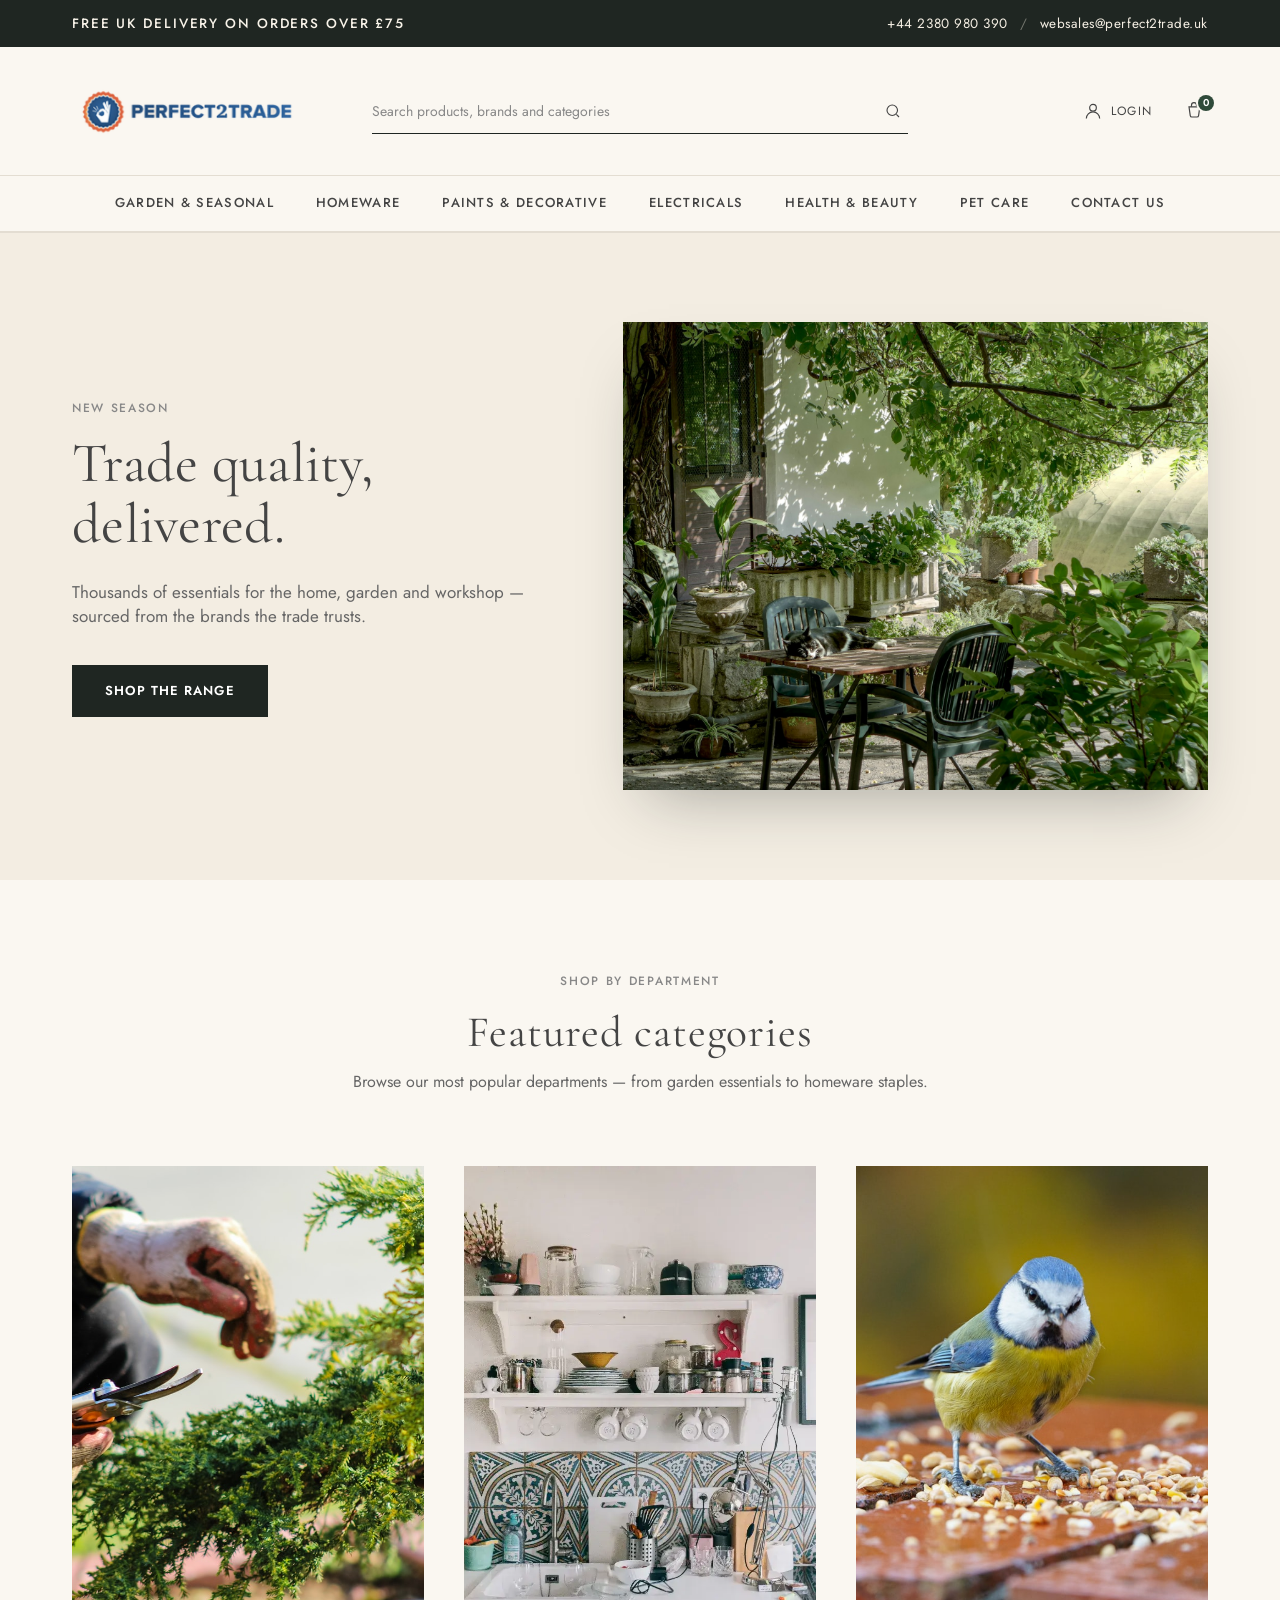
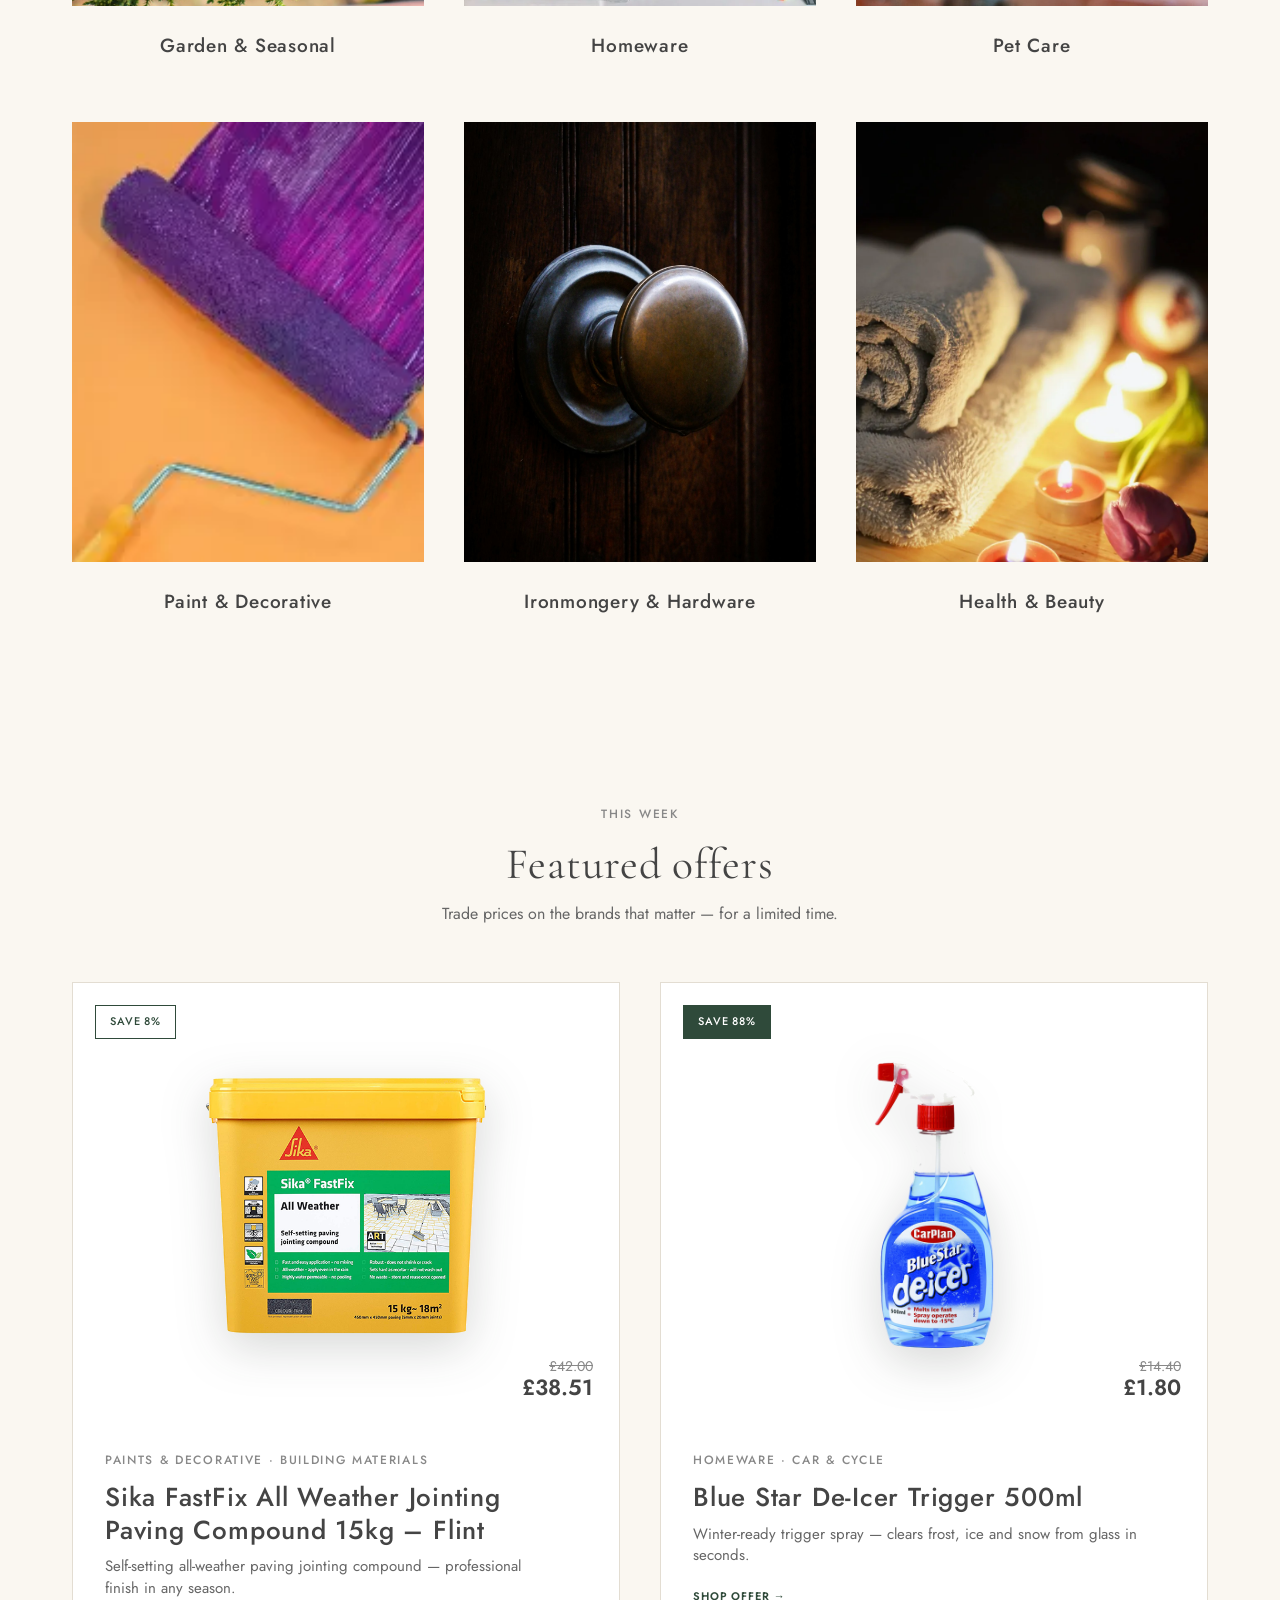
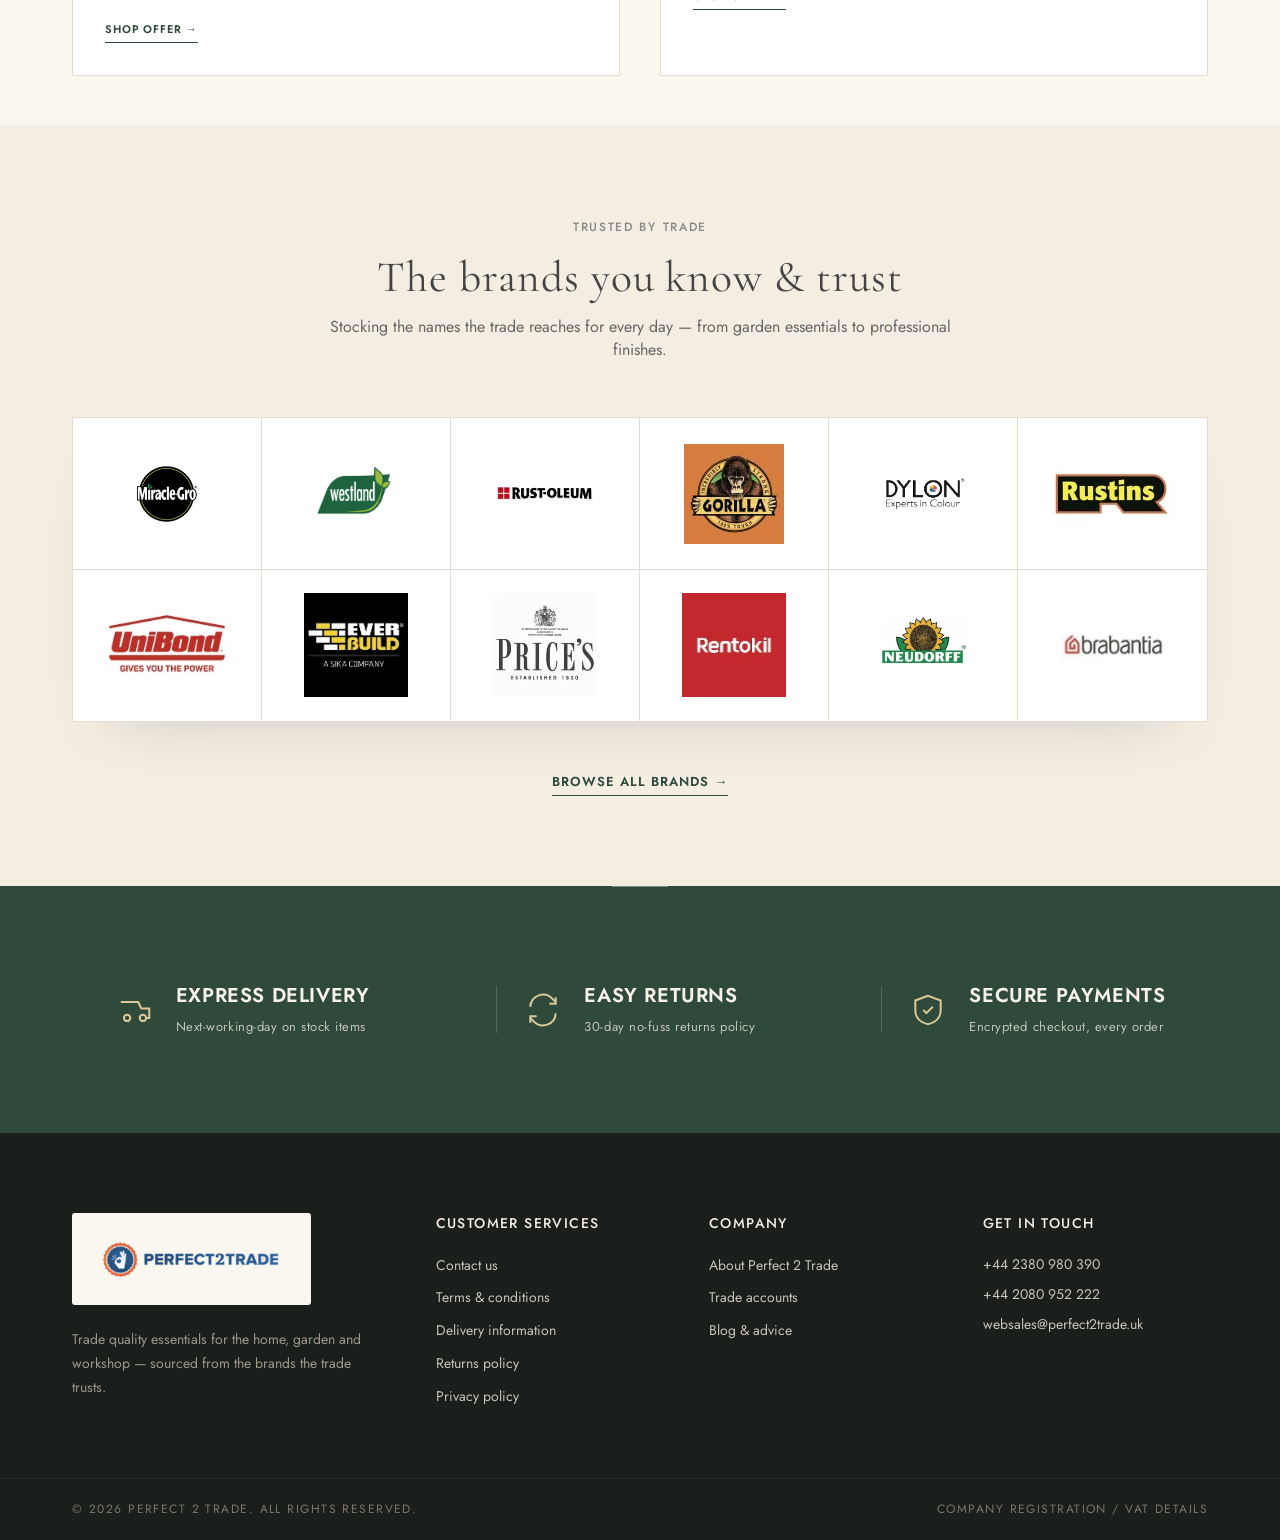
<file: index.html>
<!DOCTYPE html>
<html lang="en">
<head>
<meta charset="UTF-8">
<title>Perfect 2 Trade — Redesign</title>
<meta http-equiv="refresh" content="0; url=homepage-redesign/">
<link rel="canonical" href="homepage-redesign/">
<script>window.location.replace("homepage-redesign/");</script>
</head>
<body>
<p>Redirecting to the <a href="homepage-redesign/">Perfect 2 Trade redesign</a>&hellip;</p>
</body>
</html>
</file>
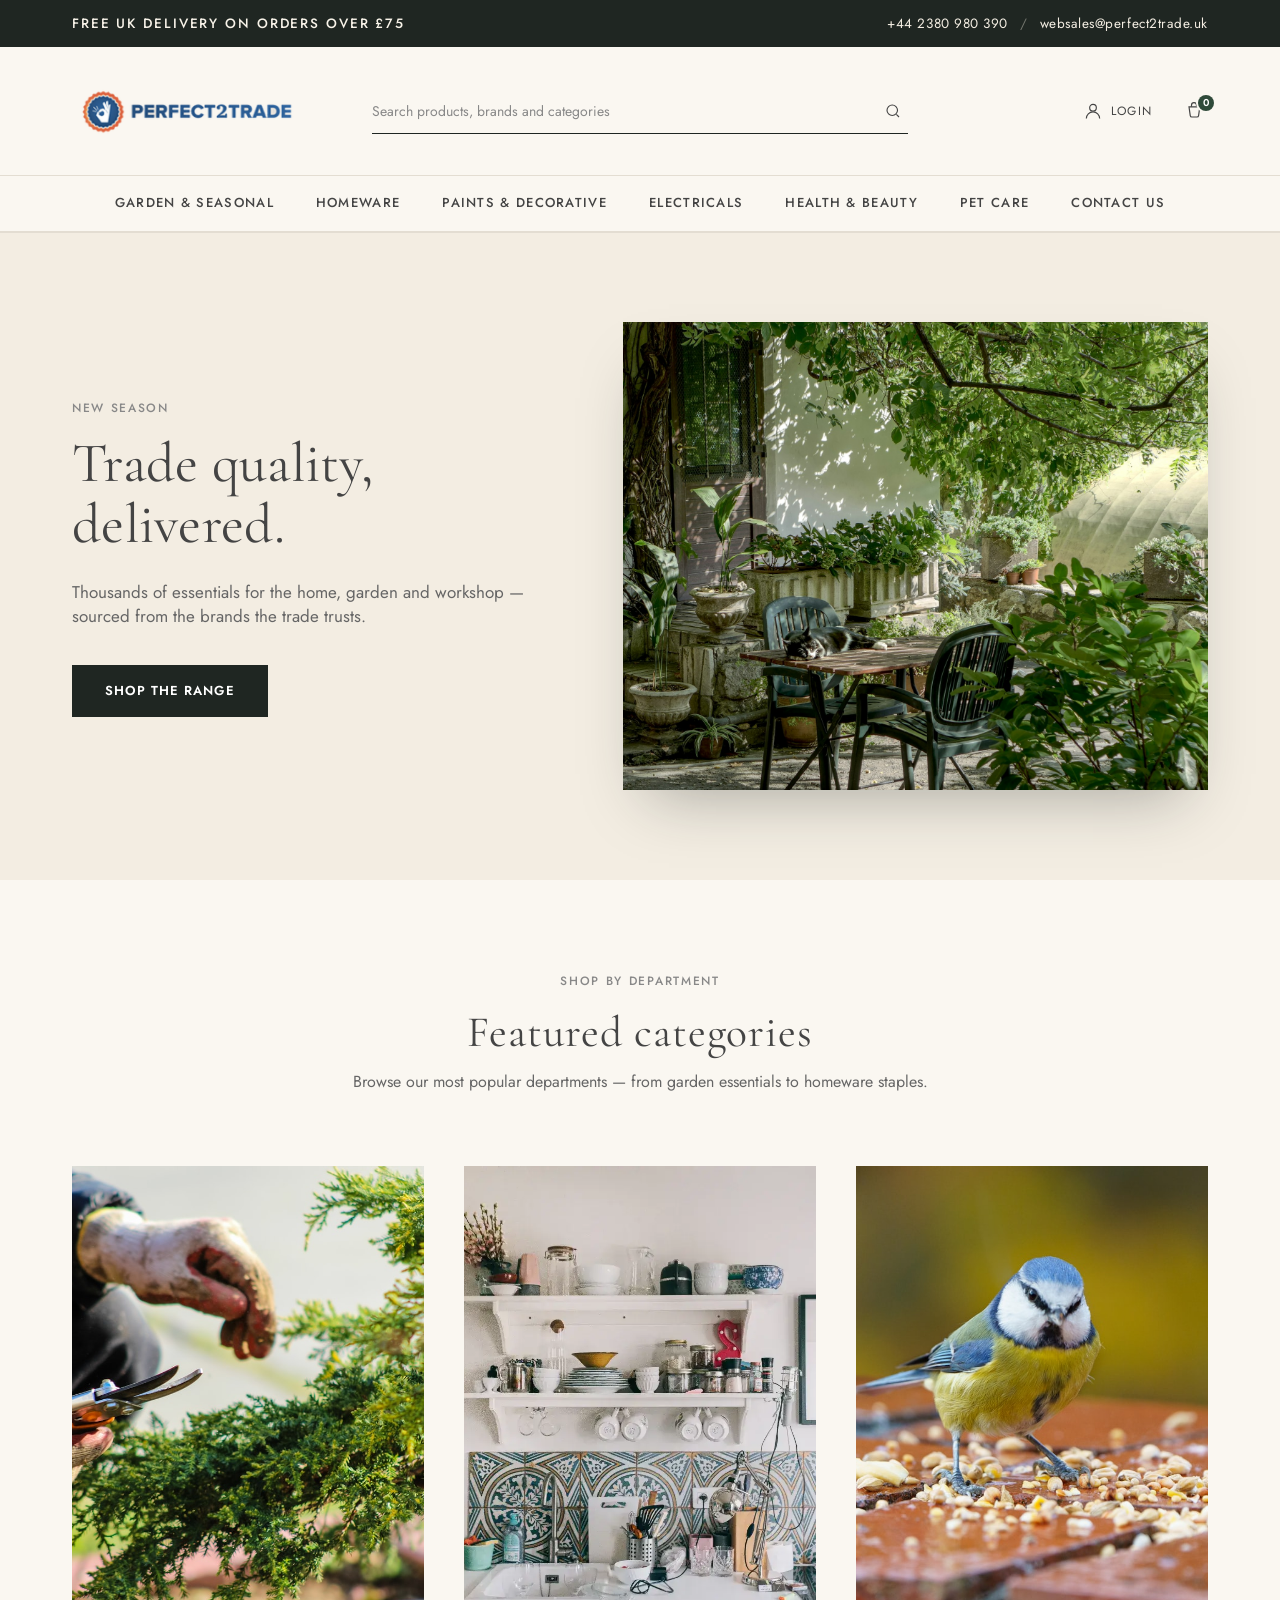
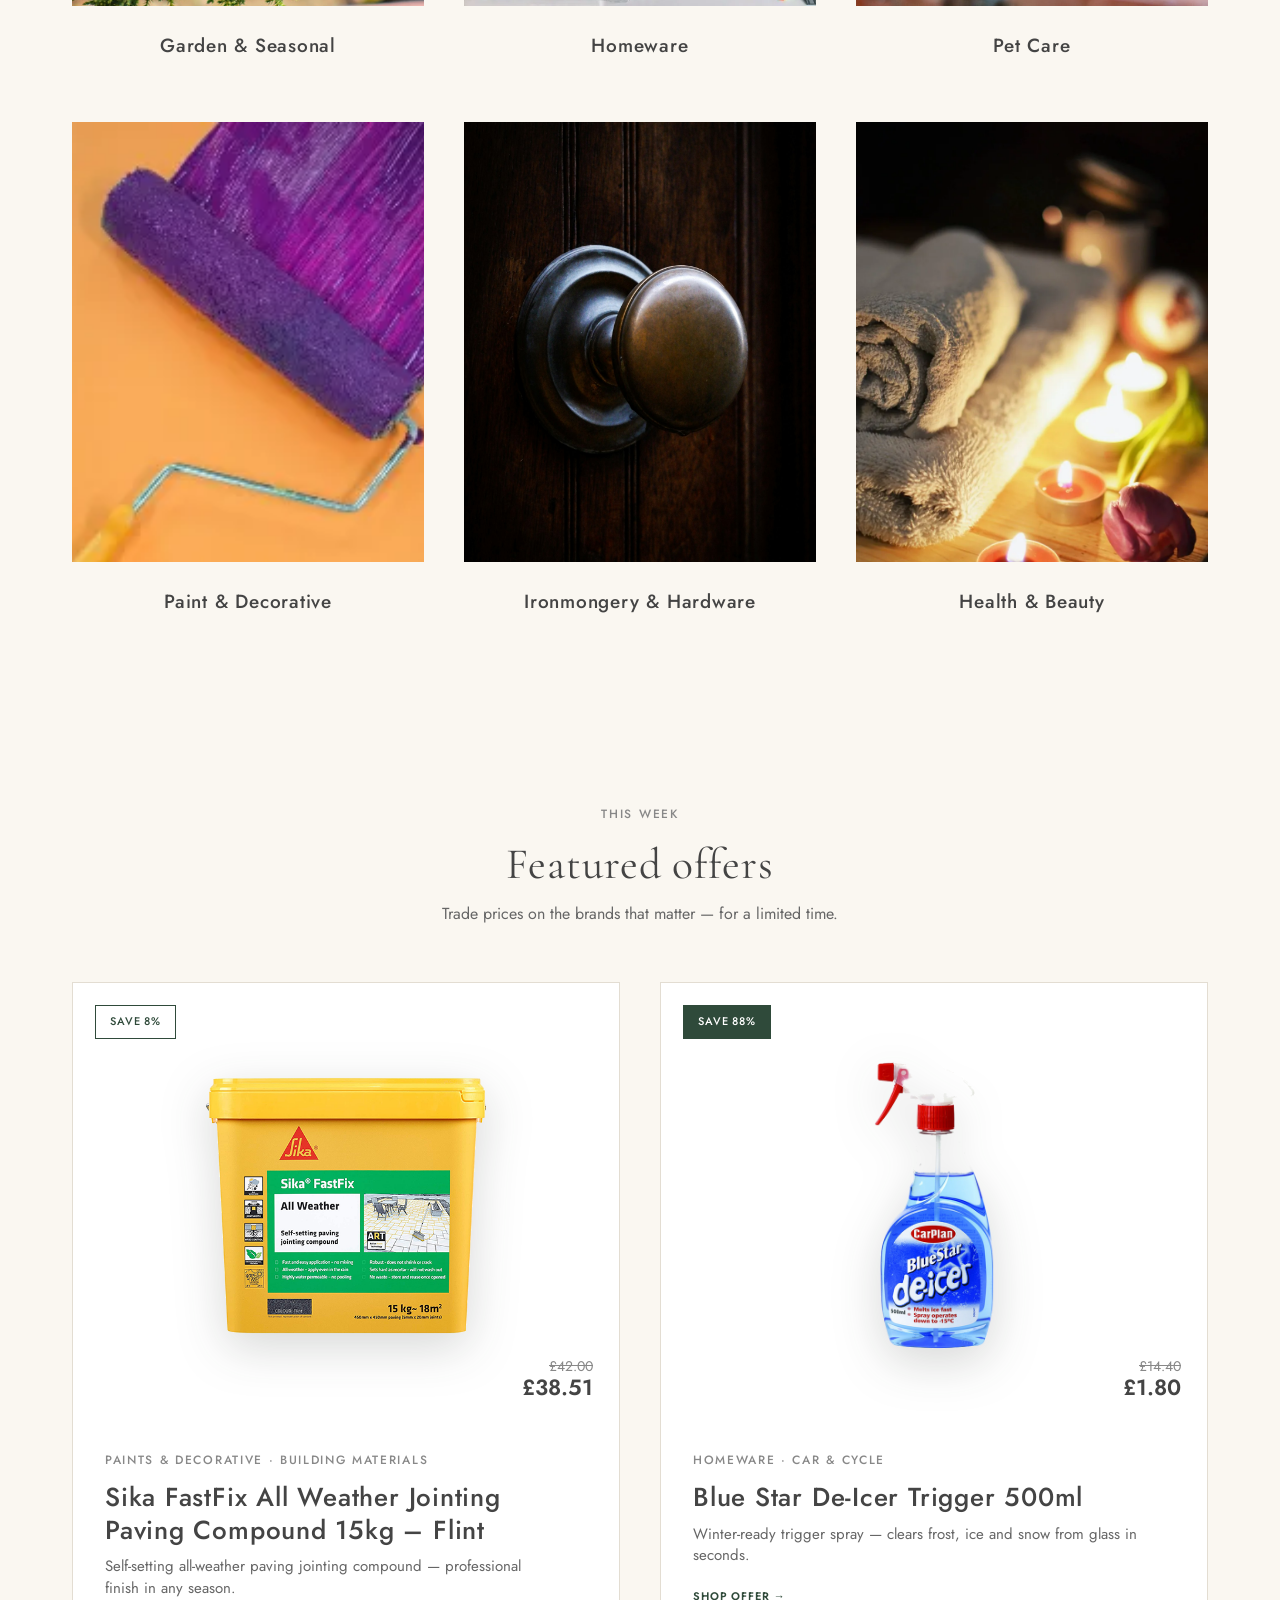
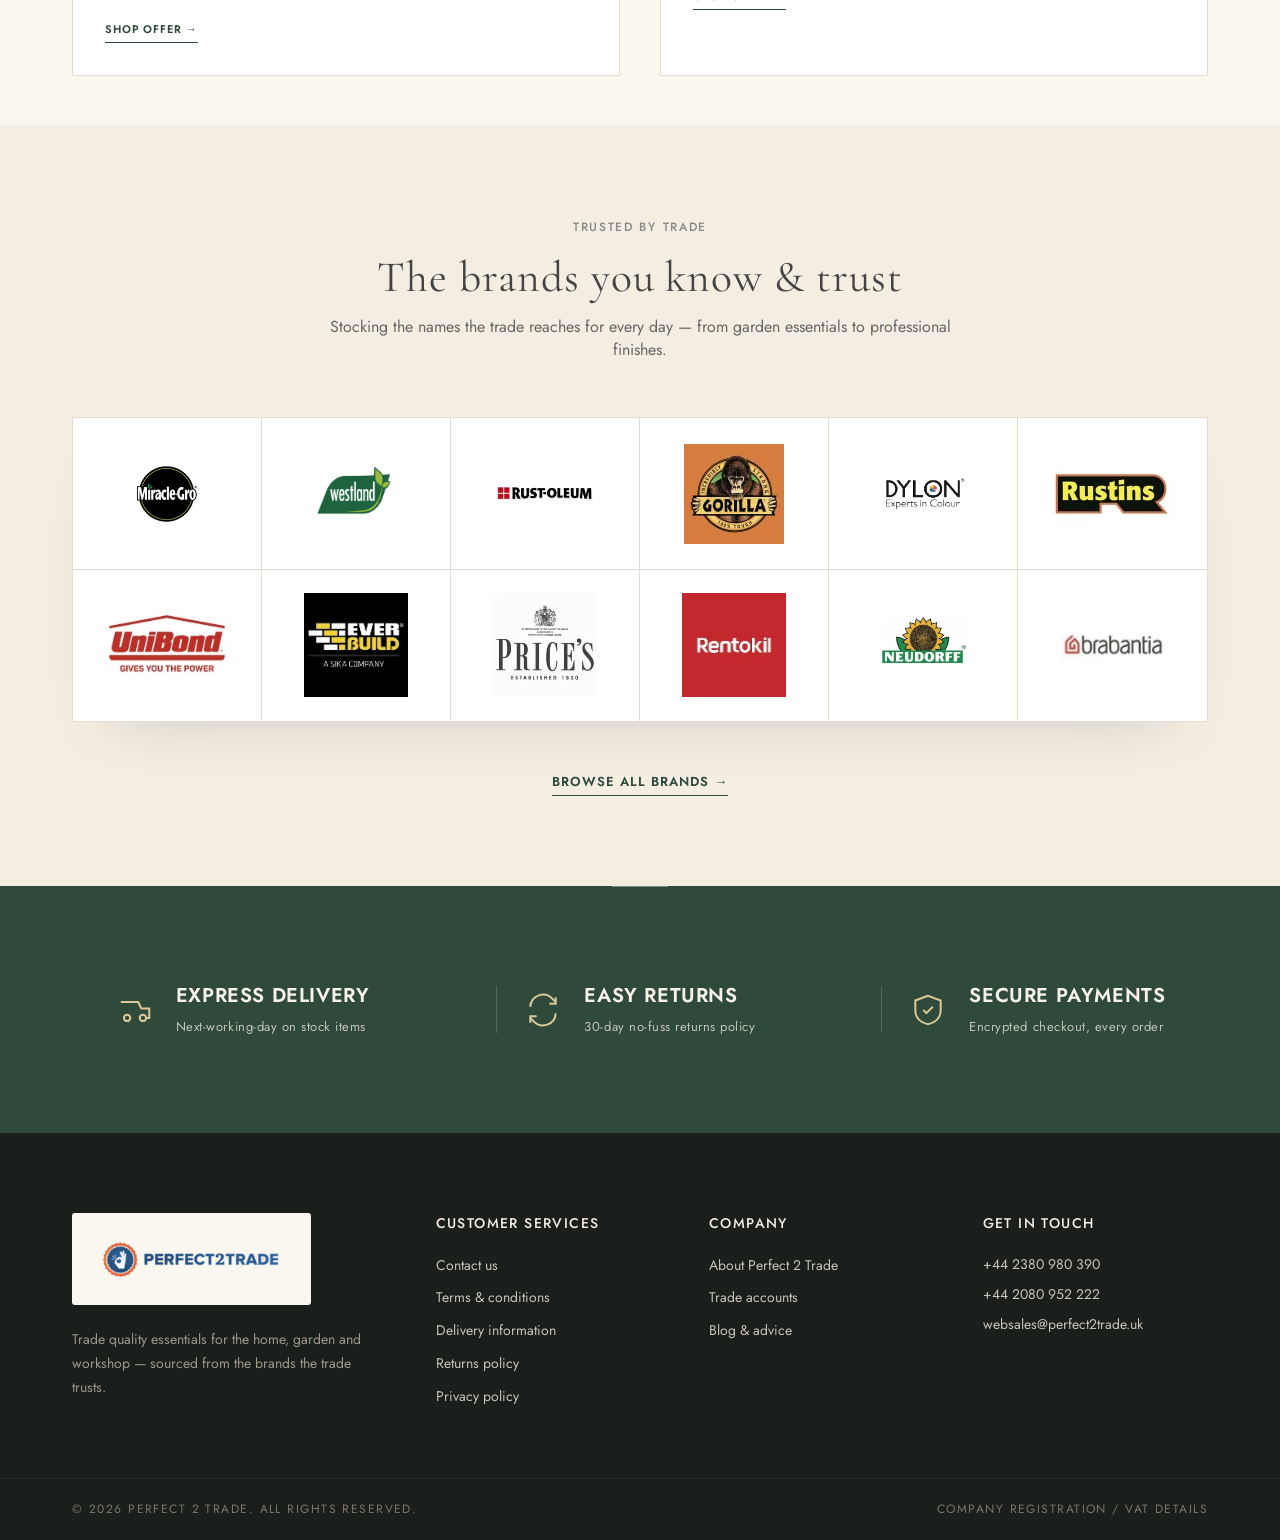
<file: homepage-redesign/index.html>
<!DOCTYPE html>
<html lang="en">
<head>
<meta charset="UTF-8" />
<meta name="viewport" content="width=device-width, initial-scale=1.0" />
<title>Perfect 2 Trade — Trade Quality Supplies Online</title>
<link rel="preconnect" href="https://fonts.googleapis.com">
<link rel="preconnect" href="https://fonts.gstatic.com" crossorigin>
<link href="https://fonts.googleapis.com/css2?family=Cormorant+Garamond:wght@400;500;600&family=Jost:wght@300;400;500;600&display=swap" rel="stylesheet">
<link rel="stylesheet" href="styles.css?v=2026051458" />
</head>
<body>

<!-- Utility bar -->
<div class="utility-bar">
  <div class="container utility-bar__inner">
    <span class="utility-bar__msg">Free UK delivery on orders over &pound;75</span>
    <div class="utility-bar__contact">
      <a href="tel:+442380980390">+44 2380 980 390</a>
      <span class="sep">/</span>
      <a href="mailto:websales@perfect2trade.uk">websales@perfect2trade.uk</a>
    </div>
  </div>
</div>

<!-- Header -->
<header class="header">
  <div class="container header__inner">
    <button class="nav-toggle" type="button" aria-label="Open menu" aria-expanded="false" aria-controls="primary-nav">
      <span class="nav-toggle__bar"></span>
      <span class="nav-toggle__bar"></span>
      <span class="nav-toggle__bar"></span>
    </button>
    <button class="header__search-toggle" type="button" aria-label="Open search" aria-controls="search-overlay">
      <svg width="20" height="20" viewBox="0 0 24 24" fill="none" stroke="currentColor" stroke-width="1.5"><circle cx="11" cy="11" r="7"/><path d="m20 20-3.5-3.5"/></svg>
    </button>

    <a href="index.html" class="logo">
      <img src="assets/p2logo.png?v=2" alt="Perfect 2 Trade" class="logo__img" />
    </a>

    <form class="search" role="search">
      <input type="search" placeholder="Search products, brands and categories" aria-label="Search" />
      <button type="submit" aria-label="Search">
        <svg width="18" height="18" viewBox="0 0 24 24" fill="none" stroke="currentColor" stroke-width="1.5"><circle cx="11" cy="11" r="7"/><path d="m20 20-3.5-3.5"/></svg>
      </button>
    </form>

    <nav class="header__actions" aria-label="User">
      <a href="account-login.html" class="icon-link">
        <svg width="20" height="20" viewBox="0 0 24 24" fill="none" stroke="currentColor" stroke-width="1.4"><circle cx="12" cy="8" r="4"/><path d="M4 21c0-4.4 3.6-8 8-8s8 3.6 8 8"/></svg>
        <span>Login</span>
      </a>
      <div class="cart-dock">
        <a href="#" class="icon-link icon-link--cart" data-cart-toggle aria-haspopup="true" aria-expanded="false">
          <svg width="20" height="20" viewBox="0 0 24 24" fill="none" stroke="currentColor" stroke-width="1.4"><path d="M6 7h13l-1.5 10.5a2 2 0 0 1-2 1.7H9.5a2 2 0 0 1-2-1.7L6 7Z"/><path d="M9 7V5a3 3 0 0 1 6 0v2"/></svg>
          <em class="badge">0</em>
        </a>
        <div class="cart-dropdown" role="dialog" aria-label="Shopping cart">
          <button class="cart-close" type="button" aria-label="Close cart">
            <svg width="22" height="22" viewBox="0 0 24 24" fill="none" stroke="currentColor" stroke-width="1.6" stroke-linecap="round"><path d="M6 6 L18 18"/><path d="M18 6 L6 18"/></svg>
          </button>
          <div class="cart-dropdown__head">
            <h5>Shopping cart</h5>
            <span class="cart-dropdown__count">0 items</span>
          </div>
          <div class="cart-empty">
            <svg width="36" height="36" viewBox="0 0 24 24" fill="none" stroke="currentColor" stroke-width="1.3"><path d="M6 7h13l-1.5 10.5a2 2 0 0 1-2 1.7H9.5a2 2 0 0 1-2-1.7L6 7Z"/><path d="M9 7V5a3 3 0 0 1 6 0v2"/></svg>
            <p>Your cart is currently empty.</p>
            <a href="index.html" class="btn btn--ghost btn--small">Return to shop</a>
          </div>
        </div>
      </div>
    </nav>
  </div>

  <!-- Primary nav -->
  <nav id="primary-nav" class="primary-nav" aria-label="Primary">
    <button class="nav-close" type="button" aria-label="Close menu">
      <svg width="22" height="22" viewBox="0 0 24 24" fill="none" stroke="currentColor" stroke-width="1.6" stroke-linecap="round"><path d="M6 6 L18 18"/><path d="M18 6 L6 18"/></svg>
    </button>
    <div class="container primary-nav__inner">
      <ul>

        <li class="has-mega">
          <a href="category-garden-seasonal.html">Garden &amp; Seasonal</a>
          <div class="mega" role="menu">
            <div class="container mega__inner">
              <div class="mega__cols">
                <div class="mega__col">
                  <h5>Garden Chemicals &amp; Growing Media</h5>
                  <ul>
                    <li><a href="category-garden-chemicals.html">Plant food &amp; fertiliser</a></li>
                    <li><a href="category-garden-chemicals.html">Compost &amp; soil</a></li>
                    <li><a href="category-garden-chemicals.html">Weed &amp; pest control</a></li>
                    <li><a href="category-garden-chemicals.html">Lawn care</a></li>
                    <li><a href="category-garden-chemicals.html">Seeds &amp; bulbs</a></li>
                  </ul>
                </div>
                <div class="mega__col">
                  <h5>Garden Sundries</h5>
                  <ul>
                    <li><a href="category-garden-chemicals.html">Hand tools</a></li>
                    <li><a href="category-garden-chemicals.html">Planters &amp; pots</a></li>
                    <li><a href="category-garden-chemicals.html">Watering &amp; hoses</a></li>
                    <li><a href="category-garden-chemicals.html">Twine &amp; supports</a></li>
                    <li><a href="category-garden-chemicals.html">Outdoor lighting</a></li>
                  </ul>
                </div>
                <div class="mega__col">
                  <h5>Seasonal</h5>
                  <ul>
                    <li><a href="category-garden-chemicals.html">Winter essentials</a></li>
                    <li><a href="category-garden-chemicals.html">De-icing &amp; salt</a></li>
                    <li><a href="category-garden-chemicals.html">BBQ &amp; outdoor cooking</a></li>
                    <li><a href="category-garden-chemicals.html">Christmas decor</a></li>
                    <li><a href="category-garden-chemicals.html">Spring planting</a></li>
                  </ul>
                  <a href="category-garden-seasonal.html" class="mega__shop-all">Shop all Garden &rarr;</a>
                </div>
              </div>
              <a href="category-garden-seasonal.html" class="mega__promo">
                <img src="assets/category-garden.jpg" alt="" loading="lazy" />
                <div class="mega__promo-body">
                  <span class="eyebrow">Featured</span>
                  <h6>Spring planting essentials</h6>
                  <span class="link-arrow">Shop now &rarr;</span>
                </div>
              </a>
            </div>
          </div>
        </li>

        <li class="has-mega">
          <a href="category-garden-seasonal.html">Homeware</a>
          <div class="mega" role="menu">
            <div class="container mega__inner">
              <div class="mega__cols">
                <div class="mega__col">
                  <h5>Kitchen &amp; Cleaning</h5>
                  <ul>
                    <li><a href="category-garden-chemicals.html">Kitchenware</a></li>
                    <li><a href="category-garden-chemicals.html">Cleaning materials</a></li>
                    <li><a href="category-garden-chemicals.html">Domestic chemicals</a></li>
                    <li><a href="category-garden-chemicals.html">Laundry &amp; fabric care</a></li>
                    <li><a href="category-garden-chemicals.html">Bins &amp; storage</a></li>
                  </ul>
                </div>
                <div class="mega__col">
                  <h5>Lighting &amp; Batteries</h5>
                  <ul>
                    <li><a href="category-garden-chemicals.html">Light bulbs</a></li>
                    <li><a href="category-garden-chemicals.html">Lamps &amp; fittings</a></li>
                    <li><a href="category-garden-chemicals.html">Household batteries</a></li>
                    <li><a href="category-garden-chemicals.html">Torches</a></li>
                    <li><a href="category-garden-chemicals.html">Plugs &amp; adapters</a></li>
                  </ul>
                </div>
                <div class="mega__col">
                  <h5>Living &amp; Decor</h5>
                  <ul>
                    <li><a href="category-garden-chemicals.html">Candles &amp; fragrance</a></li>
                    <li><a href="category-garden-chemicals.html">Car &amp; cycle accessories</a></li>
                    <li><a href="category-garden-chemicals.html">Appliances</a></li>
                    <li><a href="category-garden-chemicals.html">Electrical accessories</a></li>
                  </ul>
                  <a href="category-garden-seasonal.html" class="mega__shop-all">Shop all Homeware &rarr;</a>
                </div>
              </div>
              <a href="category-garden-seasonal.html" class="mega__promo">
                <img src="assets/p2t/HOMEWARE-scaled.webp" alt="" loading="lazy" />
                <div class="mega__promo-body">
                  <span class="eyebrow">Brand spotlight</span>
                  <h6>Brabantia storage</h6>
                  <span class="link-arrow">Discover &rarr;</span>
                </div>
              </a>
            </div>
          </div>
        </li>

        <li class="has-mega">
          <a href="category-garden-seasonal.html">Paints &amp; Decorative</a>
          <div class="mega" role="menu">
            <div class="container mega__inner">
              <div class="mega__cols">
                <div class="mega__col">
                  <h5>Paints</h5>
                  <ul>
                    <li><a href="category-garden-chemicals.html">Interior paints</a></li>
                    <li><a href="category-garden-chemicals.html">Exterior paints</a></li>
                    <li><a href="category-garden-chemicals.html">Speciality paints</a></li>
                    <li><a href="category-garden-chemicals.html">Woodcare &amp; stains</a></li>
                    <li><a href="category-garden-chemicals.html">Spray paints</a></li>
                  </ul>
                </div>
                <div class="mega__col">
                  <h5>Tools &amp; Preparation</h5>
                  <ul>
                    <li><a href="category-garden-chemicals.html">Decorating tools</a></li>
                    <li><a href="category-garden-chemicals.html">DIY tools</a></li>
                    <li><a href="category-garden-chemicals.html">Brushes &amp; rollers</a></li>
                    <li><a href="category-garden-chemicals.html">Fillers &amp; sandpaper</a></li>
                    <li><a href="category-garden-chemicals.html">Masking &amp; sheeting</a></li>
                  </ul>
                </div>
                <div class="mega__col">
                  <h5>Adhesives &amp; Building</h5>
                  <ul>
                    <li><a href="category-garden-chemicals.html">Adhesives &amp; sealants</a></li>
                    <li><a href="category-garden-chemicals.html">Building materials</a></li>
                    <li><a href="category-garden-chemicals.html">Tapes</a></li>
                    <li><a href="category-garden-chemicals.html">Cement &amp; mortar</a></li>
                  </ul>
                  <a href="category-garden-seasonal.html" class="mega__shop-all">Shop all Paints &rarr;</a>
                </div>
              </div>
              <a href="category-garden-seasonal.html" class="mega__promo">
                <img src="assets/p2t/PAINT-DECORATIVE-1536x1488-2.webp" alt="" loading="lazy" />
                <div class="mega__promo-body">
                  <span class="eyebrow">Trade favourite</span>
                  <h6>Rust-Oleum collection</h6>
                  <span class="link-arrow">Shop now &rarr;</span>
                </div>
              </a>
            </div>
          </div>
        </li>

        <li class="has-mega">
          <a href="category-garden-seasonal.html">Electricals</a>
          <div class="mega" role="menu">
            <div class="container mega__inner">
              <div class="mega__cols">
                <div class="mega__col">
                  <h5>Lighting &amp; Batteries</h5>
                  <ul>
                    <li><a href="category-garden-chemicals.html">LED bulbs</a></li>
                    <li><a href="category-garden-chemicals.html">Halogen &amp; fluorescent</a></li>
                    <li><a href="category-garden-chemicals.html">Torches &amp; lanterns</a></li>
                    <li><a href="category-garden-chemicals.html">Household batteries</a></li>
                    <li><a href="category-garden-chemicals.html">Rechargeables</a></li>
                  </ul>
                </div>
                <div class="mega__col">
                  <h5>Appliances</h5>
                  <ul>
                    <li><a href="category-garden-chemicals.html">Small kitchen appliances</a></li>
                    <li><a href="category-garden-chemicals.html">Cleaning appliances</a></li>
                    <li><a href="category-garden-chemicals.html">Personal care</a></li>
                    <li><a href="category-garden-chemicals.html">Heaters &amp; fans</a></li>
                  </ul>
                </div>
                <div class="mega__col">
                  <h5>Accessories</h5>
                  <ul>
                    <li><a href="category-garden-chemicals.html">Plugs, sockets &amp; fuses</a></li>
                    <li><a href="category-garden-chemicals.html">Extension leads</a></li>
                    <li><a href="category-garden-chemicals.html">Cable &amp; wiring</a></li>
                    <li><a href="category-garden-chemicals.html">Smart home</a></li>
                  </ul>
                  <a href="category-garden-seasonal.html" class="mega__shop-all">Shop all Electricals &rarr;</a>
                </div>
              </div>
              <a href="category-garden-seasonal.html" class="mega__promo">
                <img src="assets/p2t/HOMEWARE-scaled.webp" alt="" loading="lazy" />
                <div class="mega__promo-body">
                  <span class="eyebrow">New in</span>
                  <h6>LED lighting range</h6>
                  <span class="link-arrow">See more &rarr;</span>
                </div>
              </a>
            </div>
          </div>
        </li>

        <li class="has-mega">
          <a href="category-garden-seasonal.html">Health &amp; Beauty</a>
          <div class="mega" role="menu">
            <div class="container mega__inner">
              <div class="mega__cols">
                <div class="mega__col">
                  <h5>Personal Care</h5>
                  <ul>
                    <li><a href="category-garden-chemicals.html">Men&rsquo;s care</a></li>
                    <li><a href="category-garden-chemicals.html">Women&rsquo;s care</a></li>
                    <li><a href="category-garden-chemicals.html">Baby care</a></li>
                    <li><a href="category-garden-chemicals.html">Oral care</a></li>
                    <li><a href="category-garden-chemicals.html">Bath &amp; shower</a></li>
                  </ul>
                </div>
                <div class="mega__col">
                  <h5>Fragrance</h5>
                  <ul>
                    <li><a href="category-garden-chemicals.html">Perfumes</a></li>
                    <li><a href="category-garden-chemicals.html">Fragrance oils</a></li>
                    <li><a href="category-garden-chemicals.html">Aftershave</a></li>
                    <li><a href="category-garden-chemicals.html">Body sprays</a></li>
                  </ul>
                </div>
                <div class="mega__col">
                  <h5>Wellbeing</h5>
                  <ul>
                    <li><a href="category-garden-chemicals.html">Health care</a></li>
                    <li><a href="category-garden-chemicals.html">First aid</a></li>
                    <li><a href="category-garden-chemicals.html">Vitamins &amp; supplements</a></li>
                  </ul>
                  <a href="category-garden-seasonal.html" class="mega__shop-all">Shop all Health &amp; Beauty &rarr;</a>
                </div>
              </div>
              <a href="category-garden-seasonal.html" class="mega__promo">
                <img src="assets/p2t/HEALTH-BEAUTY-scaled.webp" alt="" loading="lazy" />
                <div class="mega__promo-body">
                  <span class="eyebrow">Featured</span>
                  <h6>Astonish &amp; favourites</h6>
                  <span class="link-arrow">Shop edit &rarr;</span>
                </div>
              </a>
            </div>
          </div>
        </li>

        <li class="has-mega">
          <a href="category-garden-seasonal.html">Pet Care</a>
          <div class="mega" role="menu">
            <div class="container mega__inner">
              <div class="mega__cols">
                <div class="mega__col">
                  <h5>Dog</h5>
                  <ul>
                    <li><a href="category-garden-chemicals.html">Dog food &amp; treats</a></li>
                    <li><a href="category-garden-chemicals.html">Toys</a></li>
                    <li><a href="category-garden-chemicals.html">Beds &amp; bedding</a></li>
                    <li><a href="category-garden-chemicals.html">Grooming</a></li>
                    <li><a href="category-garden-chemicals.html">Leads &amp; collars</a></li>
                  </ul>
                </div>
                <div class="mega__col">
                  <h5>Cat</h5>
                  <ul>
                    <li><a href="category-garden-chemicals.html">Cat food &amp; treats</a></li>
                    <li><a href="category-garden-chemicals.html">Litter &amp; trays</a></li>
                    <li><a href="category-garden-chemicals.html">Toys &amp; scratchers</a></li>
                    <li><a href="category-garden-chemicals.html">Beds &amp; carriers</a></li>
                  </ul>
                </div>
                <div class="mega__col">
                  <h5>Other Pets</h5>
                  <ul>
                    <li><a href="category-garden-chemicals.html">Small animals</a></li>
                    <li><a href="category-garden-chemicals.html">Birds &amp; wild birds</a></li>
                    <li><a href="category-garden-chemicals.html">Fish &amp; aquarium</a></li>
                    <li><a href="category-garden-chemicals.html">Pest &amp; flea control</a></li>
                  </ul>
                  <a href="category-garden-seasonal.html" class="mega__shop-all">Shop all Pet Care &rarr;</a>
                </div>
              </div>
              <a href="category-garden-seasonal.html" class="mega__promo">
                <img src="assets/category-pet.jpg" alt="" loading="lazy" />
                <div class="mega__promo-body">
                  <span class="eyebrow">Tail-waggers</span>
                  <h6>Premium dog food</h6>
                  <span class="link-arrow">Shop dog &rarr;</span>
                </div>
              </a>
            </div>
          </div>
        </li>

        <li><a href="#">Contact us</a></li>
      </ul>
    </div>
  </nav>
</header>

<!-- Hero -->
<section class="hero">
  <div class="hero__slide">
    <div class="container hero__grid">
      <div class="hero__copy">
        <span class="eyebrow">New Season</span>
        <h1>Trade quality, <em>delivered.</em></h1>
        <p>Thousands of essentials for the home, garden and workshop &mdash; sourced from the brands the trade trusts.</p>
        <a href="category-garden-seasonal.html" class="btn btn--primary">Shop the range</a>
      </div>
      <div class="hero__visual" aria-hidden="true">
        <img src="assets/hero-garden.jpg" alt="" class="hero__image" />
      </div>
    </div>
  </div>
</section>

<!-- Category section -->
<section class="categories">
  <div class="container">
    <header class="section-head">
      <span class="eyebrow">Shop by department</span>
      <h2>Featured categories</h2>
      <p>Browse our most popular departments &mdash; from garden essentials to homeware staples.</p>
    </header>

    <div class="category-grid">
      <a href="category-garden-seasonal.html" class="category-card">
        <div class="category-card__image">
          <img src="assets/category-garden.jpg" alt="Garden & Seasonal" loading="lazy" />
        </div>
        <div class="category-card__body">
          <span class="category-card__label">Garden &amp; Seasonal</span>
        </div>
      </a>

      <a href="category-garden-seasonal.html" class="category-card">
        <div class="category-card__image">
          <img src="assets/p2t/HOMEWARE-scaled.webp" alt="Homeware" loading="lazy" />
        </div>
        <div class="category-card__body">
          <span class="category-card__label">Homeware</span>
        </div>
      </a>

      <a href="category-garden-seasonal.html" class="category-card">
        <div class="category-card__image">
          <img src="assets/category-pet.jpg" alt="Pet Care" loading="lazy" />
        </div>
        <div class="category-card__body">
          <span class="category-card__label">Pet Care</span>
        </div>
      </a>

      <a href="category-garden-seasonal.html" class="category-card">
        <div class="category-card__image">
          <img src="assets/p2t/PAINT-DECORATIVE-1536x1488-2.webp" alt="Paint & Decorative" loading="lazy" />
        </div>
        <div class="category-card__body">
          <span class="category-card__label">Paint &amp; Decorative</span>
        </div>
      </a>

      <a href="category-garden-seasonal.html" class="category-card">
        <div class="category-card__image">
          <img src="assets/category-ironmongery.jpg" alt="Ironmongery & Hardware" loading="lazy" />
        </div>
        <div class="category-card__body">
          <span class="category-card__label">Ironmongery &amp; Hardware</span>
        </div>
      </a>

      <a href="category-garden-seasonal.html" class="category-card">
        <div class="category-card__image">
          <img src="assets/p2t/HEALTH-BEAUTY-scaled.webp" alt="Health & Beauty" loading="lazy" />
        </div>
        <div class="category-card__body">
          <span class="category-card__label">Health &amp; Beauty</span>
        </div>
      </a>
    </div>

  </div>
</section>

<!-- Offers -->
<section class="offers">
  <div class="container">
    <header class="section-head section-head--center">
      <span class="eyebrow">This week</span>
      <h2>Featured offers</h2>
      <p>Trade prices on the brands that matter &mdash; for a limited time.</p>
    </header>
    <div class="offer-grid">
      <a href="product-algon-cleaner.html" class="offer-card offer-card--dylon">
        <div class="offer-card__art">
          <span class="offer-card__badge">Save 8%</span>
          <img src="assets/offer-sika.png" alt="Sika FastFix All Weather Jointing Paving Compound" class="offer-card__product" loading="lazy" />
          <div class="offer-card__price">
            <span class="offer-card__was">&pound;42.00</span>
            <span class="offer-card__now">&pound;38.51</span>
          </div>
        </div>
        <div class="offer-card__body">
          <span class="eyebrow">Paints &amp; Decorative &middot; Building Materials</span>
          <h3>Sika FastFix All Weather Jointing Paving Compound 15kg &ndash; Flint</h3>
          <p>Self-setting all-weather paving jointing compound &mdash; professional finish in any season.</p>
          <span class="link-arrow">Shop offer &rarr;</span>
        </div>
      </a>

      <a href="product-algon-cleaner.html" class="offer-card offer-card--sika">
        <div class="offer-card__art">
          <span class="offer-card__badge offer-card__badge--alt">Save 88%</span>
          <img src="assets/offer-deicer.png" alt="Blue Star De-Icer Trigger Spray 500ml" class="offer-card__product" loading="lazy" />
          <div class="offer-card__price">
            <span class="offer-card__was">&pound;14.40</span>
            <span class="offer-card__now">&pound;1.80</span>
          </div>
        </div>
        <div class="offer-card__body">
          <span class="eyebrow">Homeware &middot; Car &amp; Cycle</span>
          <h3>Blue Star De-Icer Trigger 500ml</h3>
          <p>Winter-ready trigger spray &mdash; clears frost, ice and snow from glass in seconds.</p>
          <span class="link-arrow">Shop offer &rarr;</span>
        </div>
      </a>
    </div>
  </div>
</section>

<!-- Brands -->
<section class="brands">
  <div class="container">
    <header class="section-head section-head--center">
      <span class="eyebrow">Trusted by trade</span>
      <h2>The brands you know <em>&amp; trust</em></h2>
      <p>Stocking the names the trade reaches for every day &mdash; from garden essentials to professional finishes.</p>
    </header>
    <ul class="brand-row">
      <li><img src="assets/p2t/resized_resized_Miracle-Gro-800x800.webp" alt="Miracle-Gro" loading="lazy" /></li>
      <li><img src="assets/p2t/Westland.webp" alt="Westland" loading="lazy" /></li>
      <li><img src="assets/p2t/rustoleun.webp" alt="Rust-Oleum" loading="lazy" /></li>
      <li><img src="assets/p2t/Gorilla.webp" alt="Gorilla" loading="lazy" /></li>
      <li><img src="assets/p2t/Dylon.webp" alt="Dylon" loading="lazy" /></li>
      <li><img src="assets/p2t/Rustins-.webp" alt="Rustins" loading="lazy" /></li>
      <li><img src="assets/p2t/Unibond.webp" alt="Unibond" loading="lazy" /></li>
      <li><img src="assets/p2t/Everbuild.webp" alt="Everbuild" loading="lazy" /></li>
      <li><img src="assets/p2t/Prices-Candles-mb.webp" alt="Prices Candles" loading="lazy" /></li>
      <li><img src="assets/p2t/RENTOKIL-mb.webp" alt="Rentokil" loading="lazy" /></li>
      <li><img src="assets/p2t/Neudorff-mb.webp" alt="Neudorff" loading="lazy" /></li>
      <li><img src="assets/p2t/Brabantia-mb.webp" alt="Brabantia" loading="lazy" /></li>
    </ul>
    <div class="brands__cta">
      <a href="category-garden-seasonal.html" class="link-arrow">Browse all brands &rarr;</a>
    </div>
  </div>
</section>

<!-- Trust strip -->
<section class="trust">
  <div class="container trust__inner">
    <div class="trust__item">
      <svg width="26" height="26" viewBox="0 0 24 24" fill="none" stroke="currentColor" stroke-width="1.3"><path d="M3 7h11l2 4h5v6h-2"/><circle cx="7" cy="17" r="2"/><circle cx="17" cy="17" r="2"/></svg>
      <div>
        <strong>Express delivery</strong>
        <span>Next-working-day on stock items</span>
      </div>
    </div>
    <div class="trust__item">
      <svg width="26" height="26" viewBox="0 0 24 24" fill="none" stroke="currentColor" stroke-width="1.3"><path d="M4 10a8 8 0 0 1 14-5l2 2"/><path d="M20 4v4h-4"/><path d="M20 14a8 8 0 0 1-14 5l-2-2"/><path d="M4 20v-4h4"/></svg>
      <div>
        <strong>Easy returns</strong>
        <span>30-day no-fuss returns policy</span>
      </div>
    </div>
    <div class="trust__item">
      <svg width="26" height="26" viewBox="0 0 24 24" fill="none" stroke="currentColor" stroke-width="1.3"><path d="M12 3 4 6v6c0 5 3.5 8 8 9 4.5-1 8-4 8-9V6l-8-3Z"/><path d="m9 12 2 2 4-4"/></svg>
      <div>
        <strong>Secure payments</strong>
        <span>Encrypted checkout, every order</span>
      </div>
    </div>
  </div>
</section>

<!-- Footer -->
<footer class="footer">
  <div class="container footer__grid">
    <div class="footer__col footer__col--brand">
      <a href="index.html" class="footer-logo" aria-label="Perfect 2 Trade">
        <img src="assets/p2logo.png?v=2" alt="Perfect 2 Trade" class="footer-logo__img" />
      </a>
      <p>Trade quality essentials for the home, garden and workshop &mdash; sourced from the brands the trade trusts.</p>
    </div>
    <div class="footer__col">
      <h4>Customer services</h4>
      <ul>
        <li><a href="#">Contact us</a></li>
        <li><a href="#">Terms &amp; conditions</a></li>
        <li><a href="#">Delivery information</a></li>
        <li><a href="#">Returns policy</a></li>
        <li><a href="#">Privacy policy</a></li>
      </ul>
    </div>
    <div class="footer__col">
      <h4>Company</h4>
      <ul>
        <li><a href="#">About Perfect 2 Trade</a></li>
        <li><a href="#">Trade accounts</a></li>
        <li><a href="#">Blog &amp; advice</a></li>
      </ul>
    </div>
    <div class="footer__col">
      <h4>Get in touch</h4>
      <ul class="footer__contact">
        <li>+44 2380 980 390</li>
        <li>+44 2080 952 222</li>
        <li>websales@perfect2trade.uk</li>
      </ul>
    </div>
  </div>
  <div class="footer__base">
    <div class="container">
      <span>&copy; 2026 Perfect 2 Trade. All rights reserved.</span>
      <span>Company registration / VAT details</span>
    </div>
  </div>
</footer>

<!-- Mobile nav + cart backdrops -->
<div class="nav-backdrop" hidden></div>
<div class="cart-backdrop" hidden></div>

<!-- Mobile search overlay -->
<div class="search-overlay" id="search-overlay" hidden aria-hidden="true" role="dialog" aria-label="Search">
  <div class="search-overlay__bar">
    <button class="search-overlay__back" type="button" aria-label="Close search">
      <svg width="20" height="20" viewBox="0 0 24 24" fill="none" stroke="currentColor" stroke-width="1.6" stroke-linecap="round"><path d="M14 6l-6 6 6 6"/></svg>
    </button>
    <form class="search-overlay__form" role="search">
      <input type="search" class="search-overlay__input" placeholder="Search for products..." aria-label="Search products" autocomplete="off" />
      <button type="button" class="search-overlay__clear" aria-label="Clear" hidden>
        <svg width="14" height="14" viewBox="0 0 24 24" fill="none" stroke="currentColor" stroke-width="1.8" stroke-linecap="round"><path d="M6 6 L18 18"/><path d="M18 6 L6 18"/></svg>
      </button>
    </form>
  </div>

  <div class="search-overlay__body">
    <section class="search-overlay__group">
      <h3 class="search-overlay__heading">Popular searches</h3>
      <ul class="search-chips">
        <li><a href="category-garden-chemicals.html" class="search-chip">Patio cleaner</a></li>
        <li><a href="category-garden-chemicals.html" class="search-chip">De-icer</a></li>
        <li><a href="category-garden-chemicals.html" class="search-chip">Algon</a></li>
        <li><a href="category-garden-chemicals.html" class="search-chip">Aftercut</a></li>
        <li><a href="category-garden-chemicals.html" class="search-chip">Slug repellent</a></li>
        <li><a href="category-garden-chemicals.html" class="search-chip">Path &amp; patio</a></li>
        <li><a href="category-garden-chemicals.html" class="search-chip">Lawn feed</a></li>
      </ul>
    </section>

    <section class="search-overlay__group">
      <h3 class="search-overlay__heading">Browse categories</h3>
      <ul class="search-links">
        <li><a href="category-garden-seasonal.html">Garden &amp; Seasonal</a></li>
        <li><a href="category-garden-chemicals.html">Garden Chemicals &amp; Growing Media</a></li>
        <li><a href="category-garden-seasonal.html">Homeware</a></li>
        <li><a href="category-garden-seasonal.html">Paints &amp; Decorative</a></li>
        <li><a href="category-garden-seasonal.html">Pet Care</a></li>
        <li><a href="category-garden-seasonal.html">Health &amp; Beauty</a></li>
      </ul>
    </section>

    <section class="search-overlay__group">
      <h3 class="search-overlay__heading">Trending products</h3>
      <ul class="search-products">
        <li>
          <a href="product-algon-cleaner.html">
            <div class="search-product__img"><img src="assets/p2t/Algon-Organic-Path-and-Patio-Cleaner-1.webp" alt="" loading="lazy" /></div>
            <div class="search-product__info">
              <span class="eyebrow">Algon</span>
              <span class="search-product__name">Algon Organic Path and Patio Cleaner 2.5L</span>
              <span class="search-product__price">&pound;5.77 <em>(inc VAT)</em></span>
            </div>
          </a>
        </li>
        <li>
          <a href="product-algon-cleaner.html">
            <div class="search-product__img"><img src="assets/p2t/CarPlan-Blue-Star-Winter-De-Icer-Trigger-Spray-500ml.png" alt="" loading="lazy" /></div>
            <div class="search-product__info">
              <span class="eyebrow">CarPlan</span>
              <span class="search-product__name">CarPlan De Icer Trigger Spray 500ml</span>
              <span class="search-product__price">&pound;1.80 <em>(inc VAT)</em></span>
            </div>
          </a>
        </li>
        <li>
          <a href="product-algon-cleaner.html">
            <div class="search-product__img"><img src="assets/p2t/20500137-600x600-1.jpg" alt="" loading="lazy" /></div>
            <div class="search-product__info">
              <span class="eyebrow">Westland</span>
              <span class="search-product__name">Aftercut Patch Fix Total Lawn Repair, 2.4 Kg</span>
              <span class="search-product__price">&pound;9.12 <em>(inc VAT)</em></span>
            </div>
          </a>
        </li>
        <li>
          <a href="product-algon-cleaner.html">
            <div class="search-product__img"><img src="assets/p2t/703108-600x600-1.jpg" alt="" loading="lazy" /></div>
            <div class="search-product__info">
              <span class="eyebrow">Agralan</span>
              <span class="search-product__name">Agralan Copper Slug Tape</span>
              <span class="search-product__price">&pound;3.00 <em>(inc VAT)</em></span>
            </div>
          </a>
        </li>
      </ul>
    </section>
  </div>
</div>

<script>
  (function () {
    const searchToggle = document.querySelector('.header__search-toggle');
    const searchOverlay = document.getElementById('search-overlay');
    if (!searchToggle || !searchOverlay) return;
    const searchBack = searchOverlay.querySelector('.search-overlay__back');
    const overlayInput = searchOverlay.querySelector('.search-overlay__input');
    const overlayClear = searchOverlay.querySelector('.search-overlay__clear');
    function openSearch() {
      searchOverlay.hidden = false;
      searchOverlay.setAttribute('aria-hidden', 'false');
      document.body.classList.add('search-open');
      setTimeout(function () { if (overlayInput) overlayInput.focus(); }, 60);
    }
    function closeSearch() {
      searchOverlay.hidden = true;
      searchOverlay.setAttribute('aria-hidden', 'true');
      document.body.classList.remove('search-open');
      if (overlayInput) overlayInput.value = '';
      if (overlayClear) overlayClear.hidden = true;
    }
    searchToggle.addEventListener('click', openSearch);
    if (searchBack) searchBack.addEventListener('click', closeSearch);
    if (overlayInput && overlayClear) {
      overlayInput.addEventListener('input', function () { overlayClear.hidden = overlayInput.value.length === 0; });
      overlayClear.addEventListener('click', function () { overlayInput.value = ''; overlayClear.hidden = true; overlayInput.focus(); });
    }
    document.addEventListener('keydown', function (e) {
      if (e.key === 'Escape' && !searchOverlay.hidden) closeSearch();
    });
  })();
</script>

<script>
  (function () {
    const toggle = document.querySelector('.nav-toggle');
    const close = document.querySelector('.nav-close');
    const nav = document.getElementById('primary-nav');
    const backdrop = document.querySelector('.nav-backdrop');
    const body = document.body;
    if (!toggle || !nav) return;

    function setMenu(open) {
      toggle.setAttribute('aria-expanded', open ? 'true' : 'false');
      toggle.setAttribute('aria-label', open ? 'Close menu' : 'Open menu');
      body.classList.toggle('menu-open', open);
      backdrop.hidden = !open;
    }

    toggle.addEventListener('click', () => {
      setMenu(toggle.getAttribute('aria-expanded') !== 'true');
    });

    if (close) close.addEventListener('click', () => setMenu(false));
    backdrop.addEventListener('click', () => setMenu(false));

    const accordionMq = window.matchMedia('(max-width: 768px)');

    // On mobile, top-level mega items toggle their accordion instead of navigating.
    document.querySelectorAll('.has-mega > a').forEach((a) => {
      a.addEventListener('click', (e) => {
        if (!accordionMq.matches) return;
        e.preventDefault();
        e.stopPropagation();
        a.parentElement.classList.toggle('is-open');
      });
    });

    // Close the drawer when a real sub-link is tapped, but not when toggling
    // a top-level accordion header.
    nav.addEventListener('click', (e) => {
      const a = e.target.closest('a');
      if (!a) return;
      if (a.classList.contains('mega__shop-all')) return;
      if (accordionMq.matches && a.parentElement.classList.contains('has-mega')) return;
      setMenu(false);
    });

    // When resizing past mobile, collapse any open accordions
    accordionMq.addEventListener('change', (e) => {
      if (!e.matches) {
        document.querySelectorAll('.has-mega.is-open').forEach(li => li.classList.remove('is-open'));
      }
    });

    document.addEventListener('keydown', (e) => {
      if (e.key === 'Escape') setMenu(false);
    });

    // Close drawer if viewport grows past mobile breakpoint
    const mq = window.matchMedia('(min-width: 769px)');
    mq.addEventListener('change', (e) => { if (e.matches) setMenu(false); });
  })();

  // Cart dropdown — click toggles drawer; desktop hover is CSS-driven for ≥1025px
  (function () {
    const dock = document.querySelector('.cart-dock');
    const toggle = document.querySelector('[data-cart-toggle]');
    const closeBtn = document.querySelector('.cart-close');
    const backdrop = document.querySelector('.cart-backdrop');
    if (!dock || !toggle) return;
    const drawerMq = window.matchMedia('(max-width: 1024px)');

    function setCart(open) {
      dock.classList.toggle('is-open', open);
      toggle.setAttribute('aria-expanded', open ? 'true' : 'false');
      if (drawerMq.matches) {
        document.body.classList.toggle('cart-open', open);
        if (backdrop) backdrop.hidden = !open;
      }
    }

    toggle.addEventListener('click', (e) => {
      e.preventDefault();
      setCart(!dock.classList.contains('is-open'));
    });
    if (closeBtn) closeBtn.addEventListener('click', () => setCart(false));
    if (backdrop) backdrop.addEventListener('click', () => setCart(false));
    document.addEventListener('click', (e) => {
      if (!dock.contains(e.target) && (!backdrop || !backdrop.contains(e.target))) {
        if (dock.classList.contains('is-open')) setCart(false);
      }
    });
    document.addEventListener('keydown', (e) => {
      if (e.key === 'Escape' && dock.classList.contains('is-open')) setCart(false);
    });
    drawerMq.addEventListener('change', () => {
      if (dock.classList.contains('is-open')) setCart(false);
    });
  })();
</script>

</body>
</html>
</file>
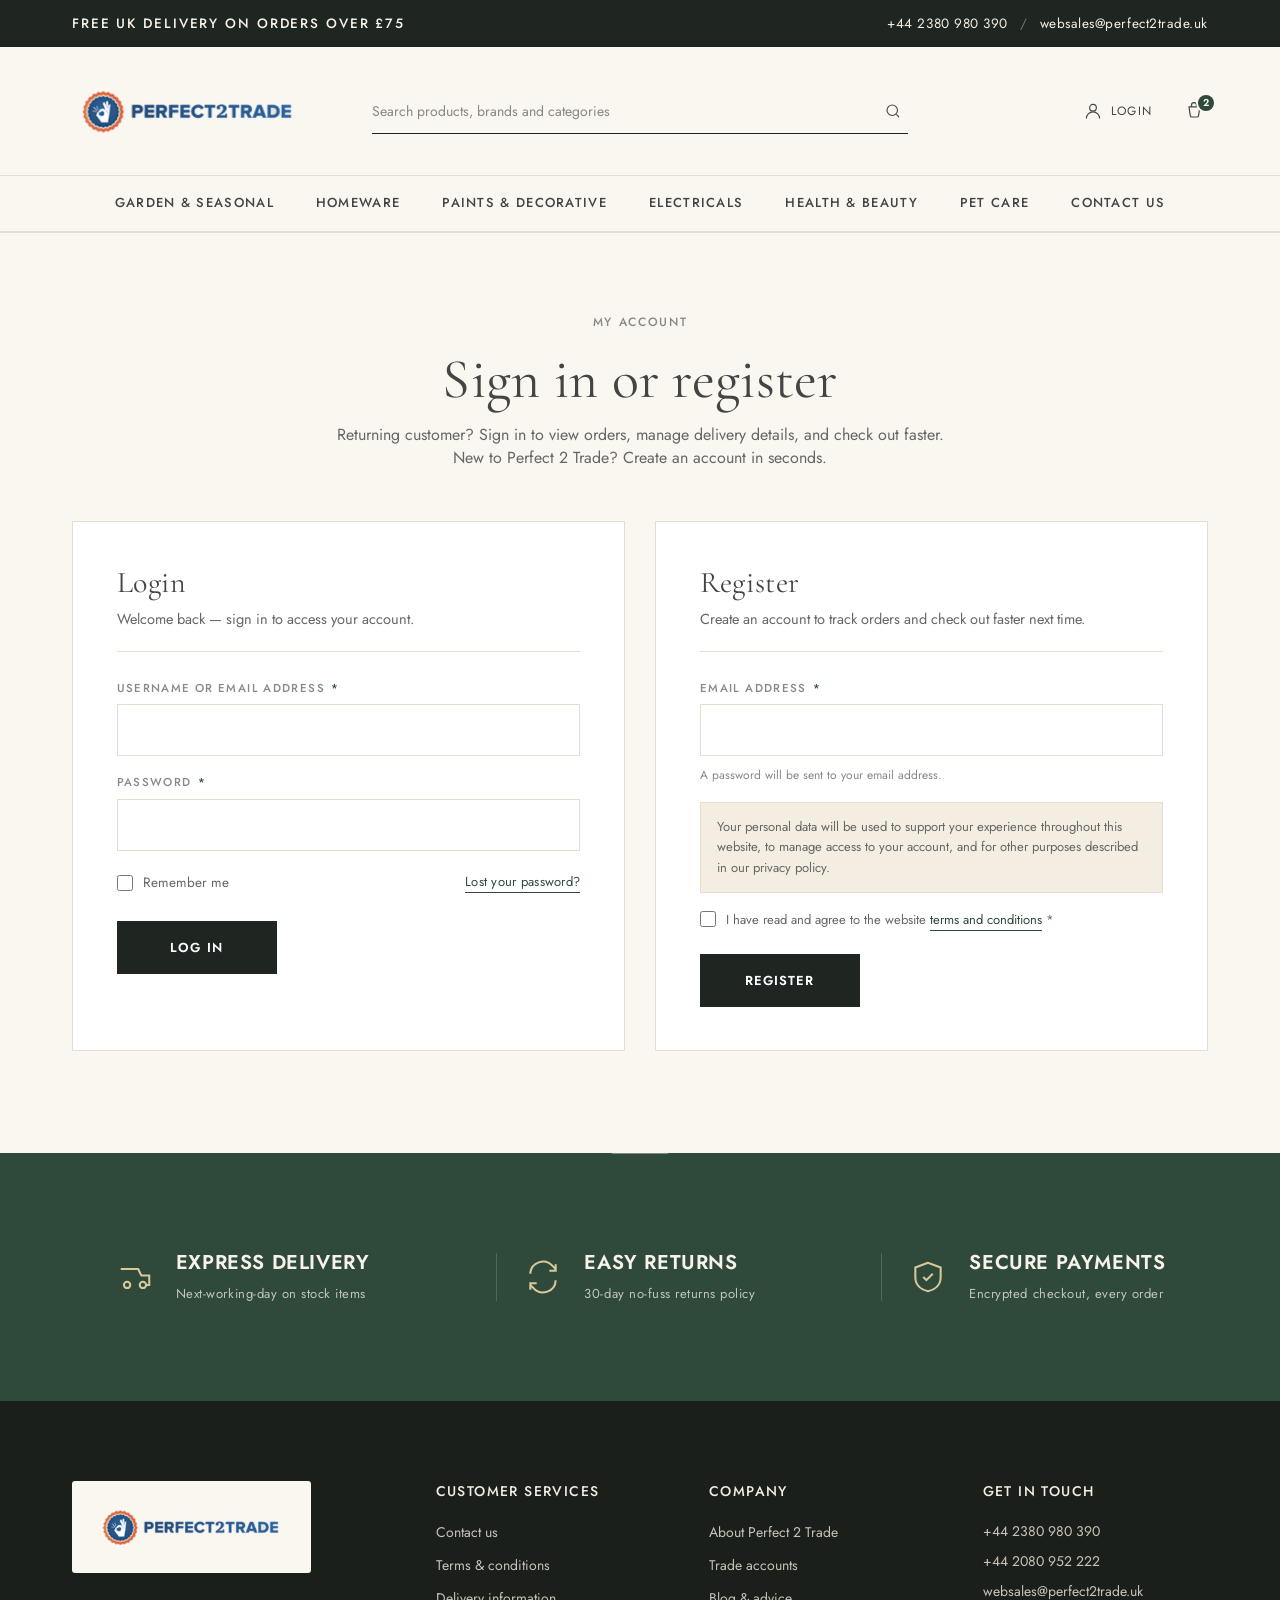
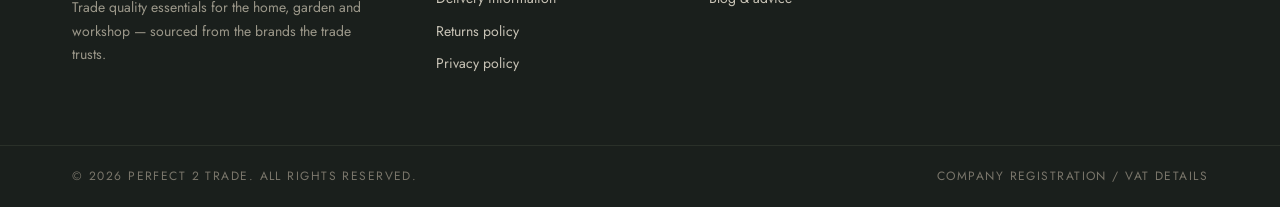
<file: homepage-redesign/account-login.html>
<!DOCTYPE html>
<html lang="en">
<head>
<meta charset="UTF-8" />
<meta name="viewport" content="width=device-width, initial-scale=1.0" />
<title>My Account — Perfect 2 Trade</title>
<link rel="preconnect" href="https://fonts.googleapis.com">
<link rel="preconnect" href="https://fonts.gstatic.com" crossorigin>
<link href="https://fonts.googleapis.com/css2?family=Cormorant+Garamond:wght@400;500;600&family=Jost:wght@300;400;500;600&display=swap" rel="stylesheet">
<link rel="stylesheet" href="styles.css?v=2026051458" />
</head>
<body>

<!-- Utility bar -->
<div class="utility-bar">
  <div class="container utility-bar__inner">
    <span class="utility-bar__msg">Free UK delivery on orders over &pound;75</span>
    <div class="utility-bar__contact">
      <a href="tel:+442380980390">+44 2380 980 390</a>
      <span class="sep">/</span>
      <a href="mailto:websales@perfect2trade.uk">websales@perfect2trade.uk</a>
    </div>
  </div>
</div>

<!-- Header -->
<header class="header">
  <div class="container header__inner">
    <button class="nav-toggle" type="button" aria-label="Open menu" aria-expanded="false" aria-controls="primary-nav">
      <span class="nav-toggle__bar"></span>
      <span class="nav-toggle__bar"></span>
      <span class="nav-toggle__bar"></span>
    </button>
    <button class="header__search-toggle" type="button" aria-label="Open search" aria-controls="search-overlay">
      <svg width="20" height="20" viewBox="0 0 24 24" fill="none" stroke="currentColor" stroke-width="1.5"><circle cx="11" cy="11" r="7"/><path d="m20 20-3.5-3.5"/></svg>
    </button>
    <a href="index.html" class="logo">
      <img src="assets/p2logo.png?v=2" alt="Perfect 2 Trade" class="logo__img" />
    </a>
    <form class="search" role="search">
      <input type="search" placeholder="Search products, brands and categories" aria-label="Search" />
      <button type="submit" aria-label="Search">
        <svg width="18" height="18" viewBox="0 0 24 24" fill="none" stroke="currentColor" stroke-width="1.5"><circle cx="11" cy="11" r="7"/><path d="m20 20-3.5-3.5"/></svg>
      </button>
    </form>
    <nav class="header__actions" aria-label="User">
      <a href="account-login.html" class="icon-link">
        <svg width="20" height="20" viewBox="0 0 24 24" fill="none" stroke="currentColor" stroke-width="1.4"><circle cx="12" cy="8" r="4"/><path d="M4 21c0-4.4 3.6-8 8-8s8 3.6 8 8"/></svg>
        <span>Login</span>
      </a>
      <div class="cart-dock">
        <a href="#" class="icon-link icon-link--cart" data-cart-toggle aria-haspopup="true" aria-expanded="false">
          <svg width="20" height="20" viewBox="0 0 24 24" fill="none" stroke="currentColor" stroke-width="1.4"><path d="M6 7h13l-1.5 10.5a2 2 0 0 1-2 1.7H9.5a2 2 0 0 1-2-1.7L6 7Z"/><path d="M9 7V5a3 3 0 0 1 6 0v2"/></svg>
          <em class="badge">2</em>
        </a>
        <div class="cart-dropdown" role="dialog" aria-label="Shopping cart">
          <button class="cart-close" type="button" aria-label="Close cart">
            <svg width="22" height="22" viewBox="0 0 24 24" fill="none" stroke="currentColor" stroke-width="1.6" stroke-linecap="round"><path d="M6 6 L18 18"/><path d="M18 6 L6 18"/></svg>
          </button>
          <div class="cart-dropdown__head">
            <h5>Shopping cart</h5>
            <span class="cart-dropdown__count">2 items</span>
          </div>
          <ul class="cart-items">
            <li class="cart-item">
              <div class="cart-item__img"><img src="assets/offer-sika.png" alt="" loading="lazy" /></div>
              <div class="cart-item__body">
                <h6 class="cart-item__name">Sika FastFix All Weather Jointing Paving Compound 15kg &ndash; Flint</h6>
                <span class="cart-item__meta">Qty 1 &middot; &pound;38.51</span>
              </div>
              <div class="cart-item__right">
                <span class="cart-item__price">&pound;38.51</span>
                <button class="cart-item__remove" type="button">Remove</button>
              </div>
            </li>
            <li class="cart-item">
              <div class="cart-item__img"><img src="assets/offer-deicer.png" alt="" loading="lazy" /></div>
              <div class="cart-item__body">
                <h6 class="cart-item__name">Blue Star De-Icer Trigger 500ml</h6>
                <span class="cart-item__meta">Qty 2 &middot; &pound;1.80</span>
              </div>
              <div class="cart-item__right">
                <span class="cart-item__price">&pound;3.60</span>
                <button class="cart-item__remove" type="button">Remove</button>
              </div>
            </li>
          </ul>
          <div class="cart-dropdown__foot">
            <div class="cart-dropdown__total">
              <span class="cart-dropdown__total-label">Sub-total</span>
              <span class="cart-dropdown__total-value">&pound;42.11</span>
            </div>
            <p class="cart-dropdown__vat">(excl. delivery)</p>
            <div class="cart-dropdown__btns">
              <a href="cart.html" class="btn btn--ghost btn--small">View bag</a>
              <a href="checkout.html" class="btn btn--primary btn--small">Checkout</a>
            </div>
          </div>
        </div>
      </div>
    </nav>
  </div>

  <nav id="primary-nav" class="primary-nav" aria-label="Primary">
    <button class="nav-close" type="button" aria-label="Close menu">
      <svg width="22" height="22" viewBox="0 0 24 24" fill="none" stroke="currentColor" stroke-width="1.6" stroke-linecap="round"><path d="M6 6 L18 18"/><path d="M18 6 L6 18"/></svg>
    </button>
    <div class="container primary-nav__inner">
      <ul>
        <li><a href="index.html">Garden &amp; Seasonal</a></li>
        <li><a href="index.html">Homeware</a></li>
        <li><a href="index.html">Paints &amp; Decorative</a></li>
        <li><a href="index.html">Electricals</a></li>
        <li><a href="index.html">Health &amp; Beauty</a></li>
        <li><a href="index.html">Pet Care</a></li>
        <li><a href="index.html">Contact us</a></li>
      </ul>
    </div>
  </nav>
</header>

<!-- Account page -->
<main class="account">
  <div class="container">

    <header class="account__head">
      <span class="eyebrow">My account</span>
      <h1>Sign in <em>or register</em></h1>
      <p>Returning customer? Sign in to view orders, manage delivery details, and check out faster. New to Perfect 2 Trade? Create an account in seconds.</p>
    </header>

    <div class="account-grid">

      <!-- Login -->
      <section class="account-card" aria-labelledby="login-heading">
        <header class="account-card__head">
          <h2 id="login-heading">Login</h2>
          <p>Welcome back — sign in to access your account.</p>
        </header>
        <form class="account-form" method="post" action="#">
          <div class="field">
            <label class="field__label" for="login-user">Username or email address <span class="req">*</span></label>
            <input class="field__input" type="text" id="login-user" name="username" autocomplete="username" required />
          </div>
          <div class="field">
            <label class="field__label" for="login-pass">Password <span class="req">*</span></label>
            <input class="field__input" type="password" id="login-pass" name="password" autocomplete="current-password" required />
          </div>
          <div class="account-row">
            <label class="checkbox">
              <input type="checkbox" name="rememberme" value="forever" />
              <span>Remember me</span>
            </label>
            <a class="account-link" href="account-lost-password.html">Lost your password?</a>
          </div>
          <button class="btn btn--primary" type="submit">Log in</button>
        </form>
      </section>

      <!-- Register -->
      <section class="account-card" aria-labelledby="register-heading">
        <header class="account-card__head">
          <h2 id="register-heading">Register</h2>
          <p>Create an account to track orders and check out faster next time.</p>
        </header>
        <form class="account-form" method="post" action="#">
          <div class="field">
            <label class="field__label" for="reg-email">Email address <span class="req">*</span></label>
            <input class="field__input" type="email" id="reg-email" name="email" autocomplete="email" required />
            <span class="field__hint">A password will be sent to your email address.</span>
          </div>
          <p class="account-notice">Your personal data will be used to support your experience throughout this website, to manage access to your account, and for other purposes described in our <a href="#">privacy policy</a>.</p>
          <label class="checkbox checkbox--block">
            <input type="checkbox" name="privacy_policy" required />
            <span>I have read and agree to the website <a href="#">terms and conditions</a> <span class="req">*</span></span>
          </label>
          <button class="btn btn--primary" type="submit">Register</button>
        </form>
      </section>

    </div>

  </div>
</main>

<!-- Trust strip -->
<section class="trust">
  <div class="container trust__inner">
    <div class="trust__item">
      <svg width="26" height="26" viewBox="0 0 24 24" fill="none" stroke="currentColor" stroke-width="1.3"><path d="M3 7h11l2 4h5v6h-2"/><circle cx="7" cy="17" r="2"/><circle cx="17" cy="17" r="2"/></svg>
      <div>
        <strong>Express delivery</strong>
        <span>Next-working-day on stock items</span>
      </div>
    </div>
    <div class="trust__item">
      <svg width="26" height="26" viewBox="0 0 24 24" fill="none" stroke="currentColor" stroke-width="1.3"><path d="M4 10a8 8 0 0 1 14-5l2 2"/><path d="M20 4v4h-4"/><path d="M20 14a8 8 0 0 1-14 5l-2-2"/><path d="M4 20v-4h4"/></svg>
      <div>
        <strong>Easy returns</strong>
        <span>30-day no-fuss returns policy</span>
      </div>
    </div>
    <div class="trust__item">
      <svg width="26" height="26" viewBox="0 0 24 24" fill="none" stroke="currentColor" stroke-width="1.3"><path d="M12 3 4 6v6c0 5 3.5 8 8 9 4.5-1 8-4 8-9V6l-8-3Z"/><path d="m9 12 2 2 4-4"/></svg>
      <div>
        <strong>Secure payments</strong>
        <span>Encrypted checkout, every order</span>
      </div>
    </div>
  </div>
</section>

<!-- Footer -->
<footer class="footer">
  <div class="container footer__grid">
    <div class="footer__col footer__col--brand">
      <a href="index.html" class="footer-logo" aria-label="Perfect 2 Trade">
        <img src="assets/p2logo.png?v=2" alt="Perfect 2 Trade" class="footer-logo__img" />
      </a>
      <p>Trade quality essentials for the home, garden and workshop &mdash; sourced from the brands the trade trusts.</p>
    </div>
    <div class="footer__col">
      <h4>Customer services</h4>
      <ul>
        <li><a href="#">Contact us</a></li>
        <li><a href="#">Terms &amp; conditions</a></li>
        <li><a href="#">Delivery information</a></li>
        <li><a href="#">Returns policy</a></li>
        <li><a href="#">Privacy policy</a></li>
      </ul>
    </div>
    <div class="footer__col">
      <h4>Company</h4>
      <ul>
        <li><a href="#">About Perfect 2 Trade</a></li>
        <li><a href="#">Trade accounts</a></li>
        <li><a href="#">Blog &amp; advice</a></li>
      </ul>
    </div>
    <div class="footer__col">
      <h4>Get in touch</h4>
      <ul class="footer__contact">
        <li>+44 2380 980 390</li>
        <li>+44 2080 952 222</li>
        <li>websales@perfect2trade.uk</li>
      </ul>
    </div>
  </div>
  <div class="footer__base">
    <div class="container">
      <span>&copy; 2026 Perfect 2 Trade. All rights reserved.</span>
      <span>Company registration / VAT details</span>
    </div>
  </div>
</footer>

<!-- Mobile nav + cart backdrops -->
<div class="nav-backdrop" hidden></div>

<!-- Mobile search overlay -->
<div class="search-overlay" id="search-overlay" hidden aria-hidden="true" role="dialog" aria-label="Search">
  <div class="search-overlay__bar">
    <button class="search-overlay__back" type="button" aria-label="Close search">
      <svg width="20" height="20" viewBox="0 0 24 24" fill="none" stroke="currentColor" stroke-width="1.6" stroke-linecap="round"><path d="M14 6l-6 6 6 6"/></svg>
    </button>
    <form class="search-overlay__form" role="search">
      <input type="search" class="search-overlay__input" placeholder="Search for products..." aria-label="Search products" autocomplete="off" />
      <button type="button" class="search-overlay__clear" aria-label="Clear" hidden>
        <svg width="14" height="14" viewBox="0 0 24 24" fill="none" stroke="currentColor" stroke-width="1.8" stroke-linecap="round"><path d="M6 6 L18 18"/><path d="M18 6 L6 18"/></svg>
      </button>
    </form>
  </div>

  <div class="search-overlay__body">
    <section class="search-overlay__group">
      <h3 class="search-overlay__heading">Popular searches</h3>
      <ul class="search-chips">
        <li><a href="category-garden-chemicals.html" class="search-chip">Patio cleaner</a></li>
        <li><a href="category-garden-chemicals.html" class="search-chip">De-icer</a></li>
        <li><a href="category-garden-chemicals.html" class="search-chip">Algon</a></li>
        <li><a href="category-garden-chemicals.html" class="search-chip">Aftercut</a></li>
        <li><a href="category-garden-chemicals.html" class="search-chip">Slug repellent</a></li>
        <li><a href="category-garden-chemicals.html" class="search-chip">Path &amp; patio</a></li>
        <li><a href="category-garden-chemicals.html" class="search-chip">Lawn feed</a></li>
      </ul>
    </section>

    <section class="search-overlay__group">
      <h3 class="search-overlay__heading">Browse categories</h3>
      <ul class="search-links">
        <li><a href="category-garden-seasonal.html">Garden &amp; Seasonal</a></li>
        <li><a href="category-garden-chemicals.html">Garden Chemicals &amp; Growing Media</a></li>
        <li><a href="category-garden-seasonal.html">Homeware</a></li>
        <li><a href="category-garden-seasonal.html">Paints &amp; Decorative</a></li>
        <li><a href="category-garden-seasonal.html">Pet Care</a></li>
        <li><a href="category-garden-seasonal.html">Health &amp; Beauty</a></li>
      </ul>
    </section>

    <section class="search-overlay__group">
      <h3 class="search-overlay__heading">Trending products</h3>
      <ul class="search-products">
        <li>
          <a href="product-algon-cleaner.html">
            <div class="search-product__img"><img src="assets/p2t/Algon-Organic-Path-and-Patio-Cleaner-1.webp" alt="" loading="lazy" /></div>
            <div class="search-product__info">
              <span class="eyebrow">Algon</span>
              <span class="search-product__name">Algon Organic Path and Patio Cleaner 2.5L</span>
              <span class="search-product__price">&pound;5.77 <em>(inc VAT)</em></span>
            </div>
          </a>
        </li>
        <li>
          <a href="product-algon-cleaner.html">
            <div class="search-product__img"><img src="assets/p2t/CarPlan-Blue-Star-Winter-De-Icer-Trigger-Spray-500ml.png" alt="" loading="lazy" /></div>
            <div class="search-product__info">
              <span class="eyebrow">CarPlan</span>
              <span class="search-product__name">CarPlan De Icer Trigger Spray 500ml</span>
              <span class="search-product__price">&pound;1.80 <em>(inc VAT)</em></span>
            </div>
          </a>
        </li>
        <li>
          <a href="product-algon-cleaner.html">
            <div class="search-product__img"><img src="assets/p2t/20500137-600x600-1.jpg" alt="" loading="lazy" /></div>
            <div class="search-product__info">
              <span class="eyebrow">Westland</span>
              <span class="search-product__name">Aftercut Patch Fix Total Lawn Repair, 2.4 Kg</span>
              <span class="search-product__price">&pound;9.12 <em>(inc VAT)</em></span>
            </div>
          </a>
        </li>
        <li>
          <a href="product-algon-cleaner.html">
            <div class="search-product__img"><img src="assets/p2t/703108-600x600-1.jpg" alt="" loading="lazy" /></div>
            <div class="search-product__info">
              <span class="eyebrow">Agralan</span>
              <span class="search-product__name">Agralan Copper Slug Tape</span>
              <span class="search-product__price">&pound;3.00 <em>(inc VAT)</em></span>
            </div>
          </a>
        </li>
      </ul>
    </section>
  </div>
</div>

<script>
  (function () {
    const searchToggle = document.querySelector('.header__search-toggle');
    const searchOverlay = document.getElementById('search-overlay');
    if (!searchToggle || !searchOverlay) return;
    const searchBack = searchOverlay.querySelector('.search-overlay__back');
    const overlayInput = searchOverlay.querySelector('.search-overlay__input');
    const overlayClear = searchOverlay.querySelector('.search-overlay__clear');
    function openSearch() {
      searchOverlay.hidden = false;
      searchOverlay.setAttribute('aria-hidden', 'false');
      document.body.classList.add('search-open');
      setTimeout(function () { if (overlayInput) overlayInput.focus(); }, 60);
    }
    function closeSearch() {
      searchOverlay.hidden = true;
      searchOverlay.setAttribute('aria-hidden', 'true');
      document.body.classList.remove('search-open');
      if (overlayInput) overlayInput.value = '';
      if (overlayClear) overlayClear.hidden = true;
    }
    searchToggle.addEventListener('click', openSearch);
    if (searchBack) searchBack.addEventListener('click', closeSearch);
    if (overlayInput && overlayClear) {
      overlayInput.addEventListener('input', function () { overlayClear.hidden = overlayInput.value.length === 0; });
      overlayClear.addEventListener('click', function () { overlayInput.value = ''; overlayClear.hidden = true; overlayInput.focus(); });
    }
    document.addEventListener('keydown', function (e) {
      if (e.key === 'Escape' && !searchOverlay.hidden) closeSearch();
    });
  })();
</script>
<div class="cart-backdrop" hidden></div>

<script>
  (function () {
    const toggle = document.querySelector('.nav-toggle');
    const close = document.querySelector('.nav-close');
    const nav = document.getElementById('primary-nav');
    const backdrop = document.querySelector('.nav-backdrop');
    const body = document.body;
    if (!toggle || !nav) return;

    function setMenu(open) {
      toggle.setAttribute('aria-expanded', open ? 'true' : 'false');
      toggle.setAttribute('aria-label', open ? 'Close menu' : 'Open menu');
      body.classList.toggle('menu-open', open);
      backdrop.hidden = !open;
    }

    toggle.addEventListener('click', () => setMenu(toggle.getAttribute('aria-expanded') !== 'true'));
    if (close) close.addEventListener('click', () => setMenu(false));
    backdrop.addEventListener('click', () => setMenu(false));
    document.addEventListener('keydown', (e) => { if (e.key === 'Escape') setMenu(false); });

    const mq = window.matchMedia('(min-width: 769px)');
    mq.addEventListener('change', (e) => { if (e.matches) setMenu(false); });
  })();

  (function () {
    const dock = document.querySelector('.cart-dock');
    const toggle = document.querySelector('[data-cart-toggle]');
    const closeBtn = document.querySelector('.cart-close');
    const backdrop = document.querySelector('.cart-backdrop');
    if (!dock || !toggle) return;
    const drawerMq = window.matchMedia('(max-width: 1024px)');

    function setCart(open) {
      dock.classList.toggle('is-open', open);
      toggle.setAttribute('aria-expanded', open ? 'true' : 'false');
      if (drawerMq.matches) {
        document.body.classList.toggle('cart-open', open);
        if (backdrop) backdrop.hidden = !open;
      }
    }
    toggle.addEventListener('click', (e) => {
      e.preventDefault();
      setCart(!dock.classList.contains('is-open'));
    });
    if (closeBtn) closeBtn.addEventListener('click', () => setCart(false));
    if (backdrop) backdrop.addEventListener('click', () => setCart(false));
    document.addEventListener('click', (e) => {
      if (!dock.contains(e.target) && (!backdrop || !backdrop.contains(e.target))) {
        if (dock.classList.contains('is-open')) setCart(false);
      }
    });
    document.addEventListener('keydown', (e) => {
      if (e.key === 'Escape' && dock.classList.contains('is-open')) setCart(false);
    });
    drawerMq.addEventListener('change', () => {
      if (dock.classList.contains('is-open')) setCart(false);
    });
  })();
</script>

</body>
</html>
</file>
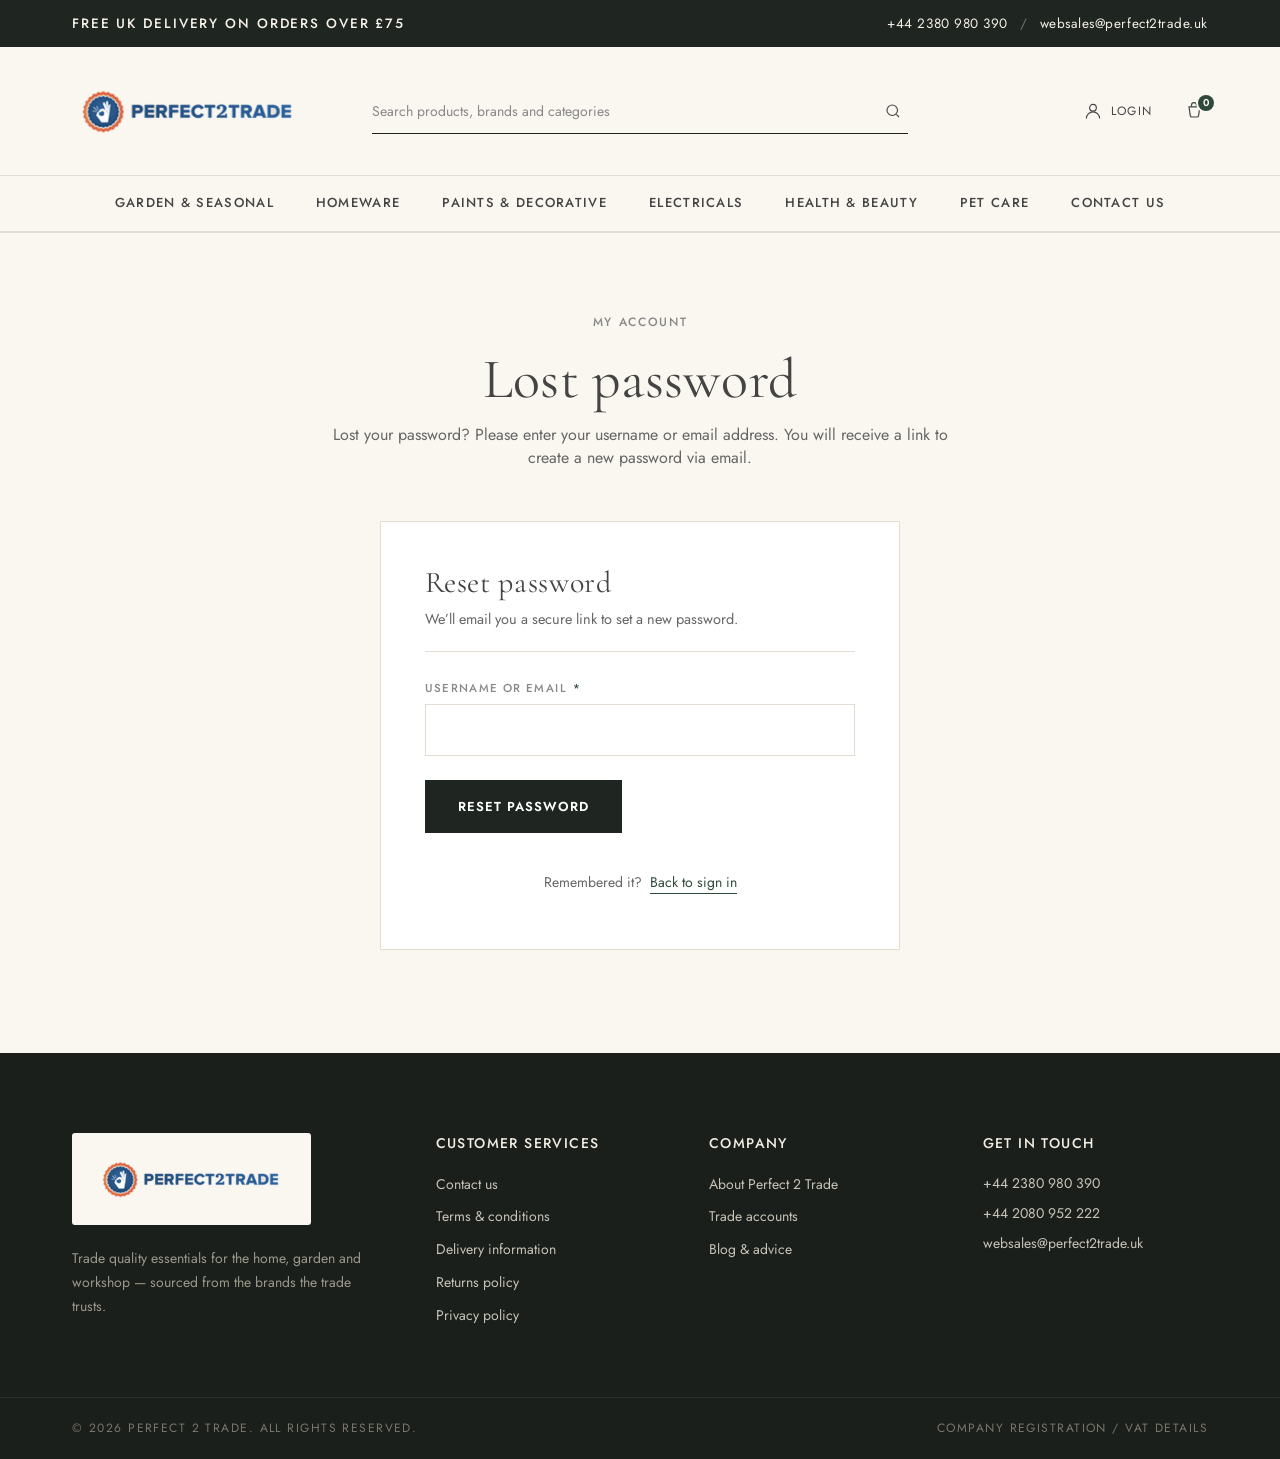
<file: homepage-redesign/account-lost-password.html>
<!DOCTYPE html>
<html lang="en">
<head>
<meta charset="UTF-8" />
<meta name="viewport" content="width=device-width, initial-scale=1.0" />
<title>Lost password — Perfect 2 Trade</title>
<link rel="preconnect" href="https://fonts.googleapis.com">
<link rel="preconnect" href="https://fonts.gstatic.com" crossorigin>
<link href="https://fonts.googleapis.com/css2?family=Cormorant+Garamond:wght@400;500;600&family=Jost:wght@300;400;500;600&display=swap" rel="stylesheet">
<link rel="stylesheet" href="styles.css?v=2026051458" />
</head>
<body>

<!-- Utility bar -->
<div class="utility-bar">
  <div class="container utility-bar__inner">
    <span class="utility-bar__msg">Free UK delivery on orders over &pound;75</span>
    <div class="utility-bar__contact">
      <a href="tel:+442380980390">+44 2380 980 390</a>
      <span class="sep">/</span>
      <a href="mailto:websales@perfect2trade.uk">websales@perfect2trade.uk</a>
    </div>
  </div>
</div>

<!-- Header -->
<header class="header">
  <div class="container header__inner">
    <button class="nav-toggle" type="button" aria-label="Open menu" aria-expanded="false" aria-controls="primary-nav">
      <span class="nav-toggle__bar"></span>
      <span class="nav-toggle__bar"></span>
      <span class="nav-toggle__bar"></span>
    </button>
    <button class="header__search-toggle" type="button" aria-label="Open search" aria-controls="search-overlay">
      <svg width="20" height="20" viewBox="0 0 24 24" fill="none" stroke="currentColor" stroke-width="1.5"><circle cx="11" cy="11" r="7"/><path d="m20 20-3.5-3.5"/></svg>
    </button>
    <a href="index.html" class="logo">
      <img src="assets/p2logo.png?v=2" alt="Perfect 2 Trade" class="logo__img" />
    </a>
    <form class="search" role="search">
      <input type="search" placeholder="Search products, brands and categories" aria-label="Search" />
      <button type="submit" aria-label="Search">
        <svg width="18" height="18" viewBox="0 0 24 24" fill="none" stroke="currentColor" stroke-width="1.5"><circle cx="11" cy="11" r="7"/><path d="m20 20-3.5-3.5"/></svg>
      </button>
    </form>
    <nav class="header__actions" aria-label="User">
      <a href="account-login.html" class="icon-link">
        <svg width="20" height="20" viewBox="0 0 24 24" fill="none" stroke="currentColor" stroke-width="1.4"><circle cx="12" cy="8" r="4"/><path d="M4 21c0-4.4 3.6-8 8-8s8 3.6 8 8"/></svg>
        <span>Login</span>
      </a>
      <div class="cart-dock">
        <a href="#" class="icon-link icon-link--cart" data-cart-toggle aria-haspopup="true" aria-expanded="false">
          <svg width="20" height="20" viewBox="0 0 24 24" fill="none" stroke="currentColor" stroke-width="1.4"><path d="M6 7h13l-1.5 10.5a2 2 0 0 1-2 1.7H9.5a2 2 0 0 1-2-1.7L6 7Z"/><path d="M9 7V5a3 3 0 0 1 6 0v2"/></svg>
          <em class="badge">0</em>
        </a>
        <div class="cart-dropdown" role="dialog" aria-label="Shopping cart">
          <button class="cart-close" type="button" aria-label="Close cart">
            <svg width="22" height="22" viewBox="0 0 24 24" fill="none" stroke="currentColor" stroke-width="1.6" stroke-linecap="round"><path d="M6 6 L18 18"/><path d="M18 6 L6 18"/></svg>
          </button>
          <div class="cart-dropdown__head">
            <h5>Shopping cart</h5>
            <span class="cart-dropdown__count">0 items</span>
          </div>
          <div class="cart-empty">
            <svg width="36" height="36" viewBox="0 0 24 24" fill="none" stroke="currentColor" stroke-width="1.3"><path d="M6 7h13l-1.5 10.5a2 2 0 0 1-2 1.7H9.5a2 2 0 0 1-2-1.7L6 7Z"/><path d="M9 7V5a3 3 0 0 1 6 0v2"/></svg>
            <p>Your cart is currently empty.</p>
            <a href="index.html" class="btn btn--ghost btn--small">Return to shop</a>
          </div>
        </div>
      </div>
    </nav>
  </div>

  <nav id="primary-nav" class="primary-nav" aria-label="Primary">
    <button class="nav-close" type="button" aria-label="Close menu">
      <svg width="22" height="22" viewBox="0 0 24 24" fill="none" stroke="currentColor" stroke-width="1.6" stroke-linecap="round"><path d="M6 6 L18 18"/><path d="M18 6 L6 18"/></svg>
    </button>
    <div class="container primary-nav__inner">
      <ul>
        <li><a href="index.html">Garden &amp; Seasonal</a></li>
        <li><a href="index.html">Homeware</a></li>
        <li><a href="index.html">Paints &amp; Decorative</a></li>
        <li><a href="index.html">Electricals</a></li>
        <li><a href="index.html">Health &amp; Beauty</a></li>
        <li><a href="index.html">Pet Care</a></li>
        <li><a href="index.html">Contact us</a></li>
      </ul>
    </div>
  </nav>
</header>

<!-- Lost password -->
<main class="account">
  <div class="container">

    <header class="account__head">
      <span class="eyebrow">My account</span>
      <h1>Lost <em>password</em></h1>
      <p>Lost your password? Please enter your username or email address. You will receive a link to create a new password via email.</p>
    </header>

    <div class="account-grid account-grid--single">
      <section class="account-card" aria-labelledby="lost-heading">
        <header class="account-card__head">
          <h2 id="lost-heading">Reset password</h2>
          <p>We&rsquo;ll email you a secure link to set a new password.</p>
        </header>
        <form class="account-form" method="post" action="#">
          <div class="field">
            <label class="field__label" for="lost-user">Username or email <span class="req">*</span></label>
            <input class="field__input" type="text" id="lost-user" name="user_login" autocomplete="username" required />
          </div>
          <button class="btn btn--primary" type="submit">Reset password</button>
        </form>
        <p class="account-foot">Remembered it? <a href="account-login.html">Back to sign in</a></p>
      </section>
    </div>

  </div>
</main>

<!-- Footer -->
<footer class="footer">
  <div class="container footer__grid">
    <div class="footer__col footer__col--brand">
      <a href="index.html" class="footer-logo" aria-label="Perfect 2 Trade">
        <img src="assets/p2logo.png?v=2" alt="Perfect 2 Trade" class="footer-logo__img" />
      </a>
      <p>Trade quality essentials for the home, garden and workshop &mdash; sourced from the brands the trade trusts.</p>
    </div>
    <div class="footer__col">
      <h4>Customer services</h4>
      <ul>
        <li><a href="#">Contact us</a></li>
        <li><a href="#">Terms &amp; conditions</a></li>
        <li><a href="#">Delivery information</a></li>
        <li><a href="#">Returns policy</a></li>
        <li><a href="#">Privacy policy</a></li>
      </ul>
    </div>
    <div class="footer__col">
      <h4>Company</h4>
      <ul>
        <li><a href="#">About Perfect 2 Trade</a></li>
        <li><a href="#">Trade accounts</a></li>
        <li><a href="#">Blog &amp; advice</a></li>
      </ul>
    </div>
    <div class="footer__col">
      <h4>Get in touch</h4>
      <ul class="footer__contact">
        <li>+44 2380 980 390</li>
        <li>+44 2080 952 222</li>
        <li>websales@perfect2trade.uk</li>
      </ul>
    </div>
  </div>
  <div class="footer__base">
    <div class="container">
      <span>&copy; 2026 Perfect 2 Trade. All rights reserved.</span>
      <span>Company registration / VAT details</span>
    </div>
  </div>
</footer>

<div class="nav-backdrop" hidden></div>

<!-- Mobile search overlay -->
<div class="search-overlay" id="search-overlay" hidden aria-hidden="true" role="dialog" aria-label="Search">
  <div class="search-overlay__bar">
    <button class="search-overlay__back" type="button" aria-label="Close search">
      <svg width="20" height="20" viewBox="0 0 24 24" fill="none" stroke="currentColor" stroke-width="1.6" stroke-linecap="round"><path d="M14 6l-6 6 6 6"/></svg>
    </button>
    <form class="search-overlay__form" role="search">
      <input type="search" class="search-overlay__input" placeholder="Search for products..." aria-label="Search products" autocomplete="off" />
      <button type="button" class="search-overlay__clear" aria-label="Clear" hidden>
        <svg width="14" height="14" viewBox="0 0 24 24" fill="none" stroke="currentColor" stroke-width="1.8" stroke-linecap="round"><path d="M6 6 L18 18"/><path d="M18 6 L6 18"/></svg>
      </button>
    </form>
  </div>

  <div class="search-overlay__body">
    <section class="search-overlay__group">
      <h3 class="search-overlay__heading">Popular searches</h3>
      <ul class="search-chips">
        <li><a href="category-garden-chemicals.html" class="search-chip">Patio cleaner</a></li>
        <li><a href="category-garden-chemicals.html" class="search-chip">De-icer</a></li>
        <li><a href="category-garden-chemicals.html" class="search-chip">Algon</a></li>
        <li><a href="category-garden-chemicals.html" class="search-chip">Aftercut</a></li>
        <li><a href="category-garden-chemicals.html" class="search-chip">Slug repellent</a></li>
        <li><a href="category-garden-chemicals.html" class="search-chip">Path &amp; patio</a></li>
        <li><a href="category-garden-chemicals.html" class="search-chip">Lawn feed</a></li>
      </ul>
    </section>

    <section class="search-overlay__group">
      <h3 class="search-overlay__heading">Browse categories</h3>
      <ul class="search-links">
        <li><a href="category-garden-seasonal.html">Garden &amp; Seasonal</a></li>
        <li><a href="category-garden-chemicals.html">Garden Chemicals &amp; Growing Media</a></li>
        <li><a href="category-garden-seasonal.html">Homeware</a></li>
        <li><a href="category-garden-seasonal.html">Paints &amp; Decorative</a></li>
        <li><a href="category-garden-seasonal.html">Pet Care</a></li>
        <li><a href="category-garden-seasonal.html">Health &amp; Beauty</a></li>
      </ul>
    </section>

    <section class="search-overlay__group">
      <h3 class="search-overlay__heading">Trending products</h3>
      <ul class="search-products">
        <li>
          <a href="product-algon-cleaner.html">
            <div class="search-product__img"><img src="assets/p2t/Algon-Organic-Path-and-Patio-Cleaner-1.webp" alt="" loading="lazy" /></div>
            <div class="search-product__info">
              <span class="eyebrow">Algon</span>
              <span class="search-product__name">Algon Organic Path and Patio Cleaner 2.5L</span>
              <span class="search-product__price">&pound;5.77 <em>(inc VAT)</em></span>
            </div>
          </a>
        </li>
        <li>
          <a href="product-algon-cleaner.html">
            <div class="search-product__img"><img src="assets/p2t/CarPlan-Blue-Star-Winter-De-Icer-Trigger-Spray-500ml.png" alt="" loading="lazy" /></div>
            <div class="search-product__info">
              <span class="eyebrow">CarPlan</span>
              <span class="search-product__name">CarPlan De Icer Trigger Spray 500ml</span>
              <span class="search-product__price">&pound;1.80 <em>(inc VAT)</em></span>
            </div>
          </a>
        </li>
        <li>
          <a href="product-algon-cleaner.html">
            <div class="search-product__img"><img src="assets/p2t/20500137-600x600-1.jpg" alt="" loading="lazy" /></div>
            <div class="search-product__info">
              <span class="eyebrow">Westland</span>
              <span class="search-product__name">Aftercut Patch Fix Total Lawn Repair, 2.4 Kg</span>
              <span class="search-product__price">&pound;9.12 <em>(inc VAT)</em></span>
            </div>
          </a>
        </li>
        <li>
          <a href="product-algon-cleaner.html">
            <div class="search-product__img"><img src="assets/p2t/703108-600x600-1.jpg" alt="" loading="lazy" /></div>
            <div class="search-product__info">
              <span class="eyebrow">Agralan</span>
              <span class="search-product__name">Agralan Copper Slug Tape</span>
              <span class="search-product__price">&pound;3.00 <em>(inc VAT)</em></span>
            </div>
          </a>
        </li>
      </ul>
    </section>
  </div>
</div>

<script>
  (function () {
    const searchToggle = document.querySelector('.header__search-toggle');
    const searchOverlay = document.getElementById('search-overlay');
    if (!searchToggle || !searchOverlay) return;
    const searchBack = searchOverlay.querySelector('.search-overlay__back');
    const overlayInput = searchOverlay.querySelector('.search-overlay__input');
    const overlayClear = searchOverlay.querySelector('.search-overlay__clear');
    function openSearch() {
      searchOverlay.hidden = false;
      searchOverlay.setAttribute('aria-hidden', 'false');
      document.body.classList.add('search-open');
      setTimeout(function () { if (overlayInput) overlayInput.focus(); }, 60);
    }
    function closeSearch() {
      searchOverlay.hidden = true;
      searchOverlay.setAttribute('aria-hidden', 'true');
      document.body.classList.remove('search-open');
      if (overlayInput) overlayInput.value = '';
      if (overlayClear) overlayClear.hidden = true;
    }
    searchToggle.addEventListener('click', openSearch);
    if (searchBack) searchBack.addEventListener('click', closeSearch);
    if (overlayInput && overlayClear) {
      overlayInput.addEventListener('input', function () { overlayClear.hidden = overlayInput.value.length === 0; });
      overlayClear.addEventListener('click', function () { overlayInput.value = ''; overlayClear.hidden = true; overlayInput.focus(); });
    }
    document.addEventListener('keydown', function (e) {
      if (e.key === 'Escape' && !searchOverlay.hidden) closeSearch();
    });
  })();
</script>
<div class="cart-backdrop" hidden></div>

<script>
  (function () {
    const toggle = document.querySelector('.nav-toggle');
    const close = document.querySelector('.nav-close');
    const nav = document.getElementById('primary-nav');
    const backdrop = document.querySelector('.nav-backdrop');
    const body = document.body;
    if (!toggle || !nav) return;
    function setMenu(open) {
      toggle.setAttribute('aria-expanded', open ? 'true' : 'false');
      toggle.setAttribute('aria-label', open ? 'Close menu' : 'Open menu');
      body.classList.toggle('menu-open', open);
      backdrop.hidden = !open;
    }
    toggle.addEventListener('click', () => setMenu(toggle.getAttribute('aria-expanded') !== 'true'));
    if (close) close.addEventListener('click', () => setMenu(false));
    backdrop.addEventListener('click', () => setMenu(false));
    document.addEventListener('keydown', (e) => { if (e.key === 'Escape') setMenu(false); });
    const mq = window.matchMedia('(min-width: 769px)');
    mq.addEventListener('change', (e) => { if (e.matches) setMenu(false); });
  })();
  (function () {
    const dock = document.querySelector('.cart-dock');
    const toggle = document.querySelector('[data-cart-toggle]');
    const closeBtn = document.querySelector('.cart-close');
    const backdrop = document.querySelector('.cart-backdrop');
    if (!dock || !toggle) return;
    const drawerMq = window.matchMedia('(max-width: 1024px)');
    function setCart(open) {
      dock.classList.toggle('is-open', open);
      toggle.setAttribute('aria-expanded', open ? 'true' : 'false');
      if (drawerMq.matches) {
        document.body.classList.toggle('cart-open', open);
        if (backdrop) backdrop.hidden = !open;
      }
    }
    toggle.addEventListener('click', (e) => { e.preventDefault(); setCart(!dock.classList.contains('is-open')); });
    if (closeBtn) closeBtn.addEventListener('click', () => setCart(false));
    if (backdrop) backdrop.addEventListener('click', () => setCart(false));
    document.addEventListener('click', (e) => {
      if (!dock.contains(e.target) && (!backdrop || !backdrop.contains(e.target))) {
        if (dock.classList.contains('is-open')) setCart(false);
      }
    });
    document.addEventListener('keydown', (e) => { if (e.key === 'Escape' && dock.classList.contains('is-open')) setCart(false); });
    drawerMq.addEventListener('change', () => { if (dock.classList.contains('is-open')) setCart(false); });
  })();
</script>

</body>
</html>
</file>
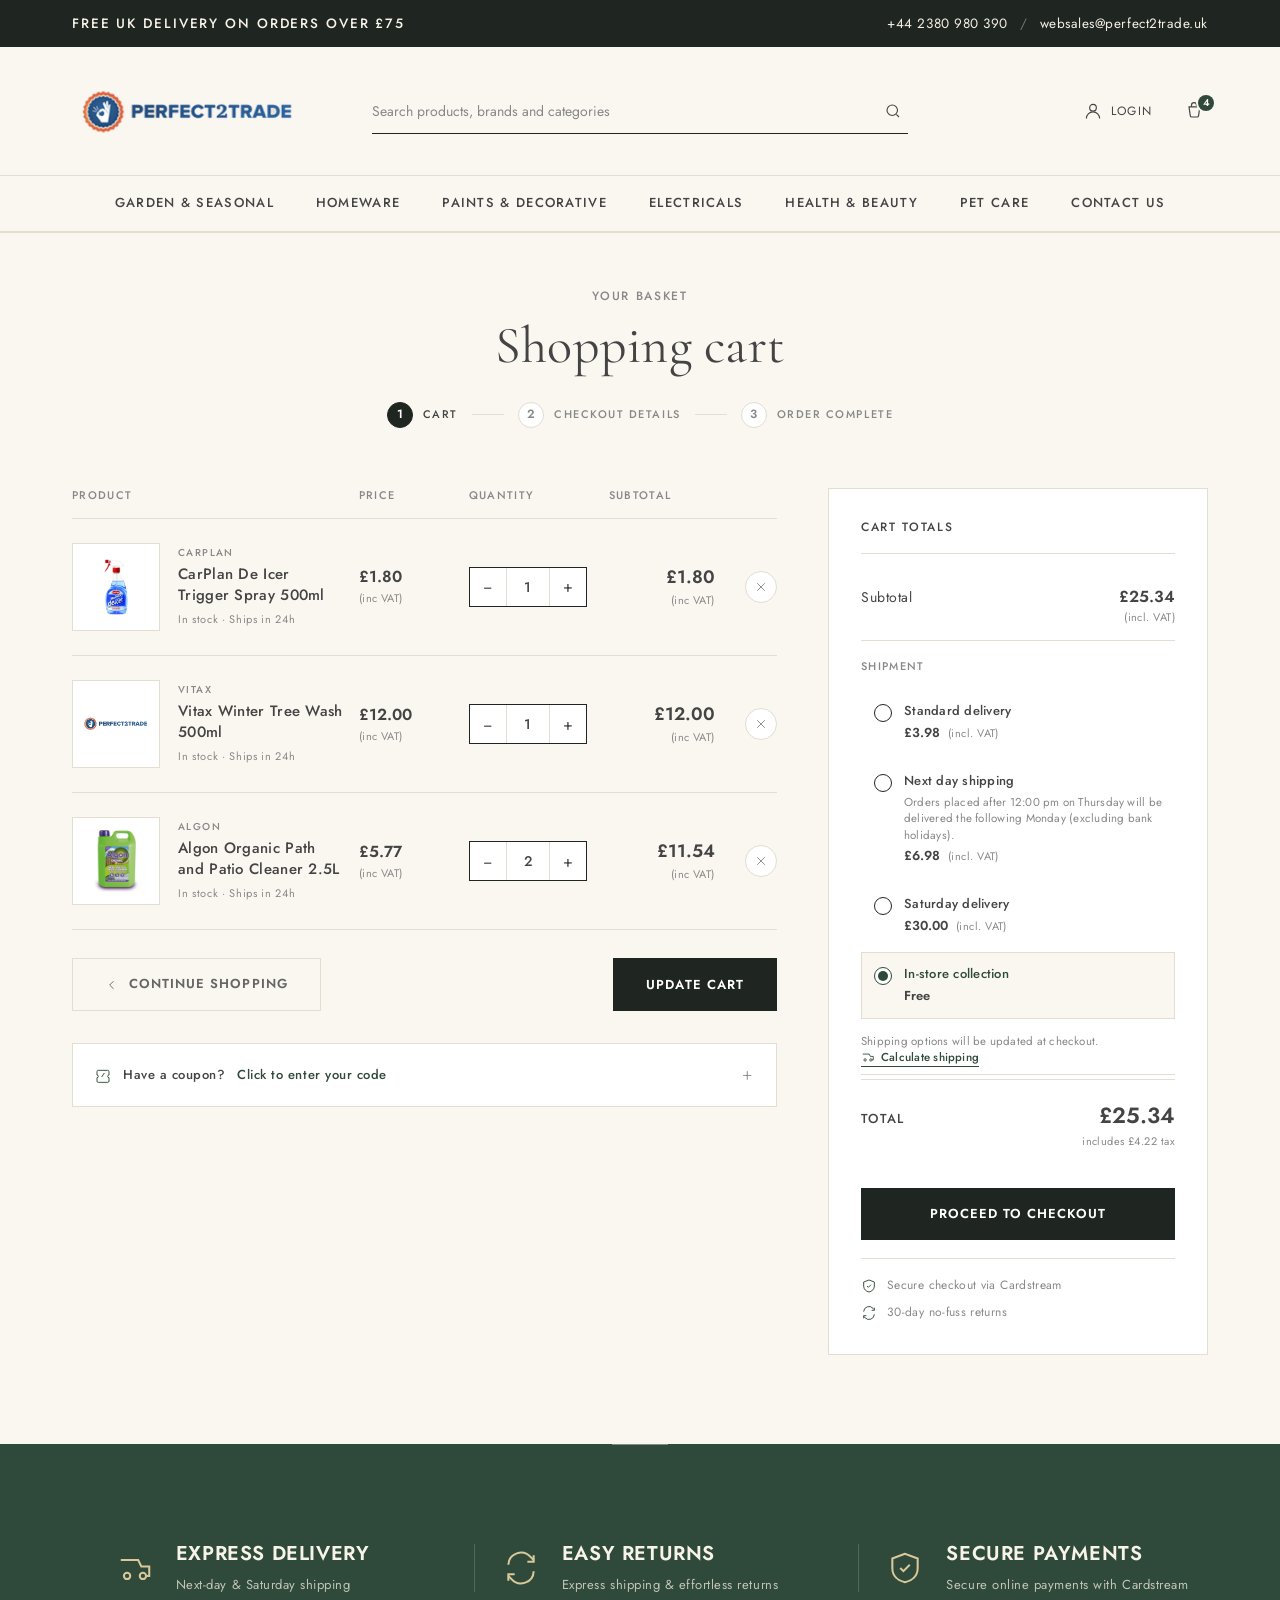
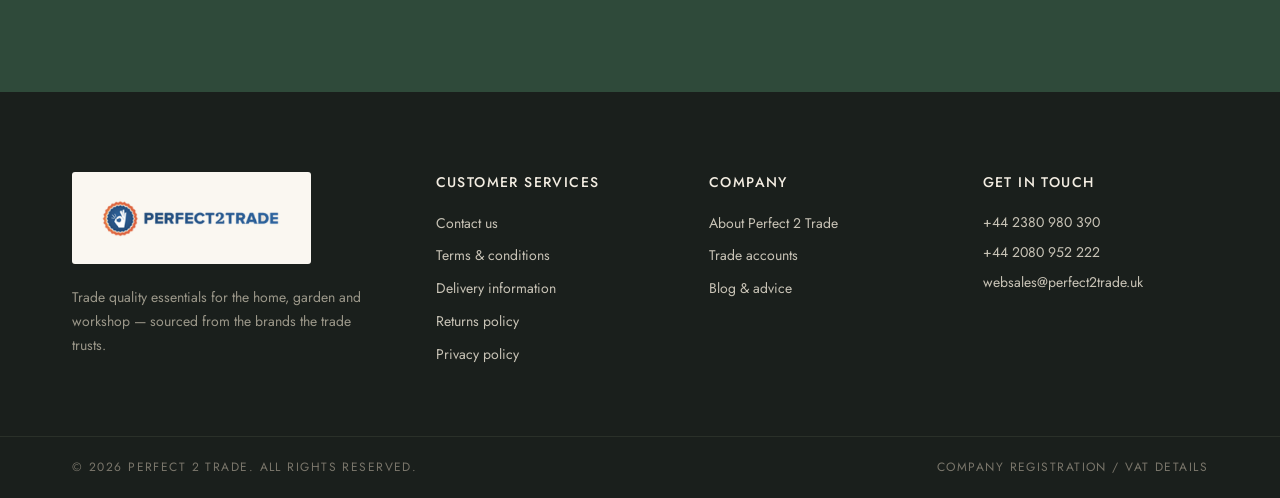
<file: homepage-redesign/cart.html>
<!DOCTYPE html>
<html lang="en">
<head>
<meta charset="UTF-8" />
<meta name="viewport" content="width=device-width, initial-scale=1.0" />
<title>Shopping Cart &mdash; Perfect 2 Trade</title>
<link rel="preconnect" href="https://fonts.googleapis.com">
<link rel="preconnect" href="https://fonts.gstatic.com" crossorigin>
<link href="https://fonts.googleapis.com/css2?family=Cormorant+Garamond:wght@400;500;600&family=Jost:wght@300;400;500;600&display=swap" rel="stylesheet">
<link rel="stylesheet" href="styles.css?v=2026051458" />
</head>
<body>

<!-- Utility bar -->
<div class="utility-bar">
  <div class="container utility-bar__inner">
    <span class="utility-bar__msg">Free UK delivery on orders over &pound;75</span>
    <div class="utility-bar__contact">
      <a href="tel:+442380980390">+44 2380 980 390</a>
      <span class="sep">/</span>
      <a href="mailto:websales@perfect2trade.uk">websales@perfect2trade.uk</a>
    </div>
  </div>
</div>

<!-- Header -->
<header class="header">
  <div class="container header__inner">
    <button class="nav-toggle" type="button" aria-label="Open menu" aria-expanded="false" aria-controls="primary-nav">
      <span class="nav-toggle__bar"></span>
      <span class="nav-toggle__bar"></span>
      <span class="nav-toggle__bar"></span>
    </button>
    <button class="header__search-toggle" type="button" aria-label="Open search" aria-controls="search-overlay">
      <svg width="20" height="20" viewBox="0 0 24 24" fill="none" stroke="currentColor" stroke-width="1.5"><circle cx="11" cy="11" r="7"/><path d="m20 20-3.5-3.5"/></svg>
    </button>
    <a href="index.html" class="logo">
      <img src="assets/p2logo.png?v=2" alt="Perfect 2 Trade" class="logo__img" />
    </a>
    <form class="search" role="search">
      <input type="search" placeholder="Search products, brands and categories" aria-label="Search" />
      <button type="submit" aria-label="Search">
        <svg width="18" height="18" viewBox="0 0 24 24" fill="none" stroke="currentColor" stroke-width="1.5"><circle cx="11" cy="11" r="7"/><path d="m20 20-3.5-3.5"/></svg>
      </button>
    </form>
    <nav class="header__actions" aria-label="User">
      <a href="account-login.html" class="icon-link">
        <svg width="20" height="20" viewBox="0 0 24 24" fill="none" stroke="currentColor" stroke-width="1.4"><circle cx="12" cy="8" r="4"/><path d="M4 21c0-4.4 3.6-8 8-8s8 3.6 8 8"/></svg>
        <span>Login</span>
      </a>
      <div class="cart-dock">
        <a href="cart.html" class="icon-link icon-link--cart" aria-current="page">
          <svg width="20" height="20" viewBox="0 0 24 24" fill="none" stroke="currentColor" stroke-width="1.4"><path d="M6 7h13l-1.5 10.5a2 2 0 0 1-2 1.7H9.5a2 2 0 0 1-2-1.7L6 7Z"/><path d="M9 7V5a3 3 0 0 1 6 0v2"/></svg>
          <em class="badge">4</em>
        </a>
      </div>
    </nav>
  </div>

  <nav id="primary-nav" class="primary-nav" aria-label="Primary">
    <button class="nav-close" type="button" aria-label="Close menu">
      <svg width="22" height="22" viewBox="0 0 24 24" fill="none" stroke="currentColor" stroke-width="1.6" stroke-linecap="round"><path d="M6 6 L18 18"/><path d="M18 6 L6 18"/></svg>
    </button>
    <div class="container primary-nav__inner">
      <ul>
        <li class="has-mega"><a href="category-garden-seasonal.html">Garden &amp; Seasonal</a></li>
        <li class="has-mega"><a href="category-garden-seasonal.html">Homeware</a></li>
        <li class="has-mega"><a href="category-garden-seasonal.html">Paints &amp; Decorative</a></li>
        <li class="has-mega"><a href="category-garden-seasonal.html">Electricals</a></li>
        <li class="has-mega"><a href="category-garden-seasonal.html">Health &amp; Beauty</a></li>
        <li class="has-mega"><a href="category-garden-seasonal.html">Pet Care</a></li>
        <li><a href="#">Contact us</a></li>
      </ul>
    </div>
  </nav>
</header>

<!-- Page header -->
<section class="cart-header">
  <div class="container">
    <span class="eyebrow">Your basket</span>
    <h1 class="cart-header__title">Shopping cart</h1>
    <ol class="checkout-steps" aria-label="Checkout progress">
      <li class="checkout-steps__item is-current" aria-current="step">
        <span class="checkout-steps__num">1</span>
        <span class="checkout-steps__label">Cart</span>
      </li>
      <li class="checkout-steps__rule" aria-hidden="true"></li>
      <li class="checkout-steps__item">
        <span class="checkout-steps__num">2</span>
        <span class="checkout-steps__label">Checkout details</span>
      </li>
      <li class="checkout-steps__rule" aria-hidden="true"></li>
      <li class="checkout-steps__item">
        <span class="checkout-steps__num">3</span>
        <span class="checkout-steps__label">Order complete</span>
      </li>
    </ol>
  </div>
</section>

<!-- Cart main -->
<section class="cart-page">
  <div class="container cart-page__inner">

    <!-- LEFT: Cart table -->
    <div class="cart-page__main">
      <table class="cart-table" aria-label="Items in basket">
        <thead>
          <tr>
            <th scope="col" class="cart-table__col-product">Product</th>
            <th scope="col" class="cart-table__col-price">Price</th>
            <th scope="col" class="cart-table__col-qty">Quantity</th>
            <th scope="col" class="cart-table__col-subtotal">Subtotal</th>
            <th scope="col" class="cart-table__col-remove"><span class="sr-only">Remove</span></th>
          </tr>
        </thead>
        <tbody>
          <tr class="cart-line">
            <td class="cart-line__product" data-label="Product">
              <a href="product-algon-cleaner.html" class="cart-line__img">
                <img src="assets/p2t/CarPlan-Blue-Star-Winter-De-Icer-Trigger-Spray-500ml.png" alt="" loading="lazy" />
              </a>
              <div class="cart-line__info">
                <span class="eyebrow">CarPlan</span>
                <a href="product-algon-cleaner.html" class="cart-line__name">CarPlan De Icer Trigger Spray 500ml</a>
                <span class="cart-line__meta">In stock &middot; Ships in 24h</span>
              </div>
            </td>
            <td class="cart-line__price" data-label="Price">
              <span class="cart-line__amount">&pound;1.80</span>
              <span class="cart-line__vat">(inc VAT)</span>
            </td>
            <td class="cart-line__qty" data-label="Quantity">
              <div class="qty qty--compact">
                <button type="button" class="qty__btn" aria-label="Decrease quantity" data-step="-1">&minus;</button>
                <input type="number" class="qty__input" value="1" min="1" max="99" aria-label="Quantity" />
                <button type="button" class="qty__btn" aria-label="Increase quantity" data-step="1">&plus;</button>
              </div>
            </td>
            <td class="cart-line__subtotal" data-label="Subtotal">
              <span class="cart-line__amount">&pound;1.80</span>
              <span class="cart-line__vat">(inc VAT)</span>
            </td>
            <td class="cart-line__remove">
              <button type="button" class="cart-line__remove-btn" aria-label="Remove CarPlan De Icer">
                <svg width="14" height="14" viewBox="0 0 24 24" fill="none" stroke="currentColor" stroke-width="1.6" stroke-linecap="round"><path d="M6 6 L18 18"/><path d="M18 6 L6 18"/></svg>
              </button>
            </td>
          </tr>
          <tr class="cart-line">
            <td class="cart-line__product" data-label="Product">
              <a href="product-algon-cleaner.html" class="cart-line__img">
                <img src="assets/p2logo.png?v=2" alt="" loading="lazy" />
              </a>
              <div class="cart-line__info">
                <span class="eyebrow">Vitax</span>
                <a href="product-algon-cleaner.html" class="cart-line__name">Vitax Winter Tree Wash 500ml</a>
                <span class="cart-line__meta">In stock &middot; Ships in 24h</span>
              </div>
            </td>
            <td class="cart-line__price" data-label="Price">
              <span class="cart-line__amount">&pound;12.00</span>
              <span class="cart-line__vat">(inc VAT)</span>
            </td>
            <td class="cart-line__qty" data-label="Quantity">
              <div class="qty qty--compact">
                <button type="button" class="qty__btn" aria-label="Decrease quantity" data-step="-1">&minus;</button>
                <input type="number" class="qty__input" value="1" min="1" max="99" aria-label="Quantity" />
                <button type="button" class="qty__btn" aria-label="Increase quantity" data-step="1">&plus;</button>
              </div>
            </td>
            <td class="cart-line__subtotal" data-label="Subtotal">
              <span class="cart-line__amount">&pound;12.00</span>
              <span class="cart-line__vat">(inc VAT)</span>
            </td>
            <td class="cart-line__remove">
              <button type="button" class="cart-line__remove-btn" aria-label="Remove Vitax Winter Tree Wash">
                <svg width="14" height="14" viewBox="0 0 24 24" fill="none" stroke="currentColor" stroke-width="1.6" stroke-linecap="round"><path d="M6 6 L18 18"/><path d="M18 6 L6 18"/></svg>
              </button>
            </td>
          </tr>
          <tr class="cart-line">
            <td class="cart-line__product" data-label="Product">
              <a href="product-algon-cleaner.html" class="cart-line__img">
                <img src="assets/p2t/Algon-Organic-Path-and-Patio-Cleaner-1.webp" alt="" loading="lazy" />
              </a>
              <div class="cart-line__info">
                <span class="eyebrow">Algon</span>
                <a href="product-algon-cleaner.html" class="cart-line__name">Algon Organic Path and Patio Cleaner 2.5L</a>
                <span class="cart-line__meta">In stock &middot; Ships in 24h</span>
              </div>
            </td>
            <td class="cart-line__price" data-label="Price">
              <span class="cart-line__amount">&pound;5.77</span>
              <span class="cart-line__vat">(inc VAT)</span>
            </td>
            <td class="cart-line__qty" data-label="Quantity">
              <div class="qty qty--compact">
                <button type="button" class="qty__btn" aria-label="Decrease quantity" data-step="-1">&minus;</button>
                <input type="number" class="qty__input" value="2" min="1" max="99" aria-label="Quantity" />
                <button type="button" class="qty__btn" aria-label="Increase quantity" data-step="1">&plus;</button>
              </div>
            </td>
            <td class="cart-line__subtotal" data-label="Subtotal">
              <span class="cart-line__amount">&pound;11.54</span>
              <span class="cart-line__vat">(inc VAT)</span>
            </td>
            <td class="cart-line__remove">
              <button type="button" class="cart-line__remove-btn" aria-label="Remove Algon Path and Patio Cleaner">
                <svg width="14" height="14" viewBox="0 0 24 24" fill="none" stroke="currentColor" stroke-width="1.6" stroke-linecap="round"><path d="M6 6 L18 18"/><path d="M18 6 L6 18"/></svg>
              </button>
            </td>
          </tr>
        </tbody>
      </table>

      <div class="cart-actions">
        <a href="category-garden-seasonal.html" class="btn btn--ghost cart-actions__continue">
          <svg width="14" height="14" viewBox="0 0 24 24" fill="none" stroke="currentColor" stroke-width="1.6" stroke-linecap="round" aria-hidden="true"><path d="M14 6l-6 6 6 6"/></svg>
          <span>Continue shopping</span>
        </a>
        <button type="button" class="btn btn--primary cart-actions__update">Update cart</button>
      </div>

      <!-- Coupon (collapsible) -->
      <details class="cart-coupon">
        <summary>
          <span class="cart-coupon__label">
            <svg width="16" height="16" viewBox="0 0 24 24" fill="none" stroke="currentColor" stroke-width="1.4" aria-hidden="true"><path d="M21 12V7a2 2 0 0 0-2-2H5a2 2 0 0 0-2 2v5a2 2 0 0 1 0 4v5a2 2 0 0 0 2 2h14a2 2 0 0 0 2-2v-5a2 2 0 0 1 0-4z"/><path d="M9 9v.01M9 15v.01M14 9l-4 6"/></svg>
            Have a coupon? <em>Click to enter your code</em>
          </span>
          <span class="cart-coupon__chevron" aria-hidden="true">+</span>
        </summary>
        <div class="cart-coupon__body">
          <input type="text" class="cart-coupon__input" placeholder="Enter coupon code" aria-label="Coupon code" />
          <button type="button" class="btn btn--ghost btn--small">Apply</button>
        </div>
      </details>
    </div>

    <!-- RIGHT: Cart totals -->
    <aside class="cart-totals" aria-label="Order summary">
      <h2 class="cart-totals__title">Cart totals</h2>

      <div class="cart-totals__row">
        <span>Subtotal</span>
        <span class="cart-totals__value">
          <strong>&pound;25.34</strong>
          <em>(incl. VAT)</em>
        </span>
      </div>

      <div class="cart-totals__shipping">
        <span class="cart-totals__shipping-label">Shipment</span>
        <ul class="cart-shipping">
          <li>
            <label class="cart-shipping__option">
              <input type="radio" name="shipping" value="standard" />
              <span class="cart-shipping__radio" aria-hidden="true"></span>
              <span class="cart-shipping__text">
                <span class="cart-shipping__name">Standard delivery</span>
                <span class="cart-shipping__price">&pound;3.98 <em>(incl. VAT)</em></span>
              </span>
            </label>
          </li>
          <li>
            <label class="cart-shipping__option">
              <input type="radio" name="shipping" value="next-day" />
              <span class="cart-shipping__radio" aria-hidden="true"></span>
              <span class="cart-shipping__text">
                <span class="cart-shipping__name">Next day shipping</span>
                <span class="cart-shipping__note">Orders placed after 12:00 pm on Thursday will be delivered the following Monday (excluding bank holidays).</span>
                <span class="cart-shipping__price">&pound;6.98 <em>(incl. VAT)</em></span>
              </span>
            </label>
          </li>
          <li>
            <label class="cart-shipping__option">
              <input type="radio" name="shipping" value="saturday" />
              <span class="cart-shipping__radio" aria-hidden="true"></span>
              <span class="cart-shipping__text">
                <span class="cart-shipping__name">Saturday delivery</span>
                <span class="cart-shipping__price">&pound;30.00 <em>(incl. VAT)</em></span>
              </span>
            </label>
          </li>
          <li>
            <label class="cart-shipping__option">
              <input type="radio" name="shipping" value="collect" checked />
              <span class="cart-shipping__radio" aria-hidden="true"></span>
              <span class="cart-shipping__text">
                <span class="cart-shipping__name">In-store collection</span>
                <span class="cart-shipping__price">Free</span>
              </span>
            </label>
          </li>
        </ul>
        <p class="cart-totals__note">
          Shipping options will be updated at checkout.
          <button type="button" class="cart-totals__calc-toggle" aria-expanded="false" aria-controls="calc-shipping">
            <svg width="14" height="14" viewBox="0 0 24 24" fill="none" stroke="currentColor" stroke-width="1.5" aria-hidden="true"><path d="M3 7h11l2 4h5v6h-2"/><circle cx="7" cy="17" r="2"/><circle cx="17" cy="17" r="2"/></svg>
            Calculate shipping
          </button>
        </p>

        <div class="calc-shipping" id="calc-shipping" hidden>
          <form class="calc-shipping__form" onsubmit="return false;">
            <div class="calc-shipping__field">
              <label for="ship-country">Country / region</label>
              <div class="select">
                <select id="ship-country" class="select__field">
                  <option value="GB" selected>United Kingdom (UK)</option>
                  <option value="IE">Ireland</option>
                  <option value="FR">France</option>
                  <option value="DE">Germany</option>
                  <option value="ES">Spain</option>
                  <option value="IT">Italy</option>
                  <option value="NL">Netherlands</option>
                  <option value="BE">Belgium</option>
                </select>
                <svg class="select__chevron" width="12" height="8" viewBox="0 0 12 8" fill="none" stroke="currentColor" stroke-width="1.4" aria-hidden="true"><path d="M1 1l5 5 5-5"/></svg>
              </div>
            </div>

            <div class="calc-shipping__field">
              <label for="ship-county">County <span class="calc-shipping__optional">(optional)</span></label>
              <input type="text" id="ship-county" autocomplete="address-level1" />
            </div>

            <div class="calc-shipping__field">
              <label for="ship-city">Town / City <span class="calc-shipping__required" aria-label="required">*</span></label>
              <input type="text" id="ship-city" autocomplete="address-level2" required />
            </div>

            <div class="calc-shipping__field">
              <label for="ship-postcode">Postcode <span class="calc-shipping__required" aria-label="required">*</span></label>
              <input type="text" id="ship-postcode" autocomplete="postal-code" required />
            </div>

            <div class="calc-shipping__actions">
              <button type="submit" class="btn btn--primary btn--small calc-shipping__submit">Update</button>
            </div>
          </form>
        </div>
      </div>

      <div class="cart-totals__row cart-totals__row--grand">
        <span>Total</span>
        <span class="cart-totals__value">
          <strong data-grand-total>&pound;25.34</strong>
          <em>includes &pound;4.22 tax</em>
        </span>
      </div>

      <a href="checkout.html" class="btn btn--primary cart-totals__cta">Proceed to checkout</a>

      <ul class="cart-totals__perks">
        <li>
          <svg width="16" height="16" viewBox="0 0 24 24" fill="none" stroke="currentColor" stroke-width="1.4" aria-hidden="true"><path d="M12 3 4 6v6c0 5 3.5 8 8 9 4.5-1 8-4 8-9V6l-8-3Z"/><path d="m9 12 2 2 4-4"/></svg>
          <span>Secure checkout via Cardstream</span>
        </li>
        <li>
          <svg width="16" height="16" viewBox="0 0 24 24" fill="none" stroke="currentColor" stroke-width="1.4" aria-hidden="true"><path d="M4 10a8 8 0 0 1 14-5l2 2"/><path d="M20 4v4h-4"/><path d="M20 14a8 8 0 0 1-14 5l-2-2"/><path d="M4 20v-4h4"/></svg>
          <span>30-day no-fuss returns</span>
        </li>
      </ul>
    </aside>

  </div>
</section>

<!-- Sticky mobile checkout bar -->
<aside class="cart-sticky-checkout" aria-label="Order summary">
  <div class="cart-sticky-checkout__total">
    <span class="cart-sticky-checkout__label">Total <em>(inc VAT)</em></span>
    <span class="cart-sticky-checkout__amount" data-grand-total>&pound;25.34</span>
  </div>
  <a href="checkout.html" class="btn btn--primary cart-sticky-checkout__btn">
    Checkout
    <svg width="14" height="14" viewBox="0 0 24 24" fill="none" stroke="currentColor" stroke-width="1.8" stroke-linecap="round" aria-hidden="true"><path d="M10 6l6 6-6 6"/></svg>
  </a>
</aside>

<!-- Trust band -->
<section class="trust">
  <div class="container">
    <div class="trust__inner">
      <div class="trust__item">
        <svg width="26" height="26" viewBox="0 0 24 24" fill="none" stroke="currentColor" stroke-width="1.3"><path d="M3 7h11l2 4h5v6h-2"/><circle cx="7" cy="17" r="2"/><circle cx="17" cy="17" r="2"/></svg>
        <div>
          <strong>Express delivery</strong>
          <span>Next-day &amp; Saturday shipping</span>
        </div>
      </div>
      <div class="trust__item">
        <svg width="26" height="26" viewBox="0 0 24 24" fill="none" stroke="currentColor" stroke-width="1.3"><path d="M4 10a8 8 0 0 1 14-5l2 2"/><path d="M20 4v4h-4"/><path d="M20 14a8 8 0 0 1-14 5l-2-2"/><path d="M4 20v-4h4"/></svg>
        <div>
          <strong>Easy returns</strong>
          <span>Express shipping &amp; effortless returns</span>
        </div>
      </div>
      <div class="trust__item">
        <svg width="26" height="26" viewBox="0 0 24 24" fill="none" stroke="currentColor" stroke-width="1.3"><path d="M12 3 4 6v6c0 5 3.5 8 8 9 4.5-1 8-4 8-9V6l-8-3Z"/><path d="m9 12 2 2 4-4"/></svg>
        <div>
          <strong>Secure payments</strong>
          <span>Secure online payments with Cardstream</span>
        </div>
      </div>
    </div>
  </div>
</section>

<!-- Footer -->
<footer class="footer">
  <div class="container footer__grid">
    <div class="footer__col footer__col--brand">
      <a href="index.html" class="footer-logo" aria-label="Perfect 2 Trade">
        <img src="assets/p2logo.png?v=2" alt="Perfect 2 Trade" class="footer-logo__img" />
      </a>
      <p>Trade quality essentials for the home, garden and workshop &mdash; sourced from the brands the trade trusts.</p>
    </div>
    <div class="footer__col">
      <h4>Customer services</h4>
      <ul>
        <li><a href="#">Contact us</a></li>
        <li><a href="#">Terms &amp; conditions</a></li>
        <li><a href="#">Delivery information</a></li>
        <li><a href="#">Returns policy</a></li>
        <li><a href="#">Privacy policy</a></li>
      </ul>
    </div>
    <div class="footer__col">
      <h4>Company</h4>
      <ul>
        <li><a href="#">About Perfect 2 Trade</a></li>
        <li><a href="#">Trade accounts</a></li>
        <li><a href="#">Blog &amp; advice</a></li>
      </ul>
    </div>
    <div class="footer__col">
      <h4>Get in touch</h4>
      <ul class="footer__contact">
        <li>+44 2380 980 390</li>
        <li>+44 2080 952 222</li>
        <li>websales@perfect2trade.uk</li>
      </ul>
    </div>
  </div>
  <div class="footer__base">
    <div class="container">
      <span>&copy; 2026 Perfect 2 Trade. All rights reserved.</span>
      <span>Company registration / VAT details</span>
    </div>
  </div>
</footer>

<div class="nav-backdrop" hidden></div>

<!-- Mobile search overlay -->
<div class="search-overlay" id="search-overlay" hidden aria-hidden="true" role="dialog" aria-label="Search">
  <div class="search-overlay__bar">
    <button class="search-overlay__back" type="button" aria-label="Close search">
      <svg width="20" height="20" viewBox="0 0 24 24" fill="none" stroke="currentColor" stroke-width="1.6" stroke-linecap="round"><path d="M14 6l-6 6 6 6"/></svg>
    </button>
    <form class="search-overlay__form" role="search">
      <input type="search" class="search-overlay__input" placeholder="Search for products..." aria-label="Search products" autocomplete="off" />
      <button type="button" class="search-overlay__clear" aria-label="Clear" hidden>
        <svg width="14" height="14" viewBox="0 0 24 24" fill="none" stroke="currentColor" stroke-width="1.8" stroke-linecap="round"><path d="M6 6 L18 18"/><path d="M18 6 L6 18"/></svg>
      </button>
    </form>
  </div>

  <div class="search-overlay__body">
    <section class="search-overlay__group">
      <h3 class="search-overlay__heading">Popular searches</h3>
      <ul class="search-chips">
        <li><a href="category-garden-chemicals.html" class="search-chip">Patio cleaner</a></li>
        <li><a href="category-garden-chemicals.html" class="search-chip">De-icer</a></li>
        <li><a href="category-garden-chemicals.html" class="search-chip">Algon</a></li>
        <li><a href="category-garden-chemicals.html" class="search-chip">Aftercut</a></li>
        <li><a href="category-garden-chemicals.html" class="search-chip">Slug repellent</a></li>
        <li><a href="category-garden-chemicals.html" class="search-chip">Path &amp; patio</a></li>
        <li><a href="category-garden-chemicals.html" class="search-chip">Lawn feed</a></li>
      </ul>
    </section>

    <section class="search-overlay__group">
      <h3 class="search-overlay__heading">Browse categories</h3>
      <ul class="search-links">
        <li><a href="category-garden-seasonal.html">Garden &amp; Seasonal</a></li>
        <li><a href="category-garden-chemicals.html">Garden Chemicals &amp; Growing Media</a></li>
        <li><a href="category-garden-seasonal.html">Homeware</a></li>
        <li><a href="category-garden-seasonal.html">Paints &amp; Decorative</a></li>
        <li><a href="category-garden-seasonal.html">Pet Care</a></li>
        <li><a href="category-garden-seasonal.html">Health &amp; Beauty</a></li>
      </ul>
    </section>

    <section class="search-overlay__group">
      <h3 class="search-overlay__heading">Trending products</h3>
      <ul class="search-products">
        <li>
          <a href="product-algon-cleaner.html">
            <div class="search-product__img"><img src="assets/p2t/Algon-Organic-Path-and-Patio-Cleaner-1.webp" alt="" loading="lazy" /></div>
            <div class="search-product__info">
              <span class="eyebrow">Algon</span>
              <span class="search-product__name">Algon Organic Path and Patio Cleaner 2.5L</span>
              <span class="search-product__price">&pound;5.77 <em>(inc VAT)</em></span>
            </div>
          </a>
        </li>
        <li>
          <a href="product-algon-cleaner.html">
            <div class="search-product__img"><img src="assets/p2t/CarPlan-Blue-Star-Winter-De-Icer-Trigger-Spray-500ml.png" alt="" loading="lazy" /></div>
            <div class="search-product__info">
              <span class="eyebrow">CarPlan</span>
              <span class="search-product__name">CarPlan De Icer Trigger Spray 500ml</span>
              <span class="search-product__price">&pound;1.80 <em>(inc VAT)</em></span>
            </div>
          </a>
        </li>
        <li>
          <a href="product-algon-cleaner.html">
            <div class="search-product__img"><img src="assets/p2t/20500137-600x600-1.jpg" alt="" loading="lazy" /></div>
            <div class="search-product__info">
              <span class="eyebrow">Westland</span>
              <span class="search-product__name">Aftercut Patch Fix Total Lawn Repair, 2.4 Kg</span>
              <span class="search-product__price">&pound;9.12 <em>(inc VAT)</em></span>
            </div>
          </a>
        </li>
        <li>
          <a href="product-algon-cleaner.html">
            <div class="search-product__img"><img src="assets/p2t/703108-600x600-1.jpg" alt="" loading="lazy" /></div>
            <div class="search-product__info">
              <span class="eyebrow">Agralan</span>
              <span class="search-product__name">Agralan Copper Slug Tape</span>
              <span class="search-product__price">&pound;3.00 <em>(inc VAT)</em></span>
            </div>
          </a>
        </li>
      </ul>
    </section>
  </div>
</div>

<script>
  (function () {
    // Mobile drawer
    const toggle = document.querySelector('.nav-toggle');
    const close = document.querySelector('.nav-close');
    const nav = document.getElementById('primary-nav');
    const backdrop = document.querySelector('.nav-backdrop');
    const body = document.body;
    function setMenu(open) {
      toggle.setAttribute('aria-expanded', open ? 'true' : 'false');
      body.classList.toggle('menu-open', open);
      backdrop.hidden = !open;
    }
    if (toggle && nav) {
      toggle.addEventListener('click', () => setMenu(toggle.getAttribute('aria-expanded') !== 'true'));
      if (close) close.addEventListener('click', () => setMenu(false));
      backdrop.addEventListener('click', () => setMenu(false));
    }

    // Mobile search overlay
    const searchToggle = document.querySelector('.header__search-toggle');
    const searchOverlay = document.getElementById('search-overlay');
    const searchBack = searchOverlay?.querySelector('.search-overlay__back');
    const overlayInput = searchOverlay?.querySelector('.search-overlay__input');
    const overlayClear = searchOverlay?.querySelector('.search-overlay__clear');
    function openSearch() {
      if (!searchOverlay) return;
      searchOverlay.hidden = false;
      searchOverlay.setAttribute('aria-hidden', 'false');
      body.classList.add('search-open');
      setTimeout(() => overlayInput?.focus(), 60);
    }
    function closeSearch() {
      if (!searchOverlay) return;
      searchOverlay.hidden = true;
      searchOverlay.setAttribute('aria-hidden', 'true');
      body.classList.remove('search-open');
      if (overlayInput) overlayInput.value = '';
      if (overlayClear) overlayClear.hidden = true;
    }
    if (searchToggle) searchToggle.addEventListener('click', openSearch);
    if (searchBack) searchBack.addEventListener('click', closeSearch);
    if (overlayInput && overlayClear) {
      overlayInput.addEventListener('input', () => {
        overlayClear.hidden = overlayInput.value.length === 0;
      });
      overlayClear.addEventListener('click', () => {
        overlayInput.value = '';
        overlayClear.hidden = true;
        overlayInput.focus();
      });
    }
    document.addEventListener('keydown', (e) => {
      if (e.key === 'Escape' && searchOverlay && !searchOverlay.hidden) closeSearch();
    });

    // Calculate-shipping toggle
    const calcToggle = document.querySelector('.cart-totals__calc-toggle');
    const calcPanel = document.getElementById('calc-shipping');
    if (calcToggle && calcPanel) {
      calcToggle.addEventListener('click', () => {
        const open = calcToggle.getAttribute('aria-expanded') === 'true';
        calcToggle.setAttribute('aria-expanded', open ? 'false' : 'true');
        calcPanel.hidden = open;
      });
    }

    // Recalculate grand total from current line subtotals
    function recalcGrandTotal() {
      let sum = 0;
      document.querySelectorAll('.cart-line__subtotal .cart-line__amount').forEach(el => {
        sum += parseFloat(el.textContent.replace(/[^0-9.]/g, '')) || 0;
      });
      document.querySelectorAll('[data-grand-total]').forEach(el => {
        el.textContent = '£' + sum.toFixed(2);
      });
    }

    // Qty steppers — update line subtotal AND grand total live
    document.querySelectorAll('.cart-line').forEach(line => {
      const input = line.querySelector('.qty__input');
      const priceEl = line.querySelector('.cart-line__price .cart-line__amount');
      const subEl = line.querySelector('.cart-line__subtotal .cart-line__amount');
      if (!input || !priceEl || !subEl) return;
      const unit = parseFloat(priceEl.textContent.replace(/[^0-9.]/g, ''));
      function refresh() {
        const q = Math.max(1, parseInt(input.value, 10) || 1);
        input.value = q;
        subEl.textContent = '£' + (unit * q).toFixed(2);
        recalcGrandTotal();
      }
      line.querySelectorAll('.qty__btn').forEach(btn => {
        btn.addEventListener('click', () => {
          const step = parseInt(btn.dataset.step, 10);
          input.value = Math.max(1, (parseInt(input.value, 10) || 1) + step);
          refresh();
        });
      });
      input.addEventListener('change', refresh);
    });
  })();
</script>

</body>
</html>
</file>
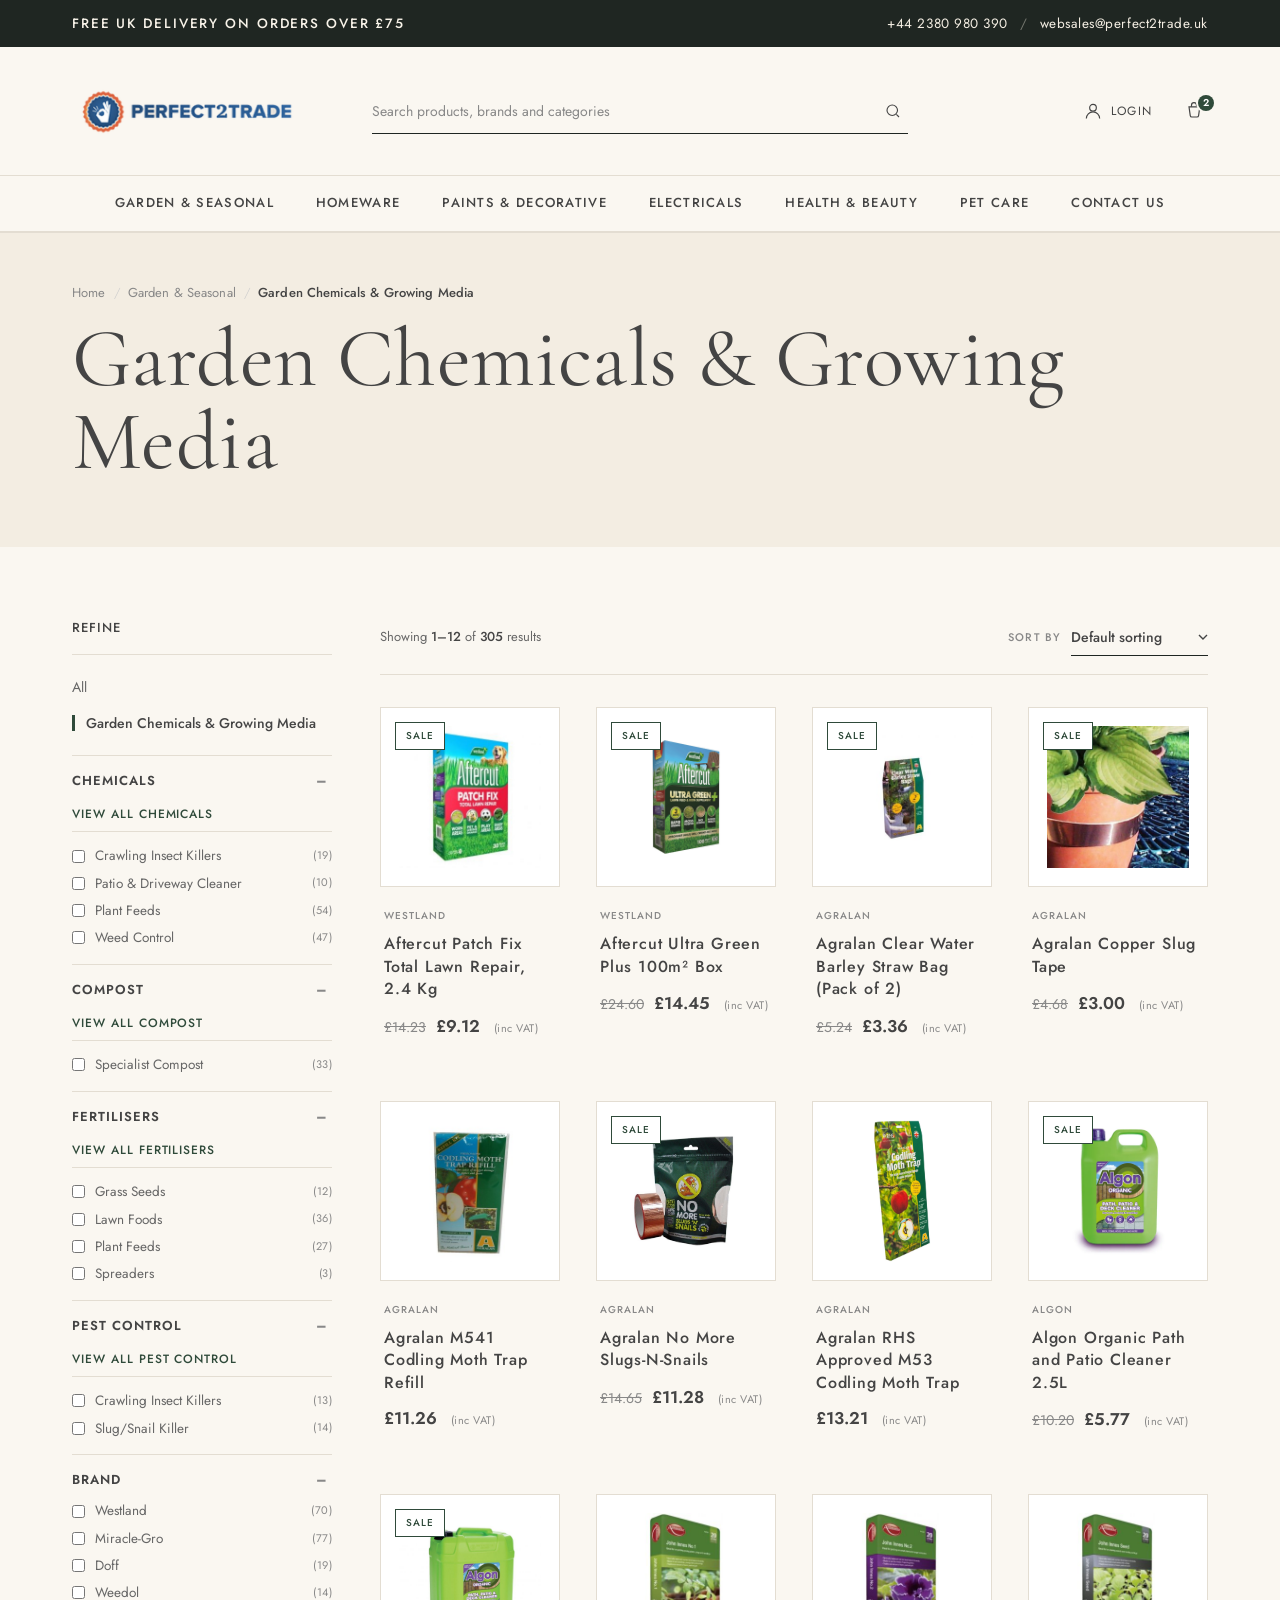
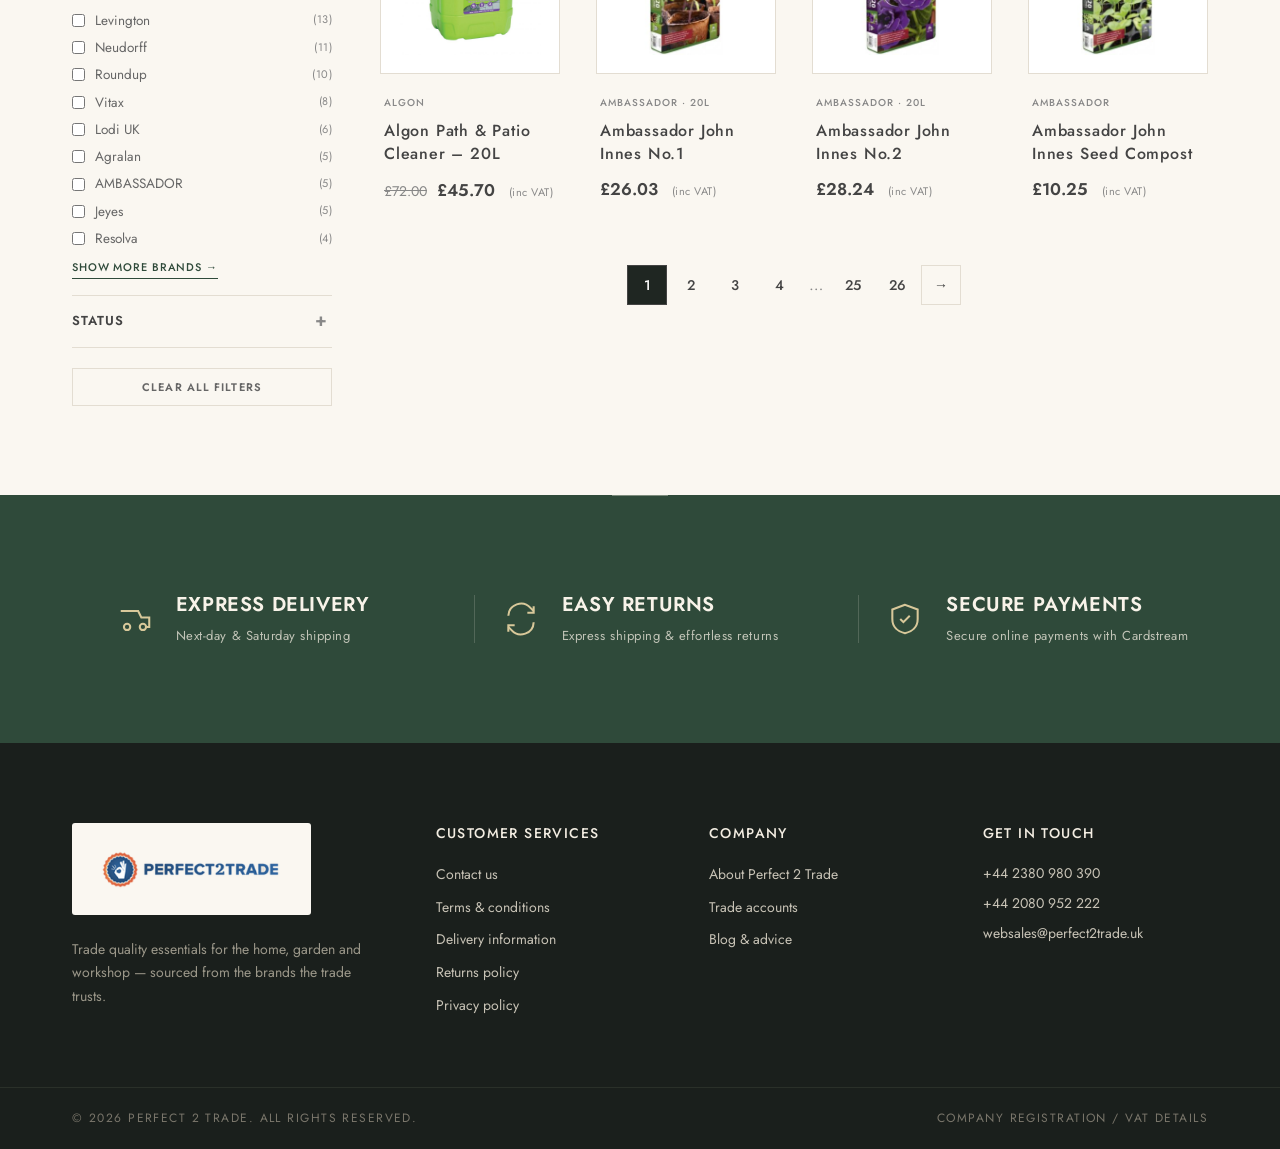
<file: homepage-redesign/category-garden-chemicals.html>
<!DOCTYPE html>
<html lang="en">
<head>
<meta charset="UTF-8" />
<meta name="viewport" content="width=device-width, initial-scale=1.0" />
<title>Garden Chemicals &amp; Growing Media — Perfect 2 Trade</title>
<link rel="preconnect" href="https://fonts.googleapis.com">
<link rel="preconnect" href="https://fonts.gstatic.com" crossorigin>
<link href="https://fonts.googleapis.com/css2?family=Cormorant+Garamond:wght@400;500;600&family=Jost:wght@300;400;500;600&display=swap" rel="stylesheet">
<link rel="stylesheet" href="styles.css?v=2026051458" />
</head>
<body>

<!-- Utility bar -->
<div class="utility-bar">
  <div class="container utility-bar__inner">
    <span class="utility-bar__msg">Free UK delivery on orders over &pound;75</span>
    <div class="utility-bar__contact">
      <a href="tel:+442380980390">+44 2380 980 390</a>
      <span class="sep">/</span>
      <a href="mailto:websales@perfect2trade.uk">websales@perfect2trade.uk</a>
    </div>
  </div>
</div>

<!-- Header -->
<header class="header">
  <div class="container header__inner">
    <button class="nav-toggle" type="button" aria-label="Open menu" aria-expanded="false" aria-controls="primary-nav">
      <span class="nav-toggle__bar"></span>
      <span class="nav-toggle__bar"></span>
      <span class="nav-toggle__bar"></span>
    </button>
    <button class="header__search-toggle" type="button" aria-label="Open search" aria-controls="search-overlay">
      <svg width="20" height="20" viewBox="0 0 24 24" fill="none" stroke="currentColor" stroke-width="1.5"><circle cx="11" cy="11" r="7"/><path d="m20 20-3.5-3.5"/></svg>
    </button>
    <a href="index.html" class="logo">
      <img src="assets/p2logo.png?v=2" alt="Perfect 2 Trade" class="logo__img" />
    </a>
    <form class="search" role="search">
      <input type="search" placeholder="Search products, brands and categories" aria-label="Search" />
      <button type="submit" aria-label="Search">
        <svg width="18" height="18" viewBox="0 0 24 24" fill="none" stroke="currentColor" stroke-width="1.5"><circle cx="11" cy="11" r="7"/><path d="m20 20-3.5-3.5"/></svg>
      </button>
    </form>
    <nav class="header__actions" aria-label="User">
      <a href="account-login.html" class="icon-link">
        <svg width="20" height="20" viewBox="0 0 24 24" fill="none" stroke="currentColor" stroke-width="1.4"><circle cx="12" cy="8" r="4"/><path d="M4 21c0-4.4 3.6-8 8-8s8 3.6 8 8"/></svg>
        <span>Login</span>
      </a>
      <div class="cart-dock">
        <a href="#" class="icon-link icon-link--cart" data-cart-toggle aria-haspopup="true" aria-expanded="false">
          <svg width="20" height="20" viewBox="0 0 24 24" fill="none" stroke="currentColor" stroke-width="1.4"><path d="M6 7h13l-1.5 10.5a2 2 0 0 1-2 1.7H9.5a2 2 0 0 1-2-1.7L6 7Z"/><path d="M9 7V5a3 3 0 0 1 6 0v2"/></svg>
          <em class="badge">2</em>
        </a>
        <div class="cart-dropdown" role="dialog" aria-label="Shopping cart">
          <button class="cart-close" type="button" aria-label="Close cart">
            <svg width="22" height="22" viewBox="0 0 24 24" fill="none" stroke="currentColor" stroke-width="1.6" stroke-linecap="round"><path d="M6 6 L18 18"/><path d="M18 6 L6 18"/></svg>
          </button>
          <div class="cart-dropdown__head">
            <h5>Shopping cart</h5>
            <span class="cart-dropdown__count">2 items</span>
          </div>
          <ul class="cart-items">
            <li class="cart-item">
              <div class="cart-item__img"><img src="assets/offer-sika.png" alt="" loading="lazy" /></div>
              <div class="cart-item__body">
                <h6 class="cart-item__name">Sika FastFix All Weather Jointing Paving Compound 15kg &ndash; Flint</h6>
                <span class="cart-item__meta">Qty 1 &middot; &pound;38.51</span>
              </div>
              <div class="cart-item__right">
                <span class="cart-item__price">&pound;38.51</span>
                <button class="cart-item__remove" type="button">Remove</button>
              </div>
            </li>
            <li class="cart-item">
              <div class="cart-item__img"><img src="assets/offer-deicer.png" alt="" loading="lazy" /></div>
              <div class="cart-item__body">
                <h6 class="cart-item__name">Blue Star De-Icer Trigger 500ml</h6>
                <span class="cart-item__meta">Qty 2 &middot; &pound;1.80</span>
              </div>
              <div class="cart-item__right">
                <span class="cart-item__price">&pound;3.60</span>
                <button class="cart-item__remove" type="button">Remove</button>
              </div>
            </li>
          </ul>
          <div class="cart-dropdown__foot">
            <div class="cart-dropdown__total">
              <span class="cart-dropdown__total-label">Sub-total</span>
              <span class="cart-dropdown__total-value">&pound;42.11</span>
            </div>
            <p class="cart-dropdown__vat">(excl. delivery)</p>
            <div class="cart-dropdown__btns">
              <a href="cart.html" class="btn btn--ghost btn--small">View bag</a>
              <a href="checkout.html" class="btn btn--primary btn--small">Checkout</a>
            </div>
          </div>
        </div>
      </div>
    </nav>
  </div>

  <nav id="primary-nav" class="primary-nav" aria-label="Primary">
    <button class="nav-close" type="button" aria-label="Close menu">
      <svg width="22" height="22" viewBox="0 0 24 24" fill="none" stroke="currentColor" stroke-width="1.6" stroke-linecap="round"><path d="M6 6 L18 18"/><path d="M18 6 L6 18"/></svg>
    </button>
    <div class="container primary-nav__inner">
      <ul>
        <li class="has-mega"><a href="category-garden-seasonal.html" aria-current="page">Garden &amp; Seasonal</a></li>
        <li class="has-mega"><a href="category-garden-seasonal.html">Homeware</a></li>
        <li class="has-mega"><a href="category-garden-seasonal.html">Paints &amp; Decorative</a></li>
        <li class="has-mega"><a href="category-garden-seasonal.html">Electricals</a></li>
        <li class="has-mega"><a href="category-garden-seasonal.html">Health &amp; Beauty</a></li>
        <li class="has-mega"><a href="category-garden-seasonal.html">Pet Care</a></li>
        <li><a href="#">Contact us</a></li>
      </ul>
    </div>
  </nav>
</header>

<!-- Breadcrumb + Title -->
<section class="cat-head">
  <div class="container">
    <nav class="breadcrumb" aria-label="Breadcrumb">
      <ol>
        <li><a href="index.html">Home</a></li>
        <li><a href="category-garden-seasonal.html">Garden &amp; Seasonal</a></li>
        <li aria-current="page">Garden Chemicals &amp; Growing Media</li>
      </ol>
    </nav>
    <h1>Garden Chemicals &amp; <em>Growing Media</em></h1>
  </div>
</section>

<!-- Listing — filter sidebar + product grid -->
<section class="listing">
  <div class="container listing__inner">

    <!-- Filters sidebar -->
    <aside class="filters" aria-label="Refine results">
      <div class="filters__head">
        <h4>Refine</h4>
        <button class="filters__close" type="button" aria-label="Close filters">
          <svg width="20" height="20" viewBox="0 0 24 24" fill="none" stroke="currentColor" stroke-width="1.6" stroke-linecap="round"><path d="M6 6 L18 18"/><path d="M18 6 L6 18"/></svg>
        </button>
      </div>

      <div class="filter-top">
        <a href="category-garden-seasonal.html" class="filter-top__link">All</a>
        <a href="#" class="filter-top__link is-current" aria-current="page">Garden Chemicals &amp; Growing Media</a>
      </div>

      <details class="filter-group" open>
        <summary>Chemicals</summary>
        <ul class="filter-list">
          <li><a class="filter-list__viewall" href="category-garden-chemicals.html">View all Chemicals</a></li>
          <li><label><input type="checkbox" /> Crawling Insect Killers <span>(19)</span></label></li>
          <li><label><input type="checkbox" /> Patio &amp; Driveway Cleaner <span>(10)</span></label></li>
          <li><label><input type="checkbox" /> Plant Feeds <span>(54)</span></label></li>
          <li><label><input type="checkbox" /> Weed Control <span>(47)</span></label></li>
        </ul>
      </details>

      <details class="filter-group" open>
        <summary>Compost</summary>
        <ul class="filter-list">
          <li><a class="filter-list__viewall" href="category-garden-chemicals.html">View all Compost</a></li>
          <li><label><input type="checkbox" /> Specialist Compost <span>(33)</span></label></li>
        </ul>
      </details>

      <details class="filter-group" open>
        <summary>Fertilisers</summary>
        <ul class="filter-list">
          <li><a class="filter-list__viewall" href="category-garden-chemicals.html">View all Fertilisers</a></li>
          <li><label><input type="checkbox" /> Grass Seeds <span>(12)</span></label></li>
          <li><label><input type="checkbox" /> Lawn Foods <span>(36)</span></label></li>
          <li><label><input type="checkbox" /> Plant Feeds <span>(27)</span></label></li>
          <li><label><input type="checkbox" /> Spreaders <span>(3)</span></label></li>
        </ul>
      </details>

      <details class="filter-group" open>
        <summary>Pest Control</summary>
        <ul class="filter-list">
          <li><a class="filter-list__viewall" href="category-garden-chemicals.html">View all Pest Control</a></li>
          <li><label><input type="checkbox" /> Crawling Insect Killers <span>(13)</span></label></li>
          <li><label><input type="checkbox" /> Slug/Snail Killer <span>(14)</span></label></li>
        </ul>
      </details>

      <details class="filter-group" open>
        <summary>Brand</summary>
        <ul class="filter-list">
          <li><label><input type="checkbox" /> Westland <span>(70)</span></label></li>
          <li><label><input type="checkbox" /> Miracle-Gro <span>(77)</span></label></li>
          <li><label><input type="checkbox" /> Doff <span>(19)</span></label></li>
          <li><label><input type="checkbox" /> Weedol <span>(14)</span></label></li>
          <li><label><input type="checkbox" /> Levington <span>(13)</span></label></li>
          <li><label><input type="checkbox" /> Neudorff <span>(11)</span></label></li>
          <li><label><input type="checkbox" /> Roundup <span>(10)</span></label></li>
          <li><label><input type="checkbox" /> Vitax <span>(8)</span></label></li>
          <li><label><input type="checkbox" /> Lodi UK <span>(6)</span></label></li>
          <li><label><input type="checkbox" /> Agralan <span>(5)</span></label></li>
          <li><label><input type="checkbox" /> AMBASSADOR <span>(5)</span></label></li>
          <li><label><input type="checkbox" /> Jeyes <span>(5)</span></label></li>
          <li><label><input type="checkbox" /> Resolva <span>(4)</span></label></li>
        </ul>
        <a href="#" class="filter-more">Show more brands &rarr;</a>
      </details>

      <details class="filter-group">
        <summary>Status</summary>
        <ul class="filter-list">
          <li><label><input type="checkbox" /> Show current range only</label></li>
          <li><label><input type="checkbox" /> Show discontinued only</label></li>
        </ul>
      </details>

      <button type="button" class="btn btn--small btn--ghost filters__clear">Clear all filters</button>
    </aside>

    <!-- Products -->
    <div class="listing__main">
      <div class="listing__bar">
        <button class="filters-toggle" type="button" aria-label="Open filters">
          <svg width="18" height="18" viewBox="0 0 24 24" fill="none" stroke="currentColor" stroke-width="1.5" stroke-linecap="round"><path d="M3 6h18"/><path d="M6 12h12"/><path d="M10 18h4"/></svg>
          Filters
        </button>
        <span class="listing__count">Showing <strong>1&ndash;12</strong> of <strong>305</strong> results</span>
        <label class="sort-by">
          Sort by
          <select>
            <option>Default sorting</option>
            <option>Popularity</option>
            <option>Average rating</option>
            <option>Latest</option>
            <option>Price: low to high</option>
            <option>Price: high to low</option>
          </select>
        </label>
      </div>

      <ul class="product-grid">
        <li>
          <a href="product-algon-cleaner.html" class="product-card">
            <div class="product-card__image">
              <span class="product-card__badge">Sale</span>
              <img src="assets/p2t/20500137-600x600-1.jpg" alt="" loading="lazy" />
            </div>
            <div class="product-card__body">
              <span class="eyebrow">Westland</span>
              <h3>Aftercut Patch Fix Total Lawn Repair, 2.4 Kg</h3>
              <div class="product-card__price">
                <span class="was">&pound;14.23</span>
                <span class="now">&pound;9.12</span>
                <span class="vat">(inc VAT)</span>
              </div>
            </div>
          </a>
        </li>
        <li>
          <a href="product-algon-cleaner.html" class="product-card">
            <div class="product-card__image">
              <span class="product-card__badge">Sale</span>
              <img src="assets/p2t/Aftercut-Ultra-Green-Plus-100m2-Box-1.png" alt="" loading="lazy" />
            </div>
            <div class="product-card__body">
              <span class="eyebrow">Westland</span>
              <h3>Aftercut Ultra Green Plus 100m&sup2; Box</h3>
              <div class="product-card__price">
                <span class="was">&pound;24.60</span>
                <span class="now">&pound;14.45</span>
                <span class="vat">(inc VAT)</span>
              </div>
            </div>
          </a>
        </li>
        <li>
          <a href="product-algon-cleaner.html" class="product-card">
            <div class="product-card__image">
              <span class="product-card__badge">Sale</span>
              <img src="assets/p2t/703116-600x600-1.jpg" alt="" loading="lazy" />
            </div>
            <div class="product-card__body">
              <span class="eyebrow">Agralan</span>
              <h3>Agralan Clear Water Barley Straw Bag (Pack of 2)</h3>
              <div class="product-card__price">
                <span class="was">&pound;5.24</span>
                <span class="now">&pound;3.36</span>
                <span class="vat">(inc VAT)</span>
              </div>
            </div>
          </a>
        </li>
        <li>
          <a href="product-algon-cleaner.html" class="product-card">
            <div class="product-card__image">
              <span class="product-card__badge">Sale</span>
              <img src="assets/p2t/703108-600x600-1.jpg" alt="" loading="lazy" />
            </div>
            <div class="product-card__body">
              <span class="eyebrow">Agralan</span>
              <h3>Agralan Copper Slug Tape</h3>
              <div class="product-card__price">
                <span class="was">&pound;4.68</span>
                <span class="now">&pound;3.00</span>
                <span class="vat">(inc VAT)</span>
              </div>
            </div>
          </a>
        </li>
        <li>
          <a href="product-algon-cleaner.html" class="product-card">
            <div class="product-card__image">
              <img src="assets/p2t/5019226000119-600x937-1.jpg" alt="" loading="lazy" />
            </div>
            <div class="product-card__body">
              <span class="eyebrow">Agralan</span>
              <h3>Agralan M541 Codling Moth Trap Refill</h3>
              <div class="product-card__price">
                <span class="now">&pound;11.26</span>
                <span class="vat">(inc VAT)</span>
              </div>
            </div>
          </a>
        </li>
        <li>
          <a href="product-algon-cleaner.html" class="product-card">
            <div class="product-card__image">
              <span class="product-card__badge">Sale</span>
              <img src="assets/p2t/slugs.jpg" alt="" loading="lazy" />
            </div>
            <div class="product-card__body">
              <span class="eyebrow">Agralan</span>
              <h3>Agralan No More Slugs-N-Snails</h3>
              <div class="product-card__price">
                <span class="was">&pound;14.65</span>
                <span class="now">&pound;11.28</span>
                <span class="vat">(inc VAT)</span>
              </div>
            </div>
          </a>
        </li>
        <li>
          <a href="product-algon-cleaner.html" class="product-card">
            <div class="product-card__image">
              <img src="assets/p2t/CodlingMothTrapISO_1024x1024@2x.webp" alt="" loading="lazy" />
            </div>
            <div class="product-card__body">
              <span class="eyebrow">Agralan</span>
              <h3>Agralan RHS Approved M53 Codling Moth Trap</h3>
              <div class="product-card__price">
                <span class="now">&pound;13.21</span>
                <span class="vat">(inc VAT)</span>
              </div>
            </div>
          </a>
        </li>
        <li>
          <a href="product-algon-cleaner.html" class="product-card">
            <div class="product-card__image">
              <span class="product-card__badge">Sale</span>
              <img src="assets/p2t/Algon-Organic-Path-and-Patio-Cleaner-1.webp" alt="" loading="lazy" />
            </div>
            <div class="product-card__body">
              <span class="eyebrow">Algon</span>
              <h3>Algon Organic Path and Patio Cleaner 2.5L</h3>
              <div class="product-card__price">
                <span class="was">&pound;10.20</span>
                <span class="now">&pound;5.77</span>
                <span class="vat">(inc VAT)</span>
              </div>
            </div>
          </a>
        </li>
        <li>
          <a href="product-algon-cleaner.html" class="product-card">
            <div class="product-card__image">
              <span class="product-card__badge">Sale</span>
              <img src="assets/p2t/algon-20l-fop-angle-new-label.jpg" alt="" loading="lazy" />
            </div>
            <div class="product-card__body">
              <span class="eyebrow">Algon</span>
              <h3>Algon Path &amp; Patio Cleaner &ndash; 20L</h3>
              <div class="product-card__price">
                <span class="was">&pound;72.00</span>
                <span class="now">&pound;45.70</span>
                <span class="vat">(inc VAT)</span>
              </div>
            </div>
          </a>
        </li>
        <li>
          <a href="product-algon-cleaner.html" class="product-card">
            <div class="product-card__image">
              <img src="assets/p2t/1-1-300x300.jpg" alt="" loading="lazy" />
            </div>
            <div class="product-card__body">
              <span class="eyebrow">Ambassador &middot; 20L</span>
              <h3>Ambassador John Innes No.1</h3>
              <div class="product-card__price">
                <span class="now">&pound;26.03</span>
                <span class="vat">(inc VAT)</span>
              </div>
            </div>
          </a>
        </li>
        <li>
          <a href="product-algon-cleaner.html" class="product-card">
            <div class="product-card__image">
              <img src="assets/p2t/337248_20140917090831_1024-1-1-300x300.jpg" alt="" loading="lazy" />
            </div>
            <div class="product-card__body">
              <span class="eyebrow">Ambassador &middot; 20L</span>
              <h3>Ambassador John Innes No.2</h3>
              <div class="product-card__price">
                <span class="now">&pound;28.24</span>
                <span class="vat">(inc VAT)</span>
              </div>
            </div>
          </a>
        </li>
        <li>
          <a href="product-algon-cleaner.html" class="product-card">
            <div class="product-card__image">
              <img src="assets/p2t/337269_20140917090824_1024-1-300x300.jpg" alt="" loading="lazy" />
            </div>
            <div class="product-card__body">
              <span class="eyebrow">Ambassador</span>
              <h3>Ambassador John Innes Seed Compost</h3>
              <div class="product-card__price">
                <span class="now">&pound;10.25</span>
                <span class="vat">(inc VAT)</span>
              </div>
            </div>
          </a>
        </li>
      </ul>

      <!-- Pagination -->
      <nav class="pagination" aria-label="Pages">
        <a href="#" class="pagination__link is-current" aria-current="page">1</a>
        <a href="#" class="pagination__link">2</a>
        <a href="#" class="pagination__link">3</a>
        <a href="#" class="pagination__link">4</a>
        <span class="pagination__gap">&hellip;</span>
        <a href="#" class="pagination__link">25</a>
        <a href="#" class="pagination__link">26</a>
        <a href="#" class="pagination__link pagination__link--next" aria-label="Next">&rarr;</a>
      </nav>
    </div>

  </div>
</section>

<!-- Trust band -->
<section class="trust">
  <div class="container">
    <div class="trust__inner">
      <div class="trust__item">
        <svg width="26" height="26" viewBox="0 0 24 24" fill="none" stroke="currentColor" stroke-width="1.3"><path d="M3 7h11l2 4h5v6h-2"/><circle cx="7" cy="17" r="2"/><circle cx="17" cy="17" r="2"/></svg>
        <div>
          <strong>Express delivery</strong>
          <span>Next-day &amp; Saturday shipping</span>
        </div>
      </div>
      <div class="trust__item">
        <svg width="26" height="26" viewBox="0 0 24 24" fill="none" stroke="currentColor" stroke-width="1.3"><path d="M4 10a8 8 0 0 1 14-5l2 2"/><path d="M20 4v4h-4"/><path d="M20 14a8 8 0 0 1-14 5l-2-2"/><path d="M4 20v-4h4"/></svg>
        <div>
          <strong>Easy returns</strong>
          <span>Express shipping &amp; effortless returns</span>
        </div>
      </div>
      <div class="trust__item">
        <svg width="26" height="26" viewBox="0 0 24 24" fill="none" stroke="currentColor" stroke-width="1.3"><path d="M12 3 4 6v6c0 5 3.5 8 8 9 4.5-1 8-4 8-9V6l-8-3Z"/><path d="m9 12 2 2 4-4"/></svg>
        <div>
          <strong>Secure payments</strong>
          <span>Secure online payments with Cardstream</span>
        </div>
      </div>
    </div>
  </div>
</section>

<!-- Footer -->
<footer class="footer">
  <div class="container footer__grid">
    <div class="footer__col footer__col--brand">
      <a href="index.html" class="footer-logo" aria-label="Perfect 2 Trade">
        <img src="assets/p2logo.png?v=2" alt="Perfect 2 Trade" class="footer-logo__img" />
      </a>
      <p>Trade quality essentials for the home, garden and workshop &mdash; sourced from the brands the trade trusts.</p>
    </div>
    <div class="footer__col">
      <h4>Customer services</h4>
      <ul>
        <li><a href="#">Contact us</a></li>
        <li><a href="#">Terms &amp; conditions</a></li>
        <li><a href="#">Delivery information</a></li>
        <li><a href="#">Returns policy</a></li>
        <li><a href="#">Privacy policy</a></li>
      </ul>
    </div>
    <div class="footer__col">
      <h4>Company</h4>
      <ul>
        <li><a href="#">About Perfect 2 Trade</a></li>
        <li><a href="#">Trade accounts</a></li>
        <li><a href="#">Blog &amp; advice</a></li>
      </ul>
    </div>
    <div class="footer__col">
      <h4>Get in touch</h4>
      <ul class="footer__contact">
        <li>+44 2380 980 390</li>
        <li>+44 2080 952 222</li>
        <li>websales@perfect2trade.uk</li>
      </ul>
    </div>
  </div>
  <div class="footer__base">
    <div class="container">
      <span>&copy; 2026 Perfect 2 Trade. All rights reserved.</span>
      <span>Company registration / VAT details</span>
    </div>
  </div>
</footer>

<div class="nav-backdrop" hidden></div>

<!-- Mobile search overlay -->
<div class="search-overlay" id="search-overlay" hidden aria-hidden="true" role="dialog" aria-label="Search">
  <div class="search-overlay__bar">
    <button class="search-overlay__back" type="button" aria-label="Close search">
      <svg width="20" height="20" viewBox="0 0 24 24" fill="none" stroke="currentColor" stroke-width="1.6" stroke-linecap="round"><path d="M14 6l-6 6 6 6"/></svg>
    </button>
    <form class="search-overlay__form" role="search">
      <input type="search" class="search-overlay__input" placeholder="Search for products..." aria-label="Search products" autocomplete="off" />
      <button type="button" class="search-overlay__clear" aria-label="Clear" hidden>
        <svg width="14" height="14" viewBox="0 0 24 24" fill="none" stroke="currentColor" stroke-width="1.8" stroke-linecap="round"><path d="M6 6 L18 18"/><path d="M18 6 L6 18"/></svg>
      </button>
    </form>
  </div>

  <div class="search-overlay__body">
    <section class="search-overlay__group">
      <h3 class="search-overlay__heading">Popular searches</h3>
      <ul class="search-chips">
        <li><a href="category-garden-chemicals.html" class="search-chip">Patio cleaner</a></li>
        <li><a href="category-garden-chemicals.html" class="search-chip">De-icer</a></li>
        <li><a href="category-garden-chemicals.html" class="search-chip">Algon</a></li>
        <li><a href="category-garden-chemicals.html" class="search-chip">Aftercut</a></li>
        <li><a href="category-garden-chemicals.html" class="search-chip">Slug repellent</a></li>
        <li><a href="category-garden-chemicals.html" class="search-chip">Path &amp; patio</a></li>
        <li><a href="category-garden-chemicals.html" class="search-chip">Lawn feed</a></li>
      </ul>
    </section>

    <section class="search-overlay__group">
      <h3 class="search-overlay__heading">Browse categories</h3>
      <ul class="search-links">
        <li><a href="category-garden-seasonal.html">Garden &amp; Seasonal</a></li>
        <li><a href="category-garden-chemicals.html">Garden Chemicals &amp; Growing Media</a></li>
        <li><a href="category-garden-seasonal.html">Homeware</a></li>
        <li><a href="category-garden-seasonal.html">Paints &amp; Decorative</a></li>
        <li><a href="category-garden-seasonal.html">Pet Care</a></li>
        <li><a href="category-garden-seasonal.html">Health &amp; Beauty</a></li>
      </ul>
    </section>

    <section class="search-overlay__group">
      <h3 class="search-overlay__heading">Trending products</h3>
      <ul class="search-products">
        <li>
          <a href="product-algon-cleaner.html">
            <div class="search-product__img"><img src="assets/p2t/Algon-Organic-Path-and-Patio-Cleaner-1.webp" alt="" loading="lazy" /></div>
            <div class="search-product__info">
              <span class="eyebrow">Algon</span>
              <span class="search-product__name">Algon Organic Path and Patio Cleaner 2.5L</span>
              <span class="search-product__price">&pound;5.77 <em>(inc VAT)</em></span>
            </div>
          </a>
        </li>
        <li>
          <a href="product-algon-cleaner.html">
            <div class="search-product__img"><img src="assets/p2t/CarPlan-Blue-Star-Winter-De-Icer-Trigger-Spray-500ml.png" alt="" loading="lazy" /></div>
            <div class="search-product__info">
              <span class="eyebrow">CarPlan</span>
              <span class="search-product__name">CarPlan De Icer Trigger Spray 500ml</span>
              <span class="search-product__price">&pound;1.80 <em>(inc VAT)</em></span>
            </div>
          </a>
        </li>
        <li>
          <a href="product-algon-cleaner.html">
            <div class="search-product__img"><img src="assets/p2t/20500137-600x600-1.jpg" alt="" loading="lazy" /></div>
            <div class="search-product__info">
              <span class="eyebrow">Westland</span>
              <span class="search-product__name">Aftercut Patch Fix Total Lawn Repair, 2.4 Kg</span>
              <span class="search-product__price">&pound;9.12 <em>(inc VAT)</em></span>
            </div>
          </a>
        </li>
        <li>
          <a href="product-algon-cleaner.html">
            <div class="search-product__img"><img src="assets/p2t/703108-600x600-1.jpg" alt="" loading="lazy" /></div>
            <div class="search-product__info">
              <span class="eyebrow">Agralan</span>
              <span class="search-product__name">Agralan Copper Slug Tape</span>
              <span class="search-product__price">&pound;3.00 <em>(inc VAT)</em></span>
            </div>
          </a>
        </li>
      </ul>
    </section>
  </div>
</div>

<script>
  (function () {
    const searchToggle = document.querySelector('.header__search-toggle');
    const searchOverlay = document.getElementById('search-overlay');
    if (!searchToggle || !searchOverlay) return;
    const searchBack = searchOverlay.querySelector('.search-overlay__back');
    const overlayInput = searchOverlay.querySelector('.search-overlay__input');
    const overlayClear = searchOverlay.querySelector('.search-overlay__clear');
    function openSearch() {
      searchOverlay.hidden = false;
      searchOverlay.setAttribute('aria-hidden', 'false');
      document.body.classList.add('search-open');
      setTimeout(function () { if (overlayInput) overlayInput.focus(); }, 60);
    }
    function closeSearch() {
      searchOverlay.hidden = true;
      searchOverlay.setAttribute('aria-hidden', 'true');
      document.body.classList.remove('search-open');
      if (overlayInput) overlayInput.value = '';
      if (overlayClear) overlayClear.hidden = true;
    }
    searchToggle.addEventListener('click', openSearch);
    if (searchBack) searchBack.addEventListener('click', closeSearch);
    if (overlayInput && overlayClear) {
      overlayInput.addEventListener('input', function () { overlayClear.hidden = overlayInput.value.length === 0; });
      overlayClear.addEventListener('click', function () { overlayInput.value = ''; overlayClear.hidden = true; overlayInput.focus(); });
    }
    document.addEventListener('keydown', function (e) {
      if (e.key === 'Escape' && !searchOverlay.hidden) closeSearch();
    });
  })();
</script>
<div class="cart-backdrop" hidden></div>

<script>
  (function () {
    const toggle = document.querySelector('.nav-toggle');
    const close = document.querySelector('.nav-close');
    const nav = document.getElementById('primary-nav');
    const backdrop = document.querySelector('.nav-backdrop');
    const body = document.body;
    if (!toggle || !nav) return;
    function setMenu(open) {
      toggle.setAttribute('aria-expanded', open ? 'true' : 'false');
      body.classList.toggle('menu-open', open);
      backdrop.hidden = !open;
    }
    toggle.addEventListener('click', () => setMenu(toggle.getAttribute('aria-expanded') !== 'true'));
    if (close) close.addEventListener('click', () => setMenu(false));
    backdrop.addEventListener('click', () => setMenu(false));

    const filtersToggle = document.querySelector('.filters-toggle');
    const filters = document.querySelector('.filters');
    const filtersClose = document.querySelector('.filters__close');
    if (filtersToggle && filters) {
      filtersToggle.addEventListener('click', () => {
        filters.classList.add('is-open');
        body.classList.add('filters-open');
      });
      filtersClose.addEventListener('click', () => {
        filters.classList.remove('is-open');
        body.classList.remove('filters-open');
      });
    }
  })();

  (function () {
    const dock = document.querySelector('.cart-dock');
    const toggle = document.querySelector('[data-cart-toggle]');
    const closeBtn = document.querySelector('.cart-close');
    const backdrop = document.querySelector('.cart-backdrop');
    if (!dock || !toggle) return;
    const drawerMq = window.matchMedia('(max-width: 1024px)');
    function setCart(open) {
      dock.classList.toggle('is-open', open);
      toggle.setAttribute('aria-expanded', open ? 'true' : 'false');
      if (drawerMq.matches) {
        document.body.classList.toggle('cart-open', open);
        if (backdrop) backdrop.hidden = !open;
      }
    }
    toggle.addEventListener('click', (e) => { e.preventDefault(); setCart(!dock.classList.contains('is-open')); });
    if (closeBtn) closeBtn.addEventListener('click', () => setCart(false));
    if (backdrop) backdrop.addEventListener('click', () => setCart(false));
    document.addEventListener('click', (e) => {
      if (!dock.contains(e.target) && (!backdrop || !backdrop.contains(e.target))) {
        if (dock.classList.contains('is-open')) setCart(false);
      }
    });
    document.addEventListener('keydown', (e) => { if (e.key === 'Escape' && dock.classList.contains('is-open')) setCart(false); });
    drawerMq.addEventListener('change', () => { if (dock.classList.contains('is-open')) setCart(false); });
  })();
</script>

</body>
</html>
</file>
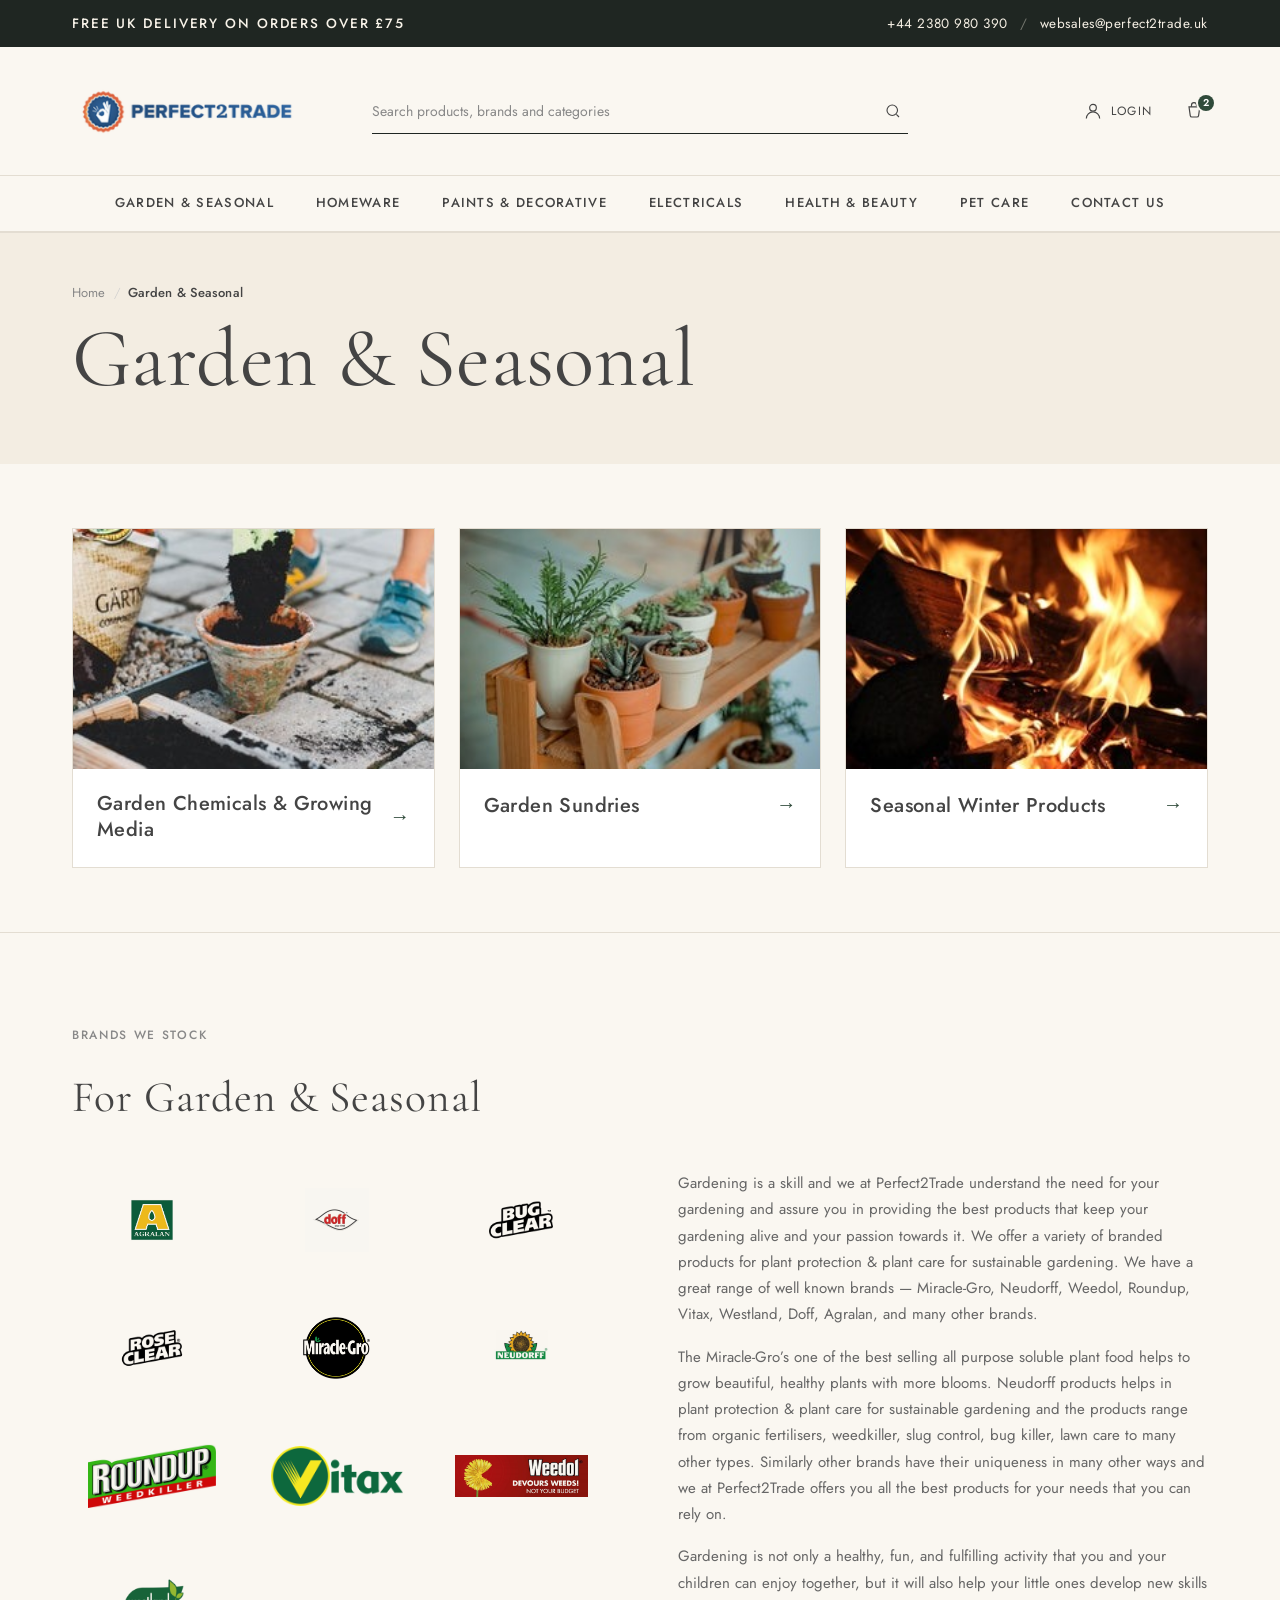
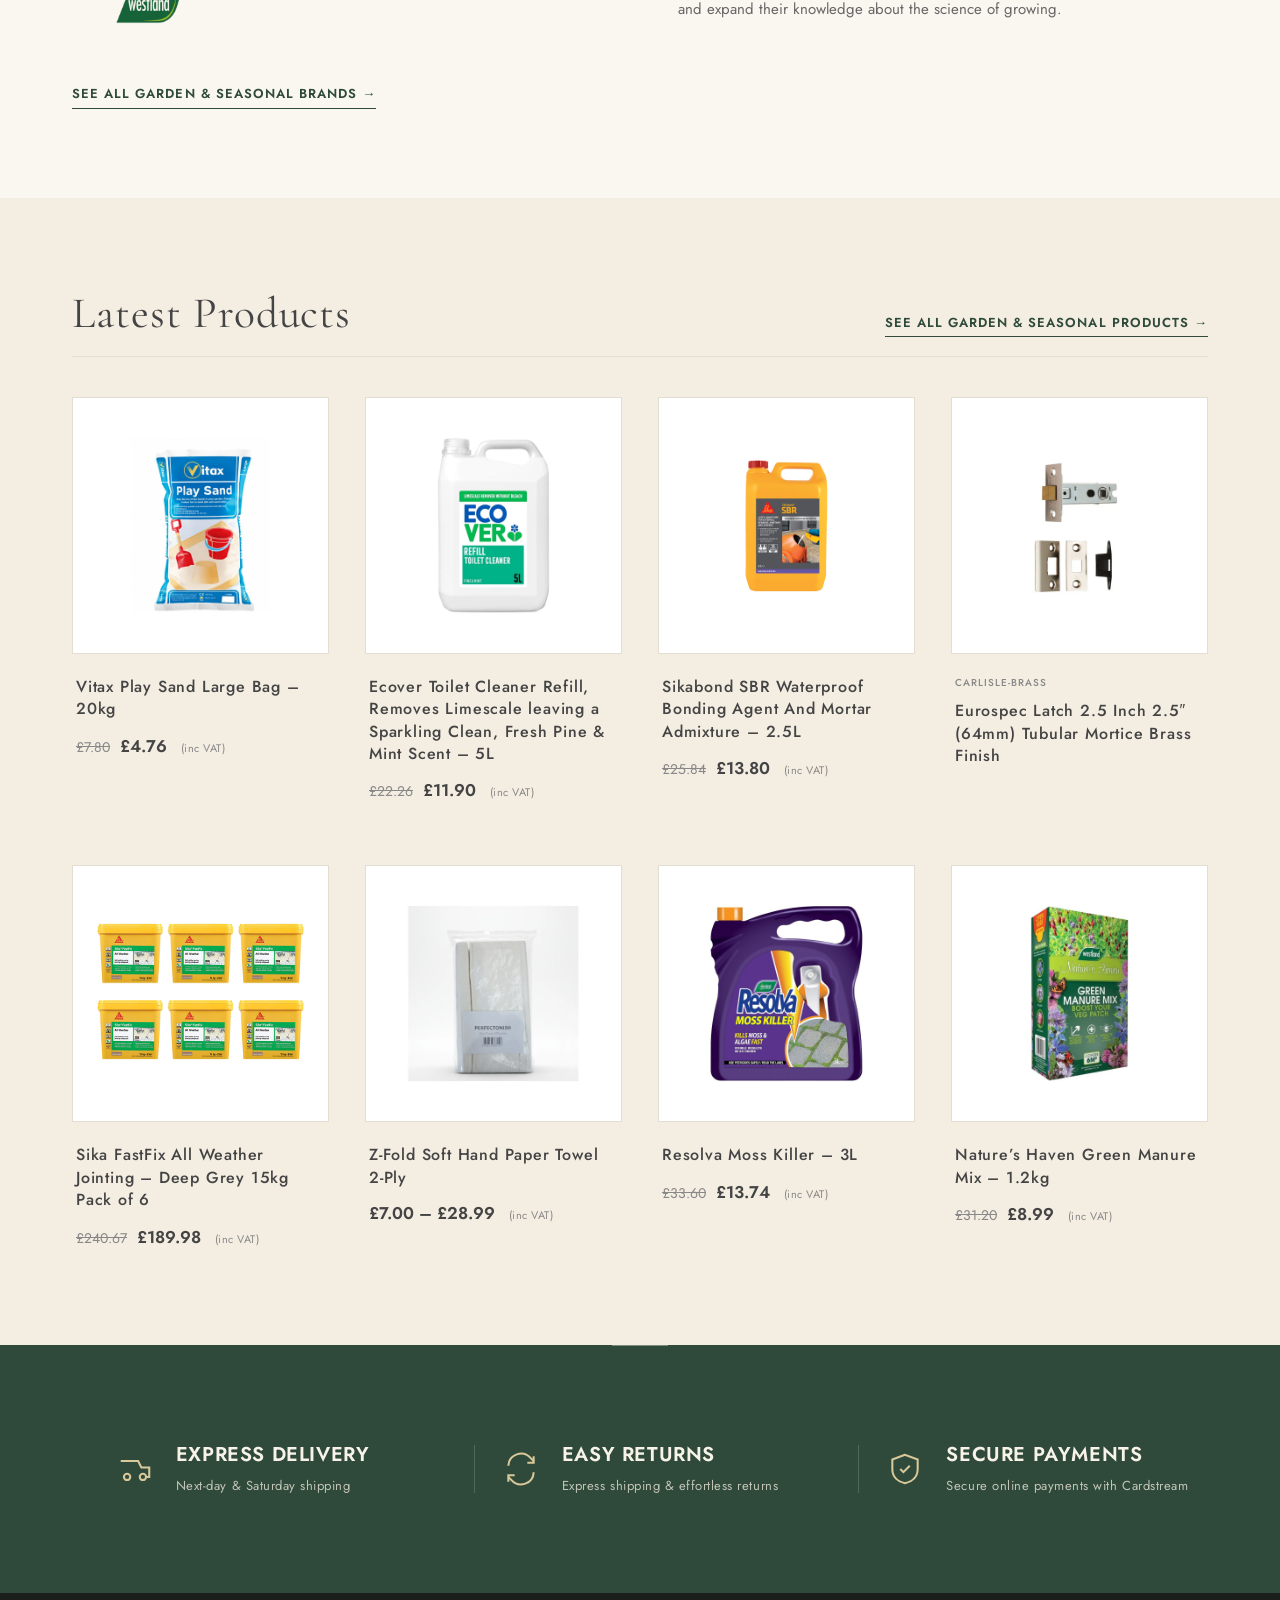
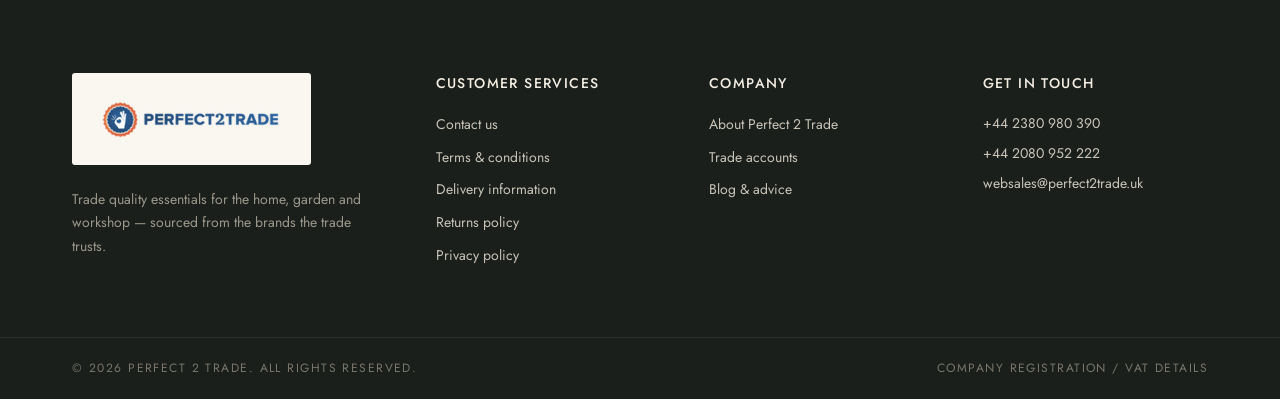
<file: homepage-redesign/category-garden-seasonal.html>
<!DOCTYPE html>
<html lang="en">
<head>
<meta charset="UTF-8" />
<meta name="viewport" content="width=device-width, initial-scale=1.0" />
<title>Garden &amp; Seasonal — Perfect 2 Trade</title>
<link rel="preconnect" href="https://fonts.googleapis.com">
<link rel="preconnect" href="https://fonts.gstatic.com" crossorigin>
<link href="https://fonts.googleapis.com/css2?family=Cormorant+Garamond:wght@400;500;600&family=Jost:wght@300;400;500;600&display=swap" rel="stylesheet">
<link rel="stylesheet" href="styles.css?v=2026051458" />
</head>
<body>

<!-- Utility bar -->
<div class="utility-bar">
  <div class="container utility-bar__inner">
    <span class="utility-bar__msg">Free UK delivery on orders over &pound;75</span>
    <div class="utility-bar__contact">
      <a href="tel:+442380980390">+44 2380 980 390</a>
      <span class="sep">/</span>
      <a href="mailto:websales@perfect2trade.uk">websales@perfect2trade.uk</a>
    </div>
  </div>
</div>

<!-- Header -->
<header class="header">
  <div class="container header__inner">
    <button class="nav-toggle" type="button" aria-label="Open menu" aria-expanded="false" aria-controls="primary-nav">
      <span class="nav-toggle__bar"></span>
      <span class="nav-toggle__bar"></span>
      <span class="nav-toggle__bar"></span>
    </button>
    <button class="header__search-toggle" type="button" aria-label="Open search" aria-controls="search-overlay">
      <svg width="20" height="20" viewBox="0 0 24 24" fill="none" stroke="currentColor" stroke-width="1.5"><circle cx="11" cy="11" r="7"/><path d="m20 20-3.5-3.5"/></svg>
    </button>
    <a href="index.html" class="logo">
      <img src="assets/p2logo.png?v=2" alt="Perfect 2 Trade" class="logo__img" />
    </a>
    <form class="search" role="search">
      <input type="search" placeholder="Search products, brands and categories" aria-label="Search" />
      <button type="submit" aria-label="Search">
        <svg width="18" height="18" viewBox="0 0 24 24" fill="none" stroke="currentColor" stroke-width="1.5"><circle cx="11" cy="11" r="7"/><path d="m20 20-3.5-3.5"/></svg>
      </button>
    </form>
    <nav class="header__actions" aria-label="User">
      <a href="account-login.html" class="icon-link">
        <svg width="20" height="20" viewBox="0 0 24 24" fill="none" stroke="currentColor" stroke-width="1.4"><circle cx="12" cy="8" r="4"/><path d="M4 21c0-4.4 3.6-8 8-8s8 3.6 8 8"/></svg>
        <span>Login</span>
      </a>
      <div class="cart-dock">
        <a href="#" class="icon-link icon-link--cart" data-cart-toggle aria-haspopup="true" aria-expanded="false">
          <svg width="20" height="20" viewBox="0 0 24 24" fill="none" stroke="currentColor" stroke-width="1.4"><path d="M6 7h13l-1.5 10.5a2 2 0 0 1-2 1.7H9.5a2 2 0 0 1-2-1.7L6 7Z"/><path d="M9 7V5a3 3 0 0 1 6 0v2"/></svg>
          <em class="badge">2</em>
        </a>
        <div class="cart-dropdown" role="dialog" aria-label="Shopping cart">
          <button class="cart-close" type="button" aria-label="Close cart">
            <svg width="22" height="22" viewBox="0 0 24 24" fill="none" stroke="currentColor" stroke-width="1.6" stroke-linecap="round"><path d="M6 6 L18 18"/><path d="M18 6 L6 18"/></svg>
          </button>
          <div class="cart-dropdown__head">
            <h5>Shopping cart</h5>
            <span class="cart-dropdown__count">2 items</span>
          </div>
          <ul class="cart-items">
            <li class="cart-item">
              <div class="cart-item__img"><img src="assets/offer-sika.png" alt="" loading="lazy" /></div>
              <div class="cart-item__body">
                <h6 class="cart-item__name">Sika FastFix All Weather Jointing Paving Compound 15kg &ndash; Flint</h6>
                <span class="cart-item__meta">Qty 1 &middot; &pound;38.51</span>
              </div>
              <div class="cart-item__right">
                <span class="cart-item__price">&pound;38.51</span>
                <button class="cart-item__remove" type="button">Remove</button>
              </div>
            </li>
            <li class="cart-item">
              <div class="cart-item__img"><img src="assets/offer-deicer.png" alt="" loading="lazy" /></div>
              <div class="cart-item__body">
                <h6 class="cart-item__name">Blue Star De-Icer Trigger 500ml</h6>
                <span class="cart-item__meta">Qty 2 &middot; &pound;1.80</span>
              </div>
              <div class="cart-item__right">
                <span class="cart-item__price">&pound;3.60</span>
                <button class="cart-item__remove" type="button">Remove</button>
              </div>
            </li>
          </ul>
          <div class="cart-dropdown__foot">
            <div class="cart-dropdown__total">
              <span class="cart-dropdown__total-label">Sub-total</span>
              <span class="cart-dropdown__total-value">&pound;42.11</span>
            </div>
            <p class="cart-dropdown__vat">(excl. delivery)</p>
            <div class="cart-dropdown__btns">
              <a href="cart.html" class="btn btn--ghost btn--small">View bag</a>
              <a href="checkout.html" class="btn btn--primary btn--small">Checkout</a>
            </div>
          </div>
        </div>
      </div>
    </nav>
  </div>

  <nav id="primary-nav" class="primary-nav" aria-label="Primary">
    <button class="nav-close" type="button" aria-label="Close menu">
      <svg width="22" height="22" viewBox="0 0 24 24" fill="none" stroke="currentColor" stroke-width="1.6" stroke-linecap="round"><path d="M6 6 L18 18"/><path d="M18 6 L6 18"/></svg>
    </button>
    <div class="container primary-nav__inner">
      <ul>
        <li class="has-mega"><a href="category-garden-seasonal.html" aria-current="page">Garden &amp; Seasonal</a></li>
        <li class="has-mega"><a href="category-garden-seasonal.html">Homeware</a></li>
        <li class="has-mega"><a href="category-garden-seasonal.html">Paints &amp; Decorative</a></li>
        <li class="has-mega"><a href="category-garden-seasonal.html">Electricals</a></li>
        <li class="has-mega"><a href="category-garden-seasonal.html">Health &amp; Beauty</a></li>
        <li class="has-mega"><a href="category-garden-seasonal.html">Pet Care</a></li>
        <li><a href="#">Contact us</a></li>
      </ul>
    </div>
  </nav>
</header>

<!-- Breadcrumb + Title -->
<section class="cat-head">
  <div class="container">
    <nav class="breadcrumb" aria-label="Breadcrumb">
      <ol>
        <li><a href="index.html">Home</a></li>
        <li aria-current="page">Garden &amp; Seasonal</li>
      </ol>
    </nav>
    <h1>Garden &amp; <em>Seasonal</em></h1>
  </div>
</section>

<!-- Sub-category tiles -->
<section class="subcat-row">
  <div class="container">
    <div class="subcat-grid">
      <a href="category-garden-chemicals.html" class="subcat-tile">
        <div class="subcat-tile__image">
          <img src="assets/p2t/Garden-Chemicals-Growing-Media-1.jpg" alt="" loading="lazy" />
        </div>
        <div class="subcat-tile__body">
          <h3>Garden Chemicals &amp; Growing Media</h3>
          <span class="subcat-tile__arrow" aria-hidden="true">&rarr;</span>
        </div>
      </a>
      <a href="category-garden-chemicals.html" class="subcat-tile">
        <div class="subcat-tile__image">
          <img src="assets/p2t/Garden-Sundries.jpg" alt="" loading="lazy" />
        </div>
        <div class="subcat-tile__body">
          <h3>Garden Sundries</h3>
          <span class="subcat-tile__arrow" aria-hidden="true">&rarr;</span>
        </div>
      </a>
      <a href="category-garden-chemicals.html" class="subcat-tile">
        <div class="subcat-tile__image">
          <img src="assets/p2t/Seasonal-Winter-Products.jpg" alt="" loading="lazy" />
        </div>
        <div class="subcat-tile__body">
          <h3>Seasonal Winter Products</h3>
          <span class="subcat-tile__arrow" aria-hidden="true">&rarr;</span>
        </div>
      </a>
    </div>
  </div>
</section>

<!-- Brands We Stock + Description (side-by-side) -->
<section class="brand-block">
  <div class="container">
    <header class="brand-block__head">
      <span class="eyebrow">Brands we stock</span>
      <h2>For Garden &amp; <em>Seasonal</em></h2>
    </header>
    <div class="brand-block__grid">
      <div class="brand-block__logos">
        <ul>
          <li><img src="assets/p2t/Agralan.jpg" alt="Agralan" loading="lazy" /></li>
          <li><img src="assets/p2t/Doff.jpg" alt="Doff" loading="lazy" /></li>
          <li><img src="assets/p2t/BugClear.png" alt="BugClear" loading="lazy" /></li>
          <li><img src="assets/p2t/RoseClear.gif" alt="RoseClear" loading="lazy" /></li>
          <li><img src="assets/p2t/Miracle-Gro.png" alt="Miracle-Gro" loading="lazy" /></li>
          <li><img src="assets/p2t/Neudorff.jpg" alt="Neudorff" loading="lazy" /></li>
          <li><img src="assets/p2t/Roundup.jpg" alt="Roundup" loading="lazy" /></li>
          <li><img src="assets/p2t/Vitax.png" alt="Vitax" loading="lazy" /></li>
          <li><img src="assets/p2t/Weedol.jpg" alt="Weedol" loading="lazy" /></li>
          <li><img src="assets/p2t/Westland.png" alt="Westland" loading="lazy" /></li>
        </ul>
        <a href="category-garden-seasonal.html" class="link-arrow">See all garden &amp; seasonal brands &rarr;</a>
      </div>
      <div class="brand-block__copy">
        <p>Gardening is a skill and we at Perfect2Trade understand the need for your gardening and assure you in providing the best products that keep your gardening alive and your passion towards it. We offer a variety of branded products for plant protection &amp; plant care for sustainable gardening. We have a great range of well known brands &mdash; Miracle-Gro, Neudorff, Weedol, Roundup, Vitax, Westland, Doff, Agralan, and many other brands.</p>
        <p>The Miracle-Gro&rsquo;s one of the best selling all purpose soluble plant food helps to grow beautiful, healthy plants with more blooms. Neudorff products helps in plant protection &amp; plant care for sustainable gardening and the products range from organic fertilisers, weedkiller, slug control, bug killer, lawn care to many other types. Similarly other brands have their uniqueness in many other ways and we at Perfect2Trade offers you all the best products for your needs that you can rely on.</p>
        <p>Gardening is not only a healthy, fun, and fulfilling activity that you and your children can enjoy together, but it will also help your little ones develop new skills and expand their knowledge about the science of growing.</p>
      </div>
    </div>
  </div>
</section>

<!-- Latest Products -->
<section class="latest-products">
  <div class="container">
    <header class="latest-products__head">
      <h2>Latest Products</h2>
      <a href="category-garden-chemicals.html" class="link-arrow">See all garden &amp; seasonal products &rarr;</a>
    </header>

    <ul class="product-grid">
      <li>
        <a href="product-algon-cleaner.html" class="product-card">
          <div class="product-card__image">
            <img src="assets/p2t/Vitax-play-sand-3.webp" alt="" loading="lazy" />
          </div>
          <div class="product-card__body">
            <h3>Vitax Play Sand Large Bag &ndash; 20kg</h3>
            <div class="product-card__price">
              <span class="was">&pound;7.80</span>
              <span class="now">&pound;4.76</span>
              <span class="vat">(inc VAT)</span>
            </div>
          </div>
        </a>
      </li>
      <li>
        <a href="product-algon-cleaner.html" class="product-card">
          <div class="product-card__image">
            <img src="assets/p2t/Ecover-Toilet-Cleaner-Refill-Removes-Limescale-leaving-a-Sparkling-Clean-Fresh-Pine-Mint-Scent-3.webp" alt="" loading="lazy" />
          </div>
          <div class="product-card__body">
            <h3>Ecover Toilet Cleaner Refill, Removes Limescale leaving a Sparkling Clean, Fresh Pine &amp; Mint Scent &ndash; 5L</h3>
            <div class="product-card__price">
              <span class="was">&pound;22.26</span>
              <span class="now">&pound;11.90</span>
              <span class="vat">(inc VAT)</span>
            </div>
          </div>
        </a>
      </li>
      <li>
        <a href="product-algon-cleaner.html" class="product-card">
          <div class="product-card__image">
            <img src="assets/p2t/SBR.png" alt="" loading="lazy" />
          </div>
          <div class="product-card__body">
            <h3>Sikabond SBR Waterproof Bonding Agent And Mortar Admixture &ndash; 2.5L</h3>
            <div class="product-card__price">
              <span class="was">&pound;25.84</span>
              <span class="now">&pound;13.80</span>
              <span class="vat">(inc VAT)</span>
            </div>
          </div>
        </a>
      </li>
      <li>
        <a href="product-algon-cleaner.html" class="product-card">
          <div class="product-card__image">
            <img src="assets/p2t/Carlisle-1.webp" alt="" loading="lazy" />
          </div>
          <div class="product-card__body">
            <span class="eyebrow">Carlisle-Brass</span>
            <h3>Eurospec Latch 2.5 Inch 2.5&Prime; (64mm) Tubular Mortice Brass Finish</h3>
          </div>
        </a>
      </li>
      <li>
        <a href="product-algon-cleaner.html" class="product-card">
          <div class="product-card__image">
            <img src="assets/p2t/FastFix-All-Weather-Jointing-Paving-Compound-Dark-Buff.png" alt="" loading="lazy" />
          </div>
          <div class="product-card__body">
            <h3>Sika FastFix All Weather Jointing &ndash; Deep Grey 15kg Pack of 6</h3>
            <div class="product-card__price">
              <span class="was">&pound;240.67</span>
              <span class="now">&pound;189.98</span>
              <span class="vat">(inc VAT)</span>
            </div>
          </div>
        </a>
      </li>
      <li>
        <a href="product-algon-cleaner.html" class="product-card">
          <div class="product-card__image">
            <img src="assets/p2t/Z-fold-1.webp" alt="" loading="lazy" />
          </div>
          <div class="product-card__body">
            <h3>Z-Fold Soft Hand Paper Towel 2-Ply</h3>
            <div class="product-card__price">
              <span class="now">&pound;7.00 &ndash; &pound;28.99</span>
              <span class="vat">(inc VAT)</span>
            </div>
          </div>
        </a>
      </li>
      <li>
        <a href="product-algon-cleaner.html" class="product-card">
          <div class="product-card__image">
            <img src="assets/p2t/Resolva-3.png" alt="" loading="lazy" />
          </div>
          <div class="product-card__body">
            <h3>Resolva Moss Killer &ndash; 3L</h3>
            <div class="product-card__price">
              <span class="was">&pound;33.60</span>
              <span class="now">&pound;13.74</span>
              <span class="vat">(inc VAT)</span>
            </div>
          </div>
        </a>
      </li>
      <li>
        <a href="product-algon-cleaner.html" class="product-card">
          <div class="product-card__image">
            <img src="assets/p2t/Before.png" alt="" loading="lazy" />
          </div>
          <div class="product-card__body">
            <h3>Nature&rsquo;s Haven Green Manure Mix &ndash; 1.2kg</h3>
            <div class="product-card__price">
              <span class="was">&pound;31.20</span>
              <span class="now">&pound;8.99</span>
              <span class="vat">(inc VAT)</span>
            </div>
          </div>
        </a>
      </li>
    </ul>
  </div>
</section>

<!-- Trust band -->
<section class="trust">
  <div class="container">
    <div class="trust__inner">
      <div class="trust__item">
        <svg width="26" height="26" viewBox="0 0 24 24" fill="none" stroke="currentColor" stroke-width="1.3"><path d="M3 7h11l2 4h5v6h-2"/><circle cx="7" cy="17" r="2"/><circle cx="17" cy="17" r="2"/></svg>
        <div>
          <strong>Express delivery</strong>
          <span>Next-day &amp; Saturday shipping</span>
        </div>
      </div>
      <div class="trust__item">
        <svg width="26" height="26" viewBox="0 0 24 24" fill="none" stroke="currentColor" stroke-width="1.3"><path d="M4 10a8 8 0 0 1 14-5l2 2"/><path d="M20 4v4h-4"/><path d="M20 14a8 8 0 0 1-14 5l-2-2"/><path d="M4 20v-4h4"/></svg>
        <div>
          <strong>Easy returns</strong>
          <span>Express shipping &amp; effortless returns</span>
        </div>
      </div>
      <div class="trust__item">
        <svg width="26" height="26" viewBox="0 0 24 24" fill="none" stroke="currentColor" stroke-width="1.3"><path d="M12 3 4 6v6c0 5 3.5 8 8 9 4.5-1 8-4 8-9V6l-8-3Z"/><path d="m9 12 2 2 4-4"/></svg>
        <div>
          <strong>Secure payments</strong>
          <span>Secure online payments with Cardstream</span>
        </div>
      </div>
    </div>
  </div>
</section>

<!-- Footer -->
<footer class="footer">
  <div class="container footer__grid">
    <div class="footer__col footer__col--brand">
      <a href="index.html" class="footer-logo" aria-label="Perfect 2 Trade">
        <img src="assets/p2logo.png?v=2" alt="Perfect 2 Trade" class="footer-logo__img" />
      </a>
      <p>Trade quality essentials for the home, garden and workshop &mdash; sourced from the brands the trade trusts.</p>
    </div>
    <div class="footer__col">
      <h4>Customer services</h4>
      <ul>
        <li><a href="#">Contact us</a></li>
        <li><a href="#">Terms &amp; conditions</a></li>
        <li><a href="#">Delivery information</a></li>
        <li><a href="#">Returns policy</a></li>
        <li><a href="#">Privacy policy</a></li>
      </ul>
    </div>
    <div class="footer__col">
      <h4>Company</h4>
      <ul>
        <li><a href="#">About Perfect 2 Trade</a></li>
        <li><a href="#">Trade accounts</a></li>
        <li><a href="#">Blog &amp; advice</a></li>
      </ul>
    </div>
    <div class="footer__col">
      <h4>Get in touch</h4>
      <ul class="footer__contact">
        <li>+44 2380 980 390</li>
        <li>+44 2080 952 222</li>
        <li>websales@perfect2trade.uk</li>
      </ul>
    </div>
  </div>
  <div class="footer__base">
    <div class="container">
      <span>&copy; 2026 Perfect 2 Trade. All rights reserved.</span>
      <span>Company registration / VAT details</span>
    </div>
  </div>
</footer>

<div class="nav-backdrop" hidden></div>

<!-- Mobile search overlay -->
<div class="search-overlay" id="search-overlay" hidden aria-hidden="true" role="dialog" aria-label="Search">
  <div class="search-overlay__bar">
    <button class="search-overlay__back" type="button" aria-label="Close search">
      <svg width="20" height="20" viewBox="0 0 24 24" fill="none" stroke="currentColor" stroke-width="1.6" stroke-linecap="round"><path d="M14 6l-6 6 6 6"/></svg>
    </button>
    <form class="search-overlay__form" role="search">
      <input type="search" class="search-overlay__input" placeholder="Search for products..." aria-label="Search products" autocomplete="off" />
      <button type="button" class="search-overlay__clear" aria-label="Clear" hidden>
        <svg width="14" height="14" viewBox="0 0 24 24" fill="none" stroke="currentColor" stroke-width="1.8" stroke-linecap="round"><path d="M6 6 L18 18"/><path d="M18 6 L6 18"/></svg>
      </button>
    </form>
  </div>

  <div class="search-overlay__body">
    <section class="search-overlay__group">
      <h3 class="search-overlay__heading">Popular searches</h3>
      <ul class="search-chips">
        <li><a href="category-garden-chemicals.html" class="search-chip">Patio cleaner</a></li>
        <li><a href="category-garden-chemicals.html" class="search-chip">De-icer</a></li>
        <li><a href="category-garden-chemicals.html" class="search-chip">Algon</a></li>
        <li><a href="category-garden-chemicals.html" class="search-chip">Aftercut</a></li>
        <li><a href="category-garden-chemicals.html" class="search-chip">Slug repellent</a></li>
        <li><a href="category-garden-chemicals.html" class="search-chip">Path &amp; patio</a></li>
        <li><a href="category-garden-chemicals.html" class="search-chip">Lawn feed</a></li>
      </ul>
    </section>

    <section class="search-overlay__group">
      <h3 class="search-overlay__heading">Browse categories</h3>
      <ul class="search-links">
        <li><a href="category-garden-seasonal.html">Garden &amp; Seasonal</a></li>
        <li><a href="category-garden-chemicals.html">Garden Chemicals &amp; Growing Media</a></li>
        <li><a href="category-garden-seasonal.html">Homeware</a></li>
        <li><a href="category-garden-seasonal.html">Paints &amp; Decorative</a></li>
        <li><a href="category-garden-seasonal.html">Pet Care</a></li>
        <li><a href="category-garden-seasonal.html">Health &amp; Beauty</a></li>
      </ul>
    </section>

    <section class="search-overlay__group">
      <h3 class="search-overlay__heading">Trending products</h3>
      <ul class="search-products">
        <li>
          <a href="product-algon-cleaner.html">
            <div class="search-product__img"><img src="assets/p2t/Algon-Organic-Path-and-Patio-Cleaner-1.webp" alt="" loading="lazy" /></div>
            <div class="search-product__info">
              <span class="eyebrow">Algon</span>
              <span class="search-product__name">Algon Organic Path and Patio Cleaner 2.5L</span>
              <span class="search-product__price">&pound;5.77 <em>(inc VAT)</em></span>
            </div>
          </a>
        </li>
        <li>
          <a href="product-algon-cleaner.html">
            <div class="search-product__img"><img src="assets/p2t/CarPlan-Blue-Star-Winter-De-Icer-Trigger-Spray-500ml.png" alt="" loading="lazy" /></div>
            <div class="search-product__info">
              <span class="eyebrow">CarPlan</span>
              <span class="search-product__name">CarPlan De Icer Trigger Spray 500ml</span>
              <span class="search-product__price">&pound;1.80 <em>(inc VAT)</em></span>
            </div>
          </a>
        </li>
        <li>
          <a href="product-algon-cleaner.html">
            <div class="search-product__img"><img src="assets/p2t/20500137-600x600-1.jpg" alt="" loading="lazy" /></div>
            <div class="search-product__info">
              <span class="eyebrow">Westland</span>
              <span class="search-product__name">Aftercut Patch Fix Total Lawn Repair, 2.4 Kg</span>
              <span class="search-product__price">&pound;9.12 <em>(inc VAT)</em></span>
            </div>
          </a>
        </li>
        <li>
          <a href="product-algon-cleaner.html">
            <div class="search-product__img"><img src="assets/p2t/703108-600x600-1.jpg" alt="" loading="lazy" /></div>
            <div class="search-product__info">
              <span class="eyebrow">Agralan</span>
              <span class="search-product__name">Agralan Copper Slug Tape</span>
              <span class="search-product__price">&pound;3.00 <em>(inc VAT)</em></span>
            </div>
          </a>
        </li>
      </ul>
    </section>
  </div>
</div>

<script>
  (function () {
    const searchToggle = document.querySelector('.header__search-toggle');
    const searchOverlay = document.getElementById('search-overlay');
    if (!searchToggle || !searchOverlay) return;
    const searchBack = searchOverlay.querySelector('.search-overlay__back');
    const overlayInput = searchOverlay.querySelector('.search-overlay__input');
    const overlayClear = searchOverlay.querySelector('.search-overlay__clear');
    function openSearch() {
      searchOverlay.hidden = false;
      searchOverlay.setAttribute('aria-hidden', 'false');
      document.body.classList.add('search-open');
      setTimeout(function () { if (overlayInput) overlayInput.focus(); }, 60);
    }
    function closeSearch() {
      searchOverlay.hidden = true;
      searchOverlay.setAttribute('aria-hidden', 'true');
      document.body.classList.remove('search-open');
      if (overlayInput) overlayInput.value = '';
      if (overlayClear) overlayClear.hidden = true;
    }
    searchToggle.addEventListener('click', openSearch);
    if (searchBack) searchBack.addEventListener('click', closeSearch);
    if (overlayInput && overlayClear) {
      overlayInput.addEventListener('input', function () { overlayClear.hidden = overlayInput.value.length === 0; });
      overlayClear.addEventListener('click', function () { overlayInput.value = ''; overlayClear.hidden = true; overlayInput.focus(); });
    }
    document.addEventListener('keydown', function (e) {
      if (e.key === 'Escape' && !searchOverlay.hidden) closeSearch();
    });
  })();
</script>
<div class="cart-backdrop" hidden></div>

<script>
  (function () {
    const toggle = document.querySelector('.nav-toggle');
    const close = document.querySelector('.nav-close');
    const nav = document.getElementById('primary-nav');
    const backdrop = document.querySelector('.nav-backdrop');
    const body = document.body;
    if (!toggle || !nav) return;
    function setMenu(open) {
      toggle.setAttribute('aria-expanded', open ? 'true' : 'false');
      body.classList.toggle('menu-open', open);
      backdrop.hidden = !open;
    }
    toggle.addEventListener('click', () => setMenu(toggle.getAttribute('aria-expanded') !== 'true'));
    if (close) close.addEventListener('click', () => setMenu(false));
    backdrop.addEventListener('click', () => setMenu(false));
  })();

  (function () {
    const dock = document.querySelector('.cart-dock');
    const toggle = document.querySelector('[data-cart-toggle]');
    const closeBtn = document.querySelector('.cart-close');
    const backdrop = document.querySelector('.cart-backdrop');
    if (!dock || !toggle) return;
    const drawerMq = window.matchMedia('(max-width: 1024px)');
    function setCart(open) {
      dock.classList.toggle('is-open', open);
      toggle.setAttribute('aria-expanded', open ? 'true' : 'false');
      if (drawerMq.matches) {
        document.body.classList.toggle('cart-open', open);
        if (backdrop) backdrop.hidden = !open;
      }
    }
    toggle.addEventListener('click', (e) => { e.preventDefault(); setCart(!dock.classList.contains('is-open')); });
    if (closeBtn) closeBtn.addEventListener('click', () => setCart(false));
    if (backdrop) backdrop.addEventListener('click', () => setCart(false));
    document.addEventListener('click', (e) => {
      if (!dock.contains(e.target) && (!backdrop || !backdrop.contains(e.target))) {
        if (dock.classList.contains('is-open')) setCart(false);
      }
    });
    document.addEventListener('keydown', (e) => { if (e.key === 'Escape' && dock.classList.contains('is-open')) setCart(false); });
    drawerMq.addEventListener('change', () => { if (dock.classList.contains('is-open')) setCart(false); });
  })();
</script>

</body>
</html>
</file>
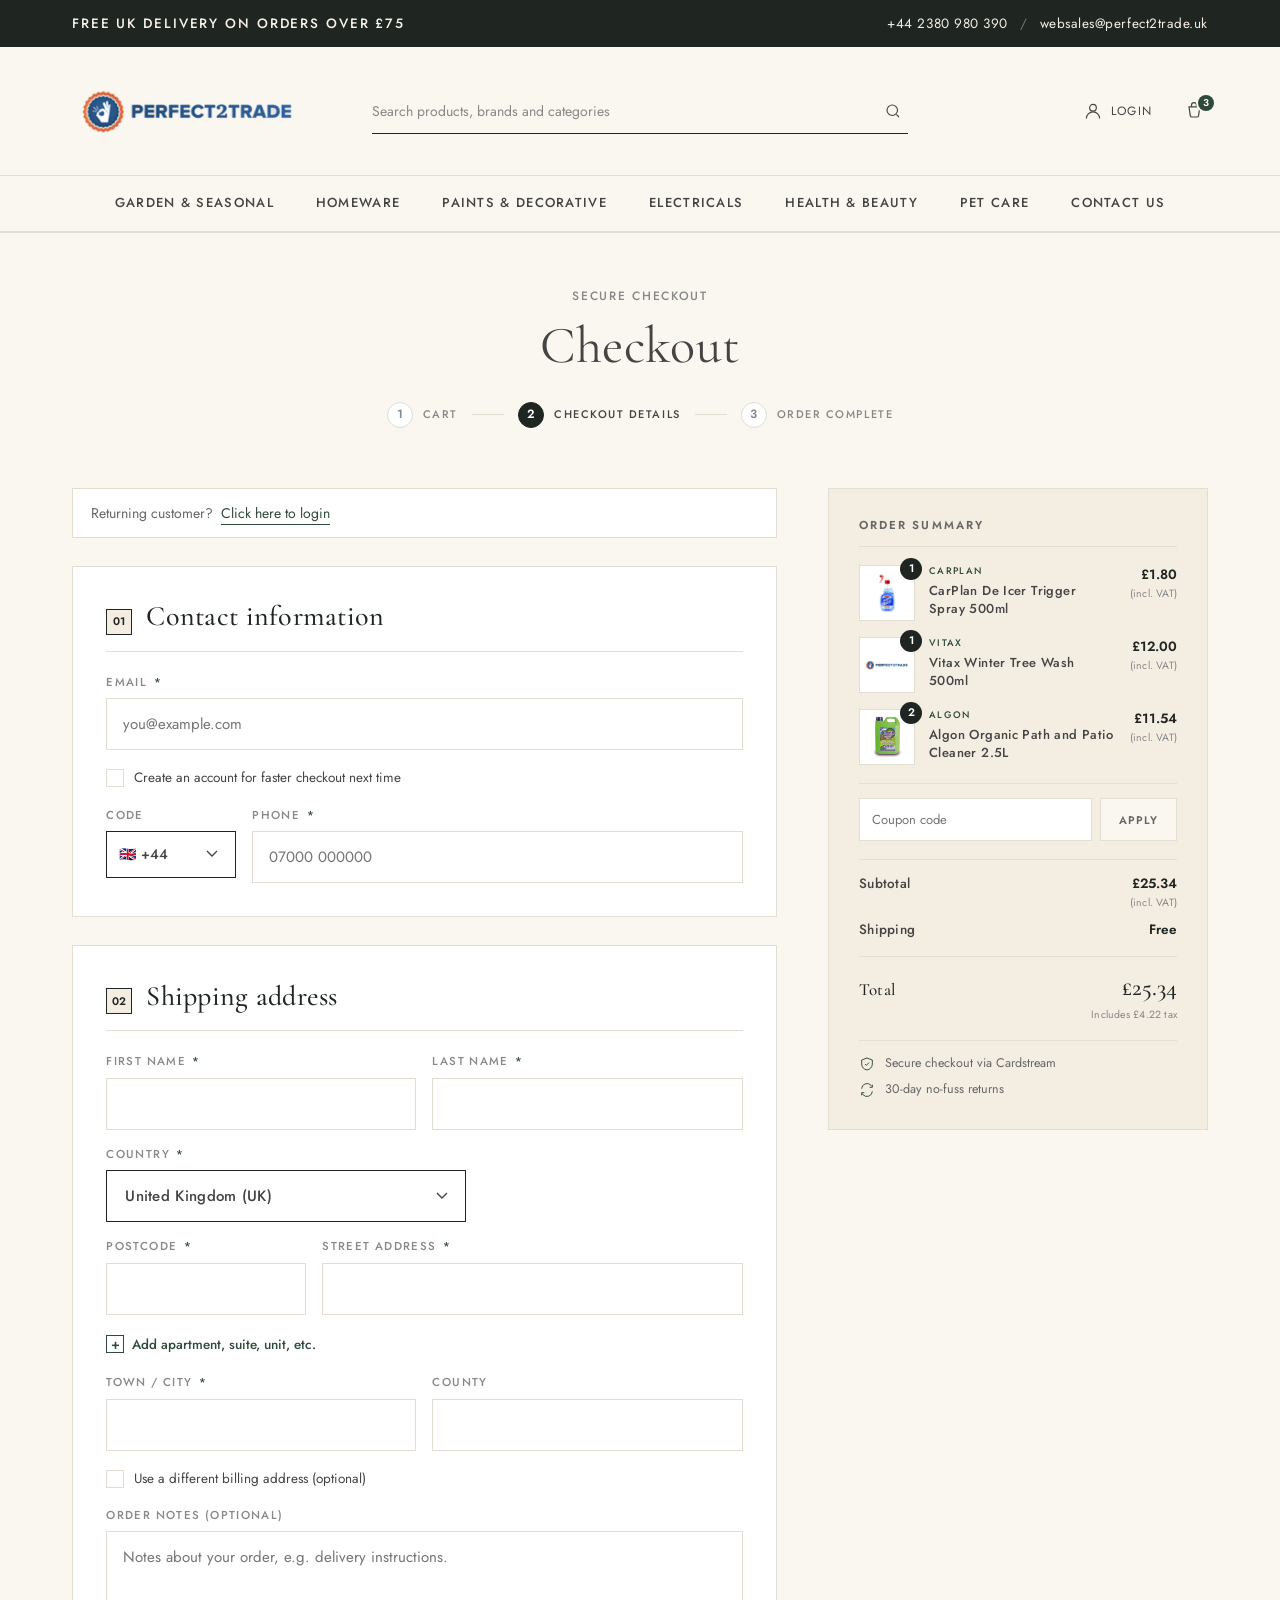
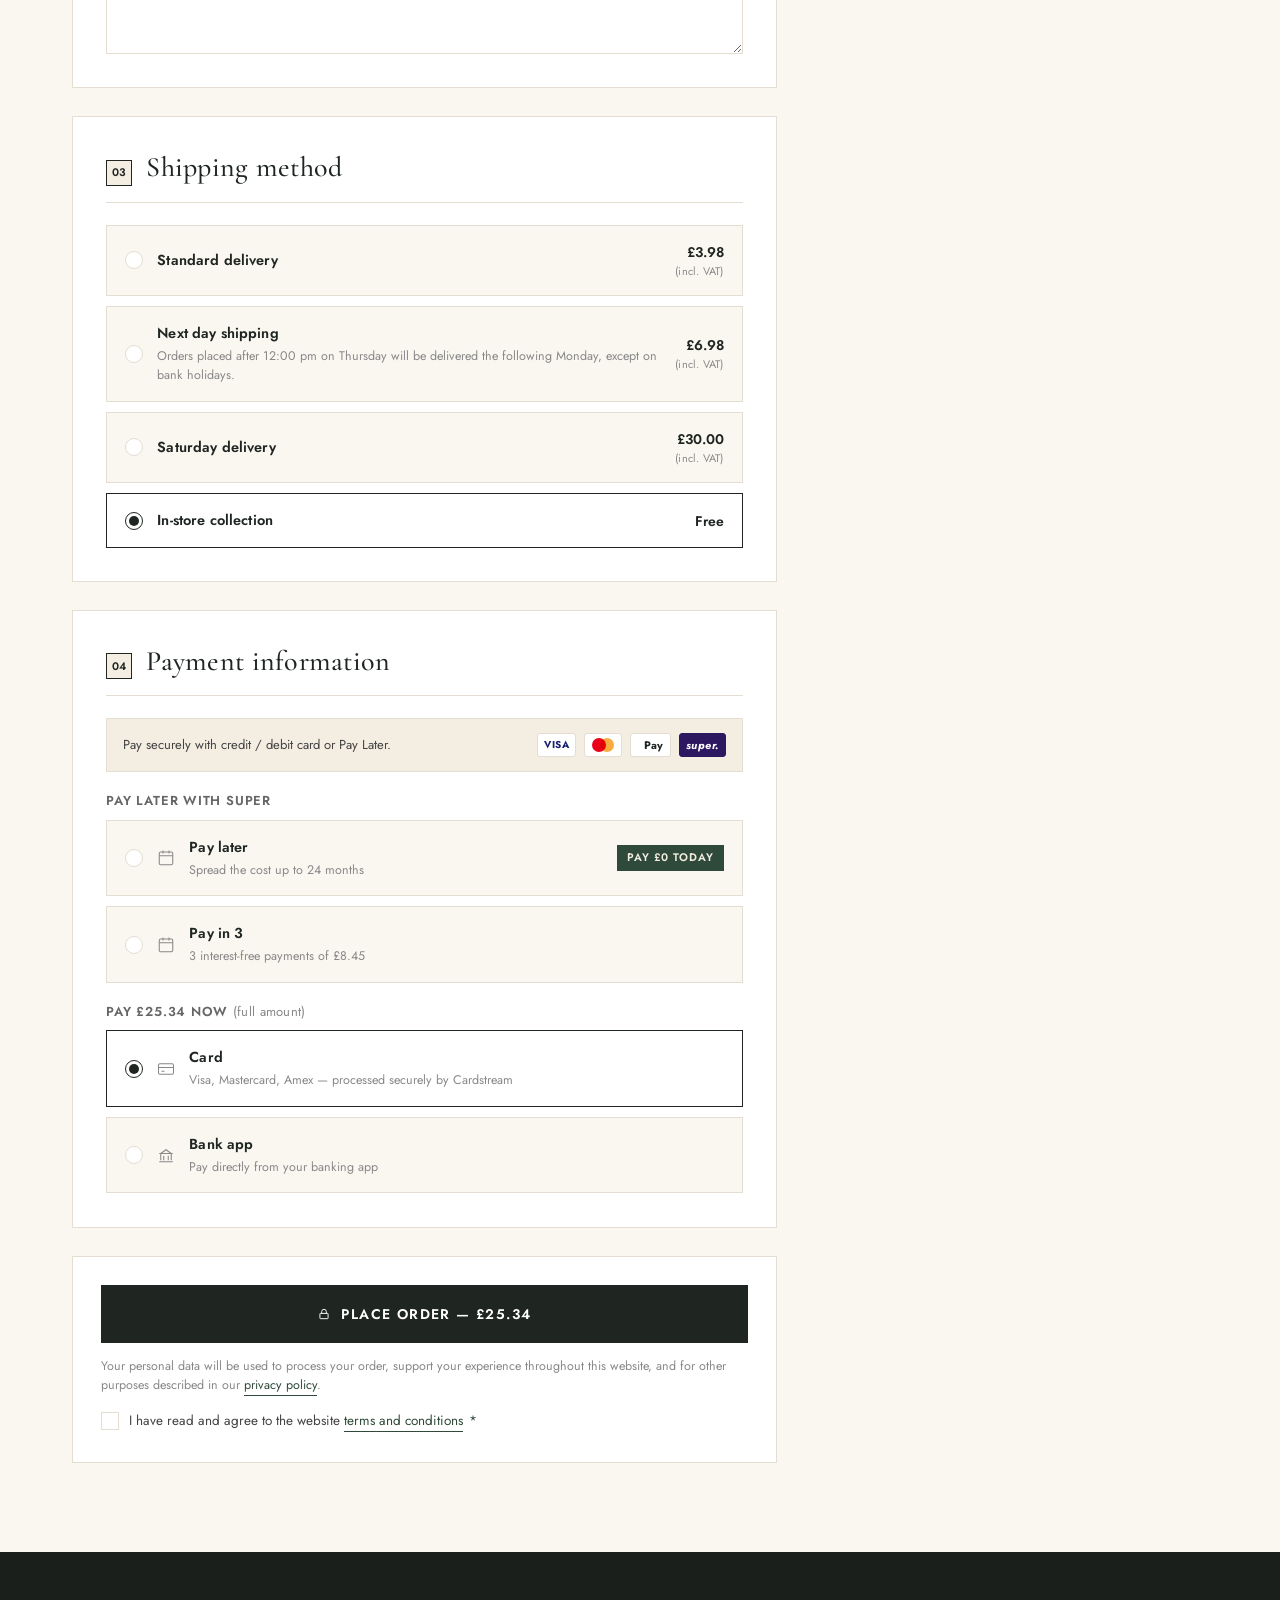
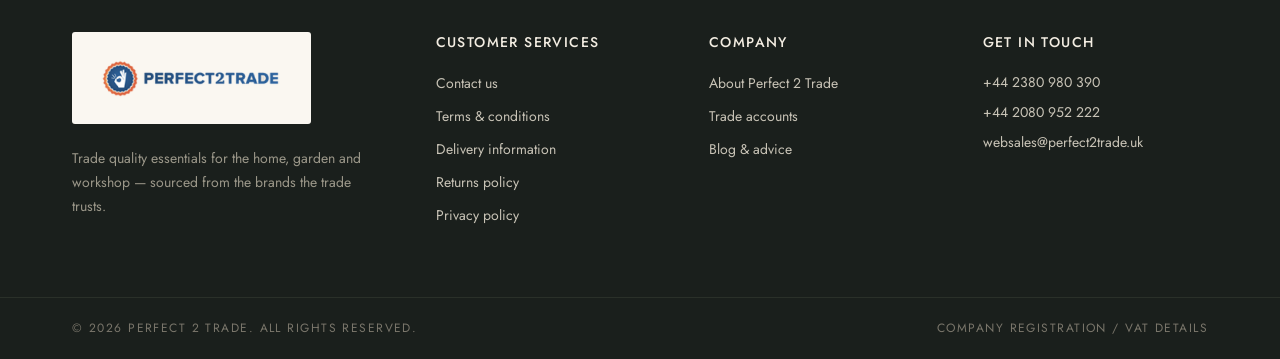
<file: homepage-redesign/checkout.html>
<!DOCTYPE html>
<html lang="en">
<head>
<meta charset="UTF-8" />
<meta name="viewport" content="width=device-width, initial-scale=1.0" />
<title>Checkout &mdash; Perfect 2 Trade</title>
<link rel="preconnect" href="https://fonts.googleapis.com">
<link rel="preconnect" href="https://fonts.gstatic.com" crossorigin>
<link href="https://fonts.googleapis.com/css2?family=Cormorant+Garamond:wght@400;500;600&family=Jost:wght@300;400;500;600&display=swap" rel="stylesheet">
<link rel="stylesheet" href="styles.css?v=2026051458" />
</head>
<body>

<!-- Utility bar -->
<div class="utility-bar">
  <div class="container utility-bar__inner">
    <span class="utility-bar__msg">Free UK delivery on orders over &pound;75</span>
    <div class="utility-bar__contact">
      <a href="tel:+442380980390">+44 2380 980 390</a>
      <span class="sep">/</span>
      <a href="mailto:websales@perfect2trade.uk">websales@perfect2trade.uk</a>
    </div>
  </div>
</div>

<!-- Header -->
<header class="header">
  <div class="container header__inner">
    <button class="nav-toggle" type="button" aria-label="Open menu" aria-expanded="false" aria-controls="primary-nav">
      <span class="nav-toggle__bar"></span>
      <span class="nav-toggle__bar"></span>
      <span class="nav-toggle__bar"></span>
    </button>
    <button class="header__search-toggle" type="button" aria-label="Open search" aria-controls="search-overlay">
      <svg width="20" height="20" viewBox="0 0 24 24" fill="none" stroke="currentColor" stroke-width="1.5"><circle cx="11" cy="11" r="7"/><path d="m20 20-3.5-3.5"/></svg>
    </button>
    <a href="index.html" class="logo">
      <img src="assets/p2logo.png?v=2" alt="Perfect 2 Trade" class="logo__img" />
    </a>
    <form class="search" role="search">
      <input type="search" placeholder="Search products, brands and categories" aria-label="Search" />
      <button type="submit" aria-label="Search">
        <svg width="18" height="18" viewBox="0 0 24 24" fill="none" stroke="currentColor" stroke-width="1.5"><circle cx="11" cy="11" r="7"/><path d="m20 20-3.5-3.5"/></svg>
      </button>
    </form>
    <nav class="header__actions" aria-label="User">
      <a href="account-login.html" class="icon-link">
        <svg width="20" height="20" viewBox="0 0 24 24" fill="none" stroke="currentColor" stroke-width="1.4"><circle cx="12" cy="8" r="4"/><path d="M4 21c0-4.4 3.6-8 8-8s8 3.6 8 8"/></svg>
        <span>Login</span>
      </a>
      <div class="cart-dock">
        <a href="cart.html" class="icon-link icon-link--cart">
          <svg width="20" height="20" viewBox="0 0 24 24" fill="none" stroke="currentColor" stroke-width="1.4"><path d="M6 7h13l-1.5 10.5a2 2 0 0 1-2 1.7H9.5a2 2 0 0 1-2-1.7L6 7Z"/><path d="M9 7V5a3 3 0 0 1 6 0v2"/></svg>
          <em class="badge">3</em>
        </a>
      </div>
    </nav>
  </div>

  <nav id="primary-nav" class="primary-nav" aria-label="Primary">
    <button class="nav-close" type="button" aria-label="Close menu">
      <svg width="22" height="22" viewBox="0 0 24 24" fill="none" stroke="currentColor" stroke-width="1.6" stroke-linecap="round"><path d="M6 6 L18 18"/><path d="M18 6 L6 18"/></svg>
    </button>
    <div class="container primary-nav__inner">
      <ul>
        <li class="has-mega"><a href="category-garden-seasonal.html">Garden &amp; Seasonal</a></li>
        <li class="has-mega"><a href="category-garden-seasonal.html">Homeware</a></li>
        <li class="has-mega"><a href="category-garden-seasonal.html">Paints &amp; Decorative</a></li>
        <li class="has-mega"><a href="category-garden-seasonal.html">Electricals</a></li>
        <li class="has-mega"><a href="category-garden-seasonal.html">Health &amp; Beauty</a></li>
        <li class="has-mega"><a href="category-garden-seasonal.html">Pet Care</a></li>
        <li><a href="#">Contact us</a></li>
      </ul>
    </div>
  </nav>
</header>

<!-- Page header -->
<section class="cart-header">
  <div class="container">
    <span class="eyebrow">Secure checkout</span>
    <h1 class="cart-header__title">Checkout</h1>
    <ol class="checkout-steps" aria-label="Checkout progress">
      <li class="checkout-steps__item">
        <span class="checkout-steps__num">1</span>
        <span class="checkout-steps__label">Cart</span>
      </li>
      <li class="checkout-steps__rule" aria-hidden="true"></li>
      <li class="checkout-steps__item is-current" aria-current="step">
        <span class="checkout-steps__num">2</span>
        <span class="checkout-steps__label">Checkout details</span>
      </li>
      <li class="checkout-steps__rule" aria-hidden="true"></li>
      <li class="checkout-steps__item">
        <span class="checkout-steps__num">3</span>
        <span class="checkout-steps__label">Order complete</span>
      </li>
    </ol>
  </div>
</section>

<!-- Checkout -->
<section class="checkout-page">
  <div class="container checkout-page__inner">

    <!-- LEFT: form -->
    <form class="checkout-form" onsubmit="return false;" novalidate>

      <p class="checkout-returning">
        Returning customer? <a href="account-login.html">Click here to login</a>
      </p>

      <!-- Contact -->
      <section class="checkout-section" aria-labelledby="sect-contact">
        <header class="checkout-section__head">
          <span class="checkout-section__num">01</span>
          <h2 id="sect-contact">Contact information</h2>
        </header>
        <div class="checkout-section__body">
          <div class="field">
            <label class="field__label" for="ck-email">Email <span class="req">*</span></label>
            <input type="email" id="ck-email" class="field__input" placeholder="you@example.com" autocomplete="email" required />
          </div>
          <label class="checkout-check">
            <input type="checkbox" />
            <span class="checkout-check__box" aria-hidden="true"></span>
            <span class="checkout-check__text">Create an account for faster checkout next time</span>
          </label>
          <div class="checkout-row checkout-row--phone">
            <div class="field field--dial">
              <label class="field__label" for="ck-dial">Code</label>
              <div class="select select--compact">
                <select id="ck-dial" class="select__field" aria-label="Country code">
                  <option value="+44" selected>&#127468;&#127463; +44</option>
                  <option value="+353">&#127470;&#127466; +353</option>
                  <option value="+1">&#127482;&#127480; +1</option>
                </select>
                <svg class="select__chevron" width="12" height="8" viewBox="0 0 12 8" fill="none" stroke="currentColor" stroke-width="1.4" aria-hidden="true"><path d="M1 1l5 5 5-5"/></svg>
              </div>
            </div>
            <div class="field field--phone">
              <label class="field__label" for="ck-phone">Phone <span class="req">*</span></label>
              <input type="tel" id="ck-phone" class="field__input" placeholder="07000 000000" autocomplete="tel" required />
            </div>
          </div>
        </div>
      </section>

      <!-- Shipping address -->
      <section class="checkout-section" aria-labelledby="sect-ship">
        <header class="checkout-section__head">
          <span class="checkout-section__num">02</span>
          <h2 id="sect-ship">Shipping address</h2>
        </header>
        <div class="checkout-section__body">
          <div class="checkout-row">
            <div class="field">
              <label class="field__label" for="ck-first">First name <span class="req">*</span></label>
              <input type="text" id="ck-first" class="field__input" autocomplete="given-name" required />
            </div>
            <div class="field">
              <label class="field__label" for="ck-last">Last name <span class="req">*</span></label>
              <input type="text" id="ck-last" class="field__input" autocomplete="family-name" required />
            </div>
          </div>

          <div class="field">
            <label class="field__label" for="ck-country">Country <span class="req">*</span></label>
            <div class="select">
              <select id="ck-country" class="select__field" required>
                <option value="GB" selected>United Kingdom (UK)</option>
                <option value="IE">Ireland</option>
                <option value="FR">France</option>
                <option value="DE">Germany</option>
              </select>
              <svg class="select__chevron" width="12" height="8" viewBox="0 0 12 8" fill="none" stroke="currentColor" stroke-width="1.4" aria-hidden="true"><path d="M1 1l5 5 5-5"/></svg>
            </div>
          </div>

          <div class="checkout-row checkout-row--postcode">
            <div class="field">
              <label class="field__label" for="ck-postcode">Postcode <span class="req">*</span></label>
              <input type="text" id="ck-postcode" class="field__input" autocomplete="postal-code" required />
            </div>
            <div class="field">
              <label class="field__label" for="ck-street">Street address <span class="req">*</span></label>
              <input type="text" id="ck-street" class="field__input" autocomplete="address-line1" required />
            </div>
          </div>

          <details class="checkout-toggle">
            <summary>
              <span class="checkout-toggle__plus" aria-hidden="true">+</span>
              <span>Add apartment, suite, unit, etc.</span>
            </summary>
            <div class="field">
              <label class="field__label" for="ck-apt">Apartment, suite, unit, etc.</label>
              <input type="text" id="ck-apt" class="field__input" autocomplete="address-line2" />
            </div>
          </details>

          <div class="checkout-row">
            <div class="field">
              <label class="field__label" for="ck-city">Town / city <span class="req">*</span></label>
              <input type="text" id="ck-city" class="field__input" autocomplete="address-level2" required />
            </div>
            <div class="field">
              <label class="field__label" for="ck-county">County</label>
              <input type="text" id="ck-county" class="field__input" autocomplete="address-level1" />
            </div>
          </div>

          <label class="checkout-check">
            <input type="checkbox" />
            <span class="checkout-check__box" aria-hidden="true"></span>
            <span class="checkout-check__text">Use a different billing address (optional)</span>
          </label>

          <div class="field">
            <label class="field__label" for="ck-notes">Order notes (optional)</label>
            <textarea id="ck-notes" class="field__input field__input--textarea" rows="4" placeholder="Notes about your order, e.g. delivery instructions."></textarea>
          </div>
        </div>
      </section>

      <!-- Shipping method -->
      <section class="checkout-section" aria-labelledby="sect-method">
        <header class="checkout-section__head">
          <span class="checkout-section__num">03</span>
          <h2 id="sect-method">Shipping method</h2>
        </header>
        <div class="checkout-section__body">
          <ul class="checkout-options" role="radiogroup" aria-label="Shipping method">
            <li>
              <label class="checkout-option">
                <input type="radio" name="ship-method" value="standard" />
                <span class="checkout-option__radio" aria-hidden="true"></span>
                <span class="checkout-option__main">
                  <span class="checkout-option__title">Standard delivery</span>
                </span>
                <span class="checkout-option__price">&pound;3.98 <em>(incl. VAT)</em></span>
              </label>
            </li>
            <li>
              <label class="checkout-option">
                <input type="radio" name="ship-method" value="next-day" />
                <span class="checkout-option__radio" aria-hidden="true"></span>
                <span class="checkout-option__main">
                  <span class="checkout-option__title">Next day shipping</span>
                  <span class="checkout-option__note">Orders placed after 12:00 pm on Thursday will be delivered the following Monday, except on bank holidays.</span>
                </span>
                <span class="checkout-option__price">&pound;6.98 <em>(incl. VAT)</em></span>
              </label>
            </li>
            <li>
              <label class="checkout-option">
                <input type="radio" name="ship-method" value="saturday" />
                <span class="checkout-option__radio" aria-hidden="true"></span>
                <span class="checkout-option__main">
                  <span class="checkout-option__title">Saturday delivery</span>
                </span>
                <span class="checkout-option__price">&pound;30.00 <em>(incl. VAT)</em></span>
              </label>
            </li>
            <li>
              <label class="checkout-option">
                <input type="radio" name="ship-method" value="collect" checked />
                <span class="checkout-option__radio" aria-hidden="true"></span>
                <span class="checkout-option__main">
                  <span class="checkout-option__title">In-store collection</span>
                </span>
                <span class="checkout-option__price">Free</span>
              </label>
            </li>
          </ul>
        </div>
      </section>

      <!-- Payment -->
      <section class="checkout-section" aria-labelledby="sect-pay">
        <header class="checkout-section__head">
          <span class="checkout-section__num">04</span>
          <h2 id="sect-pay">Payment information</h2>
        </header>
        <div class="checkout-section__body">

          <div class="checkout-paymentbar">
            <span>Pay securely with credit / debit card or Pay Later.</span>
            <ul class="checkout-paymentbar__brands" aria-label="Accepted payment methods">
              <li class="pay-brand pay-brand--visa">VISA</li>
              <li class="pay-brand pay-brand--mc"><span></span><span></span></li>
              <li class="pay-brand pay-brand--apple">&#63743;Pay</li>
              <li class="pay-brand pay-brand--super">super.</li>
            </ul>
          </div>

          <div class="checkout-paygroup">
            <h3 class="checkout-paygroup__title">Pay later with Super</h3>
            <ul class="checkout-options">
              <li>
                <label class="checkout-option">
                  <input type="radio" name="payment" value="pay-later" />
                  <span class="checkout-option__radio" aria-hidden="true"></span>
                  <span class="checkout-option__icon" aria-hidden="true">
                    <svg width="18" height="18" viewBox="0 0 24 24" fill="none" stroke="currentColor" stroke-width="1.4"><rect x="3" y="4" width="18" height="17" rx="2"/><path d="M3 9h18M8 2v4M16 2v4"/></svg>
                  </span>
                  <span class="checkout-option__main">
                    <span class="checkout-option__title">Pay later</span>
                    <span class="checkout-option__note">Spread the cost up to 24 months</span>
                  </span>
                  <span class="checkout-option__badge">Pay &pound;0 today</span>
                </label>
              </li>
              <li>
                <label class="checkout-option">
                  <input type="radio" name="payment" value="pay-3" />
                  <span class="checkout-option__radio" aria-hidden="true"></span>
                  <span class="checkout-option__icon" aria-hidden="true">
                    <svg width="18" height="18" viewBox="0 0 24 24" fill="none" stroke="currentColor" stroke-width="1.4"><rect x="3" y="4" width="18" height="17" rx="2"/><path d="M3 9h18M8 2v4M16 2v4"/></svg>
                  </span>
                  <span class="checkout-option__main">
                    <span class="checkout-option__title">Pay in 3</span>
                    <span class="checkout-option__note">3 interest-free payments of &pound;8.45</span>
                  </span>
                </label>
              </li>
            </ul>
          </div>

          <div class="checkout-paygroup">
            <h3 class="checkout-paygroup__title">Pay &pound;25.34 now <span class="checkout-paygroup__sub">(full amount)</span></h3>
            <ul class="checkout-options">
              <li>
                <label class="checkout-option">
                  <input type="radio" name="payment" value="card" checked />
                  <span class="checkout-option__radio" aria-hidden="true"></span>
                  <span class="checkout-option__icon" aria-hidden="true">
                    <svg width="18" height="18" viewBox="0 0 24 24" fill="none" stroke="currentColor" stroke-width="1.4"><rect x="2" y="5" width="20" height="14" rx="2"/><path d="M2 10h20M6 15h4"/></svg>
                  </span>
                  <span class="checkout-option__main">
                    <span class="checkout-option__title">Card</span>
                    <span class="checkout-option__note">Visa, Mastercard, Amex &mdash; processed securely by Cardstream</span>
                  </span>
                </label>
              </li>
              <li>
                <label class="checkout-option">
                  <input type="radio" name="payment" value="bank" />
                  <span class="checkout-option__radio" aria-hidden="true"></span>
                  <span class="checkout-option__icon" aria-hidden="true">
                    <svg width="18" height="18" viewBox="0 0 24 24" fill="none" stroke="currentColor" stroke-width="1.4"><path d="M3 10h18M5 10l7-5 7 5M5 10v9M19 10v9M9 13v6M15 13v6M3 21h18"/></svg>
                  </span>
                  <span class="checkout-option__main">
                    <span class="checkout-option__title">Bank app</span>
                    <span class="checkout-option__note">Pay directly from your banking app</span>
                  </span>
                </label>
              </li>
            </ul>
          </div>
        </div>
      </section>

      <!-- Place order -->
      <div class="checkout-place">
        <button type="submit" class="btn btn--primary checkout-place__btn">
          <svg width="14" height="14" viewBox="0 0 24 24" fill="none" stroke="currentColor" stroke-width="1.6" aria-hidden="true"><rect x="5" y="11" width="14" height="9" rx="1"/><path d="M8 11V8a4 4 0 0 1 8 0v3"/></svg>
          Place order &mdash; &pound;25.34
        </button>
        <p class="checkout-place__legal">
          Your personal data will be used to process your order, support your experience throughout this website, and for other purposes described in our <a href="#">privacy policy</a>.
        </p>
        <label class="checkout-check">
          <input type="checkbox" required />
          <span class="checkout-check__box" aria-hidden="true"></span>
          <span class="checkout-check__text">I have read and agree to the website <a href="#">terms and conditions</a> <span class="req">*</span></span>
        </label>
      </div>
    </form>

    <!-- RIGHT: order summary -->
    <aside class="checkout-aside" aria-label="Order summary">
      <button type="button" class="checkout-aside__toggle" aria-expanded="false" aria-controls="checkout-summary-content">
        <span class="checkout-aside__toggle-info">
          <svg width="18" height="18" viewBox="0 0 24 24" fill="none" stroke="currentColor" stroke-width="1.4" aria-hidden="true"><path d="M6 7h13l-1.5 10.5a2 2 0 0 1-2 1.7H9.5a2 2 0 0 1-2-1.7L6 7Z"/><path d="M9 7V5a3 3 0 0 1 6 0v2"/></svg>
          <span class="checkout-aside__toggle-label" data-show>Show order summary</span>
          <span class="checkout-aside__toggle-label" data-hide>Hide order summary</span>
          <svg class="checkout-aside__toggle-chev" width="12" height="8" viewBox="0 0 12 8" fill="none" stroke="currentColor" stroke-width="1.4" aria-hidden="true"><path d="M1 1l5 5 5-5"/></svg>
        </span>
        <span class="checkout-aside__toggle-price">&pound;25.34</span>
      </button>
      <div class="checkout-aside__sticky" id="checkout-summary-content">
        <h2 class="checkout-aside__title">Order summary</h2>

        <ul class="checkout-lines">
          <li class="checkout-line">
            <div class="checkout-line__img">
              <img src="assets/p2t/CarPlan-Blue-Star-Winter-De-Icer-Trigger-Spray-500ml.png" alt="" loading="lazy" />
              <span class="checkout-line__qty">1</span>
            </div>
            <div class="checkout-line__body">
              <span class="eyebrow">CarPlan</span>
              <h3>CarPlan De Icer Trigger Spray 500ml</h3>
            </div>
            <div class="checkout-line__price">
              <span>&pound;1.80</span>
              <em>(incl. VAT)</em>
            </div>
          </li>
          <li class="checkout-line">
            <div class="checkout-line__img">
              <img src="assets/p2logo.png?v=2" alt="" loading="lazy" />
              <span class="checkout-line__qty">1</span>
            </div>
            <div class="checkout-line__body">
              <span class="eyebrow">Vitax</span>
              <h3>Vitax Winter Tree Wash 500ml</h3>
            </div>
            <div class="checkout-line__price">
              <span>&pound;12.00</span>
              <em>(incl. VAT)</em>
            </div>
          </li>
          <li class="checkout-line">
            <div class="checkout-line__img">
              <img src="assets/p2t/Algon-Organic-Path-and-Patio-Cleaner-1.webp" alt="" loading="lazy" />
              <span class="checkout-line__qty">2</span>
            </div>
            <div class="checkout-line__body">
              <span class="eyebrow">Algon</span>
              <h3>Algon Organic Path and Patio Cleaner 2.5L</h3>
            </div>
            <div class="checkout-line__price">
              <span>&pound;11.54</span>
              <em>(incl. VAT)</em>
            </div>
          </li>
        </ul>

        <div class="checkout-coupon">
          <input type="text" class="field__input checkout-coupon__input" placeholder="Coupon code" aria-label="Coupon code" />
          <button type="button" class="btn btn--ghost checkout-coupon__apply">Apply</button>
        </div>

        <dl class="checkout-totals">
          <div class="checkout-totals__row">
            <dt>Subtotal</dt>
            <dd>&pound;25.34 <em>(incl. VAT)</em></dd>
          </div>
          <div class="checkout-totals__row">
            <dt>Shipping</dt>
            <dd>Free</dd>
          </div>
          <div class="checkout-totals__row checkout-totals__row--grand">
            <dt>Total</dt>
            <dd>
              <strong>&pound;25.34</strong>
              <em>Includes &pound;4.22 tax</em>
            </dd>
          </div>
        </dl>

        <ul class="checkout-aside__perks">
          <li>
            <svg width="16" height="16" viewBox="0 0 24 24" fill="none" stroke="currentColor" stroke-width="1.4" aria-hidden="true"><path d="M12 3 4 6v6c0 5 3.5 8 8 9 4.5-1 8-4 8-9V6l-8-3Z"/><path d="m9 12 2 2 4-4"/></svg>
            <span>Secure checkout via Cardstream</span>
          </li>
          <li>
            <svg width="16" height="16" viewBox="0 0 24 24" fill="none" stroke="currentColor" stroke-width="1.4" aria-hidden="true"><path d="M4 10a8 8 0 0 1 14-5l2 2"/><path d="M20 4v4h-4"/><path d="M20 14a8 8 0 0 1-14 5l-2-2"/><path d="M4 20v-4h4"/></svg>
            <span>30-day no-fuss returns</span>
          </li>
        </ul>
      </div>
    </aside>

  </div>
</section>

<!-- Footer -->
<footer class="footer">
  <div class="container footer__grid">
    <div class="footer__col footer__col--brand">
      <a href="index.html" class="footer-logo" aria-label="Perfect 2 Trade">
        <img src="assets/p2logo.png?v=2" alt="Perfect 2 Trade" class="footer-logo__img" />
      </a>
      <p>Trade quality essentials for the home, garden and workshop &mdash; sourced from the brands the trade trusts.</p>
    </div>
    <div class="footer__col">
      <h4>Customer services</h4>
      <ul>
        <li><a href="#">Contact us</a></li>
        <li><a href="#">Terms &amp; conditions</a></li>
        <li><a href="#">Delivery information</a></li>
        <li><a href="#">Returns policy</a></li>
        <li><a href="#">Privacy policy</a></li>
      </ul>
    </div>
    <div class="footer__col">
      <h4>Company</h4>
      <ul>
        <li><a href="#">About Perfect 2 Trade</a></li>
        <li><a href="#">Trade accounts</a></li>
        <li><a href="#">Blog &amp; advice</a></li>
      </ul>
    </div>
    <div class="footer__col">
      <h4>Get in touch</h4>
      <ul class="footer__contact">
        <li>+44 2380 980 390</li>
        <li>+44 2080 952 222</li>
        <li>websales@perfect2trade.uk</li>
      </ul>
    </div>
  </div>
  <div class="footer__base">
    <div class="container">
      <span>&copy; 2026 Perfect 2 Trade. All rights reserved.</span>
      <span>Company registration / VAT details</span>
    </div>
  </div>
</footer>

<div class="nav-backdrop" hidden></div>

<!-- Mobile search overlay -->
<div class="search-overlay" id="search-overlay" hidden aria-hidden="true" role="dialog" aria-label="Search">
  <div class="search-overlay__bar">
    <button class="search-overlay__back" type="button" aria-label="Close search">
      <svg width="20" height="20" viewBox="0 0 24 24" fill="none" stroke="currentColor" stroke-width="1.6" stroke-linecap="round"><path d="M14 6l-6 6 6 6"/></svg>
    </button>
    <form class="search-overlay__form" role="search">
      <input type="search" class="search-overlay__input" placeholder="Search for products..." aria-label="Search products" autocomplete="off" />
      <button type="button" class="search-overlay__clear" aria-label="Clear" hidden>
        <svg width="14" height="14" viewBox="0 0 24 24" fill="none" stroke="currentColor" stroke-width="1.8" stroke-linecap="round"><path d="M6 6 L18 18"/><path d="M18 6 L6 18"/></svg>
      </button>
    </form>
  </div>

  <div class="search-overlay__body">
    <section class="search-overlay__group">
      <h3 class="search-overlay__heading">Popular searches</h3>
      <ul class="search-chips">
        <li><a href="category-garden-chemicals.html" class="search-chip">Patio cleaner</a></li>
        <li><a href="category-garden-chemicals.html" class="search-chip">De-icer</a></li>
        <li><a href="category-garden-chemicals.html" class="search-chip">Algon</a></li>
        <li><a href="category-garden-chemicals.html" class="search-chip">Aftercut</a></li>
        <li><a href="category-garden-chemicals.html" class="search-chip">Slug repellent</a></li>
        <li><a href="category-garden-chemicals.html" class="search-chip">Path &amp; patio</a></li>
        <li><a href="category-garden-chemicals.html" class="search-chip">Lawn feed</a></li>
      </ul>
    </section>

    <section class="search-overlay__group">
      <h3 class="search-overlay__heading">Browse categories</h3>
      <ul class="search-links">
        <li><a href="category-garden-seasonal.html">Garden &amp; Seasonal</a></li>
        <li><a href="category-garden-chemicals.html">Garden Chemicals &amp; Growing Media</a></li>
        <li><a href="category-garden-seasonal.html">Homeware</a></li>
        <li><a href="category-garden-seasonal.html">Paints &amp; Decorative</a></li>
        <li><a href="category-garden-seasonal.html">Pet Care</a></li>
        <li><a href="category-garden-seasonal.html">Health &amp; Beauty</a></li>
      </ul>
    </section>

    <section class="search-overlay__group">
      <h3 class="search-overlay__heading">Trending products</h3>
      <ul class="search-products">
        <li>
          <a href="product-algon-cleaner.html">
            <div class="search-product__img"><img src="assets/p2t/Algon-Organic-Path-and-Patio-Cleaner-1.webp" alt="" loading="lazy" /></div>
            <div class="search-product__info">
              <span class="eyebrow">Algon</span>
              <span class="search-product__name">Algon Organic Path and Patio Cleaner 2.5L</span>
              <span class="search-product__price">&pound;5.77 <em>(inc VAT)</em></span>
            </div>
          </a>
        </li>
        <li>
          <a href="product-algon-cleaner.html">
            <div class="search-product__img"><img src="assets/p2t/CarPlan-Blue-Star-Winter-De-Icer-Trigger-Spray-500ml.png" alt="" loading="lazy" /></div>
            <div class="search-product__info">
              <span class="eyebrow">CarPlan</span>
              <span class="search-product__name">CarPlan De Icer Trigger Spray 500ml</span>
              <span class="search-product__price">&pound;1.80 <em>(inc VAT)</em></span>
            </div>
          </a>
        </li>
        <li>
          <a href="product-algon-cleaner.html">
            <div class="search-product__img"><img src="assets/p2t/20500137-600x600-1.jpg" alt="" loading="lazy" /></div>
            <div class="search-product__info">
              <span class="eyebrow">Westland</span>
              <span class="search-product__name">Aftercut Patch Fix Total Lawn Repair, 2.4 Kg</span>
              <span class="search-product__price">&pound;9.12 <em>(inc VAT)</em></span>
            </div>
          </a>
        </li>
        <li>
          <a href="product-algon-cleaner.html">
            <div class="search-product__img"><img src="assets/p2t/703108-600x600-1.jpg" alt="" loading="lazy" /></div>
            <div class="search-product__info">
              <span class="eyebrow">Agralan</span>
              <span class="search-product__name">Agralan Copper Slug Tape</span>
              <span class="search-product__price">&pound;3.00 <em>(inc VAT)</em></span>
            </div>
          </a>
        </li>
      </ul>
    </section>
  </div>
</div>

<script>
  (function () {
    const searchToggle = document.querySelector('.header__search-toggle');
    const searchOverlay = document.getElementById('search-overlay');
    if (!searchToggle || !searchOverlay) return;
    const searchBack = searchOverlay.querySelector('.search-overlay__back');
    const overlayInput = searchOverlay.querySelector('.search-overlay__input');
    const overlayClear = searchOverlay.querySelector('.search-overlay__clear');
    function openSearch() {
      searchOverlay.hidden = false;
      searchOverlay.setAttribute('aria-hidden', 'false');
      document.body.classList.add('search-open');
      setTimeout(function () { if (overlayInput) overlayInput.focus(); }, 60);
    }
    function closeSearch() {
      searchOverlay.hidden = true;
      searchOverlay.setAttribute('aria-hidden', 'true');
      document.body.classList.remove('search-open');
      if (overlayInput) overlayInput.value = '';
      if (overlayClear) overlayClear.hidden = true;
    }
    searchToggle.addEventListener('click', openSearch);
    if (searchBack) searchBack.addEventListener('click', closeSearch);
    if (overlayInput && overlayClear) {
      overlayInput.addEventListener('input', function () { overlayClear.hidden = overlayInput.value.length === 0; });
      overlayClear.addEventListener('click', function () { overlayInput.value = ''; overlayClear.hidden = true; overlayInput.focus(); });
    }
    document.addEventListener('keydown', function (e) {
      if (e.key === 'Escape' && !searchOverlay.hidden) closeSearch();
    });
  })();
</script>

<script>
  (function () {
    const toggle = document.querySelector('.nav-toggle');
    const close = document.querySelector('.nav-close');
    const nav = document.getElementById('primary-nav');
    const backdrop = document.querySelector('.nav-backdrop');
    const body = document.body;
    function setMenu(open) {
      toggle.setAttribute('aria-expanded', open ? 'true' : 'false');
      body.classList.toggle('menu-open', open);
      backdrop.hidden = !open;
    }
    if (toggle && nav) {
      toggle.addEventListener('click', () => setMenu(toggle.getAttribute('aria-expanded') !== 'true'));
      if (close) close.addEventListener('click', () => setMenu(false));
      backdrop.addEventListener('click', () => setMenu(false));
    }

    // Mobile order-summary toggle
    const summaryToggle = document.querySelector('.checkout-aside__toggle');
    if (summaryToggle) {
      summaryToggle.addEventListener('click', () => {
        const open = summaryToggle.getAttribute('aria-expanded') === 'true';
        summaryToggle.setAttribute('aria-expanded', open ? 'false' : 'true');
      });
    }
  })();
</script>

</body>
</html>
</file>
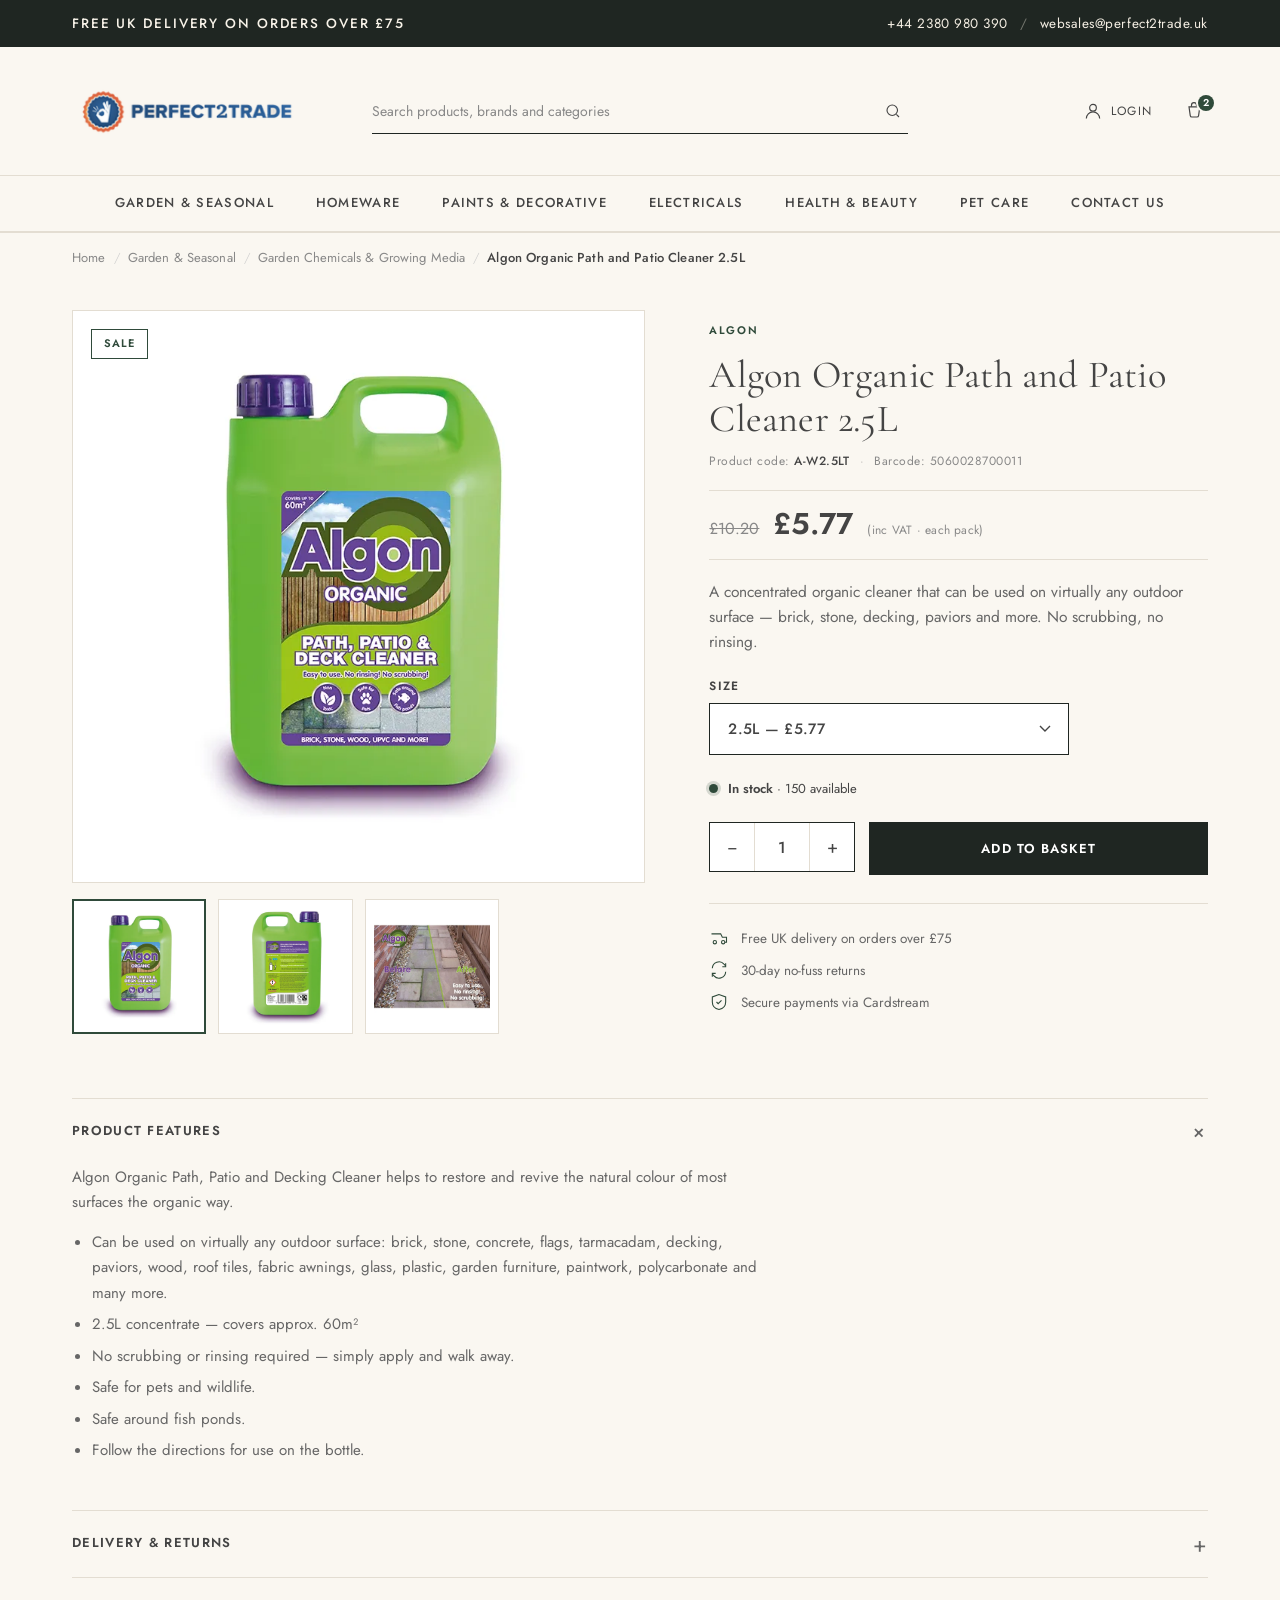
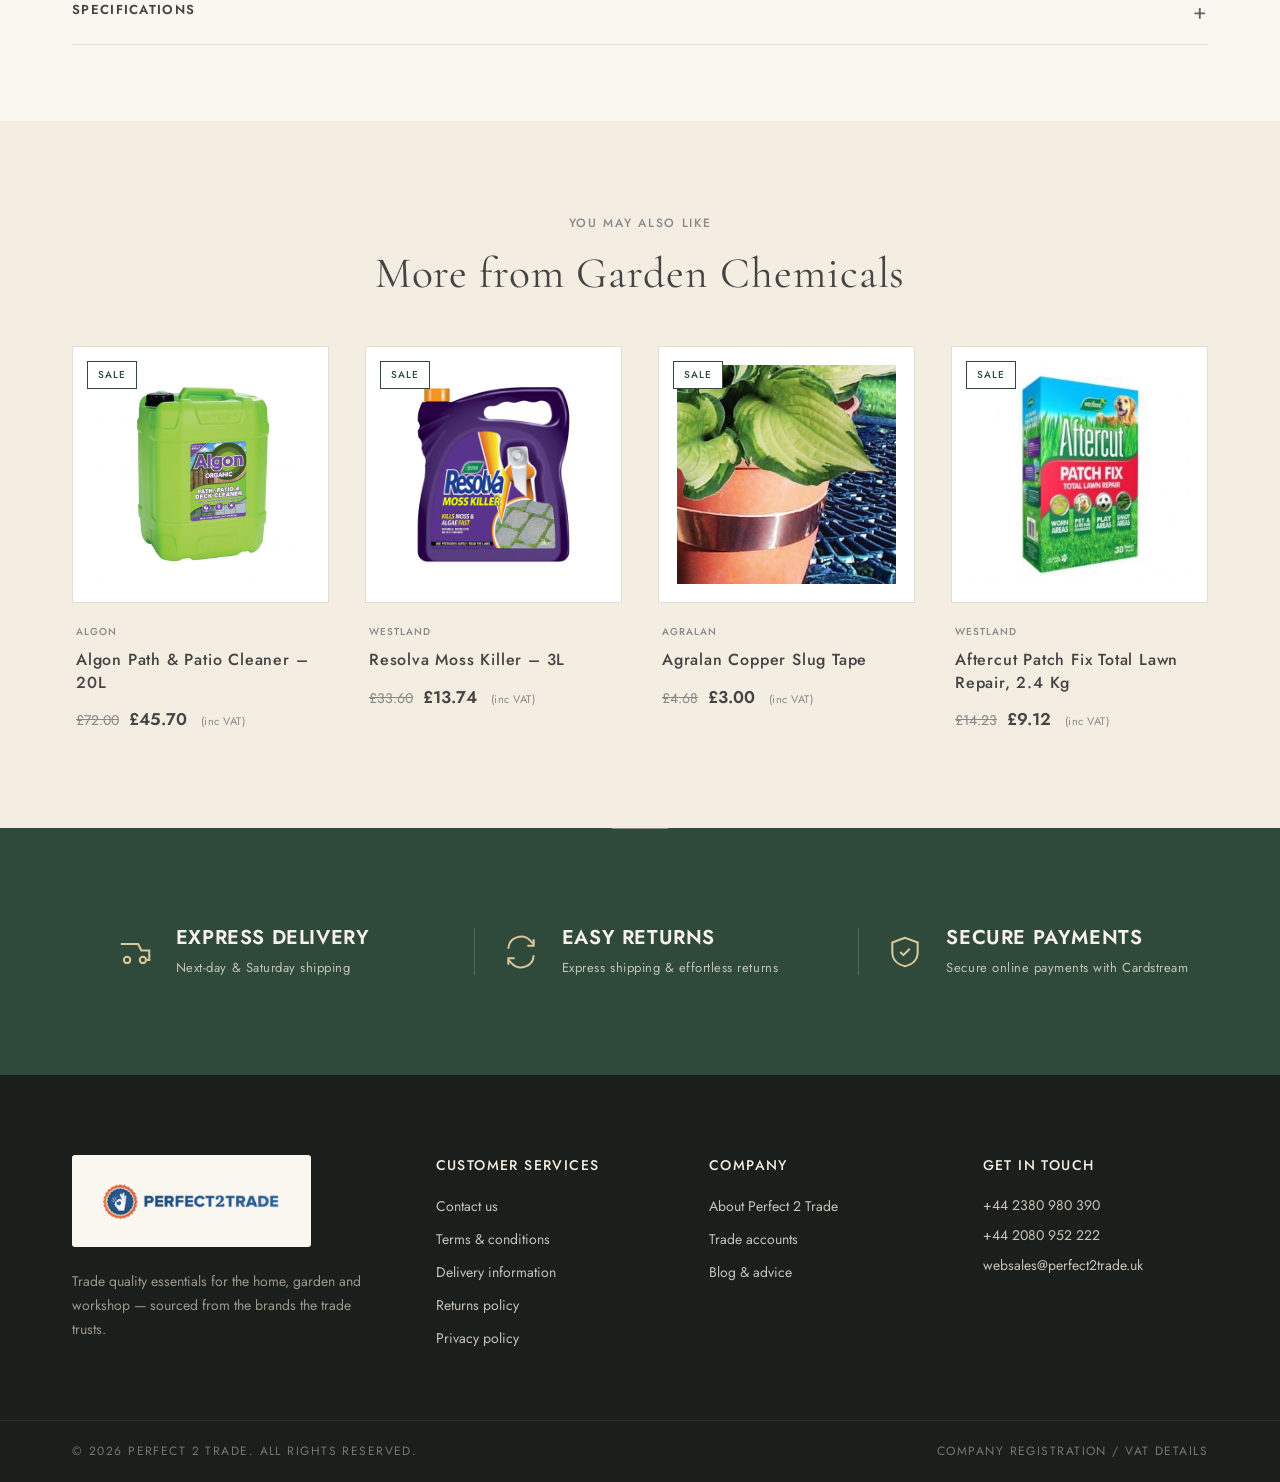
<file: homepage-redesign/product-algon-cleaner.html>
<!DOCTYPE html>
<html lang="en">
<head>
<meta charset="UTF-8" />
<meta name="viewport" content="width=device-width, initial-scale=1.0" />
<title>Algon Organic Path and Patio Cleaner 2.5L — Perfect 2 Trade</title>
<link rel="preconnect" href="https://fonts.googleapis.com">
<link rel="preconnect" href="https://fonts.gstatic.com" crossorigin>
<link href="https://fonts.googleapis.com/css2?family=Cormorant+Garamond:wght@400;500;600&family=Jost:wght@300;400;500;600&display=swap" rel="stylesheet">
<link rel="stylesheet" href="styles.css?v=2026051458" />
</head>
<body class="product-page">

<!-- Utility bar -->
<div class="utility-bar">
  <div class="container utility-bar__inner">
    <span class="utility-bar__msg">Free UK delivery on orders over &pound;75</span>
    <div class="utility-bar__contact">
      <a href="tel:+442380980390">+44 2380 980 390</a>
      <span class="sep">/</span>
      <a href="mailto:websales@perfect2trade.uk">websales@perfect2trade.uk</a>
    </div>
  </div>
</div>

<!-- Header -->
<header class="header">
  <div class="container header__inner">
    <button class="nav-toggle" type="button" aria-label="Open menu" aria-expanded="false" aria-controls="primary-nav">
      <span class="nav-toggle__bar"></span>
      <span class="nav-toggle__bar"></span>
      <span class="nav-toggle__bar"></span>
    </button>
    <button class="header__search-toggle" type="button" aria-label="Open search" aria-controls="search-overlay">
      <svg width="20" height="20" viewBox="0 0 24 24" fill="none" stroke="currentColor" stroke-width="1.5"><circle cx="11" cy="11" r="7"/><path d="m20 20-3.5-3.5"/></svg>
    </button>
    <a href="index.html" class="logo">
      <img src="assets/p2logo.png?v=2" alt="Perfect 2 Trade" class="logo__img" />
    </a>
    <form class="search" role="search">
      <input type="search" placeholder="Search products, brands and categories" aria-label="Search" />
      <button type="submit" aria-label="Search">
        <svg width="18" height="18" viewBox="0 0 24 24" fill="none" stroke="currentColor" stroke-width="1.5"><circle cx="11" cy="11" r="7"/><path d="m20 20-3.5-3.5"/></svg>
      </button>
    </form>
    <nav class="header__actions" aria-label="User">
      <a href="account-login.html" class="icon-link">
        <svg width="20" height="20" viewBox="0 0 24 24" fill="none" stroke="currentColor" stroke-width="1.4"><circle cx="12" cy="8" r="4"/><path d="M4 21c0-4.4 3.6-8 8-8s8 3.6 8 8"/></svg>
        <span>Login</span>
      </a>
      <div class="cart-dock">
        <a href="#" class="icon-link icon-link--cart" data-cart-toggle aria-haspopup="true" aria-expanded="false">
          <svg width="20" height="20" viewBox="0 0 24 24" fill="none" stroke="currentColor" stroke-width="1.4"><path d="M6 7h13l-1.5 10.5a2 2 0 0 1-2 1.7H9.5a2 2 0 0 1-2-1.7L6 7Z"/><path d="M9 7V5a3 3 0 0 1 6 0v2"/></svg>
          <em class="badge">2</em>
        </a>
        <div class="cart-dropdown" role="dialog" aria-label="Shopping cart">
          <button class="cart-close" type="button" aria-label="Close cart">
            <svg width="22" height="22" viewBox="0 0 24 24" fill="none" stroke="currentColor" stroke-width="1.6" stroke-linecap="round"><path d="M6 6 L18 18"/><path d="M18 6 L6 18"/></svg>
          </button>
          <div class="cart-dropdown__head">
            <h5>Shopping cart</h5>
            <span class="cart-dropdown__count">2 items</span>
          </div>
          <ul class="cart-items">
            <li class="cart-item">
              <div class="cart-item__img"><img src="assets/offer-sika.png" alt="" loading="lazy" /></div>
              <div class="cart-item__body">
                <h6 class="cart-item__name">Sika FastFix All Weather Jointing Paving Compound 15kg &ndash; Flint</h6>
                <span class="cart-item__meta">Qty 1 &middot; &pound;38.51</span>
              </div>
              <div class="cart-item__right">
                <span class="cart-item__price">&pound;38.51</span>
                <button class="cart-item__remove" type="button">Remove</button>
              </div>
            </li>
            <li class="cart-item">
              <div class="cart-item__img"><img src="assets/offer-deicer.png" alt="" loading="lazy" /></div>
              <div class="cart-item__body">
                <h6 class="cart-item__name">Blue Star De-Icer Trigger 500ml</h6>
                <span class="cart-item__meta">Qty 2 &middot; &pound;1.80</span>
              </div>
              <div class="cart-item__right">
                <span class="cart-item__price">&pound;3.60</span>
                <button class="cart-item__remove" type="button">Remove</button>
              </div>
            </li>
          </ul>
          <div class="cart-dropdown__foot">
            <div class="cart-dropdown__total">
              <span class="cart-dropdown__total-label">Sub-total</span>
              <span class="cart-dropdown__total-value">&pound;42.11</span>
            </div>
            <p class="cart-dropdown__vat">(excl. delivery)</p>
            <div class="cart-dropdown__btns">
              <a href="cart.html" class="btn btn--ghost btn--small">View bag</a>
              <a href="checkout.html" class="btn btn--primary btn--small">Checkout</a>
            </div>
          </div>
        </div>
      </div>
    </nav>
  </div>

  <nav id="primary-nav" class="primary-nav" aria-label="Primary">
    <button class="nav-close" type="button" aria-label="Close menu">
      <svg width="22" height="22" viewBox="0 0 24 24" fill="none" stroke="currentColor" stroke-width="1.6" stroke-linecap="round"><path d="M6 6 L18 18"/><path d="M18 6 L6 18"/></svg>
    </button>
    <div class="container primary-nav__inner">
      <ul>
        <li class="has-mega"><a href="category-garden-seasonal.html" aria-current="page">Garden &amp; Seasonal</a></li>
        <li class="has-mega"><a href="category-garden-seasonal.html">Homeware</a></li>
        <li class="has-mega"><a href="category-garden-seasonal.html">Paints &amp; Decorative</a></li>
        <li class="has-mega"><a href="category-garden-seasonal.html">Electricals</a></li>
        <li class="has-mega"><a href="category-garden-seasonal.html">Health &amp; Beauty</a></li>
        <li class="has-mega"><a href="category-garden-seasonal.html">Pet Care</a></li>
        <li><a href="#">Contact us</a></li>
      </ul>
    </div>
  </nav>
</header>

<!-- Breadcrumb -->
<nav class="breadcrumb breadcrumb--bare" aria-label="Breadcrumb">
  <div class="container">
    <ol>
      <li><a href="index.html">Home</a></li>
      <li><a href="category-garden-seasonal.html">Garden &amp; Seasonal</a></li>
      <li><a href="category-garden-chemicals.html">Garden Chemicals &amp; Growing Media</a></li>
      <li aria-current="page">Algon Organic Path and Patio Cleaner 2.5L</li>
    </ol>
  </div>
</nav>

<!-- Product main -->
<section class="product">
  <div class="container product__inner">

    <!-- Gallery (left) -->
    <div class="product__gallery">
      <div class="product__hero">
        <img src="assets/p2t/Algon-Organic-Path-and-Patio-Cleaner-1.webp" alt="Algon Organic Path and Patio Cleaner 2.5L" id="hero-image" />
        <span class="product__badge">Sale</span>
      </div>
      <ul class="product__thumbs" role="tablist">
        <li><button class="product__thumb is-active" type="button" data-src="assets/p2t/Algon-Organic-Path-and-Patio-Cleaner-1.webp" aria-label="View image 1"><img src="assets/p2t/Algon-Organic-Path-and-Patio-Cleaner-1.webp" alt="" /></button></li>
        <li><button class="product__thumb" type="button" data-src="assets/p2t/Algon-Organic-Path-and-Patio-Cleaner-2.webp" aria-label="View image 2"><img src="assets/p2t/Algon-Organic-Path-and-Patio-Cleaner-2.webp" alt="" /></button></li>
        <li><button class="product__thumb" type="button" data-src="assets/p2t/Algon-Organic-Path-and-Patio-Cleaner-3.webp" aria-label="View image 3"><img src="assets/p2t/Algon-Organic-Path-and-Patio-Cleaner-3.webp" alt="" /></button></li>
      </ul>
    </div>

    <!-- Details (right) -->
    <div class="product__details">
      <span class="eyebrow product__brand">Algon</span>
      <h1 class="product__title">Algon Organic Path and Patio Cleaner 2.5L</h1>
      <p class="product__meta">
        <span>Product code: <strong>A-W2.5LT</strong></span>
        <span class="sep">·</span>
        <span>Barcode: 5060028700011</span>
      </p>

      <div class="product__price">
        <span class="product__price-was">&pound;10.20</span>
        <span class="product__price-now">&pound;5.77</span>
        <span class="product__price-vat">(inc VAT &middot; each pack)</span>
      </div>

      <p class="product__lede">
        A concentrated organic cleaner that can be used on virtually any outdoor surface &mdash; brick, stone, decking, paviors and more. No scrubbing, no rinsing.
      </p>

      <div class="product__option">
        <label for="size-select" class="product__option-label">Size</label>
        <div class="select">
          <select id="size-select" class="select__field" aria-label="Choose size">
            <option value="2.5L" selected>2.5L &mdash; &pound;5.77</option>
            <option value="20L">20L &mdash; &pound;45.70</option>
          </select>
          <svg class="select__chevron" width="12" height="8" viewBox="0 0 12 8" fill="none" stroke="currentColor" stroke-width="1.4" aria-hidden="true"><path d="M1 1l5 5 5-5"/></svg>
        </div>
      </div>

      <div class="product__stock">
        <span class="product__stock-dot" aria-hidden="true"></span>
        <span class="product__stock-text"><strong>In stock</strong> &middot; 150 available</span>
      </div>

      <form class="product__buy" onsubmit="return false;">
        <div class="qty">
          <button type="button" class="qty__btn" aria-label="Decrease quantity" data-step="-1">&minus;</button>
          <input type="number" class="qty__input" value="1" min="1" max="150" aria-label="Quantity" />
          <button type="button" class="qty__btn" aria-label="Increase quantity" data-step="1">&plus;</button>
        </div>
        <button type="submit" class="btn btn--primary btn--cart">Add to basket</button>
      </form>

      <ul class="product__perks">
        <li>
          <svg width="20" height="20" viewBox="0 0 24 24" fill="none" stroke="currentColor" stroke-width="1.3"><path d="M3 7h11l2 4h5v6h-2"/><circle cx="7" cy="17" r="2"/><circle cx="17" cy="17" r="2"/></svg>
          <span>Free UK delivery on orders over &pound;75</span>
        </li>
        <li>
          <svg width="20" height="20" viewBox="0 0 24 24" fill="none" stroke="currentColor" stroke-width="1.3"><path d="M4 10a8 8 0 0 1 14-5l2 2"/><path d="M20 4v4h-4"/><path d="M20 14a8 8 0 0 1-14 5l-2-2"/><path d="M4 20v-4h4"/></svg>
          <span>30-day no-fuss returns</span>
        </li>
        <li>
          <svg width="20" height="20" viewBox="0 0 24 24" fill="none" stroke="currentColor" stroke-width="1.3"><path d="M12 3 4 6v6c0 5 3.5 8 8 9 4.5-1 8-4 8-9V6l-8-3Z"/><path d="m9 12 2 2 4-4"/></svg>
          <span>Secure payments via Cardstream</span>
        </li>
      </ul>
    </div>

  </div>
</section>

<!-- Product info accordions -->
<section class="product-info">
  <div class="container">
    <details class="product-info__group" open>
      <summary>
        <span>Product features</span>
        <span class="product-info__chevron" aria-hidden="true">+</span>
      </summary>
      <div class="product-info__body">
        <p>Algon Organic Path, Patio and Decking Cleaner helps to restore and revive the natural colour of most surfaces the organic way.</p>
        <ul>
          <li>Can be used on virtually any outdoor surface: brick, stone, concrete, flags, tarmacadam, decking, paviors, wood, roof tiles, fabric awnings, glass, plastic, garden furniture, paintwork, polycarbonate and many more.</li>
          <li>2.5L concentrate &mdash; covers approx. 60m&sup2;</li>
          <li>No scrubbing or rinsing required &mdash; simply apply and walk away.</li>
          <li>Safe for pets and wildlife.</li>
          <li>Safe around fish ponds.</li>
          <li>Follow the directions for use on the bottle.</li>
        </ul>
      </div>
    </details>

    <details class="product-info__group">
      <summary>
        <span>Delivery &amp; returns</span>
        <span class="product-info__chevron" aria-hidden="true">+</span>
      </summary>
      <div class="product-info__body">
        <p><strong>Delivery</strong> &mdash; orders over &pound;75 ship free across the UK mainland. Standard delivery is next-working-day on stock items ordered before 2pm. Saturday delivery available at checkout.</p>
        <p><strong>Returns</strong> &mdash; 30-day no-fuss returns. Items must be unopened and in original packaging. Initiate a return via <a href="account-login.html">your account</a> or by contacting customer services.</p>
      </div>
    </details>

    <details class="product-info__group">
      <summary>
        <span>Specifications</span>
        <span class="product-info__chevron" aria-hidden="true">+</span>
      </summary>
      <div class="product-info__body">
        <dl class="product-specs">
          <dt>Brand</dt><dd>Algon</dd>
          <dt>Product code</dt><dd>A-W2.5LT</dd>
          <dt>Barcode</dt><dd>5060028700011</dd>
          <dt>Volume</dt><dd>2.5 litres (concentrate)</dd>
          <dt>Coverage</dt><dd>Approx. 60 m&sup2;</dd>
          <dt>Category</dt><dd><a href="category-garden-chemicals.html">Garden Chemicals &amp; Growing Media</a></dd>
        </dl>
      </div>
    </details>
  </div>
</section>

<!-- Related products -->
<section class="related py-section">
  <div class="container">
    <header class="section-head section-head--center">
      <span class="eyebrow">You may also like</span>
      <h2>More from Garden Chemicals</h2>
    </header>

    <ul class="product-grid">
      <li>
        <a href="product-algon-cleaner.html" class="product-card">
          <div class="product-card__image">
            <span class="product-card__badge">Sale</span>
            <img src="assets/p2t/algon-20l-fop-angle-new-label.jpg" alt="" loading="lazy" />
          </div>
          <div class="product-card__body">
            <span class="eyebrow">Algon</span>
            <h3>Algon Path &amp; Patio Cleaner &ndash; 20L</h3>
            <div class="product-card__price">
              <span class="was">&pound;72.00</span>
              <span class="now">&pound;45.70</span>
              <span class="vat">(inc VAT)</span>
            </div>
          </div>
        </a>
      </li>
      <li>
        <a href="product-algon-cleaner.html" class="product-card">
          <div class="product-card__image">
            <span class="product-card__badge">Sale</span>
            <img src="assets/p2t/Resolva-3.png" alt="" loading="lazy" />
          </div>
          <div class="product-card__body">
            <span class="eyebrow">Westland</span>
            <h3>Resolva Moss Killer &ndash; 3L</h3>
            <div class="product-card__price">
              <span class="was">&pound;33.60</span>
              <span class="now">&pound;13.74</span>
              <span class="vat">(inc VAT)</span>
            </div>
          </div>
        </a>
      </li>
      <li>
        <a href="product-algon-cleaner.html" class="product-card">
          <div class="product-card__image">
            <span class="product-card__badge">Sale</span>
            <img src="assets/p2t/703108-600x600-1.jpg" alt="" loading="lazy" />
          </div>
          <div class="product-card__body">
            <span class="eyebrow">Agralan</span>
            <h3>Agralan Copper Slug Tape</h3>
            <div class="product-card__price">
              <span class="was">&pound;4.68</span>
              <span class="now">&pound;3.00</span>
              <span class="vat">(inc VAT)</span>
            </div>
          </div>
        </a>
      </li>
      <li>
        <a href="product-algon-cleaner.html" class="product-card">
          <div class="product-card__image">
            <span class="product-card__badge">Sale</span>
            <img src="assets/p2t/20500137-600x600-1.jpg" alt="" loading="lazy" />
          </div>
          <div class="product-card__body">
            <span class="eyebrow">Westland</span>
            <h3>Aftercut Patch Fix Total Lawn Repair, 2.4 Kg</h3>
            <div class="product-card__price">
              <span class="was">&pound;14.23</span>
              <span class="now">&pound;9.12</span>
              <span class="vat">(inc VAT)</span>
            </div>
          </div>
        </a>
      </li>
    </ul>
  </div>
</section>

<!-- Trust band -->
<section class="trust">
  <div class="container">
    <div class="trust__inner">
      <div class="trust__item">
        <svg width="26" height="26" viewBox="0 0 24 24" fill="none" stroke="currentColor" stroke-width="1.3"><path d="M3 7h11l2 4h5v6h-2"/><circle cx="7" cy="17" r="2"/><circle cx="17" cy="17" r="2"/></svg>
        <div>
          <strong>Express delivery</strong>
          <span>Next-day &amp; Saturday shipping</span>
        </div>
      </div>
      <div class="trust__item">
        <svg width="26" height="26" viewBox="0 0 24 24" fill="none" stroke="currentColor" stroke-width="1.3"><path d="M4 10a8 8 0 0 1 14-5l2 2"/><path d="M20 4v4h-4"/><path d="M20 14a8 8 0 0 1-14 5l-2-2"/><path d="M4 20v-4h4"/></svg>
        <div>
          <strong>Easy returns</strong>
          <span>Express shipping &amp; effortless returns</span>
        </div>
      </div>
      <div class="trust__item">
        <svg width="26" height="26" viewBox="0 0 24 24" fill="none" stroke="currentColor" stroke-width="1.3"><path d="M12 3 4 6v6c0 5 3.5 8 8 9 4.5-1 8-4 8-9V6l-8-3Z"/><path d="m9 12 2 2 4-4"/></svg>
        <div>
          <strong>Secure payments</strong>
          <span>Secure online payments with Cardstream</span>
        </div>
      </div>
    </div>
  </div>
</section>

<!-- Footer -->
<footer class="footer">
  <div class="container footer__grid">
    <div class="footer__col footer__col--brand">
      <a href="index.html" class="footer-logo" aria-label="Perfect 2 Trade">
        <img src="assets/p2logo.png?v=2" alt="Perfect 2 Trade" class="footer-logo__img" />
      </a>
      <p>Trade quality essentials for the home, garden and workshop &mdash; sourced from the brands the trade trusts.</p>
    </div>
    <div class="footer__col">
      <h4>Customer services</h4>
      <ul>
        <li><a href="#">Contact us</a></li>
        <li><a href="#">Terms &amp; conditions</a></li>
        <li><a href="#">Delivery information</a></li>
        <li><a href="#">Returns policy</a></li>
        <li><a href="#">Privacy policy</a></li>
      </ul>
    </div>
    <div class="footer__col">
      <h4>Company</h4>
      <ul>
        <li><a href="#">About Perfect 2 Trade</a></li>
        <li><a href="#">Trade accounts</a></li>
        <li><a href="#">Blog &amp; advice</a></li>
      </ul>
    </div>
    <div class="footer__col">
      <h4>Get in touch</h4>
      <ul class="footer__contact">
        <li>+44 2380 980 390</li>
        <li>+44 2080 952 222</li>
        <li>websales@perfect2trade.uk</li>
      </ul>
    </div>
  </div>
  <div class="footer__base">
    <div class="container">
      <span>&copy; 2026 Perfect 2 Trade. All rights reserved.</span>
      <span>Company registration / VAT details</span>
    </div>
  </div>
</footer>

<!-- Added-to-basket modal -->
<div class="cart-modal" id="cart-modal" hidden aria-hidden="true" role="dialog" aria-labelledby="cart-modal-title" aria-modal="true">
  <div class="cart-modal__overlay" data-close></div>
  <div class="cart-modal__panel">
    <button class="cart-modal__close" type="button" aria-label="Close" data-close>
      <svg width="22" height="22" viewBox="0 0 24 24" fill="none" stroke="currentColor" stroke-width="1.5" stroke-linecap="round"><path d="M6 6 L18 18"/><path d="M18 6 L6 18"/></svg>
    </button>

    <div class="cart-modal__success" id="cart-modal-title">
      <svg width="22" height="22" viewBox="0 0 24 24" fill="none" stroke="currentColor" stroke-width="1.8" stroke-linecap="round" stroke-linejoin="round" aria-hidden="true"><circle cx="12" cy="12" r="10"/><path d="m8 12 3 3 5-6"/></svg>
      <span>Product has been added to your basket successfully</span>
    </div>

    <div class="cart-modal__summary">
      <div class="cart-modal__product">
        <div class="cart-modal__thumb">
          <img src="assets/p2t/Algon-Organic-Path-and-Patio-Cleaner-1.webp" alt="" />
        </div>
        <div class="cart-modal__product-meta">
          <span class="cart-modal__brand">Algon</span>
          <h3>Algon Organic Path and Patio Cleaner 2.5L</h3>
          <p class="cart-modal__qty">Quantity: <strong>1</strong></p>
          <p class="cart-modal__unit">
            <span class="cart-modal__unit-label">Price per unit:</span>
            <span class="cart-modal__was">&pound;10.20</span>
            <span class="cart-modal__now">&pound;5.77</span>
            <span class="cart-modal__vat">(inc VAT)</span>
          </p>
        </div>
      </div>

      <div class="cart-modal__totals">
        <div class="cart-modal__basket-icon" aria-hidden="true">
          <svg width="40" height="40" viewBox="0 0 24 24" fill="none" stroke="currentColor" stroke-width="1.2"><path d="M6 7h13l-1.5 10.5a2 2 0 0 1-2 1.7H9.5a2 2 0 0 1-2-1.7L6 7Z"/><path d="M9 7V5a3 3 0 0 1 6 0v2"/></svg>
        </div>
        <p class="cart-modal__items"><strong>3</strong> items in basket</p>
        <p class="cart-modal__total">Total: <strong>&pound;19.57</strong> <span class="cart-modal__vat">(inc VAT)</span></p>
        <div class="cart-modal__actions">
          <a href="cart.html" class="btn btn--primary">View basket</a>
          <button type="button" class="btn btn--ghost" data-close>Continue shopping</button>
        </div>
      </div>
    </div>

    <div class="cart-modal__related">
      <h2>Other customers also bought</h2>
      <ul class="product-grid">
        <li>
          <a href="product-algon-cleaner.html" class="product-card">
            <div class="product-card__image">
              <span class="product-card__badge">Sale</span>
              <img src="assets/p2t/CarPlan-Blue-Star-Winter-De-Icer-Trigger-Spray-500ml.png" alt="" loading="lazy" />
            </div>
            <div class="product-card__body">
              <span class="eyebrow">CarPlan</span>
              <h3>CarPlan De Icer Trigger Spray &ndash; Pack of 6</h3>
              <div class="product-card__price">
                <span class="was">&pound;35.90</span>
                <span class="now">&pound;15.84</span>
                <span class="vat">(inc VAT)</span>
              </div>
            </div>
          </a>
          <button type="button" class="product-card__atc">Add to Cart</button>
        </li>
        <li>
          <a href="product-algon-cleaner.html" class="product-card">
            <div class="product-card__image">
              <span class="product-card__badge">Sale</span>
              <img src="assets/p2t/algon-20l-fop-angle-new-label.jpg" alt="" loading="lazy" />
            </div>
            <div class="product-card__body">
              <span class="eyebrow">Algon</span>
              <h3>Algon Path &amp; Patio Cleaner &ndash; 20L</h3>
              <div class="product-card__price">
                <span class="was">&pound;72.00</span>
                <span class="now">&pound;45.70</span>
                <span class="vat">(inc VAT)</span>
              </div>
            </div>
          </a>
          <button type="button" class="product-card__atc">Add to Cart</button>
        </li>
        <li>
          <a href="product-algon-cleaner.html" class="product-card">
            <div class="product-card__image">
              <span class="product-card__badge">Sale</span>
              <img src="assets/p2t/617134.jpg" alt="" loading="lazy" />
            </div>
            <div class="product-card__body">
              <span class="eyebrow">CarPlan</span>
              <h3>Carplan Winter Car Essentials Gift Pack &ndash; WCE002</h3>
              <div class="product-card__price">
                <span class="was">&pound;17.99</span>
                <span class="now">&pound;5.76</span>
                <span class="vat">(inc VAT)</span>
              </div>
            </div>
          </a>
          <button type="button" class="product-card__atc">Add to Cart</button>
        </li>
        <li>
          <a href="product-algon-cleaner.html" class="product-card">
            <div class="product-card__image">
              <span class="product-card__badge">Sale</span>
              <img src="assets/p2t/CarPlan-Blue-Star-Winter-De-Icer-Trigger-Spray-500ml.png" alt="" loading="lazy" />
            </div>
            <div class="product-card__body">
              <span class="eyebrow">CarPlan</span>
              <h3>Carplan Bluestar Super Deicer Aerosol 600ml &ndash; Pack of 3</h3>
              <div class="product-card__price">
                <span class="was">&pound;12.48</span>
                <span class="now">&pound;5.76</span>
                <span class="vat">(inc VAT)</span>
              </div>
            </div>
          </a>
          <button type="button" class="product-card__atc">Add to Cart</button>
        </li>
      </ul>
    </div>
  </div>
</div>

<div class="nav-backdrop" hidden></div>

<!-- Mobile search overlay -->
<div class="search-overlay" id="search-overlay" hidden aria-hidden="true" role="dialog" aria-label="Search">
  <div class="search-overlay__bar">
    <button class="search-overlay__back" type="button" aria-label="Close search">
      <svg width="20" height="20" viewBox="0 0 24 24" fill="none" stroke="currentColor" stroke-width="1.6" stroke-linecap="round"><path d="M14 6l-6 6 6 6"/></svg>
    </button>
    <form class="search-overlay__form" role="search">
      <input type="search" class="search-overlay__input" placeholder="Search for products..." aria-label="Search products" autocomplete="off" />
      <button type="button" class="search-overlay__clear" aria-label="Clear" hidden>
        <svg width="14" height="14" viewBox="0 0 24 24" fill="none" stroke="currentColor" stroke-width="1.8" stroke-linecap="round"><path d="M6 6 L18 18"/><path d="M18 6 L6 18"/></svg>
      </button>
    </form>
  </div>

  <div class="search-overlay__body">
    <section class="search-overlay__group">
      <h3 class="search-overlay__heading">Popular searches</h3>
      <ul class="search-chips">
        <li><a href="category-garden-chemicals.html" class="search-chip">Patio cleaner</a></li>
        <li><a href="category-garden-chemicals.html" class="search-chip">De-icer</a></li>
        <li><a href="category-garden-chemicals.html" class="search-chip">Algon</a></li>
        <li><a href="category-garden-chemicals.html" class="search-chip">Aftercut</a></li>
        <li><a href="category-garden-chemicals.html" class="search-chip">Slug repellent</a></li>
        <li><a href="category-garden-chemicals.html" class="search-chip">Path &amp; patio</a></li>
        <li><a href="category-garden-chemicals.html" class="search-chip">Lawn feed</a></li>
      </ul>
    </section>

    <section class="search-overlay__group">
      <h3 class="search-overlay__heading">Browse categories</h3>
      <ul class="search-links">
        <li><a href="category-garden-seasonal.html">Garden &amp; Seasonal</a></li>
        <li><a href="category-garden-chemicals.html">Garden Chemicals &amp; Growing Media</a></li>
        <li><a href="category-garden-seasonal.html">Homeware</a></li>
        <li><a href="category-garden-seasonal.html">Paints &amp; Decorative</a></li>
        <li><a href="category-garden-seasonal.html">Pet Care</a></li>
        <li><a href="category-garden-seasonal.html">Health &amp; Beauty</a></li>
      </ul>
    </section>

    <section class="search-overlay__group">
      <h3 class="search-overlay__heading">Trending products</h3>
      <ul class="search-products">
        <li>
          <a href="product-algon-cleaner.html">
            <div class="search-product__img"><img src="assets/p2t/Algon-Organic-Path-and-Patio-Cleaner-1.webp" alt="" loading="lazy" /></div>
            <div class="search-product__info">
              <span class="eyebrow">Algon</span>
              <span class="search-product__name">Algon Organic Path and Patio Cleaner 2.5L</span>
              <span class="search-product__price">&pound;5.77 <em>(inc VAT)</em></span>
            </div>
          </a>
        </li>
        <li>
          <a href="product-algon-cleaner.html">
            <div class="search-product__img"><img src="assets/p2t/CarPlan-Blue-Star-Winter-De-Icer-Trigger-Spray-500ml.png" alt="" loading="lazy" /></div>
            <div class="search-product__info">
              <span class="eyebrow">CarPlan</span>
              <span class="search-product__name">CarPlan De Icer Trigger Spray 500ml</span>
              <span class="search-product__price">&pound;1.80 <em>(inc VAT)</em></span>
            </div>
          </a>
        </li>
        <li>
          <a href="product-algon-cleaner.html">
            <div class="search-product__img"><img src="assets/p2t/20500137-600x600-1.jpg" alt="" loading="lazy" /></div>
            <div class="search-product__info">
              <span class="eyebrow">Westland</span>
              <span class="search-product__name">Aftercut Patch Fix Total Lawn Repair, 2.4 Kg</span>
              <span class="search-product__price">&pound;9.12 <em>(inc VAT)</em></span>
            </div>
          </a>
        </li>
        <li>
          <a href="product-algon-cleaner.html">
            <div class="search-product__img"><img src="assets/p2t/703108-600x600-1.jpg" alt="" loading="lazy" /></div>
            <div class="search-product__info">
              <span class="eyebrow">Agralan</span>
              <span class="search-product__name">Agralan Copper Slug Tape</span>
              <span class="search-product__price">&pound;3.00 <em>(inc VAT)</em></span>
            </div>
          </a>
        </li>
      </ul>
    </section>
  </div>
</div>

<script>
  (function () {
    const searchToggle = document.querySelector('.header__search-toggle');
    const searchOverlay = document.getElementById('search-overlay');
    if (!searchToggle || !searchOverlay) return;
    const searchBack = searchOverlay.querySelector('.search-overlay__back');
    const overlayInput = searchOverlay.querySelector('.search-overlay__input');
    const overlayClear = searchOverlay.querySelector('.search-overlay__clear');
    function openSearch() {
      searchOverlay.hidden = false;
      searchOverlay.setAttribute('aria-hidden', 'false');
      document.body.classList.add('search-open');
      setTimeout(function () { if (overlayInput) overlayInput.focus(); }, 60);
    }
    function closeSearch() {
      searchOverlay.hidden = true;
      searchOverlay.setAttribute('aria-hidden', 'true');
      document.body.classList.remove('search-open');
      if (overlayInput) overlayInput.value = '';
      if (overlayClear) overlayClear.hidden = true;
    }
    searchToggle.addEventListener('click', openSearch);
    if (searchBack) searchBack.addEventListener('click', closeSearch);
    if (overlayInput && overlayClear) {
      overlayInput.addEventListener('input', function () { overlayClear.hidden = overlayInput.value.length === 0; });
      overlayClear.addEventListener('click', function () { overlayInput.value = ''; overlayClear.hidden = true; overlayInput.focus(); });
    }
    document.addEventListener('keydown', function (e) {
      if (e.key === 'Escape' && !searchOverlay.hidden) closeSearch();
    });
  })();
</script>
<div class="cart-backdrop" hidden></div>

<script>
  (function () {
    // Mobile drawer
    const toggle = document.querySelector('.nav-toggle');
    const close = document.querySelector('.nav-close');
    const nav = document.getElementById('primary-nav');
    const backdrop = document.querySelector('.nav-backdrop');
    const body = document.body;
    function setMenu(open) {
      toggle.setAttribute('aria-expanded', open ? 'true' : 'false');
      body.classList.toggle('menu-open', open);
      backdrop.hidden = !open;
    }
    if (toggle && nav) {
      toggle.addEventListener('click', () => setMenu(toggle.getAttribute('aria-expanded') !== 'true'));
      if (close) close.addEventListener('click', () => setMenu(false));
      backdrop.addEventListener('click', () => setMenu(false));
    }

    // Gallery thumbnail swap
    const thumbs = document.querySelectorAll('.product__thumb');
    const hero = document.getElementById('hero-image');
    thumbs.forEach(t => t.addEventListener('click', () => {
      thumbs.forEach(x => x.classList.remove('is-active'));
      t.classList.add('is-active');
      if (hero) hero.src = t.dataset.src;
    }));

    // Quantity stepper
    document.querySelectorAll('.qty').forEach(group => {
      const input = group.querySelector('.qty__input');
      group.querySelectorAll('.qty__btn').forEach(btn => {
        btn.addEventListener('click', () => {
          const step = parseInt(btn.dataset.step, 10);
          const next = Math.max(1, parseInt(input.value, 10) + step);
          input.value = next;
        });
      });
    });

    // Cart modal
    const cartModal = document.getElementById('cart-modal');
    const atc = document.querySelector('.btn--cart');
    function openCart() {
      if (!cartModal) return;
      cartModal.hidden = false;
      cartModal.setAttribute('aria-hidden', 'false');
      body.classList.add('menu-open');
      // Update qty in modal to match the page qty
      const pageQty = document.querySelector('.qty__input')?.value || '1';
      const modalQty = cartModal.querySelector('.cart-modal__qty strong');
      if (modalQty) modalQty.textContent = pageQty;
    }
    function closeCart() {
      if (!cartModal) return;
      cartModal.hidden = true;
      cartModal.setAttribute('aria-hidden', 'true');
      body.classList.remove('menu-open');
    }
    if (atc) atc.addEventListener('click', (e) => { e.preventDefault(); openCart(); });
    if (cartModal) {
      cartModal.querySelectorAll('[data-close]').forEach(el => el.addEventListener('click', closeCart));
    }
    document.addEventListener('keydown', (e) => {
      if (e.key === 'Escape' && cartModal && !cartModal.hidden) closeCart();
    });
  })();

  (function () {
    const dock = document.querySelector('.cart-dock');
    const toggle = document.querySelector('[data-cart-toggle]');
    const closeBtn = document.querySelector('.cart-close');
    const backdrop = document.querySelector('.cart-backdrop');
    if (!dock || !toggle) return;
    const drawerMq = window.matchMedia('(max-width: 1024px)');
    function setCart(open) {
      dock.classList.toggle('is-open', open);
      toggle.setAttribute('aria-expanded', open ? 'true' : 'false');
      if (drawerMq.matches) {
        document.body.classList.toggle('cart-open', open);
        if (backdrop) backdrop.hidden = !open;
      }
    }
    toggle.addEventListener('click', (e) => { e.preventDefault(); setCart(!dock.classList.contains('is-open')); });
    if (closeBtn) closeBtn.addEventListener('click', () => setCart(false));
    if (backdrop) backdrop.addEventListener('click', () => setCart(false));
    document.addEventListener('click', (e) => {
      if (!dock.contains(e.target) && (!backdrop || !backdrop.contains(e.target))) {
        if (dock.classList.contains('is-open')) setCart(false);
      }
    });
    document.addEventListener('keydown', (e) => { if (e.key === 'Escape' && dock.classList.contains('is-open')) setCart(false); });
    drawerMq.addEventListener('change', () => { if (dock.classList.contains('is-open')) setCart(false); });
  })();
</script>

</body>
</html>
</file>
<file: homepage-redesign/styles.css>
/* ============================================================
   Perfect 2 Trade — homepage redesign
   Typography & spacing inspired by editorial-led homewares brands
   ============================================================ */

:root {
  /* Palette — warm, refined neutrals */
  --ink:        #1f2622;     /* dark UI surfaces only — utility bar, button bg, hamburger bars */
  --ink-soft:   #666;        /* secondary body text — descriptions, paragraphs */
  --muted:      #888;        /* tertiary — labels, eyebrows, captions */
  --line:       #e3ddd2;     /* warm hairline */
  --paper:      #faf7f1;     /* off-white background */
  --paper-2:    #f3ede2;     /* warmer sand for sections */
  --accent:     #2f4a3a;     /* deep forest green */
  --accent-ink: #ffffff;
  --gold:       #a98a55;

  /* Typography */
  --serif: "Cormorant Garamond", "Times New Roman", serif;
  --sans:  "Jost", -apple-system, BlinkMacSystemFont, "Segoe UI", sans-serif;

  /* Rhythm */
  --container: 1200px;
  --section-y: clamp(56px, 7vw, 112px);
  --gutter: clamp(20px, 4vw, 32px);
  --radius: 2px;
}

* { box-sizing: border-box; }

html, body {
  margin: 0;
  background: var(--paper);
  color: #444;                 /* body colour — medium charcoal */
  font-family: var(--sans);
  font-weight: 400;
  font-size: 16px;             /* body size */
  line-height: 1.43;           /* line-height — 22.86 / 16 */
  -webkit-font-smoothing: antialiased;
  overflow-x: hidden;
}

img, svg { display: block; max-width: 100%; height: auto; }
img { display: block; max-width: 100%; }
a { color: inherit; text-decoration: none; }

/* Container — centred with fluid horizontal padding */
.container {
  width: 100%;
  max-width: var(--container);
  margin-left: auto;
  margin-right: auto;
  padding-left: var(--gutter);
  padding-right: var(--gutter);
}

/* Typographic primitives — dual-font system:
   - Display headings (H1, H2) use the serif (Baskerville role)
   - Utility headings (H3, H4, H5) and everything else use the sans (Gill Sans role)
   - Letter-spacing is mostly normal; only labels/eyebrows/buttons get tracking
*/
h1, h2, h3, h4, h5 {
  color: #444;
  margin: 0;
  letter-spacing: 0.005em;
}
h1 {
  font-family: var(--serif);
  font-weight: 400;
  font-size: clamp(34px, 4.6vw, 56px);
  line-height: 1.1;
}
h2 {
  font-family: var(--serif);
  font-weight: 400;
  font-size: clamp(28px, 3.4vw, 44px);
  line-height: 1.15;
  letter-spacing: 0.022em;
}
h3 {
  font-family: var(--sans);
  font-weight: 500;
  font-size: 18px;
  line-height: 1.35;
  letter-spacing: 0.03em;
}
h4 {
  font-family: var(--sans);
  font-weight: 500;
  font-size: 14px;
  letter-spacing: 0.1em;
  text-transform: uppercase;
}
h5 {
  font-family: var(--sans);
  font-weight: 500;
  font-size: 16px;
  letter-spacing: 0.02em;
}

h1 em, h2 em { font-style: normal; font-weight: inherit; color: inherit; }

.eyebrow {
  display: inline-block;
  font-family: var(--sans);
  font-size: 12px;
  font-weight: 500;
  letter-spacing: 0.14em;
  text-transform: uppercase;
  color: var(--muted);
  margin-bottom: 16px;
}

.section-head {
  text-align: left;
  max-width: 640px;
  margin: 0 0 56px;
}
.section-head p {
  margin: 14px 0 0;
  color: var(--ink-soft);
  font-size: 16px;
}
.section-head--center {
  text-align: center;
  margin-left: auto;
  margin-right: auto;
}

/* Buttons — UPPERCASE sans, weight 600, modest tracking */
.btn {
  display: inline-block;
  padding: 16px 32px;
  font-family: var(--sans);
  font-size: 13px;
  font-weight: 600;
  letter-spacing: 0.08em;
  text-transform: uppercase;
  border: 1px solid var(--ink);
  background: transparent;
  color: #444;
  cursor: pointer;
  transition: background .25s ease, color .25s ease, border-color .25s ease;
}
.btn--primary {
  background: var(--ink);
  color: #fff;
}
.btn--primary:hover { background: var(--accent); border-color: var(--accent); }

/* ============================================================
   Utility bar
   ============================================================ */
.utility-bar {
  background: var(--ink);
  color: #f3ede2;
  font-size: 13.5px;
  font-weight: 400;
  letter-spacing: 0.04em;
}
.utility-bar__inner {
  display: flex;
  justify-content: space-between;
  align-items: center;
  padding-top: 14px;
  padding-bottom: 14px;
  gap: 16px;
}
.utility-bar__msg {
  text-transform: uppercase;
  letter-spacing: 0.14em;
  font-weight: 500;
  color: #f8f3e9;
}
.utility-bar__contact {
  display: inline-flex;
  align-items: center;
  gap: 12px;
}
.utility-bar__contact a { color: #f3ede2; }
.utility-bar__contact a:hover { color: #fff; text-decoration: underline; text-underline-offset: 4px; }
.utility-bar__contact .sep { color: rgba(243,237,226,.4); }

/* ============================================================
   Header
   ============================================================ */
.header { background: var(--paper); border-bottom: 1px solid var(--line); }
.header__inner {
  display: grid;
  grid-template-columns: 1fr 2fr 1fr;
  align-items: center;
  gap: 32px;
  padding-top: 26px;
  padding-bottom: 26px;
}

.logo {
  display: inline-flex;
  align-items: center;
  gap: 10px;
  color: #444;
}
.logo__img {
  height: 76px;
  width: auto;
  display: block;
  /* Hint the browser to use higher-quality downscaling for the high-res source */
  image-rendering: -webkit-optimize-contrast;
}
.logo__img--footer {
  height: 92px;
}

/* Footer logo: full logo image superimposed on a cream plate */
.footer-logo {
  display: inline-block;
  text-decoration: none;
}
.footer-logo__img {
  height: 64px;
  width: auto;
  display: block;
  background: var(--paper);
  padding: 14px 22px;
  box-sizing: content-box;
  border-radius: 3px;
  image-rendering: -webkit-optimize-contrast;
}

/* Search */
.search {
  position: relative;
  display: flex;
  align-items: center;
  border-bottom: 1px solid var(--ink);
}
.header__search-toggle { display: none; }
.search input {
  flex: 1;
  border: 0;
  background: transparent;
  padding: 12px 0;
  font-family: var(--sans);
  font-size: 14px;
  color: #444;
  outline: none;
}
.search input::placeholder { color: var(--muted); font-weight: 400; }
.search button {
  background: transparent;
  border: 0;
  color: #444;
  cursor: pointer;
  padding: 6px;
}

/* Header actions */
.header__actions {
  display: flex;
  justify-content: flex-end;
  align-items: center;
  gap: 28px;
}

/* Hamburger — desktop hidden, mobile shown */
.nav-toggle {
  display: none;
  width: 42px;
  height: 42px;
  padding: 9px 8px;
  background: transparent;
  border: 0;
  border-radius: 2px;
  cursor: pointer;
  flex-direction: column;
  justify-content: space-between;
  align-items: stretch;
  color: #444;
}

/* Close X inside drawer — desktop hidden, mobile shown */
.nav-close {
  display: none;
  position: absolute;
  top: 16px;
  right: 16px;
  width: 40px;
  height: 40px;
  background: transparent;
  border: 0;
  cursor: pointer;
  color: #444;
  align-items: center;
  justify-content: center;
  z-index: 2;
}
.nav-toggle__bar {
  display: block;
  width: 100%;
  height: 2px;
  background: var(--ink);
  border-radius: 2px;
  transition: transform .25s ease, opacity .2s ease;
  transform-origin: center;
}
.nav-toggle[aria-expanded="true"] .nav-toggle__bar:nth-child(1) {
  transform: translateY(10px) rotate(45deg);
}
.nav-toggle[aria-expanded="true"] .nav-toggle__bar:nth-child(2) {
  opacity: 0;
}
.nav-toggle[aria-expanded="true"] .nav-toggle__bar:nth-child(3) {
  transform: translateY(-10px) rotate(-45deg);
}

/* Backdrop behind the mobile drawer */
.nav-backdrop {
  position: fixed;
  inset: 0;
  background: rgba(15, 25, 22, .55);
  z-index: 90;
  opacity: 0;
  animation: nav-fade-in .25s ease forwards;
}
@keyframes nav-fade-in { to { opacity: 1; } }
body.menu-open { overflow: hidden; }
.icon-link {
  display: inline-flex;
  align-items: center;
  gap: 8px;
  font-size: 12px;
  letter-spacing: 0.10em;
  text-transform: uppercase;
  color: #444;
  position: relative;
}
.icon-link:hover { color: var(--accent); }
.icon-link .badge {
  font-style: normal;
  background: var(--accent);
  color: #fff;
  font-size: 10px;
  border-radius: 999px;
  padding: 1px 6px;
  margin-left: 2px;
  letter-spacing: 0;
}

/* Cart icon — pin badge as an overlay on the basket's top-right corner */
.icon-link--cart {
  position: relative;
  overflow: visible;
  padding: 4px;
}
.icon-link--cart svg { display: block; }
.icon-link--cart .badge {
  position: absolute;
  top: -2px;
  right: -6px;
  min-width: 16px;
  height: 16px;
  padding: 0 4px;
  margin: 0;
  font-size: 10px;
  font-weight: 600;
  line-height: 16px;
  text-align: center;
  border-radius: 999px;
  box-shadow: 0 0 0 2px var(--paper);
}

/* Primary nav */
.primary-nav {
  border-top: 1px solid var(--line);
  border-bottom: 1px solid var(--line);
  background: var(--paper);
  position: relative;
}
.primary-nav__inner ul {
  list-style: none;
  margin: 0;
  padding: 0;
  display: flex;
  justify-content: center;
  gap: 42px;
}
.primary-nav a {
  display: block;
  padding: 18px 0;
  font-size: 13px;
  font-weight: 500;
  letter-spacing: 0.1em;
  text-transform: uppercase;
  color: #444;
  position: relative;
  white-space: nowrap;
}
.primary-nav a:hover { color: var(--accent); }
.primary-nav a::after {
  content: "";
  position: absolute;
  left: 50%;
  right: 50%;
  bottom: 12px;
  height: 1px;
  background: var(--accent);
  transition: left .25s ease, right .25s ease;
}
.primary-nav a:hover::after { left: 0; right: 0; }
.primary-nav__sale { color: var(--gold) !important; }

/* ============================================================
   Mega menu
   ============================================================ */
.has-mega { position: static; }

.mega {
  position: absolute;
  left: 0;
  right: 0;
  top: 100%;
  background: var(--paper);
  border-top: 1px solid var(--line);
  border-bottom: 1px solid var(--line);
  box-shadow: 0 30px 50px -28px rgba(31,38,34,.18);
  padding: 52px 0 56px;
  opacity: 0;
  visibility: hidden;
  transform: translateY(-10px);
  transition: opacity .28s ease, transform .28s ease, visibility 0s linear .28s;
  z-index: 50;
}

.has-mega:hover > .mega,
.has-mega:focus-within > .mega {
  opacity: 1;
  visibility: visible;
  transform: translateY(0);
  transition: opacity .28s ease, transform .28s ease, visibility 0s;
}

/* Keep parent nav item highlighted while mega is open */
.has-mega:hover > a,
.has-mega:focus-within > a { color: var(--accent); }
.has-mega:hover > a::after,
.has-mega:focus-within > a::after { left: 0; right: 0; }

.mega__inner {
  display: grid;
  grid-template-columns: minmax(0, 3fr) minmax(220px, 1fr);
  gap: 56px;
  align-items: start;
}

.mega__cols {
  display: grid;
  grid-template-columns: repeat(3, minmax(0, 1fr));
  gap: 40px;
}

.mega__col h5 {
  font-family: var(--sans);
  font-weight: 600;
  font-size: 13px;
  color: #444;
  letter-spacing: 0.08em;
  text-transform: uppercase;
  margin: 0 0 14px;
  padding-bottom: 12px;
  border-bottom: 1px solid var(--line);
}

.mega__col ul {
  list-style: none;
  margin: 0;
  padding: 0;
  display: flex;
  flex-direction: column;
  gap: 2px;
}

/* Reset top-nav anchor styling for mega-menu links */
.mega a {
  display: inline-block;
  padding: 5px 0;
  font-family: var(--sans);
  font-size: 13.5px;
  font-weight: 400;
  letter-spacing: 0;
  text-transform: none;
  color: var(--ink-soft);
  position: relative;
  transition: color .2s ease, transform .25s ease;
}
.mega a::after { content: none; }
.mega a:hover {
  color: var(--accent);
  transform: translateX(4px);
}

.mega__shop-all {
  display: inline-block;
  margin-top: 20px;
  font-size: 11px !important;
  font-weight: 500 !important;
  letter-spacing: 0.12em !important;
  text-transform: uppercase !important;
  color: var(--accent) !important;
  padding: 0 0 4px !important;
  border-bottom: 1px solid var(--accent);
}
.mega__shop-all:hover {
  color: #444 !important;
  border-color: #444;
  transform: none !important;
}

.mega__promo {
  display: block;
  overflow: hidden;
  background: #fff;
  border: 1px solid var(--line);
  transition: transform .35s ease, box-shadow .35s ease;
  padding: 0 !important;
}

.mega__promo:hover {
  transform: translateY(-3px) !important;
  box-shadow: 0 24px 40px -20px rgba(31,38,34,.25);
}

.mega__promo img {
  width: 100%;
  aspect-ratio: 4 / 3;
  object-fit: cover;
  display: block;
  transition: transform .6s ease;
}
.mega__promo:hover img { transform: scale(1.05); }

.mega__promo-body {
  padding: 18px 22px 22px;
}
.mega__promo-body .eyebrow {
  margin-bottom: 8px;
  font-size: 10px;
}
.mega__promo-body h6 {
  font-family: var(--sans);
  font-weight: 600;
  font-size: 16px;
  margin: 0 0 10px;
  color: #444;
  letter-spacing: 0.03em;
  line-height: 1.3;
}
.mega__promo-body .link-arrow {
  font-size: 10px;
  letter-spacing: 0.12em;
  padding-bottom: 3px;
}

/* ============================================================
   Hero
   ============================================================ */
.hero {
  background: var(--paper-2);
  padding: var(--section-y) 0;
}
.hero__grid {
  display: grid;
  grid-template-columns: 5fr 6fr;
  gap: 64px;
  align-items: center;
}
.hero__copy h1 { margin-bottom: 24px; }
.hero__copy p {
  font-size: 17px;
  color: var(--ink-soft);
  max-width: 460px;
  margin: 0 0 36px;
}
.hero__visual { position: relative; }
.hero__image {
  width: 100%;
  aspect-ratio: 5/4;
  object-fit: cover;
  display: block;
  box-shadow: 0 30px 60px -25px rgba(31,38,34,.35);
}

/* ============================================================
   Offers
   ============================================================ */
.offers {
  padding: var(--section-y) 0 calc(var(--section-y) * 0.55);
  background: var(--paper);
}
.offers .section-head { margin-bottom: 56px; }

.offer-grid {
  display: grid;
  grid-template-columns: 1fr 1fr;
  gap: 40px;
}

.offer-card {
  display: flex;
  flex-direction: column;
  background: #fff;
  border: 1px solid var(--line);
  color: #444;
  transition: transform .35s ease, box-shadow .35s ease;
  overflow: hidden;
}
.offer-card:hover {
  transform: translateY(-5px);
  box-shadow: 0 40px 70px -40px rgba(31,38,34,.35);
}

/* Art panel: cream-toned background with single product centred */
.offer-card__art {
  position: relative;
  aspect-ratio: 5 / 4;
  display: flex;
  align-items: center;
  justify-content: center;
  padding: 40px 32px 32px;
  isolation: isolate;
  overflow: hidden;
}
.offer-card--dylon .offer-card__art,
.offer-card--sika .offer-card__art {
  background: #fff;
}

.offer-card__product {
  position: relative;
  z-index: 1;
  max-width: 100%;
  max-height: 100%;
  width: auto;
  height: auto;
  object-fit: contain;
  transition: transform .5s ease;
  filter: drop-shadow(0 14px 24px rgba(31,38,34,.18));
}
.offer-card:hover .offer-card__product { transform: scale(1.03); }

.offer-card__badge {
  position: absolute;
  top: 22px;
  left: 22px;
  background: #fff;
  color: var(--accent);
  font-size: 11px;
  font-weight: 500;
  letter-spacing: 0.08em;
  text-transform: uppercase;
  padding: 8px 14px;
  border: 1px solid var(--accent);
  z-index: 3;
}
.offer-card__badge--alt {
  background: var(--accent);
  color: #fff;
}

.offer-card__price {
  position: absolute;
  right: 26px;
  bottom: 22px;
  display: flex;
  flex-direction: column;
  align-items: flex-end;
  gap: 0;
  z-index: 3;
  color: #444;
}
.offer-card__was {
  font-family: var(--sans);
  font-weight: 400;
  font-size: 14px;
  text-decoration: line-through;
  color: #888;
  letter-spacing: normal;
}
.offer-card__now {
  font-family: var(--sans);
  font-weight: 600;
  font-size: clamp(18px, 2vw, 22px);
  line-height: 1;
  color: #444;
  letter-spacing: normal;
}

.offer-card__body {
  padding: 28px 32px 32px;
}
.offer-card__body .eyebrow { margin-bottom: 12px; }
.offer-card__body h3 {
  font-size: clamp(20px, 2.4vw, 26px);
  margin-bottom: 10px;
  line-height: 1.25;
}
.offer-card__body p {
  color: var(--ink-soft);
  font-size: 15px;
  margin: 0 0 18px;
  max-width: 50ch;
}
.offer-card .link-arrow { font-size: 11px; }


/* ============================================================
   Category section — extra breathing room
   ============================================================ */
.categories {
  padding: var(--section-y) 0;
  background: var(--paper);
}

.section-head { text-align: center; margin-left: auto; margin-right: auto; }
.categories .section-head { margin-bottom: 72px; }

.category-grid {
  display: grid;
  grid-template-columns: repeat(3, 1fr);
  /* generous gap, the key spacing tweak */
  gap: 56px 40px;
}

.category-card {
  display: flex;
  flex-direction: column;
  color: #444;
  transition: transform .35s ease;
}
.category-card:hover { transform: translateY(-4px); }

.category-card__image {
  position: relative;
  width: 100%;
  aspect-ratio: 4 / 5;
  background: var(--paper-2);
  overflow: hidden;
  isolation: isolate;
}
.category-card__image img {
  width: 100%;
  height: 100%;
  object-fit: cover;
  display: block;
  transition: transform .6s ease;
}
.category-card:hover .category-card__image img { transform: scale(1.04); }

.category-card__body {
  display: flex;
  flex-direction: column;
  align-items: center;
  text-align: center;
  /* breathing room between image and label */
  padding: 28px 8px 8px;
  gap: 10px;
}
.category-card__label {
  font-family: var(--sans);
  font-weight: 500;
  font-size: clamp(16px, 1.6vw, 19px);
  letter-spacing: 0.04em;
  line-height: 1.3;
  color: #444;
  transition: color .25s ease;
}

/* Sub-tile row */
.sub-categories {
  margin-top: 96px;
  padding-top: 64px;
  border-top: 1px solid var(--line);
  display: grid;
  grid-template-columns: repeat(4, 1fr);
  gap: 32px;
}
.sub-tile {
  display: flex;
  flex-direction: column;
  align-items: center;
  text-align: center;
  padding: 24px 16px;
  gap: 16px;
  color: #444;
  transition: color .25s ease;
}
.sub-tile__icon {
  width: 110px;
  height: 110px;
  border: 1px solid var(--line);
  border-radius: 50%;
  overflow: hidden;
  display: flex;
  align-items: center;
  justify-content: center;
  background: var(--paper-2);
  transition: border-color .25s ease, transform .35s ease;
}
.sub-tile__icon img {
  width: 100%;
  height: 100%;
  object-fit: cover;
  display: block;
}
.sub-tile span {
  font-size: 12px;
  letter-spacing: 0.12em;
  text-transform: uppercase;
}
.sub-tile:hover .sub-tile__icon { border-color: var(--accent); transform: translateY(-3px); }

/* ============================================================
   Brands
   ============================================================ */
.brands {
  padding: var(--section-y) 0;
  background: var(--paper-2);
}
.brand-row {
  list-style: none;
  margin: 0;
  padding: 0;
  display: grid;
  grid-template-columns: repeat(6, minmax(0, 1fr));
  gap: 0;
  background: #fff;
  border: 1px solid var(--line);
  box-shadow: 0 30px 60px -45px rgba(31,38,34,.25);
  width: 100%;
}
.brand-row li {
  display: flex;
  align-items: center;
  justify-content: center;
  padding: clamp(16px, 2.6vw, 32px) clamp(12px, 2vw, 24px);
  background: #fff;
  border-right: 1px solid var(--line);
  border-bottom: 1px solid var(--line);
  aspect-ratio: 5 / 4;
  overflow: hidden;             /* prevents brand-coloured logos overflowing the cell */
  transition: background .3s ease;
  position: relative;
  min-width: 0;
}
/* Hide right border on last column and bottom border on last row */
.brand-row li:nth-child(6n) { border-right: 0; }
.brand-row li:nth-last-child(-n+6) { border-bottom: 0; }
.brand-row li:hover { background: var(--paper); }

.brand-row img {
  max-width: 88%;
  max-height: clamp(60px, 8.5vw, 104px);
  width: auto;
  height: auto;
  object-fit: contain;
  mix-blend-mode: multiply;
  filter: saturate(.75);
  transition: filter .35s ease, transform .35s ease;
}
.brand-row li:hover img {
  filter: saturate(1);
  transform: scale(1.06);
}

.brands__cta {
  margin-top: 48px;
  text-align: center;
}
.link-arrow {
  display: inline-block;
  font-size: 13px;
  font-weight: 600;
  letter-spacing: 0.08em;
  text-transform: uppercase;
  color: var(--accent);
  padding-bottom: 4px;
  border-bottom: 1px solid var(--accent);
  transition: color .2s ease, border-color .2s ease;
}
.link-arrow:hover {
  color: #444;
  border-color: #444;
}

/* ============================================================
   Trust strip
   ============================================================ */
.trust {
  padding: 88px 0;
  background: var(--accent);
  color: #f3ede2;
  border: 0;
  position: relative;
}
.trust::before {
  content: "";
  position: absolute;
  top: 0; left: 50%;
  transform: translateX(-50%);
  width: 56px;
  height: 1px;
  background: rgba(243,237,226,.4);
}
.trust__inner {
  display: grid;
  grid-template-columns: repeat(3, 1fr);
  gap: 56px;
  align-items: center;
  justify-items: center; /* centre each item within its grid cell */
}
.trust__item {
  display: flex;
  align-items: center;
  justify-content: center; /* centre icon + text inside the item */
  gap: 22px;
  color: #f3ede2;
  padding: 8px 0;
  position: relative;
  min-width: 0;
  max-width: 320px;
}
.trust__item + .trust__item::before {
  content: "";
  position: absolute;
  left: -28px;
  top: 12px;
  bottom: 12px;
  width: 1px;
  background: rgba(243,237,226,.18);
}
.trust__item svg {
  color: #d8c89a;
  flex-shrink: 0;
  width: 38px;
  height: 38px;
}
.trust__item strong {
  display: block;
  font-family: var(--sans);
  font-weight: 600;
  font-size: clamp(16px, 1.6vw, 20px);
  letter-spacing: 0.03em;
  margin-bottom: 4px;
  color: #f8f3e9;
  text-transform: uppercase;
}
.trust__item span {
  font-size: 13px;
  letter-spacing: 0.04em;
  color: rgba(243,237,226,.75);
}

/* ============================================================
   Footer
   ============================================================ */
.footer {
  background: #1a1f1c;
  color: #c8c3b6;
  padding-top: 80px;
  margin-top: 0;
}
.footer__grid {
  display: grid;
  grid-template-columns: 1.4fr 1fr 1fr 1fr;
  gap: 48px;
  padding-bottom: 64px;
}
.footer__col h4 {
  color: #f3ede2;
  margin-bottom: 20px;
}
.footer__col ul {
  list-style: none;
  margin: 0;
  padding: 0;
  display: flex;
  flex-direction: column;
  gap: 10px;
}
.footer__col a { color: #c8c3b6; font-size: 14px; }
.footer__col a:hover { color: #fff; }
.footer__col--brand .logo__word { color: #f3ede2; }
.footer__col--brand p {
  margin-top: 16px;
  font-size: 14px;
  line-height: 1.7;
  color: #9b9789;
  max-width: 320px;
}
.footer__contact li { font-size: 14px; }

.footer__base {
  border-top: 1px solid #2a3029;
  padding: 22px 0;
  font-size: 12px;
  letter-spacing: 0.12em;
  text-transform: uppercase;
  color: #7a766b;
}
.footer__base .container {
  display: flex;
  justify-content: space-between;
  gap: 24px;
}

/* ============================================================
   Responsive — desktop default, three step-down breakpoints
   ============================================================ */

/* Large tablet / small laptop ------------------------------------------- */
@media (max-width: 1024px) {
  .header__inner { grid-template-columns: auto 1fr auto; gap: 24px; }
  .primary-nav__inner ul { gap: 24px; flex-wrap: wrap; justify-content: flex-start; }
  .mega { display: none; }

  /* Mobile/tablet hero: image first (full-bleed), text below */
  .hero { padding: 0 0 calc(var(--section-y) * .9); background: var(--paper); }
  .hero .container { padding-left: 0; padding-right: 0; }
  .hero__grid {
    display: flex;
    flex-direction: column;
    gap: 0;
  }
  .hero__visual { order: -1; width: 100%; }
  .hero__image {
    width: 100%;
    aspect-ratio: 4 / 5;
    object-fit: cover;
    box-shadow: none;
  }
  .hero__copy {
    padding: 36px var(--gutter) 40px;
    background: var(--paper-2);
  }
  .hero__copy h1 { margin-bottom: 16px; }
  .hero__copy p { margin-bottom: 24px; max-width: none; }
  .hero__copy .btn { margin-bottom: 0; }

  .offer-grid { grid-template-columns: 1fr 1fr; gap: 28px; }

  .category-grid { grid-template-columns: repeat(2, minmax(0, 1fr)); gap: 48px 28px; }
  .sub-categories { grid-template-columns: repeat(2, 1fr); }

  .brand-row { grid-template-columns: repeat(4, 1fr); }
  .brand-row li { border-right: 1px solid var(--line); border-bottom: 1px solid var(--line); }
  .brand-row li:nth-child(6n) { border-right: 1px solid var(--line); }
  .brand-row li:nth-last-child(-n+6) { border-bottom: 1px solid var(--line); }
  .brand-row li:nth-child(4n) { border-right: 0; }
  .brand-row li:nth-last-child(-n+4) { border-bottom: 0; }

  .footer__grid { grid-template-columns: 1fr 1fr; }

  .trust { padding: 56px 0; }
  .trust__inner { grid-template-columns: 1fr; gap: 28px; }
  .trust__item + .trust__item::before { display: none; }
}

/* Tablet ---------------------------------------------------------------- */
@media (max-width: 768px) {
  /* Mobile single-row header: burger + search-icon | logo (centred) | icons */
  .header__inner {
    grid-template-columns: auto auto 1fr auto;
    grid-template-areas: "burger searchbtn logo actions";
    gap: 8px;
    padding-top: 14px;
    padding-bottom: 14px;
    align-items: center;
  }
  .nav-toggle { display: flex; grid-area: burger; justify-self: start; }
  .header__search-toggle {
    display: inline-flex;
    grid-area: searchbtn;
    justify-self: start;
    align-items: center;
    justify-content: center;
    background: transparent;
    border: 0;
    padding: 6px;
    width: 40px;
    height: 40px;
    color: #444;
    cursor: pointer;
    transition: color .2s ease;
  }
  .header__search-toggle:hover { color: var(--accent); }
  .logo { grid-area: logo; justify-self: center; min-width: 0; max-width: 100%; }
  .logo__img { height: clamp(64px, 19vw, 80px); max-width: 100%; width: auto; }
  .header__actions { grid-area: actions; gap: 14px; justify-self: end; }
  .header__actions .icon-link { padding: 4px; }
  .header__actions .icon-link span { display: none; }
  .search { display: none; }

  /* Badge already pinned via .icon-link--cart base rule — just tighten for mobile */
  .header__actions .icon-link--cart {
    padding: 4px;
  }

  /* Off-canvas drawer slides in from the LEFT */
  .primary-nav {
    position: fixed;
    top: 0;
    left: 0;
    bottom: 0;
    width: min(86vw, 340px);
    background: var(--paper);
    box-shadow: none;
    border: 0;
    z-index: 100;
    overflow-y: auto;
    overscroll-behavior: contain;
    padding: 72px 24px 28px;
    transform: translateX(-100%);
    transition: transform .32s cubic-bezier(.2, .8, .2, 1), box-shadow .32s ease;
    visibility: hidden;
  }
  body.menu-open .primary-nav {
    transform: translateX(0);
    visibility: visible;
    box-shadow: 30px 0 60px -30px rgba(0,0,0,.35);
  }
  .nav-close { display: flex; }
  .primary-nav__inner { padding: 0; }
  .primary-nav__inner ul {
    flex-direction: column;
    align-items: stretch;
    gap: 0;
  }
  .primary-nav__inner li { width: 100%; }
  .primary-nav a {
    display: block;
    width: 100%;
    padding: 18px 0;
    font-size: 13px;
    letter-spacing: 0.08em;
    border-bottom: 1px solid var(--line);
    text-align: left;
  }
  .primary-nav a::after { display: none; }
  .primary-nav__sale { color: var(--gold) !important; }

  /* Mega menu → accordion inside the drawer */
  .mega {
    display: block !important;
    position: static;
    background: transparent;
    border: 0;
    box-shadow: none;
    padding: 0;
    opacity: 1;
    visibility: visible;
    transform: none;
    transition: max-height .35s ease;
    max-height: 0;
    overflow: hidden;
    z-index: auto;
  }
  .has-mega.is-open > .mega { max-height: 1400px; }
  .mega__inner { display: block; max-width: none; padding: 0 0 8px; }
  .mega__cols { display: block; }
  .mega__col { margin: 0; padding: 0; }
  .mega__col h5 {
    font-family: var(--sans);
    font-size: 11px;
    font-weight: 500;
    letter-spacing: 0.08em;
    text-transform: uppercase;
    color: var(--muted);
    border: 0;
    padding: 14px 0 4px 14px;
    margin: 0;
  }
  .mega__col ul { gap: 0; }
  .mega .mega__col li { width: 100%; }
  .mega a {
    padding: 9px 0 9px 26px !important;
    font-size: 13.5px !important;
    color: #444 !important;
    border-bottom: 0 !important;
    text-transform: none !important;
    letter-spacing: 0 !important;
    transform: none !important;
    line-height: 1.4;
  }
  .mega__shop-all {
    margin: 8px 0 4px;
    padding: 8px 0 4px 14px !important;
    font-size: 11px !important;
    border: 0 !important;
    color: var(--accent) !important;
    text-decoration: underline;
    text-underline-offset: 4px;
  }
  .mega__promo { display: none; }

  /* Chevron indicator on the parent anchor — fixed box, pure rotation.
     The selector list also targets :hover / :focus-within / is-open to
     override the desktop animated-underline rule (which would otherwise
     stretch the chevron with left:0; right:0 once the link is focused). */
  .has-mega > a {
    position: relative;
    padding-right: 36px !important;
  }
  .has-mega > a::after,
  .has-mega:hover > a::after,
  .has-mega:focus-within > a::after,
  .has-mega.is-open > a::after {
    content: "›" !important;
    display: block !important;
    position: absolute !important;
    right: 6px !important;
    top: 50% !important;
    left: auto !important;
    bottom: auto !important;
    width: 24px !important;
    height: 24px !important;
    margin-top: -12px !important;
    line-height: 24px !important;
    text-align: center !important;
    font-size: 22px !important;
    font-family: var(--sans) !important;
    font-weight: 400 !important;
    color: #444 !important;
    background: transparent !important;
    border: 0 !important;
    transform-origin: 50% 50%;
    transition: transform .3s ease;
  }
  .has-mega > a::after,
  .has-mega:hover > a::after,
  .has-mega:focus-within > a::after { transform: rotate(0deg); }
  .has-mega.is-open > a::after { transform: rotate(90deg) !important; }

  .offers .section-head,
  .categories .section-head,
  .brands .section-head { margin-bottom: 40px; }

  .offer-grid { grid-template-columns: 1fr; gap: 24px; }
  .offer-card__body { padding: 22px 24px 26px; }
  .offer-card__art { padding: 28px 24px 24px; }
  .offer-card__badge { top: 16px; left: 16px; padding: 6px 12px; font-size: 10px; }
  .offer-card__price { right: 18px; bottom: 16px; }

  .category-grid { grid-template-columns: repeat(2, minmax(0, 1fr)); gap: 36px 20px; }
  .category-card__body { padding: 20px 6px 6px; gap: 8px; }

  .brand-row { grid-template-columns: repeat(3, 1fr); }
  .brand-row li { padding: 22px 16px; }
  .brand-row li:nth-child(4n) { border-right: 1px solid var(--line); }
  .brand-row li:nth-last-child(-n+4) { border-bottom: 1px solid var(--line); }
  .brand-row li:nth-child(3n) { border-right: 0; }
  .brand-row li:nth-last-child(-n+3) { border-bottom: 0; }

  .sub-categories {
    grid-template-columns: repeat(2, 1fr);
    margin-top: 64px;
    padding-top: 48px;
    gap: 24px;
  }

  .footer { padding-top: 56px; }
  .footer__grid { grid-template-columns: 1fr 1fr; gap: 36px; padding-bottom: 48px; }
  .footer-logo__img { height: 56px; padding: 12px 18px; }
}

/* Mobile ---------------------------------------------------------------- */
@media (max-width: 640px) {
  :root { --gutter: 16px; --section-y: clamp(40px, 6vw, 64px); }

  .utility-bar { font-size: 12px; }
  .utility-bar__inner { flex-direction: column; gap: 4px; padding: 7px 0; }
  .utility-bar__msg { letter-spacing: 0.1em; }
  .utility-bar__contact { gap: 8px; }

  /* Single-row header — tighter on phones */
  .header__inner { gap: 10px 6px; padding-top: 12px; padding-bottom: 12px; }
  .logo__img { height: clamp(60px, 19vw, 78px); }
  .header__actions { gap: 12px; }
  .header__actions .icon-link svg { width: 22px; height: 22px; }
  .nav-toggle { width: 30px; height: 28px; padding: 6px 5px; }
  .nav-toggle__bar { height: 2px; }

  .search input { font-size: 13px; padding: 10px 0; }

  /* Mobile typography — tuned for readability */
  body { font-size: 16px; line-height: 1.65; }

  h1 { font-size: clamp(36px, 10vw, 48px); line-height: 1.1; letter-spacing: 0; }
  h2 { font-size: clamp(26px, 7.2vw, 34px); line-height: 1.18; letter-spacing: 0; }
  h3 { font-size: clamp(20px, 5.2vw, 24px); line-height: 1.25; }

  .eyebrow { font-size: 11px; letter-spacing: 0.12em; }

  .hero__copy h1 { margin-bottom: 18px; }
  .hero__copy p {
    font-size: 16px;
    line-height: 1.65;
    color: var(--ink-soft);
    margin-bottom: 26px;
  }
  .hero__copy .eyebrow { font-size: 11px; margin-bottom: 16px; }
  .btn { padding: 14px 24px; font-size: 12px; letter-spacing: 0.08em; }

  .section-head { margin-bottom: 36px !important; }
  .section-head h2 { margin-bottom: 0; }
  .section-head p { font-size: 15px; line-height: 1.6; margin-top: 12px; }
  .section-head .eyebrow { font-size: 11px; margin-bottom: 14px; }

  /* Offers — single column, readable type */
  .offer-card__art { aspect-ratio: 4 / 3; padding: 24px 22px 20px; }
  .offer-card__body { padding: 22px 22px 26px; }
  .offer-card__body .eyebrow { font-size: 11px; margin-bottom: 12px; }
  .offer-card__body h3 { font-size: 21px; line-height: 1.25; margin-bottom: 10px; }
  .offer-card__body p { font-size: 14.5px; line-height: 1.55; margin-bottom: 16px; }
  .offer-card__badge { top: 16px; left: 16px; padding: 6px 12px; font-size: 10px; letter-spacing: 0.10em; }
  .offer-card__price { right: 16px; bottom: 14px; }
  .offer-card__now { font-size: 18px; }
  .offer-card__was { font-size: 13px; }

  /* Categories — TWO columns on mobile */
  .categories .category-grid { grid-template-columns: repeat(2, minmax(0, 1fr)) !important; gap: 28px 14px; }
  .category-card__image { aspect-ratio: 4 / 5; }
  .category-card__body { padding: 16px 4px 4px; gap: 6px; }
  .category-card__label { font-size: 15px; line-height: 1.3; letter-spacing: 0.03em; }

  .sub-categories {
    grid-template-columns: repeat(2, 1fr);
    gap: 14px;
    margin-top: 36px;
    padding-top: 28px;
  }
  .sub-tile { padding: 12px 6px; gap: 10px; }
  .sub-tile__icon { width: 68px; height: 68px; }
  .sub-tile span { font-size: 10px; letter-spacing: 0.08em; }

  .brands .brand-row { grid-template-columns: repeat(2, minmax(0, 1fr)) !important; }
  .brand-row li { padding: 14px 10px; aspect-ratio: 1 / 1 !important; }
  .brand-row li:nth-child(3n) { border-right: 1px solid var(--line); }
  .brand-row li:nth-last-child(-n+3) { border-bottom: 1px solid var(--line); }
  .brand-row li:nth-child(2n) { border-right: 0; }
  .brand-row li:nth-last-child(-n+2) { border-bottom: 0; }
  .brand-row img { max-width: 80%; max-height: 56px; }

  .trust { padding: 48px 0; }
  .trust__inner { gap: 36px; }
  .trust__item {
    flex-direction: column;
    align-items: center;
    text-align: center;
    gap: 14px;
    max-width: none;
    padding: 0;
  }
  .trust__item svg { width: 36px; height: 36px; }
  .trust__item strong { font-size: 20px; line-height: 1.2; }
  .trust__item span { font-size: 13px; line-height: 1.5; }

  .footer { padding-top: 36px; }
  .footer__grid { grid-template-columns: 1fr; gap: 24px; padding-bottom: 32px; }
  .footer__col h4 { margin-bottom: 12px; font-size: 13px; }
  .footer__col a, .footer__contact li { font-size: 13px; }
  .footer-logo__img { height: 44px; padding: 10px 14px; }
  .footer__base { padding: 16px 0; }
  .footer__base .container { flex-direction: column; align-items: flex-start; gap: 4px; }

  .brands__cta { margin-top: 28px; }
  .link-arrow { font-size: 11px; }
}

/* Small mobile ---------------------------------------------------------- */
@media (max-width: 420px) {
  :root { --gutter: 14px; }

  .header__inner { gap: 8px 5px; padding-top: 10px; padding-bottom: 10px; }
  .logo__img { height: clamp(54px, 17vw, 64px); }
  .nav-toggle { width: 28px; height: 26px; padding: 6px 4px; }
  .header__actions { gap: 8px; }
  .icon-link svg { width: 20px; height: 20px; }

  .hero__copy p { font-size: 14px; }
  .btn { padding: 12px 20px; font-size: 10px; }

  /* Categories: keep 2 columns even on small phones but tighter */
  .category-grid { gap: 18px 10px; }
  .category-card__label { font-size: 14px; letter-spacing: 0.03em; }

  .offer-card__art { padding: 16px 14px 12px; }
  .offer-card__body { padding: 16px 16px 18px; }
  .offer-card__body h3 { font-size: 17px; }
  .offer-card__price { right: 12px; bottom: 10px; }
  .offer-card__now { font-size: 17px; }

  .sub-tile__icon { width: 56px; height: 56px; }
  .sub-tile span { font-size: 9px; }

  .brand-row li { padding: 12px 10px; }

  .trust__item strong { font-size: 16px; }
}

/* ============================================================
   CATEGORY PAGE
   Breadcrumb, hero, sub-cats, filters + product grid, pagination
   ============================================================ */

/* Category head — breadcrumb + big serif title */
.cat-head {
  background: var(--paper-2);
  padding: clamp(28px, 4vw, 56px) 0 clamp(36px, 5vw, 64px);
}
.cat-head h1 {
  font-size: clamp(44px, 6.5vw, 96px);
  line-height: 1;
  margin: 14px 0 0;
}
.breadcrumb {
  padding: 0;
  font-family: var(--sans);
  font-size: 13px;
  font-weight: 400;
  letter-spacing: 0.01em;
  text-transform: none;
}
.breadcrumb ol {
  list-style: none;
  margin: 0;
  padding: 0;
  display: flex;
  gap: 8px;
  align-items: center;
  color: #888;
  flex-wrap: wrap;
}
.breadcrumb li {
  display: flex;
  align-items: center;
  gap: 8px;
}
.breadcrumb li + li::before {
  content: "/";
  color: #ccc;
  font-weight: 300;
}
.breadcrumb a { color: #888; transition: color .2s ease; }
.breadcrumb a:hover { color: #444; text-decoration: underline; text-underline-offset: 3px; }
.breadcrumb [aria-current="page"] { color: #444; font-weight: 500; }

/* Category title strip (simple, no image) */
.category-title {
  background: var(--paper-2);
  padding: clamp(40px, 5vw, 72px) 0 clamp(28px, 3vw, 40px);
  text-align: center;
}
.category-title h1 {
  font-size: clamp(40px, 5vw, 72px);
}
.category-title__count {
  margin-top: 14px;
  font-size: 13px;
  letter-spacing: 0.04em;
  color: var(--ink-soft);
}
.category-title__count strong { font-weight: 500; color: #444; }

/* Category hero (with image — kept for variants) */
.category-hero {
  background: var(--paper-2);
  padding: clamp(48px, 6vw, 88px) 0;
}
.category-hero__inner {
  display: grid;
  grid-template-columns: 1fr 1fr;
  gap: clamp(40px, 6vw, 80px);
  align-items: center;
}
.category-hero__copy h1 {
  margin-bottom: 20px;
  font-size: clamp(40px, 6vw, 88px);
}
.category-hero__copy p {
  font-size: 17px;
  color: var(--ink-soft);
  max-width: 48ch;
  margin: 0 0 28px;
}
.category-hero__meta {
  display: flex;
  gap: 14px;
  align-items: center;
  font-size: 13px;
  color: var(--ink-soft);
  letter-spacing: 0.04em;
}
.category-hero__meta strong { font-weight: 500; color: #444; }
.category-hero__meta .dot { color: var(--muted); opacity: .6; }
.category-hero__visual img {
  width: 100%;
  aspect-ratio: 5/4;
  object-fit: cover;
  display: block;
  box-shadow: 0 30px 60px -28px rgba(31,38,34,.3);
}

/* Sub-category quick tiles */
.subcat-row {
  background: var(--paper);
  padding: clamp(40px, 5vw, 64px) 0;
  border-bottom: 1px solid var(--line);
}
.subcat-grid {
  display: grid;
  grid-template-columns: repeat(3, 1fr);
  gap: 24px;
}
.subcat-tile {
  display: flex;
  flex-direction: column;
  background: #fff;
  border: 1px solid var(--line);
  color: #444;
  overflow: hidden;
  transition: transform .3s ease, border-color .3s ease, box-shadow .3s ease;
}
.subcat-tile:hover {
  transform: translateY(-4px);
  border-color: var(--accent);
  box-shadow: 0 24px 40px -28px rgba(31,38,34,.25);
}
.subcat-tile__image {
  aspect-ratio: 3 / 2;
  overflow: hidden;
}
.subcat-tile__image img {
  width: 100%;
  height: 100%;
  object-fit: cover;
  transition: transform .6s ease;
}
.subcat-tile:hover .subcat-tile__image img { transform: scale(1.04); }
.subcat-tile__body {
  padding: 22px 24px 24px;
  display: flex;
  align-items: center;
  justify-content: space-between;
  gap: 12px;
}
.subcat-tile h3 {
  font-family: var(--sans);
  font-weight: 500;
  font-size: clamp(17px, 1.6vw, 20px);
  line-height: 1.3;
  letter-spacing: 0.02em;
  text-transform: none;
  color: #444;
  margin: 0;
  flex: 1;
}
.subcat-tile__arrow {
  font-size: 20px;
  color: var(--accent);
  transition: transform .25s ease;
  flex-shrink: 0;
}
.subcat-tile:hover .subcat-tile__arrow {
  transform: translateX(4px);
}

/* ============================================================
   Listing — filter sidebar + product grid
   ============================================================ */
.listing {
  padding: clamp(40px, 6vw, 72px) 0 var(--section-y);
  background: var(--paper);
}
.listing__inner {
  display: grid;
  grid-template-columns: 260px 1fr;
  gap: 48px;
  align-items: start;
}

/* Filters sidebar */
.filters {
  position: sticky;
  top: 24px;
  background: transparent;
}
.filters__head {
  display: flex;
  justify-content: space-between;
  align-items: center;
  margin-bottom: 8px;
  padding-bottom: 16px;
  border-bottom: 1px solid var(--line);
}
.filters__head h4 { margin: 0; font-size: 13px; letter-spacing: 0.08em; }
.filters__close {
  display: none;
  background: transparent;
  border: 0;
  color: #444;
  cursor: pointer;
}
/* Top filter block — "All" + current sub-category */
.filter-top {
  display: flex;
  flex-direction: column;
  gap: 4px;
  padding: 8px 0 16px;
  border-bottom: 1px solid var(--line);
}
.filter-top__link {
  display: block;
  padding: 6px 0;
  font-family: var(--sans);
  font-size: 14px;
  font-weight: 400;
  color: var(--ink-soft);
  transition: color .2s ease;
}
.filter-top__link:hover { color: #444; }
.filter-top__link.is-current {
  color: #444;
  font-weight: 500;
  position: relative;
  padding-left: 14px;
}
.filter-top__link.is-current::before {
  content: "";
  position: absolute;
  left: 0;
  top: 50%;
  transform: translateY(-50%);
  width: 3px;
  height: 16px;
  background: var(--accent);
}

/* "View all X" link inside each filter group */
.filter-list__viewall {
  display: inline-block;
  font-size: 12px;
  font-weight: 500;
  letter-spacing: 0.08em;
  text-transform: uppercase;
  color: var(--accent);
  padding: 4px 0 8px;
  border-bottom: 1px solid var(--line);
  margin-bottom: 6px;
  width: 100%;
}
.filter-list__viewall:hover { color: #444; }

.filter-group {
  border-bottom: 1px solid var(--line);
  padding: 16px 0;
}
.filter-group > summary {
  cursor: pointer;
  list-style: none;
  font-family: var(--sans);
  font-weight: 600;
  font-size: 13px;
  letter-spacing: 0.08em;
  text-transform: uppercase;
  color: #444;
  padding-right: 24px;
  position: relative;
  user-select: none;
}
.filter-group > summary::-webkit-details-marker { display: none; }
.filter-group > summary::after {
  content: "+";
  position: absolute;
  right: 4px;
  top: 50%;
  transform: translateY(-50%);
  font-size: 18px;
  color: var(--muted);
  transition: transform .25s ease;
}
.filter-group[open] > summary::after {
  content: "−";
}
.filter-list {
  list-style: none;
  margin: 12px 0 0;
  padding: 0;
  display: flex;
  flex-direction: column;
  gap: 8px;
}
.filter-list label {
  display: flex;
  align-items: center;
  gap: 10px;
  font-size: 13.5px;
  color: var(--ink-soft);
  cursor: pointer;
}
.filter-list label:hover { color: #444; }
.filter-list input[type="checkbox"],
.filter-list input[type="radio"] {
  accent-color: var(--accent);
  margin: 0;
}
.filter-list span {
  margin-left: auto;
  font-size: 11px;
  color: var(--muted);
  letter-spacing: 0.04em;
}
.filter-more {
  display: inline-block;
  margin-top: 12px;
  font-size: 11px;
  font-weight: 500;
  letter-spacing: 0.08em;
  text-transform: uppercase;
  color: var(--accent);
  border-bottom: 1px solid var(--accent);
  padding-bottom: 2px;
}
.filter-price {
  display: grid;
  grid-template-columns: 1fr 1fr;
  gap: 10px;
  align-items: end;
  margin-top: 12px;
}
.filter-price label {
  font-size: 11px;
  letter-spacing: 0.10em;
  text-transform: uppercase;
  color: var(--muted);
  display: flex;
  flex-direction: column;
  gap: 4px;
}
.filter-price input {
  font-family: var(--sans);
  font-size: 14px;
  padding: 8px 10px;
  border: 1px solid var(--line);
  background: #fff;
  color: #444;
  outline: none;
}
.filter-price input:focus { border-color: var(--accent); }
.filter-price .btn { grid-column: span 2; }

.filters__clear {
  margin-top: 20px;
  width: 100%;
}

/* Button variants */
.btn--small {
  padding: 10px 16px;
  font-size: 11px;
  letter-spacing: 0.10em;
}
.btn--ghost {
  background: transparent;
  border: 1px solid var(--line);
  color: var(--ink-soft);
}
.btn--ghost:hover {
  border-color: #444;
  color: #444;
}

/* Listing main area */
.listing__bar {
  display: flex;
  align-items: center;
  justify-content: space-between;
  gap: 16px;
  margin-bottom: 32px;
  padding-bottom: 18px;
  border-bottom: 1px solid var(--line);
}
.filters-toggle {
  display: none;
  align-items: center;
  gap: 8px;
  background: transparent;
  border: 1px solid var(--line);
  padding: 10px 14px;
  font-family: var(--sans);
  font-size: 12px;
  font-weight: 500;
  letter-spacing: 0.10em;
  text-transform: uppercase;
  color: #444;
  cursor: pointer;
}
.listing__count {
  font-size: 13px;
  color: var(--ink-soft);
}
.listing__count strong { font-weight: 500; color: #444; }

.sort-by {
  display: inline-flex;
  align-items: center;
  gap: 10px;
  font-size: 11px;
  font-weight: 500;
  letter-spacing: 0.10em;
  text-transform: uppercase;
  color: var(--muted);
}
.sort-by select {
  font-family: var(--sans);
  font-size: 14px;
  font-weight: 500;
  letter-spacing: 0;
  text-transform: none;
  color: #444;
  background: transparent;
  border: 0;
  border-bottom: 1px solid var(--ink);
  padding: 8px 28px 8px 0;
  cursor: pointer;
  appearance: none;
  -webkit-appearance: none;
  -moz-appearance: none;
  outline: none;
  background-image: url("data:image/svg+xml,%3Csvg xmlns='http://www.w3.org/2000/svg' width='10' height='6' viewBox='0 0 10 6'%3E%3Cpath d='M1 1l4 4 4-4' stroke='%23444' fill='none' stroke-width='1.4'/%3E%3C/svg%3E");
  background-repeat: no-repeat;
  background-position: right center;
}
.sort-by select option {
  background: #fff;
  color: #444;
  font-size: 14px;
  padding: 8px;
}

@media (max-width: 768px) {
  .sort-by {
    display: flex;
    flex-direction: column;
    gap: 6px;
    align-items: stretch;
    width: 100%;
    font-size: 11px;
  }
  .sort-by select {
    font-size: 15px;
    border: 1px solid var(--ink);
    padding: 14px 40px 14px 14px;
    background-position: right 14px center;
    background-color: #fff;
  }
}

/* Product grid */
.product-grid {
  list-style: none;
  margin: 0;
  padding: 0;
  display: grid;
  grid-template-columns: repeat(4, minmax(0, 1fr));
  gap: 56px 36px;
}

.product-card {
  display: flex;
  flex-direction: column;
  color: #444;
  transition: transform .35s ease;
}
.product-card:hover { transform: translateY(-4px); color: #444; }

.product-card__image {
  position: relative;
  aspect-ratio: 1 / 1;
  background: #fff;
  border: 1px solid var(--line);
  overflow: hidden;
  display: flex;
  align-items: center;
  justify-content: center;
  padding: 18px;
}
.product-card__image img {
  max-width: 100%;
  max-height: 100%;
  object-fit: contain;
  transition: transform .5s ease;
}
.product-card:hover .product-card__image img { transform: scale(1.04); }

.product-card__image--placeholder {
  background: linear-gradient(160deg, var(--paper) 0%, var(--paper-2) 100%);
}
.product-card__placeholder {
  font-family: var(--sans);
  font-weight: 500;
  font-size: 16px;
  color: rgba(31, 38, 34, .35);
  text-align: center;
  padding: 16px;
  letter-spacing: 0.05em;
}

.product-card__badge {
  position: absolute;
  top: 14px;
  left: 14px;
  background: #fff;
  color: var(--accent);
  font-size: 10px;
  font-weight: 500;
  letter-spacing: 0.10em;
  text-transform: uppercase;
  padding: 6px 10px;
  border: 1px solid var(--accent);
  z-index: 2;
}

.product-card__body {
  display: flex;
  flex-direction: column;
  gap: 10px;
  padding: 22px 4px 8px;
}
.product-card__body .eyebrow {
  margin-bottom: 0;
  font-size: 10px;
  letter-spacing: 0.10em;
}
.product-card__body h3 {
  font-family: var(--sans);
  font-weight: 500;
  font-size: 16px;
  letter-spacing: 0.05em;
  line-height: 1.4;
  margin: 0 0 6px;
  color: #444;
  text-transform: none;
}
.product-card__price {
  display: flex;
  align-items: baseline;
  gap: 10px;
}
.product-card__price .was {
  font-family: var(--sans);
  font-size: 14px;
  font-weight: 400;
  text-decoration: line-through;
  color: #888;
}
.product-card__price .now {
  font-family: var(--sans);
  font-weight: 600;
  font-size: 17px;
  color: #444;
  line-height: 1;
  letter-spacing: normal;
}
.product-card__price .vat {
  font-size: 12px;
  color: #888;
  font-weight: 400;
  letter-spacing: normal;
}
.product-card__cta {
  display: inline-block;
  margin-top: 4px;
  font-size: 11px;
  font-weight: 500;
  letter-spacing: 0.12em;
  text-transform: uppercase;
  color: var(--accent);
  border-bottom: 1px solid var(--accent);
  padding-bottom: 2px;
}

/* Pagination */
.pagination {
  display: flex;
  justify-content: center;
  align-items: center;
  gap: 4px;
  margin-top: 56px;
}
.pagination__link {
  display: inline-flex;
  align-items: center;
  justify-content: center;
  min-width: 40px;
  height: 40px;
  padding: 0 10px;
  font-family: var(--sans);
  font-weight: 500;
  font-size: 14px;
  color: #444;
  border: 1px solid transparent;
  transition: border-color .2s ease, background .2s ease;
}
.pagination__link:hover { border-color: var(--line); }
.pagination__link.is-current {
  background: var(--ink);
  color: #fff;
  border-color: #444;
}
.pagination__link--prev,
.pagination__link--next {
  font-family: var(--sans);
  font-size: 14px;
  border: 1px solid var(--line);
}
.pagination__gap { color: var(--muted); padding: 0 6px; }

/* ============================================================
   Category page — responsive
   ============================================================ */
@media (max-width: 1024px) {
  .category-hero__inner { grid-template-columns: 1fr; }
  .category-hero__visual { order: -1; }
  .subcat-grid { grid-template-columns: 1fr 1fr; }
  .subcat-grid > :last-child { grid-column: span 2; }
  .listing__inner { grid-template-columns: 1fr; gap: 0; }
  .filters-toggle { display: inline-flex; }
  .product-grid { grid-template-columns: repeat(3, minmax(0, 1fr)); gap: 44px 28px; }

  /* Filters become a drawer on tablet */
  .filters {
    position: fixed;
    top: 0;
    left: 0;
    bottom: 0;
    width: min(86vw, 360px);
    background: var(--paper);
    padding: 72px 24px 32px;
    z-index: 100;
    overflow-y: auto;
    transform: translateX(-100%);
    transition: transform .32s cubic-bezier(.2, .8, .2, 1), box-shadow .32s ease;
    box-shadow: none;
    visibility: hidden;
  }
  .filters.is-open {
    transform: translateX(0);
    visibility: visible;
    box-shadow: 30px 0 60px -30px rgba(0,0,0,.35);
  }
  .filters__close { display: inline-flex; align-items: center; justify-content: center; }
  body.filters-open { overflow: hidden; }
}

@media (max-width: 768px) {
  .breadcrumb { padding: 12px 0; font-size: 11px; }
  .subcat-grid { grid-template-columns: 1fr; }
  .subcat-grid > :last-child { grid-column: auto; }
  .listing { padding-top: 32px; }
  .listing__bar { gap: 12px; flex-wrap: wrap; }
  .listing__count { order: 3; flex: 1 0 100%; }
  .product-grid { grid-template-columns: repeat(2, minmax(0, 1fr)); gap: 36px 18px; }
  .product-card__image { padding: 12px; }
  .product-card__body h3 { font-size: 15px; }
  .product-card__price .now { font-size: 17px; }
  .pagination { margin-top: 40px; flex-wrap: wrap; }
}

@media (max-width: 420px) {
  .category-hero__copy h1 { font-size: clamp(32px, 9vw, 44px); }
  .category-hero__visual img { aspect-ratio: 4/3; }
  .product-card__body h3 { font-size: 14px; }
  .product-card__price .now { font-size: 16px; }
  .product-card__price .was { font-size: 11px; }
  .pagination__link { min-width: 34px; height: 34px; font-size: 14px; }
}

/* ============================================================
   Category page — prose section + tabbed collections
   ============================================================ */
.category-prose {
  background: var(--paper-2);
  padding: clamp(56px, 7vw, 96px) 0;
}
.category-prose__inner {
  max-width: 760px;
  margin: 0 auto;
  text-align: center;
}
.category-prose h2 {
  margin: 0 0 28px;
  font-size: clamp(28px, 3.4vw, 44px);
}
.category-prose p {
  font-size: 16px;
  line-height: 1.75;
  color: var(--ink-soft);
  margin: 0 0 20px;
}
.category-prose p:last-child { margin-bottom: 0; }

/* Latest / tabbed collections */
.latest {
  padding: var(--section-y) 0;
  background: var(--paper);
}
.tabs {
  display: flex;
  justify-content: center;
  flex-wrap: wrap;
  gap: 8px 4px;
  margin: 0 0 48px;
  padding-bottom: 12px;
  border-bottom: 1px solid var(--line);
}
.tab {
  background: transparent;
  border: 0;
  padding: 14px 24px;
  font-family: var(--sans);
  font-size: 11px;
  font-weight: 500;
  letter-spacing: 0.12em;
  text-transform: uppercase;
  color: var(--muted);
  cursor: pointer;
  position: relative;
  transition: color .2s ease;
}
.tab:hover { color: #444; }
.tab.is-active { color: #444; }
.tab.is-active::after {
  content: "";
  position: absolute;
  left: 24px;
  right: 24px;
  bottom: -13px;
  height: 2px;
  background: var(--accent);
}

.product-grid--compact { grid-template-columns: repeat(4, minmax(0, 1fr)); }

/* Override product card image background when real images are used */
.product-card__image:has(img:not([alt=""])) { background: #fff; }
.product-card__image img {
  /* product photos render at native ratio with breathing room */
}

@media (max-width: 1024px) {
  .product-grid--compact { grid-template-columns: repeat(3, minmax(0, 1fr)); }
}
@media (max-width: 768px) {
  .product-grid--compact { grid-template-columns: repeat(2, minmax(0, 1fr)); }
  .category-prose p { font-size: 15px; line-height: 1.65; }
  .tab { padding: 12px 16px; font-size: 10px; letter-spacing: 0.10em; }
  .tab.is-active::after { left: 16px; right: 16px; }
}

/* ============================================================
   Brand block (brands + description side by side)
   ============================================================ */
.brand-block {
  padding: var(--section-y) 0;
  background: var(--paper);
}
.brand-block__head { margin-bottom: 48px; }
.brand-block__head h2 { margin: 12px 0 0; font-size: clamp(28px, 3.4vw, 44px); }
.brand-block__grid {
  display: grid;
  grid-template-columns: 1fr 1fr;
  gap: clamp(40px, 6vw, 80px);
  align-items: start;
}
.brand-block__logos ul {
  list-style: none;
  margin: 0 0 28px;
  padding: 0;
  display: grid;
  grid-template-columns: repeat(3, 1fr);
  gap: 28px 24px;
  align-items: center;
}
.brand-block__logos li {
  display: flex;
  align-items: center;
  justify-content: center;
  padding: 14px;
  min-height: 100px;
}
.brand-block__logos img {
  max-width: 100%;
  max-height: 64px;
  width: auto;
  height: auto;
  object-fit: contain;
  mix-blend-mode: multiply;
  filter: saturate(.85);
  transition: filter .25s ease, transform .35s ease;
}
.brand-block__logos li:hover img { filter: saturate(1); transform: scale(1.04); }
.brand-block__copy p {
  font-size: 15px;
  line-height: 1.75;
  color: var(--ink-soft);
  margin: 0 0 16px;
}
.brand-block__copy p:last-child { margin-bottom: 0; }

/* ============================================================
   Latest products (no filters, no pagination — like the live site)
   ============================================================ */
.latest-products {
  padding: var(--section-y) 0;
  background: var(--paper-2);
}
.latest-products__head {
  display: flex;
  align-items: baseline;
  justify-content: space-between;
  gap: 16px;
  margin-bottom: 40px;
  padding-bottom: 18px;
  border-bottom: 1px solid var(--line);
}
.latest-products__head h2 { margin: 0; }

/* VAT label inside product price */
.product-card__price .vat {
  font-size: 11px;
  color: var(--muted);
  letter-spacing: 0.04em;
  margin-left: 4px;
}

/* ============================================================
   Category page — responsive overrides for new sections
   ============================================================ */
@media (max-width: 1024px) {
  .brand-block__grid { grid-template-columns: 1fr; gap: 36px; }
  .brand-block__logos ul { grid-template-columns: repeat(4, 1fr); }
}
@media (max-width: 768px) {
  .cat-head { padding: 24px 0 32px; }
  .cat-head h1 { font-size: clamp(36px, 9vw, 56px); }
  .brand-block__head { margin-bottom: 32px; }
  .brand-block__logos ul { grid-template-columns: repeat(3, 1fr); gap: 20px 16px; }
  .brand-block__logos li { min-height: 80px; padding: 10px; }
  .brand-block__logos img { max-height: 50px; }
  .brand-block__copy p { font-size: 14.5px; line-height: 1.65; }
  .latest-products__head { flex-direction: column; gap: 8px; align-items: flex-start; margin-bottom: 28px; }
}
@media (max-width: 480px) {
  .brand-block__logos ul { grid-template-columns: repeat(2, 1fr); }
  .subcat-tile__body { padding: 18px 18px 20px; }
}

/* ============================================================
   PRODUCT DETAIL PAGE
   Two-column: gallery (left) + details (right), then accordions + related
   ============================================================ */

.breadcrumb--bare {
  background: var(--paper);
  border-bottom: 0;
  padding: 16px 0 4px;
}

/* Product main grid */
.product {
  padding: clamp(24px, 3vw, 48px) 0 clamp(40px, 5vw, 64px);
  background: var(--paper);
}
.product__inner {
  display: grid;
  grid-template-columns: minmax(0, 1.15fr) minmax(0, 1fr);
  gap: clamp(40px, 5vw, 72px);
  align-items: start;
}

/* Gallery */
.product__gallery { position: sticky; top: 24px; }
.product__hero {
  position: relative;
  background: #fff;
  border: 1px solid var(--line);
  aspect-ratio: 1 / 1;
  overflow: hidden;
  margin-bottom: 16px;
}
.product__hero img {
  width: 100%;
  height: 100%;
  object-fit: contain;
  padding: 32px;
  transition: opacity .25s ease;
}
.product__badge {
  position: absolute;
  top: 18px;
  left: 18px;
  background: #fff;
  color: var(--accent);
  font-family: var(--sans);
  font-size: 11px;
  font-weight: 600;
  letter-spacing: 0.10em;
  text-transform: uppercase;
  padding: 6px 12px;
  border: 1px solid var(--accent);
}
.product__thumbs {
  list-style: none;
  margin: 0;
  padding: 0;
  display: grid;
  grid-template-columns: repeat(4, 1fr);
  gap: 12px;
}
.product__thumb {
  display: block;
  width: 100%;
  background: #fff;
  border: 1px solid var(--line);
  cursor: pointer;
  padding: 8px;
  aspect-ratio: 1 / 1;
  transition: border-color .2s ease;
}
.product__thumb img { width: 100%; height: 100%; object-fit: contain; }
.product__thumb:hover { border-color: var(--ink-soft); }
.product__thumb.is-active { border-color: var(--accent); border-width: 2px; padding: 7px; }

/* Details */
.product__details { padding-top: 8px; }
.product__brand {
  font-family: var(--sans);
  font-size: 11px;
  font-weight: 600;
  letter-spacing: 0.14em;
  text-transform: uppercase;
  color: var(--accent);
  margin-bottom: 14px;
}
.product__title {
  font-family: var(--serif);
  font-weight: 400;
  font-size: clamp(28px, 3vw, 40px);
  line-height: 1.15;
  letter-spacing: 0.005em;
  color: #444;
  margin: 0 0 12px;
}
.product__meta {
  font-family: var(--sans);
  font-size: 12px;
  letter-spacing: 0.04em;
  color: #888;
  margin: 0 0 20px;
  display: flex;
  flex-wrap: wrap;
  gap: 10px;
  align-items: center;
}
.product__meta strong { color: #444; font-weight: 500; }
.product__meta .sep { opacity: .5; }

.product__price {
  display: flex;
  align-items: baseline;
  gap: 14px;
  flex-wrap: wrap;
  margin: 0 0 20px;
  padding: 18px 0;
  border-top: 1px solid var(--line);
  border-bottom: 1px solid var(--line);
}
.product__price-was {
  font-family: var(--sans);
  font-size: 16px;
  font-weight: 400;
  text-decoration: line-through;
  color: #888;
}
.product__price-now {
  font-family: var(--sans);
  font-size: clamp(24px, 2.6vw, 30px);
  font-weight: 600;
  color: #444;
  line-height: 1;
}
.product__price-vat {
  font-family: var(--sans);
  font-size: 12px;
  color: #888;
  letter-spacing: 0.02em;
}

.product__lede {
  font-size: 15.5px;
  line-height: 1.6;
  color: var(--ink-soft);
  margin: 0 0 24px;
}

/* Product option (variant dropdown) */
.product__option {
  margin: 0 0 22px;
}
.product__option-label {
  display: block;
  font-family: var(--sans);
  font-size: 12px;
  font-weight: 600;
  letter-spacing: 0.10em;
  text-transform: uppercase;
  color: #444;
  margin-bottom: 8px;
}

/* Reusable select component — hairline, sans, chevron */
.select {
  position: relative;
  display: block;
  max-width: 360px;
  width: 100%;
}
.select__field {
  appearance: none;
  -webkit-appearance: none;
  -moz-appearance: none;
  width: 100%;
  padding: 16px 48px 16px 18px;
  font-family: var(--sans);
  font-size: 15px;
  font-weight: 500;
  letter-spacing: 0.02em;
  color: #444;
  background: #fff;
  border: 1px solid var(--ink);
  border-radius: 0;
  cursor: pointer;
  outline: none;
  line-height: 1.2;
  transition: border-color .2s ease;
  /* native dropdown styling hint */
  accent-color: var(--accent);
}
.select__field option {
  background: #fff;
  color: #444;
  padding: 12px;
}
.select__field:hover { border-color: var(--accent); }
.select__field:focus-visible { border-color: var(--accent); box-shadow: 0 0 0 1px var(--accent) inset; }
.select__chevron {
  position: absolute;
  right: 18px;
  top: 50%;
  transform: translateY(-50%);
  pointer-events: none;
  color: #444;
}

/* On mobile: select takes full column width and is a chunkier tap target */
@media (max-width: 768px) {
  .select { max-width: 100%; }
  .select__field { padding: 18px 48px 18px 18px; font-size: 16px; }
  .select__chevron { right: 20px; }
}

.product__stock {
  display: inline-flex;
  align-items: center;
  gap: 10px;
  font-family: var(--sans);
  font-size: 13px;
  color: #444;
  margin: 0 0 24px;
}
.product__stock-dot {
  width: 9px;
  height: 9px;
  border-radius: 50%;
  background: var(--accent);
  box-shadow: 0 0 0 3px rgba(47, 74, 58, .18);
}
.product__stock strong { font-weight: 600; }

.product__buy {
  display: flex;
  gap: 14px;
  align-items: stretch;
  margin: 0 0 28px;
  flex-wrap: wrap;
}
.btn--cart {
  flex: 1;
  min-width: 200px;
  padding: 16px 24px;
}

.qty {
  display: inline-flex;
  align-items: stretch;
  border: 1px solid var(--ink);
  background: #fff;
  height: 50px;
}
.qty__btn {
  background: transparent;
  border: 0;
  width: 44px;
  font-family: var(--sans);
  font-size: 18px;
  font-weight: 400;
  cursor: pointer;
  color: #444;
  transition: background .2s ease;
}
.qty__btn:hover { background: var(--paper-2); }
.qty__input {
  width: 56px;
  border: 0;
  border-left: 1px solid var(--line);
  border-right: 1px solid var(--line);
  background: transparent;
  text-align: center;
  font-family: var(--sans);
  font-size: 16px;
  font-weight: 500;
  color: #444;
  outline: none;
  -moz-appearance: textfield;
}
.qty__input::-webkit-outer-spin-button,
.qty__input::-webkit-inner-spin-button { -webkit-appearance: none; margin: 0; }

.product__perks {
  list-style: none;
  margin: 24px 0 0;
  padding: 24px 0 0;
  border-top: 1px solid var(--line);
  display: flex;
  flex-direction: column;
  gap: 12px;
}
.product__perks li {
  display: flex;
  align-items: center;
  gap: 12px;
  font-family: var(--sans);
  font-size: 13.5px;
  color: var(--ink-soft);
}
.product__perks svg { color: var(--accent); flex-shrink: 0; }

/* Accordions below */
.product-info {
  padding: 0 0 clamp(48px, 6vw, 88px);
  background: var(--paper);
}
.product-info__group {
  border-top: 1px solid var(--line);
}
.product-info__group:last-of-type { border-bottom: 1px solid var(--line); }
.product-info__group > summary {
  list-style: none;
  cursor: pointer;
  padding: 22px 0;
  display: flex;
  justify-content: space-between;
  align-items: center;
  font-family: var(--sans);
  font-weight: 600;
  font-size: 13px;
  letter-spacing: 0.10em;
  text-transform: uppercase;
  color: #444;
  user-select: none;
}
.product-info__group > summary::-webkit-details-marker { display: none; }
.product-info__chevron {
  font-family: var(--sans);
  font-weight: 400;
  font-size: 22px;
  color: var(--ink-soft);
  transition: transform .25s ease;
  line-height: 1;
}
.product-info__group[open] .product-info__chevron { transform: rotate(45deg); }
.product-info__body {
  padding: 0 0 32px;
  max-width: 70ch;
}
.product-info__body p {
  font-size: 15px;
  line-height: 1.7;
  color: var(--ink-soft);
  margin: 0 0 14px;
}
.product-info__body p:last-child { margin-bottom: 0; }
.product-info__body ul {
  margin: 0 0 14px;
  padding-left: 20px;
}
.product-info__body li {
  font-size: 15px;
  line-height: 1.7;
  color: var(--ink-soft);
  margin-bottom: 6px;
}
.product-info__body a {
  color: var(--accent);
  border-bottom: 1px solid var(--accent);
  padding-bottom: 1px;
}

.product-specs {
  margin: 0;
  display: grid;
  grid-template-columns: 180px 1fr;
  gap: 12px 24px;
}
.product-specs dt {
  font-family: var(--sans);
  font-size: 12px;
  font-weight: 500;
  letter-spacing: 0.08em;
  text-transform: uppercase;
  color: #888;
}
.product-specs dd {
  margin: 0;
  font-size: 14.5px;
  color: var(--ink-soft);
}

/* Related products */
.related {
  background: var(--paper-2);
  padding: var(--section-y) 0;
}
.related .section-head { margin-bottom: 48px; }

/* Product page responsive */
@media (max-width: 1024px) {
  .product__inner { grid-template-columns: minmax(0, 1fr); gap: 36px; }
  .product__gallery { position: static; }
  .product-specs { grid-template-columns: 140px 1fr; }
}
@media (max-width: 768px) {
  .product__hero img { padding: 20px; }
  .product__thumbs { grid-template-columns: repeat(3, 1fr); }
  .product__buy { gap: 12px; }
  .qty { height: 46px; }
  .btn--cart { min-width: 160px; padding: 14px 18px; }
  .product-info__group > summary { padding: 18px 0; font-size: 12px; }

  /* Sticky add-to-basket bar — only on product pages */
  body.product-page { padding-bottom: 88px; }
  body.product-page .product__buy {
    position: fixed;
    left: 0;
    right: 0;
    bottom: 0;
    z-index: 90;
    margin: 0;
    padding: 10px 14px env(safe-area-inset-bottom, 10px);
    flex-direction: row;
    flex-wrap: nowrap;
    align-items: stretch;
    gap: 10px;
    background: var(--paper);
    border-top: 1px solid var(--line);
    box-shadow: 0 -4px 14px rgba(31, 38, 34, .06);
  }
  body.product-page .product__buy .qty {
    flex: 0 0 auto;
    height: 48px;
    align-self: stretch;
  }
  body.product-page .product__buy .btn--cart {
    flex: 1 1 auto;
    min-width: 0;
    width: auto;
    padding: 14px 16px;
  }
  /* Don't let cart modal sit beneath the sticky bar — modal is z:200, bar z:90 (modal wins) */
  body.menu-open .product__buy { z-index: 80; }
}
@media (max-width: 480px) {
  .product-specs { grid-template-columns: 1fr; gap: 4px 0; }
  .product-specs dt { margin-top: 12px; }
  .product__buy { flex-direction: column; }
  .qty { align-self: flex-start; }
  .btn--cart { width: 100%; }
  /* Re-assert horizontal row for the sticky bar at small phones */
  body.product-page .product__buy { flex-direction: row; padding: 8px 12px env(safe-area-inset-bottom, 8px); }
  body.product-page .product__buy .qty { align-self: stretch; }
  body.product-page .product__buy .btn--cart { width: auto; padding: 12px 14px; font-size: 12.5px; }
}

/* ============================================================
   Cart mini-dropdown — header hover panel
   Mirrors the live WooCommerce mini-cart: items list, subtotal,
   "View Bag" + "Checkout" actions, "Your cart is currently empty"
   ============================================================ */
.cart-dock {
  position: relative;
  display: inline-flex;
}
.cart-dropdown {
  position: absolute;
  top: calc(100% + 18px);
  right: -12px;
  width: 380px;
  background: #fff;
  border: 1px solid var(--line);
  box-shadow: 0 28px 60px -32px rgba(31, 38, 34, .28);
  z-index: 60;
  opacity: 0;
  visibility: hidden;
  transform: translateY(8px);
  transition: opacity .22s ease, transform .22s ease, visibility .22s;
  text-align: left;
  color: #444;
  font-family: var(--sans);
}
.cart-dock.is-open .cart-dropdown {
  opacity: 1;
  visibility: visible;
  transform: translateY(0);
}
/* Hover-to-open only on real desktop pointers (prevents accidental open on touch) */
@media (hover: hover) and (min-width: 1025px) {
  .cart-dock:hover .cart-dropdown,
  .cart-dock:focus-within .cart-dropdown {
    opacity: 1;
    visibility: visible;
    transform: translateY(0);
  }
}
.cart-dropdown::before {
  content: "";
  position: absolute;
  top: -7px;
  right: 40px;
  width: 12px;
  height: 12px;
  background: #fff;
  border-left: 1px solid var(--line);
  border-top: 1px solid var(--line);
  transform: rotate(45deg);
}
.cart-dropdown__head {
  display: flex;
  justify-content: space-between;
  align-items: baseline;
  padding: 20px 24px 16px;
  border-bottom: 1px solid var(--line);
}
.cart-dropdown__head h5 {
  font-family: var(--sans);
  font-size: 13px;
  font-weight: 600;
  letter-spacing: 0.10em;
  text-transform: uppercase;
  color: #444;
  margin: 0;
}
.cart-dropdown__count {
  font-size: 12px;
  color: var(--muted);
  letter-spacing: 0.04em;
}
.cart-items {
  list-style: none;
  margin: 0;
  padding: 0;
  max-height: 320px;
  overflow-y: auto;
}
.cart-item {
  display: grid;
  grid-template-columns: 64px 1fr auto;
  gap: 14px;
  align-items: start;
  padding: 16px 24px;
  border-bottom: 1px solid var(--line);
}
.cart-item:last-child { border-bottom: 0; }
.cart-item__img {
  width: 64px;
  height: 64px;
  background: var(--paper-2);
  display: flex;
  align-items: center;
  justify-content: center;
  overflow: hidden;
}
.cart-item__img img {
  max-width: 78%;
  max-height: 78%;
  mix-blend-mode: multiply;
}
.cart-item__body { min-width: 0; }
.cart-item__name {
  font-size: 13px;
  font-weight: 500;
  color: #444;
  line-height: 1.35;
  margin: 0 0 4px;
  letter-spacing: 0.02em;
  display: -webkit-box;
  -webkit-line-clamp: 2;
  -webkit-box-orient: vertical;
  overflow: hidden;
}
.cart-item__meta {
  font-size: 11px;
  color: var(--muted);
  letter-spacing: 0.04em;
}
.cart-item__right {
  text-align: right;
  display: flex;
  flex-direction: column;
  align-items: flex-end;
  gap: 8px;
}
.cart-item__price {
  font-size: 14px;
  font-weight: 600;
  color: #444;
}
.cart-item__remove {
  background: transparent;
  border: 0;
  font-family: var(--sans);
  font-size: 11px;
  letter-spacing: 0.08em;
  text-transform: uppercase;
  color: var(--muted);
  cursor: pointer;
  padding: 0;
  transition: color .2s ease;
}
.cart-item__remove:hover { color: var(--accent); }

.cart-dropdown__foot {
  padding: 20px 24px 22px;
  background: var(--paper);
  border-top: 1px solid var(--line);
}
.cart-dropdown__total {
  display: flex;
  justify-content: space-between;
  align-items: baseline;
  margin: 0 0 6px;
}
.cart-dropdown__total-label {
  font-size: 13px;
  letter-spacing: 0.06em;
  color: #444;
}
.cart-dropdown__total-value {
  font-size: 20px;
  font-weight: 600;
  color: #444;
}
.cart-dropdown__vat {
  font-size: 11px;
  color: var(--muted);
  letter-spacing: 0.04em;
  margin: 0 0 16px;
}
.cart-dropdown__btns {
  display: grid;
  grid-template-columns: 1fr 1fr;
  gap: 10px;
}
.cart-dropdown__btns .btn {
  padding: 14px 14px;
  text-align: center;
  font-size: 12px;
  letter-spacing: 0.08em;
}

.cart-empty {
  padding: 40px 24px;
  text-align: center;
}
.cart-empty svg {
  color: var(--muted);
  margin: 0 auto 14px;
  opacity: .65;
}
.cart-empty p {
  font-size: 13.5px;
  color: var(--ink-soft);
  margin: 0 0 18px;
}
.cart-empty .btn {
  display: inline-block;
}

/* Cart close X — desktop hidden, shown when the drawer takes over on mobile */
.cart-close {
  display: none;
  position: absolute;
  top: 14px;
  right: 14px;
  width: 40px;
  height: 40px;
  background: transparent;
  border: 0;
  cursor: pointer;
  color: #444;
  align-items: center;
  justify-content: center;
  z-index: 3;
}
.cart-close:hover { color: var(--accent); }

/* Backdrop behind the mobile cart drawer */
.cart-backdrop {
  position: fixed;
  inset: 0;
  background: rgba(15, 25, 22, .55);
  z-index: 105;
}

body.cart-open { overflow: hidden; }

/* Cart drawer — slides in from the right on tablet & mobile */
@media (max-width: 1024px) {
  .cart-dropdown {
    position: fixed;
    top: 0;
    right: 0;
    bottom: 0;
    left: auto;
    width: min(92vw, 420px);
    height: 100vh;
    max-height: 100vh;
    transform: translateX(100%);
    opacity: 1;
    visibility: hidden;
    transition: transform .32s cubic-bezier(.2, .8, .2, 1), visibility .32s;
    border: 0;
    box-shadow: -28px 0 60px -32px rgba(31, 38, 34, .35);
    display: flex;
    flex-direction: column;
    z-index: 110;
  }
  .cart-dropdown::before { display: none; }
  .cart-dock.is-open .cart-dropdown {
    transform: translateX(0);
    visibility: visible;
  }

  .cart-close { display: flex; }
  .cart-dropdown__head {
    padding: 22px 64px 18px 24px;
    background: var(--paper);
  }
  .cart-dropdown__head h5 { font-size: 14px; }
  .cart-items {
    flex: 1;
    max-height: none;
    overflow-y: auto;
  }
  .cart-empty {
    flex: 1;
    display: flex;
    flex-direction: column;
    align-items: center;
    justify-content: center;
    padding: 24px;
  }
}

/* ============================================================
   Account pages — login / register / lost-password
   ============================================================ */
.account {
  background: var(--paper);
  padding: clamp(48px, 6vw, 96px) 0 clamp(64px, 8vw, 112px);
}
.account__head {
  text-align: center;
  max-width: 640px;
  margin: 0 auto clamp(36px, 4vw, 56px);
}
.account__head .eyebrow { margin-bottom: 18px; }
.account__head h1 { margin: 0 0 14px; }
.account__head p {
  color: var(--ink-soft);
  margin: 0;
  font-size: 16px;
}

.account-grid {
  display: grid;
  grid-template-columns: 1fr 1fr;
  gap: clamp(20px, 2.4vw, 32px);
  align-items: stretch;
}
.account-grid--single {
  grid-template-columns: minmax(0, 520px);
  justify-content: center;
}

.account-card {
  background: #fff;
  border: 1px solid var(--line);
  padding: clamp(28px, 3.4vw, 48px);
  display: flex;
  flex-direction: column;
}
.account-card__head {
  margin: 0 0 28px;
  padding: 0 0 20px;
  border-bottom: 1px solid var(--line);
}
.account-card__head h2 {
  font-size: clamp(24px, 2.4vw, 30px);
  margin: 0 0 8px;
}
.account-card__head p {
  margin: 0;
  color: var(--ink-soft);
  font-size: 14.5px;
  line-height: 1.55;
}

.account-form {
  display: flex;
  flex-direction: column;
  gap: 18px;
}
.field {
  display: flex;
  flex-direction: column;
  gap: 8px;
}
.field__label {
  font-family: var(--sans);
  font-size: 11.5px;
  font-weight: 500;
  letter-spacing: 0.12em;
  text-transform: uppercase;
  color: var(--muted);
}
.field__label .req { color: var(--accent); margin-left: 2px; }
.field__input {
  font-family: var(--sans);
  font-size: 15px;
  padding: 14px 16px;
  border: 1px solid var(--line);
  background: #fff;
  color: #444;
  outline: none;
  border-radius: 0;
  transition: border-color .2s ease, box-shadow .2s ease;
  width: 100%;
}
.field__input:hover { border-color: #c9c1b3; }
.field__input:focus {
  border-color: var(--accent);
  box-shadow: 0 0 0 1px var(--accent) inset;
}
.field__hint {
  font-size: 12px;
  color: var(--muted);
  margin: 2px 0 0;
  line-height: 1.5;
}

.account-row {
  display: flex;
  justify-content: space-between;
  align-items: center;
  flex-wrap: wrap;
  gap: 14px;
  margin: 4px 0 4px;
}
.checkbox {
  display: inline-flex;
  align-items: center;
  gap: 10px;
  font-size: 13.5px;
  color: var(--ink-soft);
  cursor: pointer;
  line-height: 1.45;
}
.checkbox input[type="checkbox"] {
  width: 16px;
  height: 16px;
  accent-color: var(--accent);
  margin: 0;
  flex-shrink: 0;
}
.checkbox--block {
  align-items: flex-start;
  font-size: 13px;
  color: var(--ink-soft);
}
.checkbox--block a {
  color: var(--accent);
  border-bottom: 1px solid var(--accent);
  padding-bottom: 1px;
}
.account-link {
  font-size: 13px;
  color: var(--accent);
  border-bottom: 1px solid var(--accent);
  padding-bottom: 1px;
  letter-spacing: 0.02em;
}
.account-link:hover { color: var(--ink); border-color: var(--ink); }

.account-form .btn {
  align-self: flex-start;
  margin-top: 6px;
  min-width: 160px;
}

.account-notice {
  background: var(--paper-2);
  border: 1px solid var(--line);
  padding: 14px 16px;
  font-size: 13px;
  color: var(--ink-soft);
  line-height: 1.55;
  margin: 0;
}

.account-foot {
  text-align: center;
  margin-top: clamp(28px, 3vw, 40px);
  font-size: 14px;
  color: var(--ink-soft);
}
.account-foot a {
  color: var(--accent);
  border-bottom: 1px solid var(--accent);
  padding-bottom: 1px;
  margin-left: 4px;
}

@media (max-width: 768px) {
  .account-grid { grid-template-columns: 1fr; }
  .account-form .btn { align-self: stretch; }
}

/* ============================================================
   ADD-TO-CART MODAL — opens from .btn--cart on the product page
   ============================================================ */
.cart-modal {
  position: fixed;
  inset: 0;
  z-index: 200;
  display: flex;
  align-items: center;
  justify-content: center;
  padding: clamp(8px, 1.5vw, 20px);
}
.cart-modal[hidden] { display: none; }
.cart-modal__overlay {
  position: fixed;
  inset: 0;
  background: rgba(15, 25, 22, .55);
  animation: cart-fade-in .25s ease;
}
@keyframes cart-fade-in { from { opacity: 0; } to { opacity: 1; } }
.cart-modal__panel {
  position: relative;
  background: var(--paper);
  width: 100%;
  max-width: 920px;
  max-height: calc(100vh - 20px);
  overflow-y: auto;
  padding: 22px clamp(24px, 3.5vw, 44px) 28px;
  z-index: 1;
  animation: cart-rise .35s cubic-bezier(.2, .8, .2, 1);
}
@keyframes cart-rise {
  from { opacity: 0; transform: translateY(12px); }
  to { opacity: 1; transform: translateY(0); }
}

.cart-modal__close {
  position: absolute;
  top: 14px;
  right: 14px;
  width: 32px;
  height: 32px;
  background: transparent;
  border: 0;
  color: #444;
  cursor: pointer;
  display: flex;
  align-items: center;
  justify-content: center;
  transition: color .2s ease;
  z-index: 2;
}
.cart-modal__close:hover { color: var(--accent); }

.cart-modal__success {
  display: flex;
  align-items: center;
  gap: 12px;
  background: var(--accent);
  color: #f8f3e9;
  padding: 14px 22px;
  margin: 4px 0 24px;
  font-family: var(--sans);
  font-size: 13.5px;
  font-weight: 500;
  letter-spacing: 0.01em;
}
.cart-modal__success svg { flex-shrink: 0; color: #f8f3e9; width: 18px; height: 18px; }

.cart-modal__summary {
  display: grid;
  grid-template-columns: minmax(0, 1.4fr) minmax(0, 1fr);
  gap: 0;
  align-items: center;
  margin: 0 0 28px;
  padding-bottom: 24px;
  border-bottom: 1px solid var(--line);
}

.cart-modal__product {
  display: flex;
  gap: 18px;
  align-items: center;
  padding-right: 28px;
  border-right: 1px solid var(--line);
}
.cart-modal__thumb {
  flex-shrink: 0;
  width: 76px;
  height: 76px;
  background: #fff;
  border: 1px solid var(--line);
  padding: 6px;
  display: flex;
  align-items: center;
  justify-content: center;
}
.cart-modal__thumb img { max-width: 100%; max-height: 100%; object-fit: contain; }
.cart-modal__product-meta { flex: 1; min-width: 0; }
.cart-modal__brand {
  display: block;
  font-family: var(--sans);
  font-size: 10px;
  font-weight: 600;
  letter-spacing: 0.16em;
  text-transform: uppercase;
  color: var(--accent);
  margin-bottom: 4px;
}
.cart-modal__product h3 {
  font-family: var(--sans);
  font-weight: 500;
  font-size: 14px;
  line-height: 1.4;
  letter-spacing: 0.01em;
  color: var(--ink);
  margin: 0 0 6px;
}
.cart-modal__qty,
.cart-modal__unit {
  margin: 0 0 2px;
  font-family: var(--sans);
  font-size: 12.5px;
  color: #666;
  line-height: 1.55;
}
.cart-modal__qty strong { color: #444; font-weight: 600; }
.cart-modal__was { margin-left: 5px; text-decoration: line-through; color: #888; font-weight: 400; }
.cart-modal__now { margin-left: 3px; font-weight: 600; color: #444; }
.cart-modal__vat { color: #888; font-size: 11px; margin-left: 3px; }

.cart-modal__totals {
  padding-left: 28px;
  display: flex;
  flex-direction: column;
  align-items: center;
  text-align: center;
  gap: 4px;
}
.cart-modal__basket-icon { color: #888; margin-bottom: 4px; }
.cart-modal__basket-icon svg { width: 28px; height: 28px; }
.cart-modal__items {
  margin: 0;
  font-family: var(--sans);
  font-size: 12.5px;
  color: #666;
}
.cart-modal__items strong { color: #444; font-weight: 600; }
.cart-modal__total {
  margin: 0 0 14px;
  font-family: var(--sans);
  font-size: 13px;
  color: #666;
}
.cart-modal__total strong { color: #444; font-weight: 600; font-size: 14.5px; }
.cart-modal__actions {
  display: flex;
  align-items: stretch;
  gap: 8px;
  width: 100%;
  max-width: 320px;
}
.cart-modal__actions .btn {
  flex: 1 1 0;
  display: flex;
  align-items: center;
  justify-content: center;
  text-align: center;
  padding: 10px 12px;
  min-height: 40px;
  font-size: 10.5px;
  letter-spacing: 0.10em;
  line-height: 1.2;
}

/* Soft hairline separating the actions row from the related products section */
.cart-modal__related {
  margin-top: 28px;
  padding-top: 24px;
  border-top: 1px solid var(--line);
}
.cart-modal__related h2 {
  text-align: center;
  margin: 0 0 20px;
  font-size: clamp(17px, 1.9vw, 21px);
  font-family: var(--serif);
  font-weight: 500;
  letter-spacing: 0.01em;
  color: var(--ink);
  line-height: 1.25;
}
.cart-modal__related .product-grid {
  grid-template-columns: repeat(3, minmax(0, 1fr));
  gap: 16px;
}

/* Treat each related card as a single bordered unit (image + body + button) */
.cart-modal__related .product-grid li {
  display: flex;
  flex-direction: column;
  background: #fff;
  border: 1px solid var(--line);
  transition: border-color .2s ease;
}
.cart-modal__related .product-grid li:hover { border-color: #c9c1b3; }
.cart-modal__related .product-grid li:nth-child(4) { display: none; }
.cart-modal__related .product-card { flex: 1 1 auto; }
.cart-modal__related .product-card__image {
  border: 0;
  border-bottom: 1px solid var(--line);
  padding: 14px;
}
.cart-modal__related .product-card__body {
  padding: 12px 14px 4px;
  gap: 6px;
}
.cart-modal__related .product-card__body .eyebrow {
  font-family: var(--sans);
  font-size: 9.5px;
  font-weight: 600;
  letter-spacing: 0.16em;
  color: var(--accent);
  margin: 0;
}
.cart-modal__related .product-card__body h3 {
  font-size: 13px;
  line-height: 1.4;
  margin: 0;
  color: var(--ink);
  font-weight: 500;
  letter-spacing: 0.01em;
}
.cart-modal__related .product-card__price {
  gap: 6px;
  flex-wrap: wrap;
  align-items: baseline;
  margin-top: 2px;
}
.cart-modal__related .product-card__price .was { font-size: 12px; color: #999; }
.cart-modal__related .product-card__price .now { font-size: 14.5px; font-weight: 600; color: var(--ink); }
.cart-modal__related .product-card__price .vat { font-size: 10.5px; color: var(--muted); }
.cart-modal__related .product-card__badge {
  top: 10px;
  left: 10px;
  padding: 3px 8px;
  font-size: 9px;
  letter-spacing: 0.10em;
  background: #fff;
  color: var(--accent);
  border-color: var(--accent);
}

/* Add-to-cart button on related product cards within the modal */
.product-card__atc {
  display: block;
  width: calc(100% - 28px);
  margin: 10px 14px 14px;
  padding: 9px 12px;
  font-family: var(--sans);
  font-size: 10px;
  font-weight: 600;
  letter-spacing: 0.12em;
  text-transform: uppercase;
  border: 1px solid var(--ink);
  background: transparent;
  color: var(--ink);
  cursor: pointer;
  transition: background .2s ease, color .2s ease, border-color .2s ease;
}
.product-card__atc:hover,
.product-card__atc:focus-visible {
  background: var(--ink);
  color: #fff;
  outline: none;
}

@media (max-width: 900px) {
  .cart-modal__related .product-grid { grid-template-columns: repeat(2, minmax(0, 1fr)); gap: 14px; }
  .cart-modal__related .product-grid li:nth-child(n+3) { display: none; }
}
@media (max-width: 768px) {
  .cart-modal { padding: 0; align-items: stretch; }
  .cart-modal__panel { min-height: 100%; max-height: 100vh; padding: 48px 18px 22px; max-width: none; }
  .cart-modal__close { top: 10px; right: 10px; width: 30px; height: 30px; }
  .cart-modal__success { padding: 12px 16px; font-size: 13px; gap: 10px; margin-bottom: 20px; }
  .cart-modal__success svg { width: 16px; height: 16px; }

  .cart-modal__summary {
    grid-template-columns: 1fr;
    gap: 16px;
    margin-bottom: 20px;
    padding-bottom: 20px;
  }
  .cart-modal__product {
    border-right: 0;
    padding-right: 0;
    padding-bottom: 18px;
    border-bottom: 1px solid var(--line);
    gap: 14px;
  }
  .cart-modal__thumb { width: 60px; height: 60px; }
  .cart-modal__product h3 { font-size: 13.5px; }
  .cart-modal__qty, .cart-modal__unit { font-size: 12px; line-height: 1.5; }

  .cart-modal__totals {
    padding-left: 0;
    display: grid;
    grid-template-columns: 1fr auto;
    align-items: center;
    gap: 8px 14px;
    text-align: left;
  }
  .cart-modal__basket-icon { display: none; }
  .cart-modal__items { font-size: 12.5px; }
  .cart-modal__total { margin: 0; font-size: 13px; text-align: right; }
  .cart-modal__total strong { font-size: 14.5px; }
  .cart-modal__actions { max-width: none; grid-column: 1 / -1; margin-top: 8px; gap: 8px; }
  .cart-modal__actions .btn { padding: 11px 10px; min-height: 42px; font-size: 10.5px; }

  /* Related products section on mobile */
  .cart-modal__related { margin-top: 24px; padding-top: 20px; }
  .cart-modal__related h2 { font-size: 16px; margin-bottom: 14px; }
  .cart-modal__related .product-grid { grid-template-columns: repeat(2, minmax(0, 1fr)); gap: 12px; }
  .cart-modal__related .product-grid li:nth-child(n+3) { display: none; }
  .cart-modal__related .product-card__image { padding: 12px; }
  .cart-modal__related .product-card__body { padding: 10px 12px 4px; gap: 4px; }
  .cart-modal__related .product-card__body h3 { font-size: 12.5px; line-height: 1.35; }
  .cart-modal__related .product-card__body .eyebrow { font-size: 9px; letter-spacing: 0.14em; }
  .cart-modal__related .product-card__price .now { font-size: 13.5px; }
  .cart-modal__related .product-card__price .was { font-size: 11.5px; }
  .cart-modal__related .product-card__badge { top: 8px; left: 8px; padding: 2px 7px; font-size: 8.5px; }
  .product-card__atc { margin: 8px 12px 12px; width: calc(100% - 24px); padding: 8px 10px; font-size: 9.5px; letter-spacing: 0.10em; }
}
@media (max-width: 420px) {
  .cart-modal__panel { padding: 46px 14px 18px; }
  .cart-modal__related .product-grid { gap: 10px; }
  .cart-modal__related .product-card__image { padding: 10px; }
  .cart-modal__related .product-card__body { padding: 9px 10px 4px; }
  .cart-modal__related .product-card__body h3 { font-size: 12px; line-height: 1.3; }
  .cart-modal__related .product-card__price .now { font-size: 13px; }
  .product-card__atc { margin: 7px 10px 10px; width: calc(100% - 20px); padding: 7px 8px; font-size: 9px; letter-spacing: 0.08em; }
}

/* ============================================================
   CART PAGE
   Page header (steps) → 2-col grid (line items + totals) → trust
   ============================================================ */

.sr-only {
  position: absolute;
  width: 1px; height: 1px;
  padding: 0; margin: -1px;
  overflow: hidden; clip: rect(0, 0, 0, 0);
  white-space: nowrap; border: 0;
}

/* Page header with checkout step indicator */
.cart-header {
  background: var(--paper);
  padding: clamp(28px, 4vw, 56px) 0 clamp(20px, 3vw, 36px);
  text-align: center;
}
.cart-header .eyebrow { display: inline-block; margin-bottom: 14px; }
.cart-header__title {
  font-family: var(--serif);
  font-weight: 400;
  font-size: clamp(34px, 4.6vw, 52px);
  line-height: 1.05;
  letter-spacing: 0.005em;
  color: #444;
  margin: 0 0 28px;
}

/* Checkout step indicator */
.checkout-steps {
  list-style: none;
  margin: 0;
  padding: 0;
  display: inline-flex;
  align-items: center;
  gap: 14px;
  flex-wrap: wrap;
  justify-content: center;
}
.checkout-steps__item {
  display: inline-flex;
  align-items: center;
  gap: 10px;
}
.checkout-steps__num {
  display: inline-flex;
  align-items: center;
  justify-content: center;
  width: 26px;
  height: 26px;
  border-radius: 50%;
  border: 1px solid var(--line);
  background: #fff;
  font-family: var(--sans);
  font-size: 12px;
  font-weight: 600;
  color: var(--muted);
}
.checkout-steps__label {
  font-family: var(--sans);
  font-size: 11px;
  font-weight: 500;
  letter-spacing: 0.14em;
  text-transform: uppercase;
  color: var(--muted);
}
.checkout-steps__item.is-current .checkout-steps__num {
  background: var(--ink);
  color: #fff;
  border-color: var(--ink);
}
.checkout-steps__item.is-current .checkout-steps__label {
  color: #444;
}
.checkout-steps__rule {
  width: 32px;
  height: 1px;
  background: var(--line);
}

/* Main cart grid */
.cart-page {
  background: var(--paper);
  padding: clamp(16px, 2vw, 24px) 0 var(--section-y);
}
.cart-page__inner {
  display: grid;
  grid-template-columns: minmax(0, 1fr) 380px;
  gap: clamp(32px, 4vw, 64px);
  align-items: start;
}
.cart-page__main { min-width: 0; }

/* Cart table */
.cart-table {
  width: 100%;
  border-collapse: collapse;
  table-layout: fixed;
}
.cart-table thead th {
  font-family: var(--sans);
  font-size: 11px;
  font-weight: 500;
  letter-spacing: 0.12em;
  text-transform: uppercase;
  color: var(--muted);
  text-align: left;
  padding: 0 0 14px;
  border-bottom: 1px solid var(--line);
}
.cart-table__col-product   { width: auto; }
.cart-table__col-price     { width: 110px; }
.cart-table__col-qty       { width: 140px; }
.cart-table__col-subtotal  { width: 120px; text-align: right; }
.cart-table__col-remove    { width: 48px; }

.cart-line > td {
  padding: 24px 14px 24px 0;
  border-bottom: 1px solid var(--line);
  vertical-align: middle;
}
.cart-line > td:last-child { padding-right: 0; }

/* Product cell */
.cart-line__product {
  display: flex;
  align-items: center;
  gap: 18px;
}
.cart-line__img {
  flex: 0 0 88px;
  width: 88px;
  height: 88px;
  background: #fff;
  border: 1px solid var(--line);
  display: flex;
  align-items: center;
  justify-content: center;
  padding: 8px;
  overflow: hidden;
  transition: border-color .2s ease;
}
.cart-line__img:hover { border-color: var(--ink); }
.cart-line__img img {
  max-width: 100%;
  max-height: 100%;
  object-fit: contain;
}
.cart-line__info {
  min-width: 0;
  display: flex;
  flex-direction: column;
  gap: 4px;
}
.cart-line__info .eyebrow {
  margin-bottom: 0;
  font-size: 10px;
}
.cart-line__name {
  font-family: var(--sans);
  font-size: 15px;
  font-weight: 500;
  line-height: 1.4;
  color: #444;
  letter-spacing: 0.02em;
  text-decoration: none;
  transition: color .2s ease;
}
.cart-line__name:hover { color: var(--accent); }
.cart-line__meta {
  font-family: var(--sans);
  font-size: 11px;
  letter-spacing: 0.06em;
  color: var(--muted);
  margin-top: 2px;
}

.cart-line__price,
.cart-line__subtotal {
  font-family: var(--sans);
  color: #444;
}
.cart-line__subtotal { text-align: right; }
.cart-line__amount {
  display: block;
  font-size: 16px;
  font-weight: 600;
}
.cart-line__subtotal .cart-line__amount { font-size: 18px; }
.cart-line__vat {
  display: block;
  font-size: 11px;
  font-weight: 400;
  color: var(--muted);
  letter-spacing: 0.04em;
  margin-top: 2px;
}

/* Compact qty stepper for cart table */
.qty--compact { height: 40px; }
.qty--compact .qty__btn { width: 36px; font-size: 16px; }
.qty--compact .qty__input { width: 44px; font-size: 14px; }

/* Remove × button */
.cart-line__remove { text-align: right; }
.cart-line__remove-btn {
  width: 32px;
  height: 32px;
  border-radius: 50%;
  border: 1px solid var(--line);
  background: #fff;
  color: var(--muted);
  display: inline-flex;
  align-items: center;
  justify-content: center;
  cursor: pointer;
  transition: color .2s ease, border-color .2s ease, background .2s ease;
}
.cart-line__remove-btn:hover {
  color: var(--accent);
  border-color: var(--accent);
}

/* Bottom action bar */
.cart-actions {
  display: flex;
  align-items: center;
  justify-content: space-between;
  gap: 16px;
  margin-top: 28px;
  flex-wrap: wrap;
}
.cart-actions__continue {
  display: inline-flex;
  align-items: center;
  gap: 10px;
}

/* Coupon collapsible */
.cart-coupon {
  margin-top: 32px;
  border: 1px solid var(--line);
  background: #fff;
}
.cart-coupon > summary {
  list-style: none;
  cursor: pointer;
  padding: 18px 22px;
  display: flex;
  align-items: center;
  justify-content: space-between;
  gap: 16px;
  font-family: var(--sans);
  font-size: 13px;
  font-weight: 500;
  color: #444;
  letter-spacing: 0.04em;
}
.cart-coupon > summary::-webkit-details-marker { display: none; }
.cart-coupon__label {
  display: inline-flex;
  align-items: center;
  gap: 12px;
  color: #444;
}
.cart-coupon__label svg { color: var(--accent); }
.cart-coupon__label em {
  font-style: normal;
  color: var(--accent);
  font-weight: 500;
}
.cart-coupon__chevron {
  font-family: var(--sans);
  font-size: 18px;
  font-weight: 300;
  color: var(--muted);
  transition: transform .2s ease;
  display: inline-block;
}
.cart-coupon[open] .cart-coupon__chevron { transform: rotate(45deg); }
.cart-coupon__body {
  display: flex;
  gap: 10px;
  padding: 0 22px 22px;
  align-items: stretch;
}
.cart-coupon__input {
  flex: 1;
  padding: 14px 16px;
  font-family: var(--sans);
  font-size: 14px;
  color: #444;
  background: var(--paper);
  border: 1px solid var(--line);
  border-radius: 0;
  outline: none;
  transition: border-color .2s ease;
}
.cart-coupon__input:focus { border-color: var(--ink); }
.cart-coupon__body .btn { white-space: nowrap; }

/* RIGHT: Cart totals card */
.cart-totals {
  position: sticky;
  top: 24px;
  background: #fff;
  border: 1px solid var(--line);
  padding: clamp(24px, 2.5vw, 36px);
}
.cart-totals__title {
  font-family: var(--sans);
  font-size: 12px;
  font-weight: 500;
  letter-spacing: 0.14em;
  text-transform: uppercase;
  color: #444;
  margin: 0 0 18px;
  padding-bottom: 18px;
  border-bottom: 1px solid var(--line);
}
.cart-totals__row {
  display: flex;
  justify-content: space-between;
  align-items: baseline;
  gap: 16px;
  padding: 14px 0;
  border-bottom: 1px solid var(--line);
  font-family: var(--sans);
  font-size: 14px;
  color: #444;
}
.cart-totals__row > span:first-child { letter-spacing: 0.04em; }
.cart-totals__value {
  text-align: right;
  display: inline-flex;
  flex-direction: column;
  gap: 2px;
}
.cart-totals__value strong {
  font-size: 16px;
  font-weight: 600;
  color: #444;
}
.cart-totals__value em {
  font-style: normal;
  font-size: 11px;
  color: var(--muted);
  letter-spacing: 0.04em;
}
.cart-totals__row--grand {
  padding: 20px 0;
  border-bottom: 0;
  border-top: 1px solid var(--line);
  margin-top: 4px;
}
.cart-totals__row--grand > span:first-child {
  font-size: 13px;
  font-weight: 500;
  letter-spacing: 0.10em;
  text-transform: uppercase;
}
.cart-totals__row--grand .cart-totals__value strong { font-size: 22px; }

/* Shipping options */
.cart-totals__shipping {
  padding: 18px 0 6px;
  border-bottom: 1px solid var(--line);
}
.cart-totals__shipping-label {
  display: block;
  font-family: var(--sans);
  font-size: 11px;
  font-weight: 500;
  letter-spacing: 0.12em;
  text-transform: uppercase;
  color: var(--muted);
  margin-bottom: 14px;
}
.cart-shipping {
  list-style: none;
  margin: 0 0 14px;
  padding: 0;
  display: flex;
  flex-direction: column;
  gap: 4px;
}
.cart-shipping__option {
  position: relative;
  display: grid;
  grid-template-columns: 18px 1fr;
  gap: 12px;
  padding: 12px 10px 12px 12px;
  cursor: pointer;
  border: 1px solid transparent;
  transition: background .2s ease, border-color .2s ease;
  align-items: start;
}
.cart-shipping__option:hover {
  background: var(--paper);
  border-color: var(--line);
}
.cart-shipping__option input[type="radio"] {
  position: absolute;
  opacity: 0;
  pointer-events: none;
}
.cart-shipping__radio {
  width: 18px;
  height: 18px;
  border-radius: 50%;
  border: 1px solid var(--ink);
  background: #fff;
  display: inline-block;
  margin-top: 2px;
  flex-shrink: 0;
  position: relative;
  transition: border-color .2s ease;
}
.cart-shipping__radio::after {
  content: "";
  position: absolute;
  inset: 3px;
  border-radius: 50%;
  background: var(--accent);
  opacity: 0;
  transform: scale(.4);
  transition: opacity .15s ease, transform .15s ease;
}
.cart-shipping__option input:checked ~ .cart-shipping__radio { border-color: var(--accent); }
.cart-shipping__option input:checked ~ .cart-shipping__radio::after { opacity: 1; transform: scale(1); }
.cart-shipping__option input:checked ~ .cart-shipping__text .cart-shipping__name { color: var(--accent); }
.cart-shipping__option:has(input:checked) {
  background: var(--paper);
  border-color: var(--line);
}

.cart-shipping__text {
  display: flex;
  flex-direction: column;
  gap: 3px;
  min-width: 0;
}
.cart-shipping__name {
  font-family: var(--sans);
  font-size: 13px;
  font-weight: 500;
  color: #444;
  letter-spacing: 0.02em;
  transition: color .2s ease;
}
.cart-shipping__note {
  font-family: var(--sans);
  font-size: 11.5px;
  color: var(--muted);
  line-height: 1.45;
  letter-spacing: 0.02em;
}
.cart-shipping__price {
  font-family: var(--sans);
  font-size: 13px;
  font-weight: 600;
  color: #444;
}
.cart-shipping__price em {
  font-style: normal;
  font-weight: 400;
  font-size: 11px;
  color: var(--muted);
  letter-spacing: 0.04em;
  margin-left: 4px;
}

.cart-totals__note {
  font-family: var(--sans);
  font-size: 11.5px;
  color: var(--muted);
  margin: 8px 0 0;
  letter-spacing: 0.02em;
}
.cart-totals__note a {
  color: var(--accent);
  border-bottom: 1px solid var(--accent);
  padding-bottom: 1px;
}

.cart-totals__cta {
  display: block;
  width: 100%;
  margin-top: 18px;
  padding: 16px 20px;
  text-align: center;
}

.cart-totals__perks {
  list-style: none;
  margin: 18px 0 0;
  padding: 18px 0 0;
  border-top: 1px solid var(--line);
  display: flex;
  flex-direction: column;
  gap: 10px;
}
.cart-totals__perks li {
  display: flex;
  align-items: center;
  gap: 10px;
  font-family: var(--sans);
  font-size: 12px;
  color: var(--muted);
  letter-spacing: 0.03em;
}
.cart-totals__perks svg { color: var(--accent); flex-shrink: 0; }

/* Calculate-shipping toggle (lives inside .cart-totals__note) */
.cart-totals__calc-toggle {
  background: transparent;
  border: 0;
  padding: 0;
  font-family: var(--sans);
  font-size: inherit;
  font-weight: 500;
  color: var(--accent);
  cursor: pointer;
  display: inline-flex;
  align-items: center;
  gap: 6px;
  letter-spacing: 0.02em;
  border-bottom: 1px solid var(--accent);
  padding-bottom: 1px;
  transition: opacity .2s ease;
}
.cart-totals__calc-toggle:hover { opacity: .75; }
.cart-totals__calc-toggle[aria-expanded="true"] { opacity: .6; }
.cart-totals__calc-toggle svg { flex-shrink: 0; }

/* Calculate-shipping form panel */
.calc-shipping {
  margin-top: 14px;
  padding-top: 14px;
  border-top: 1px solid var(--line);
  animation: calcShippingIn .22s ease;
}
.calc-shipping[hidden] { display: none; }

@keyframes calcShippingIn {
  from { opacity: 0; transform: translateY(-4px); }
  to   { opacity: 1; transform: translateY(0); }
}

.calc-shipping__form {
  display: flex;
  flex-direction: column;
  gap: 14px;
}
.calc-shipping__field {
  display: flex;
  flex-direction: column;
  gap: 6px;
}
.calc-shipping__field label {
  font-family: var(--sans);
  font-size: 12px;
  font-weight: 500;
  color: #444;
  letter-spacing: 0.04em;
}
.calc-shipping__optional {
  color: var(--muted);
  font-weight: 400;
  letter-spacing: 0.02em;
}
.calc-shipping__required {
  color: var(--accent);
  font-weight: 600;
  margin-left: 1px;
}
.calc-shipping__field input,
.calc-shipping__field .select__field {
  width: 100%;
  padding: 11px 14px;
  font-family: var(--sans);
  font-size: 14px;
  font-weight: 400;
  color: #444;
  background: #fff;
  border: 1px solid var(--line);
  border-radius: 0;
  outline: none;
  transition: border-color .2s ease;
}
.calc-shipping__field input:focus,
.calc-shipping__field .select__field:focus {
  border-color: var(--ink);
}
.calc-shipping__field .select {
  max-width: none;
}
.calc-shipping__field .select__field {
  border: 1px solid var(--line);
  padding: 11px 40px 11px 14px;
  font-size: 14px;
}
.calc-shipping__field .select__field:hover,
.calc-shipping__field .select__field:focus-visible {
  border-color: var(--ink);
  box-shadow: none;
}
.calc-shipping__field .select__chevron {
  right: 14px;
}
.calc-shipping__actions {
  display: flex;
  justify-content: flex-end;
  margin-top: 4px;
}
.calc-shipping__submit {
  min-width: 110px;
}

/* Mobile tweaks */
@media (max-width: 768px) {
  .calc-shipping { margin-top: 12px; padding-top: 12px; }
  .calc-shipping__form { gap: 12px; }
  .calc-shipping__field label { font-size: 11.5px; }
  .calc-shipping__field input,
  .calc-shipping__field .select__field { padding: 10px 12px; font-size: 16px; }
  .calc-shipping__field .select__field { padding-right: 36px; }
}

/* Sticky mobile checkout bar — hidden on desktop */
.cart-sticky-checkout { display: none; }

/* Cart page — responsive */
@media (max-width: 1024px) {
  .cart-page__inner {
    grid-template-columns: 1fr;
    gap: 36px;
  }
  .cart-totals { position: static; }
}

@media (max-width: 768px) {
  /* Header — tighter, eyebrow hidden to save space */
  .cart-header { padding: 18px 0 12px; }
  .cart-header .eyebrow { display: none; }
  .cart-header__title { font-size: clamp(26px, 7vw, 32px); margin-bottom: 14px; }

  /* Cart page wrapper */
  .cart-page { padding: 8px 0 24px; }
  .cart-page__inner { gap: 22px; }

  /* Checkout steps — compact */
  .checkout-steps { gap: 6px; }
  .checkout-steps__rule { width: 14px; }
  .checkout-steps__num { width: 22px; height: 22px; font-size: 11px; }
  .checkout-steps__label { font-size: 9.5px; letter-spacing: 0.10em; }
  .checkout-steps__item { gap: 8px; }

  /* Table → stacked cards */
  .cart-table { table-layout: auto; }
  .cart-table thead { display: none; }
  .cart-table tbody { display: block; width: 100%; }
  .cart-table tr.cart-line {
    display: grid;
    grid-template-columns: minmax(0, 1fr) auto;
    grid-template-areas:
      "info  remove"
      "qty   sub";
    column-gap: 14px;
    row-gap: 8px;
    padding: 10px 0;
    border-bottom: 1px solid var(--line);
    align-items: center;
    width: 100%;
  }
  .cart-line:first-child { padding-top: 10px; }
  .cart-line:last-child { padding-bottom: 12px; }
  .cart-line__subtotal .cart-line__vat { display: none; }
  .cart-line > td {
    padding: 0;
    border-bottom: 0;
    display: block;
  }
  /* Product cell: image + info side-by-side */
  .cart-line > td.cart-line__product {
    grid-area: info;
    display: flex;
    gap: 12px;
    align-items: flex-start;
  }
  .cart-line__img {
    flex: 0 0 70px;
    width: 70px;
    height: 70px;
    padding: 5px;
  }
  .cart-line__info { gap: 2px; }
  .cart-line__info .eyebrow { font-size: 10px; }
  .cart-line__name { font-size: 13.5px; line-height: 1.3; letter-spacing: 0.01em; }
  .cart-line__meta { font-size: 10.5px; margin-top: 2px; }

  /* Hide separate unit-price row on mobile */
  .cart-line > td.cart-line__price { display: none; }

  .cart-line__remove {
    grid-area: remove;
    align-self: start;
    text-align: right;
  }
  .cart-line__qty {
    grid-area: qty;
    justify-self: start;
  }
  .cart-line__subtotal {
    grid-area: sub;
    justify-self: end;
    text-align: right;
  }
  .cart-line__subtotal .cart-line__amount { font-size: 17px; }

  /* Actions — stacked, compact */
  .cart-actions { gap: 8px; margin-top: 14px; }
  .cart-actions .btn { flex: 1 0 100%; padding: 12px 18px; }

  /* Coupon — compact card */
  .cart-coupon { margin-top: 14px; }
  .cart-coupon > summary { padding: 13px 14px; font-size: 12.5px; }
  .cart-coupon__label { gap: 10px; }
  .cart-coupon__label em { display: none; }
  .cart-coupon__body { flex-direction: column; padding: 0 14px 14px; }

  /* Totals card */
  .cart-totals { padding: 18px 14px; }
  .cart-totals__title { font-size: 11px; margin-bottom: 12px; padding-bottom: 12px; }
  .cart-totals__row { padding: 10px 0; font-size: 13px; }
  .cart-totals__row--grand { padding: 14px 0; }
  .cart-totals__row--grand > span:first-child { font-size: 12px; color: var(--accent); }
  .cart-totals__row--grand .cart-totals__value strong { font-size: 22px; color: var(--accent); }
  .cart-totals__shipping { padding: 10px 0 2px; }
  .cart-totals__shipping-label { margin-bottom: 10px; }
  .cart-totals__cta { padding: 15px 18px; margin-top: 10px; }
  .cart-totals__perks { margin: 14px 0 0; padding: 14px 0 0; gap: 8px; }
  .cart-totals__perks li { font-size: 11.5px; }
  .cart-shipping { gap: 2px; margin-bottom: 8px; }
  .cart-shipping__option { padding: 8px 6px; gap: 10px; }
  .cart-shipping__text { gap: 2px; }
  .cart-shipping__name { font-size: 12.5px; }
  .cart-shipping__note { font-size: 11px; line-height: 1.4; }
  .cart-shipping__price { font-size: 12.5px; }
  .cart-totals__note { font-size: 11px; }

  /* Hide the in-card CTA on mobile (replaced by sticky bar) */
  .cart-totals__cta { display: none; }

  /* Sticky checkout bar pinned to bottom of viewport */
  .cart-sticky-checkout {
    display: flex;
    position: fixed;
    bottom: 0;
    left: 0;
    right: 0;
    z-index: 90;
    align-items: center;
    gap: 14px;
    padding: 10px 14px calc(10px + env(safe-area-inset-bottom));
    background: #fff;
    border-top: 1px solid var(--line);
    box-shadow: 0 -8px 24px -12px rgba(31, 38, 34, .18);
  }
  .cart-sticky-checkout__total {
    display: flex;
    flex-direction: column;
    gap: 1px;
    flex-shrink: 0;
    min-width: 0;
  }
  .cart-sticky-checkout__label {
    font-family: var(--sans);
    font-size: 10px;
    font-weight: 500;
    letter-spacing: 0.12em;
    text-transform: uppercase;
    color: var(--muted);
    line-height: 1.2;
  }
  .cart-sticky-checkout__label em {
    font-style: normal;
    letter-spacing: 0.04em;
    text-transform: none;
  }
  .cart-sticky-checkout__amount {
    font-family: var(--sans);
    font-size: 20px;
    font-weight: 600;
    color: var(--accent);
    line-height: 1.1;
    letter-spacing: 0.005em;
  }
  .cart-sticky-checkout__btn {
    flex: 1;
    padding: 15px 16px;
    display: inline-flex;
    align-items: center;
    justify-content: center;
    gap: 8px;
    text-align: center;
    min-height: 50px;
  }

  /* Push body up so trust band & footer aren't hidden behind the sticky bar.
     Scoped via :has() so only the cart page is affected. */
  body:has(.cart-sticky-checkout) {
    padding-bottom: calc(80px + env(safe-area-inset-bottom));
  }
}
}

@media (max-width: 420px) {
  .cart-table tr.cart-line {
    column-gap: 12px;
    row-gap: 12px;
    padding: 18px 0;
  }
  .cart-line__img { flex: 0 0 68px; width: 68px; height: 68px; padding: 5px; }
  .cart-line__name { font-size: 13.5px; }
  .cart-line__meta { font-size: 10px; }
  .cart-line__subtotal .cart-line__amount { font-size: 17px; }
  .cart-line__subtotal .cart-line__vat { font-size: 10.5px; }
  .cart-line__remove-btn { width: 28px; height: 28px; }

  /* Tighter qty stepper */
  .qty--compact { height: 36px; }
  .qty--compact .qty__btn { width: 30px; font-size: 15px; }
  .qty--compact .qty__input { width: 36px; font-size: 13px; }

  /* Tighter checkout steps */
  .checkout-steps { gap: 4px; }
  .checkout-steps__rule { width: 10px; }
  .checkout-steps__item { gap: 6px; }
  .checkout-steps__label { font-size: 9px; letter-spacing: 0.08em; }

  /* Tighter totals */
  .cart-totals { padding: 18px 14px; }
}

/* ============================================================
   CHECKOUT PAGE — /checkout/ redesign
   Two-column: form left, sticky order summary right
   ============================================================ */
.checkout-page {
  background: var(--paper);
  padding: clamp(16px, 2vw, 24px) 0 var(--section-y);
}
.checkout-page__inner {
  display: grid;
  grid-template-columns: minmax(0, 1fr) 380px;
  gap: clamp(28px, 4vw, 56px);
  align-items: start;
}

/* ----- FORM (left column) ----- */
.checkout-form {
  display: flex;
  flex-direction: column;
  gap: clamp(20px, 2.4vw, 28px);
  min-width: 0;
}
.checkout-returning {
  margin: 0;
  padding: 14px 18px;
  background: #fff;
  border: 1px solid var(--line);
  font-family: var(--sans);
  font-size: 14px;
  color: var(--ink-soft);
}
.checkout-returning a {
  color: var(--accent);
  border-bottom: 1px solid var(--accent);
  padding-bottom: 1px;
  margin-left: 4px;
}
.checkout-returning a:hover { color: var(--ink); border-color: var(--ink); }

.checkout-section {
  background: #fff;
  border: 1px solid var(--line);
  padding: clamp(22px, 2.6vw, 34px);
}
.checkout-section__head {
  display: flex;
  align-items: baseline;
  gap: 14px;
  margin: 0 0 22px;
  padding: 0 0 16px;
  border-bottom: 1px solid var(--line);
}
.checkout-section__num {
  display: inline-flex;
  align-items: center;
  justify-content: center;
  width: 26px;
  height: 26px;
  border: 1px solid var(--ink);
  font-family: var(--sans);
  font-size: 11px;
  font-weight: 600;
  letter-spacing: 0.06em;
  color: var(--ink);
  background: var(--paper-2);
  flex-shrink: 0;
}
.checkout-section__head h2 {
  margin: 0;
  font-family: var(--serif);
  font-size: clamp(22px, 2.2vw, 28px);
  font-weight: 500;
  letter-spacing: 0.01em;
  line-height: 1.2;
  color: var(--ink);
}
.checkout-section__body {
  display: flex;
  flex-direction: column;
  gap: 16px;
}

.checkout-row {
  display: grid;
  grid-template-columns: 1fr 1fr;
  gap: 16px;
}
.checkout-row--phone { grid-template-columns: 130px 1fr; }
.checkout-row--postcode { grid-template-columns: 200px 1fr; }

/* Inline 'Add apartment' toggle */
.checkout-toggle { margin: 0; }
.checkout-toggle > summary {
  list-style: none;
  cursor: pointer;
  display: inline-flex;
  align-items: center;
  gap: 8px;
  padding: 4px 0;
  font-family: var(--sans);
  font-size: 13.5px;
  font-weight: 500;
  color: var(--accent);
  transition: color .2s ease;
}
.checkout-toggle > summary::-webkit-details-marker { display: none; }
.checkout-toggle > summary:hover { color: var(--ink); }
.checkout-toggle__plus {
  display: inline-flex;
  align-items: center;
  justify-content: center;
  width: 18px;
  height: 18px;
  border: 1px solid currentColor;
  font-size: 14px;
  line-height: 1;
}
.checkout-toggle[open] > summary { margin-bottom: 12px; }
.checkout-toggle[open] .checkout-toggle__plus { background: currentColor; color: #fff; }

/* Textarea variant of .field__input */
.field__input--textarea {
  resize: vertical;
  min-height: 88px;
  line-height: 1.55;
  font-family: var(--sans);
}

/* Compact phone-code select */
.select--compact .select__field { padding: 14px 28px 14px 12px; font-size: 14px; }

/* Checkbox row */
.checkout-check {
  display: flex;
  align-items: flex-start;
  gap: 10px;
  cursor: pointer;
  font-family: var(--sans);
  font-size: 13.5px;
  color: #444;
  line-height: 1.5;
  padding: 2px 0;
  position: relative;
}
.checkout-check input[type="checkbox"] {
  position: absolute;
  opacity: 0;
  pointer-events: none;
}
.checkout-check__box {
  flex-shrink: 0;
  width: 18px;
  height: 18px;
  border: 1px solid var(--line);
  background: #fff;
  margin-top: 1px;
  display: inline-flex;
  align-items: center;
  justify-content: center;
  transition: border-color .2s ease, background .2s ease;
}
.checkout-check input[type="checkbox"]:checked + .checkout-check__box {
  background: var(--ink);
  border-color: var(--ink);
}
.checkout-check input[type="checkbox"]:checked + .checkout-check__box::after {
  content: "";
  width: 9px;
  height: 5px;
  border-left: 1.6px solid #fff;
  border-bottom: 1.6px solid #fff;
  transform: rotate(-45deg) translate(1px, -1px);
}
.checkout-check input[type="checkbox"]:focus-visible + .checkout-check__box {
  outline: 2px solid var(--accent);
  outline-offset: 2px;
}
.checkout-check__text a {
  color: var(--accent);
  border-bottom: 1px solid currentColor;
  padding-bottom: 1px;
}
.checkout-check__text .req { color: var(--accent); margin-left: 2px; }

/* Radio cards for shipping / payment */
.checkout-options {
  list-style: none;
  margin: 0;
  padding: 0;
  display: flex;
  flex-direction: column;
  gap: 10px;
}
.checkout-option {
  position: relative;
  display: flex;
  align-items: center;
  gap: 14px;
  padding: 16px 18px;
  border: 1px solid var(--line);
  background: var(--paper);
  cursor: pointer;
  transition: border-color .2s ease, background .2s ease;
}
.checkout-option:hover { border-color: var(--ink); }
.checkout-option input[type="radio"] {
  position: absolute;
  opacity: 0;
  pointer-events: none;
}
.checkout-option__radio {
  flex-shrink: 0;
  width: 18px;
  height: 18px;
  border: 1px solid var(--line);
  border-radius: 50%;
  background: #fff;
  position: relative;
  transition: border-color .2s ease;
}
.checkout-option input[type="radio"]:checked ~ .checkout-option__radio {
  border-color: var(--ink);
}
.checkout-option input[type="radio"]:checked ~ .checkout-option__radio::after {
  content: "";
  position: absolute;
  inset: 3px;
  background: var(--ink);
  border-radius: 50%;
}
.checkout-option input[type="radio"]:focus-visible ~ .checkout-option__radio {
  outline: 2px solid var(--accent);
  outline-offset: 2px;
}
.checkout-option:has(input:checked) {
  border-color: var(--ink);
  background: #fff;
}
.checkout-option__icon {
  flex-shrink: 0;
  display: inline-flex;
  align-items: center;
  justify-content: center;
  color: var(--muted);
}
.checkout-option__main {
  flex: 1;
  min-width: 0;
  display: flex;
  flex-direction: column;
  gap: 3px;
}
.checkout-option__title {
  font-family: var(--sans);
  font-size: 14.5px;
  font-weight: 600;
  color: var(--ink);
  letter-spacing: 0.01em;
}
.checkout-option__note {
  font-family: var(--sans);
  font-size: 12.5px;
  color: var(--muted);
  line-height: 1.5;
}
.checkout-option__price {
  flex-shrink: 0;
  font-family: var(--sans);
  font-size: 14px;
  font-weight: 600;
  color: var(--ink);
  text-align: right;
}
.checkout-option__price em {
  display: block;
  font-style: normal;
  font-size: 11px;
  font-weight: 400;
  color: var(--muted);
  margin-top: 2px;
  letter-spacing: 0.02em;
}
.checkout-option__badge {
  flex-shrink: 0;
  display: inline-block;
  padding: 5px 10px;
  background: var(--accent);
  color: #f3ede2;
  font-family: var(--sans);
  font-size: 11px;
  font-weight: 600;
  letter-spacing: 0.08em;
  text-transform: uppercase;
}

/* Payment bar */
.checkout-paymentbar {
  display: flex;
  flex-wrap: wrap;
  align-items: center;
  justify-content: space-between;
  gap: 12px;
  padding: 14px 16px;
  background: var(--paper-2);
  border: 1px solid var(--line);
  font-family: var(--sans);
  font-size: 13px;
  color: #444;
}
.checkout-paymentbar strong { color: var(--ink); font-weight: 600; }
.checkout-paymentbar__brands {
  list-style: none;
  margin: 0;
  padding: 0;
  display: flex;
  align-items: center;
  gap: 8px;
}
.pay-brand {
  display: inline-flex;
  align-items: center;
  justify-content: center;
  height: 24px;
  min-width: 38px;
  padding: 0 6px;
  border-radius: 3px;
  font-family: var(--sans);
  font-size: 10px;
  font-weight: 700;
  letter-spacing: 0.04em;
  background: #fff;
  border: 1px solid var(--line);
  color: var(--ink);
}
.pay-brand--visa { color: #1a1f71; letter-spacing: 0.05em; }
.pay-brand--mc {
  position: relative;
  background: #fff;
  padding: 0;
  width: 38px;
}
.pay-brand--mc span {
  position: absolute;
  top: 50%;
  width: 14px;
  height: 14px;
  border-radius: 50%;
  transform: translateY(-50%);
}
.pay-brand--mc span:first-child { left: 7px; background: #eb001b; }
.pay-brand--mc span:last-child { right: 7px; background: #f79e1b; opacity: .85; mix-blend-mode: multiply; }
.pay-brand--apple { font-size: 11px; }
.pay-brand--super {
  background: #2e1761;
  color: #fff;
  border-color: #2e1761;
  font-style: italic;
  font-size: 11px;
}

/* Reward signup card */
.checkout-reward {
  border: 1px solid var(--line);
  background: var(--paper-2);
  padding: 16px 18px;
  display: flex;
  flex-direction: column;
  gap: 12px;
}
.checkout-reward__head {
  display: flex;
  flex-direction: column;
  gap: 2px;
}
.checkout-reward__head strong {
  font-family: var(--sans);
  font-size: 14px;
  color: var(--ink);
  font-weight: 600;
}
.checkout-reward__head span {
  font-family: var(--sans);
  font-size: 12.5px;
  color: var(--muted);
}
.checkout-reward__input { padding: 12px 14px; font-size: 14px; background: #fff; }

/* Payment groups */
.checkout-paygroup {
  display: flex;
  flex-direction: column;
  gap: 10px;
}
.checkout-paygroup__title {
  margin: 4px 0 0;
  font-family: var(--sans);
  font-size: 13px;
  font-weight: 600;
  letter-spacing: 0.06em;
  text-transform: uppercase;
  color: var(--ink-soft);
}
.checkout-paygroup__sub {
  font-weight: 400;
  color: var(--muted);
  letter-spacing: 0.02em;
  text-transform: none;
}

/* Place order block */
.checkout-place {
  display: flex;
  flex-direction: column;
  gap: 14px;
  padding: clamp(20px, 2.4vw, 28px);
  background: #fff;
  border: 1px solid var(--line);
}
.checkout-place__btn {
  display: inline-flex;
  align-items: center;
  justify-content: center;
  gap: 10px;
  padding: 18px 24px;
  font-size: 14px;
  letter-spacing: 0.10em;
  background: var(--ink);
  color: #fff;
  border-color: var(--ink);
  width: 100%;
}
.checkout-place__btn:hover { background: var(--accent); border-color: var(--accent); }
.checkout-place__btn svg { color: #fff; }
.checkout-place__legal {
  margin: 0;
  font-family: var(--sans);
  font-size: 12.5px;
  color: var(--muted);
  line-height: 1.55;
}
.checkout-place__legal a {
  color: var(--accent);
  border-bottom: 1px solid currentColor;
  padding-bottom: 1px;
}

/* ----- ASIDE / order summary (right column) ----- */
.checkout-aside { min-width: 0; }
.checkout-aside__sticky {
  position: sticky;
  top: 96px;
  background: var(--paper-2);
  border: 1px solid var(--line);
  padding: clamp(22px, 2.4vw, 30px);
  display: flex;
  flex-direction: column;
  gap: 18px;
}

/* Mobile-only collapsible toggle bar */
.checkout-aside__toggle {
  display: none;
  align-items: center;
  justify-content: space-between;
  width: 100%;
  gap: 12px;
  padding: 14px 16px;
  background: var(--paper-2);
  border: 1px solid var(--line);
  font-family: var(--sans);
  cursor: pointer;
  text-align: left;
  color: var(--ink);
  transition: background .2s ease, border-color .2s ease;
}
.checkout-aside__toggle:hover { border-color: var(--ink); }
.checkout-aside__toggle-info {
  display: inline-flex;
  align-items: center;
  gap: 10px;
  flex: 1;
  min-width: 0;
}
.checkout-aside__toggle-label {
  font-size: 14px;
  font-weight: 500;
  color: var(--ink);
}
.checkout-aside__toggle [data-hide] { display: none; }
.checkout-aside__toggle[aria-expanded="true"] [data-show] { display: none; }
.checkout-aside__toggle[aria-expanded="true"] [data-hide] { display: inline; }
.checkout-aside__toggle-chev {
  color: var(--muted);
  transition: transform .25s ease;
  flex-shrink: 0;
}
.checkout-aside__toggle[aria-expanded="true"] .checkout-aside__toggle-chev {
  transform: rotate(180deg);
}
.checkout-aside__toggle-price {
  font-family: var(--serif);
  font-size: 18px;
  font-weight: 500;
  color: var(--ink);
  letter-spacing: 0.01em;
  flex-shrink: 0;
}
.checkout-aside__title {
  margin: 0;
  padding: 0 0 14px;
  border-bottom: 1px solid var(--line);
  font-family: var(--sans);
  font-size: 11.5px;
  font-weight: 600;
  letter-spacing: 0.18em;
  text-transform: uppercase;
  color: var(--ink-soft);
}

.checkout-lines {
  list-style: none;
  margin: 0;
  padding: 0;
  display: flex;
  flex-direction: column;
  gap: 16px;
}
.checkout-line {
  display: grid;
  grid-template-columns: 56px 1fr auto;
  gap: 14px;
  align-items: flex-start;
}
.checkout-line__img {
  position: relative;
  width: 56px;
  height: 56px;
  background: #fff;
  border: 1px solid var(--line);
  display: flex;
  align-items: center;
  justify-content: center;
  padding: 4px;
}
.checkout-line__img img { max-width: 100%; max-height: 100%; object-fit: contain; }
.checkout-line__qty {
  position: absolute;
  top: -8px;
  right: -8px;
  width: 22px;
  height: 22px;
  background: var(--ink);
  color: #fff;
  border-radius: 50%;
  font-family: var(--sans);
  font-size: 11px;
  font-weight: 600;
  display: inline-flex;
  align-items: center;
  justify-content: center;
}
.checkout-line__body { min-width: 0; }
.checkout-line__body .eyebrow {
  font-size: 9.5px;
  letter-spacing: 0.14em;
  color: var(--accent);
  margin: 0 0 3px;
  display: block;
}
.checkout-line__body h3 {
  margin: 0;
  font-family: var(--sans);
  font-size: 13px;
  font-weight: 500;
  line-height: 1.4;
  color: #444;
}
.checkout-line__price {
  font-family: var(--sans);
  font-size: 13.5px;
  font-weight: 600;
  color: var(--ink);
  text-align: right;
  white-space: nowrap;
}
.checkout-line__price em {
  display: block;
  font-style: normal;
  font-size: 10.5px;
  font-weight: 400;
  color: var(--muted);
  margin-top: 2px;
  letter-spacing: 0.02em;
}

.checkout-coupon {
  display: grid;
  grid-template-columns: 1fr auto;
  gap: 8px;
  padding: 14px 0 0;
  border-top: 1px solid var(--line);
}
.checkout-coupon__input { padding: 11px 12px; font-size: 13px; background: #fff; }
.checkout-coupon__apply {
  padding: 10px 18px;
  font-size: 11px;
  letter-spacing: 0.10em;
  background: var(--paper);
}

.checkout-totals {
  margin: 0;
  padding: 14px 0 0;
  border-top: 1px solid var(--line);
  display: flex;
  flex-direction: column;
  gap: 10px;
}
.checkout-totals__row {
  display: flex;
  align-items: flex-start;
  justify-content: space-between;
  gap: 12px;
  font-family: var(--sans);
  font-size: 13.5px;
  color: #444;
}
.checkout-totals__row dt { font-weight: 500; letter-spacing: 0.02em; }
.checkout-totals__row dd {
  margin: 0;
  text-align: right;
  font-weight: 600;
  color: var(--ink);
}
.checkout-totals__row dd em {
  display: block;
  font-style: normal;
  font-size: 10.5px;
  font-weight: 400;
  color: var(--muted);
  letter-spacing: 0.02em;
  margin-top: 2px;
}
.checkout-totals__row--grand {
  margin-top: 6px;
  padding-top: 14px;
  border-top: 1px solid var(--line);
  align-items: baseline;
}
.checkout-totals__row--grand dt {
  font-family: var(--serif);
  font-size: 17px;
  font-weight: 500;
  letter-spacing: 0.01em;
  color: var(--ink);
}
.checkout-totals__row--grand dd strong {
  font-family: var(--serif);
  font-size: 24px;
  font-weight: 500;
  color: var(--ink);
  letter-spacing: 0.01em;
}

.checkout-aside__perks {
  list-style: none;
  margin: 0;
  padding: 14px 0 0;
  border-top: 1px solid var(--line);
  display: flex;
  flex-direction: column;
  gap: 8px;
}
.checkout-aside__perks li {
  display: flex;
  align-items: center;
  gap: 10px;
  font-family: var(--sans);
  font-size: 12.5px;
  color: var(--ink-soft);
}
.checkout-aside__perks svg { color: var(--accent); flex-shrink: 0; }

/* ----- Responsive ----- */
@media (max-width: 1024px) {
  .checkout-page__inner {
    grid-template-columns: minmax(0, 1fr) 340px;
    gap: 28px;
  }
}
@media (max-width: 900px) {
  .checkout-page__inner {
    grid-template-columns: 1fr;
    gap: 16px;
  }
  .checkout-aside {
    order: -1;
    display: flex;
    flex-direction: column;
    gap: 12px;
  }
  .checkout-aside__toggle { display: flex; }
  .checkout-aside__sticky {
    position: static;
    display: none;
  }
  .checkout-aside__toggle[aria-expanded="true"] + .checkout-aside__sticky {
    display: flex;
  }
}
@media (max-width: 640px) {
  .checkout-section { padding: 22px 18px; }
  .checkout-section__head h2 { font-size: 20px; }
  .checkout-section__head { gap: 12px; margin-bottom: 18px; padding-bottom: 14px; }
  .checkout-section__num { width: 24px; height: 24px; font-size: 10.5px; }
  .checkout-row { grid-template-columns: 1fr; gap: 14px; }
  .checkout-row--phone { grid-template-columns: 110px 1fr; gap: 10px; }
  .checkout-row--postcode { grid-template-columns: 1fr; }
  .checkout-option { flex-wrap: wrap; padding: 14px 14px; gap: 12px; }
  .checkout-option__main { flex: 1 1 calc(100% - 36px); }
  .checkout-option__price { width: 100%; text-align: left; padding-left: 30px; }
  .checkout-option__badge { margin-left: 30px; }
  .checkout-paymentbar { padding: 12px 14px; font-size: 12.5px; gap: 10px; }
  .checkout-aside__sticky { padding: 20px 16px; gap: 14px; }
  .checkout-line { grid-template-columns: 48px 1fr auto; gap: 12px; }
  .checkout-line__img { width: 48px; height: 48px; }
  .checkout-line__body h3 { font-size: 12.5px; }
  .checkout-totals__row--grand dd strong { font-size: 22px; }
  .checkout-place { padding: 20px 18px; }
  .checkout-place__btn { padding: 16px 18px; font-size: 13px; }
}
@media (max-width: 420px) {
  .checkout-section { padding: 18px 14px; }
  .checkout-section__head h2 { font-size: 18px; }
  .checkout-option { padding: 12px 12px; gap: 10px; }
  .checkout-option__title { font-size: 13.5px; }
  .checkout-aside__sticky { padding: 18px 14px; }
}

/* ============================================================
   MOBILE SEARCH OVERLAY
   Full-screen panel that opens when search input is tapped on mobile
   ============================================================ */

.search-overlay {
  position: fixed;
  inset: 0;
  z-index: 200;
  background: #fff;
  display: flex;
  flex-direction: column;
  overflow-y: auto;
  overscroll-behavior: contain;
  animation: searchFadeIn .22s ease;
}
.search-overlay[hidden] { display: none !important; }

@keyframes searchFadeIn {
  from { opacity: 0; transform: translateY(-6px); }
  to   { opacity: 1; transform: translateY(0); }
}

body.search-open { overflow: hidden; }

/* Top bar: back arrow + input */
.search-overlay__bar {
  display: flex;
  align-items: center;
  gap: 10px;
  padding: 10px 14px;
  border-bottom: 1px solid var(--line);
  background: #fff;
  position: sticky;
  top: 0;
  z-index: 1;
}
.search-overlay__back {
  width: 40px;
  height: 40px;
  background: var(--paper);
  border: 0;
  display: inline-flex;
  align-items: center;
  justify-content: center;
  cursor: pointer;
  color: #444;
  flex-shrink: 0;
  transition: background .2s ease;
}
.search-overlay__back:hover { background: var(--paper-2); }
.search-overlay__form {
  flex: 1;
  position: relative;
  display: flex;
  align-items: center;
  border-bottom: 1px solid var(--line);
}
.search-overlay__form:focus-within { border-bottom-color: var(--ink); }
.search-overlay__input {
  flex: 1;
  font-family: var(--sans);
  font-size: 16px; /* 16px+ prevents iOS zoom on focus */
  font-style: italic;
  font-weight: 400;
  color: #444;
  background: transparent;
  border: 0;
  padding: 10px 36px 10px 4px;
  outline: none;
  letter-spacing: 0.01em;
}
.search-overlay__input::placeholder {
  color: var(--muted);
  font-style: italic;
}
.search-overlay__clear {
  position: absolute;
  right: 4px;
  width: 28px;
  height: 28px;
  border-radius: 50%;
  background: var(--paper-2);
  border: 0;
  color: #444;
  cursor: pointer;
  display: inline-flex;
  align-items: center;
  justify-content: center;
  transition: background .2s ease;
}
.search-overlay__clear:hover { background: var(--line); }

/* Body */
.search-overlay__body {
  padding: 22px 16px 48px;
  flex: 1;
}
.search-overlay__group { margin-bottom: 30px; }
.search-overlay__group:last-child { margin-bottom: 0; }
.search-overlay__heading {
  font-family: var(--sans);
  font-size: 11px;
  font-weight: 500;
  letter-spacing: 0.14em;
  text-transform: uppercase;
  color: var(--muted);
  margin: 0 0 14px;
}

/* Popular search chips */
.search-chips {
  list-style: none;
  margin: 0;
  padding: 0;
  display: flex;
  flex-wrap: wrap;
  gap: 8px;
}
.search-chip {
  display: inline-block;
  padding: 9px 14px;
  font-family: var(--sans);
  font-size: 12.5px;
  font-weight: 500;
  color: #444;
  background: var(--paper);
  border: 1px solid var(--line);
  letter-spacing: 0.02em;
  transition: background .2s ease, border-color .2s ease, color .2s ease;
}
.search-chip:hover,
.search-chip:focus-visible {
  background: var(--paper-2);
  border-color: var(--ink);
  color: var(--ink);
}

/* Browse categories */
.search-links {
  list-style: none;
  margin: 0;
  padding: 0;
  border-top: 1px solid var(--line);
}
.search-links li { border-bottom: 1px solid var(--line); }
.search-links a {
  display: flex;
  align-items: center;
  justify-content: space-between;
  padding: 14px 0;
  font-family: var(--sans);
  font-size: 14px;
  font-weight: 500;
  color: #444;
  letter-spacing: 0.02em;
  transition: color .2s ease;
}
.search-links a:hover { color: var(--accent); }
.search-links a::after {
  content: '';
  width: 8px;
  height: 8px;
  border-top: 1.4px solid var(--muted);
  border-right: 1.4px solid var(--muted);
  transform: rotate(45deg);
  transition: border-color .2s ease, transform .2s ease;
}
.search-links a:hover::after {
  border-color: var(--accent);
  transform: rotate(45deg) translate(2px, -2px);
}

/* Trending product rows */
.search-products {
  list-style: none;
  margin: 0;
  padding: 0;
  border-top: 1px solid var(--line);
}
.search-products li { border-bottom: 1px solid var(--line); }
.search-products a {
  display: flex;
  align-items: center;
  gap: 14px;
  padding: 12px 0;
  color: #444;
  transition: opacity .2s ease;
}
.search-products a:hover { opacity: .85; }
.search-product__img {
  flex: 0 0 60px;
  width: 60px;
  height: 60px;
  background: #fff;
  border: 1px solid var(--line);
  display: flex;
  align-items: center;
  justify-content: center;
  padding: 5px;
  overflow: hidden;
}
.search-product__img img {
  max-width: 100%;
  max-height: 100%;
  object-fit: contain;
}
.search-product__info {
  flex: 1;
  display: flex;
  flex-direction: column;
  gap: 3px;
  min-width: 0;
}
.search-product__info .eyebrow {
  margin: 0;
  font-size: 10px;
}
.search-product__name {
  font-family: var(--sans);
  font-size: 13px;
  font-weight: 500;
  color: #444;
  letter-spacing: 0.02em;
  line-height: 1.35;
  display: -webkit-box;
  -webkit-line-clamp: 2;
  -webkit-box-orient: vertical;
  overflow: hidden;
}
.search-product__price {
  font-family: var(--sans);
  font-size: 13px;
  font-weight: 600;
  color: #444;
}
.search-product__price em {
  font-style: normal;
  font-size: 10.5px;
  font-weight: 400;
  color: var(--muted);
  letter-spacing: 0.04em;
  margin-left: 4px;
}

/* Hide entirely above mobile breakpoint */
@media (min-width: 769px) {
  .search-overlay { display: none !important; }
}
</file>
